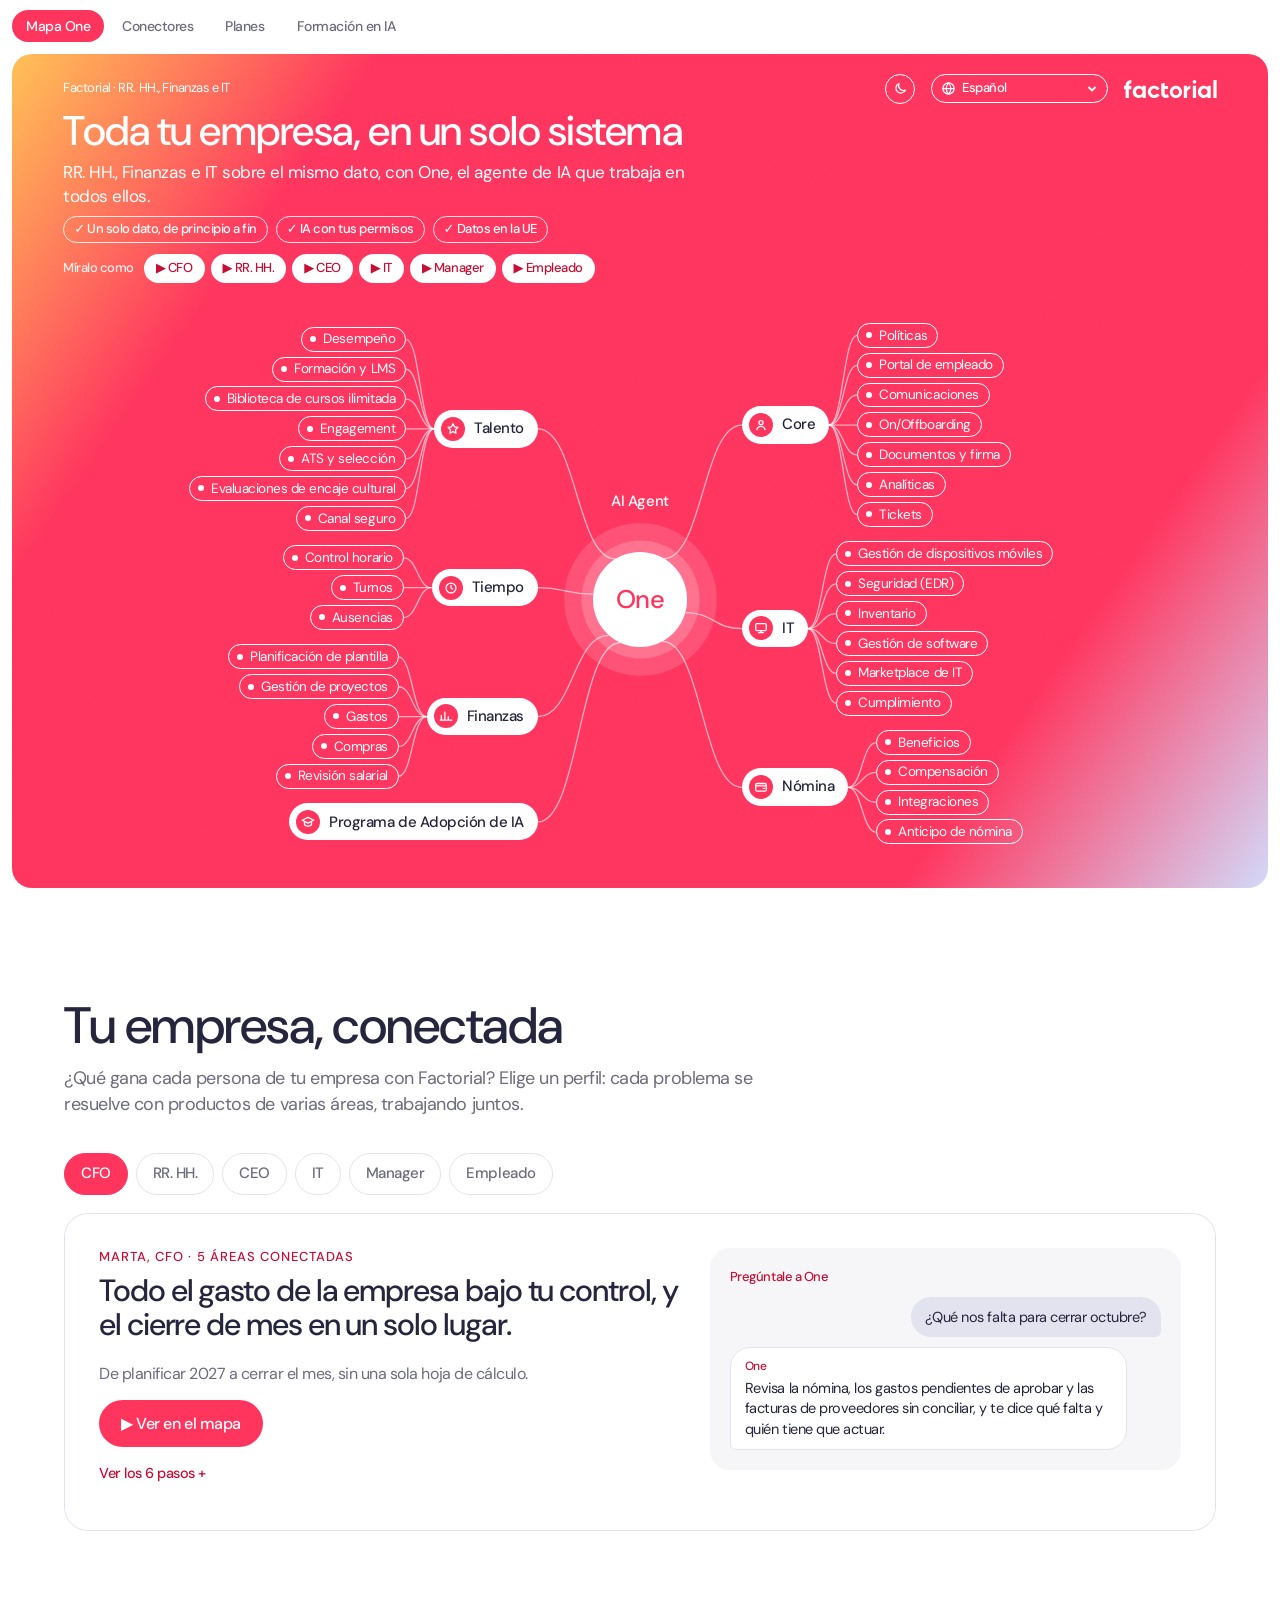
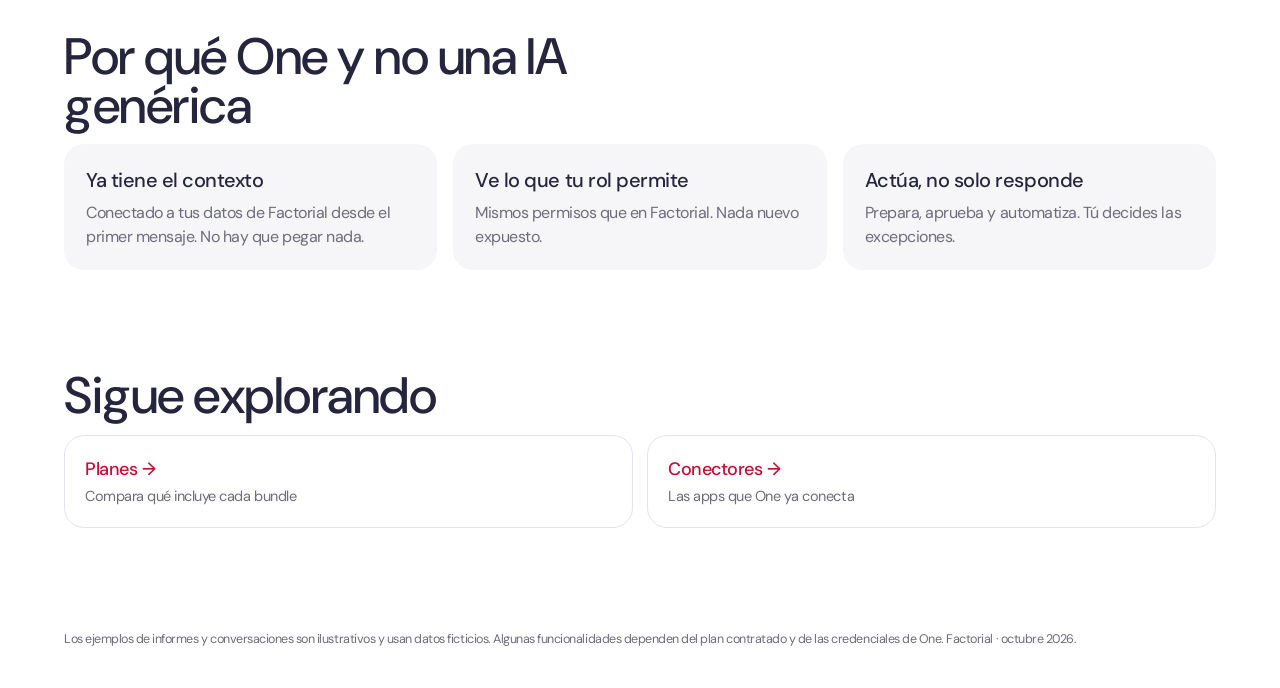
<file: index.html>
<!doctype html>
<html lang="es">
<head>
<meta charset="utf-8">
<meta name="viewport" content="width=device-width, initial-scale=1, viewport-fit=cover">
<title>Factorial · Todo conectado con One</title>
<link rel="preconnect" href="https://fonts.googleapis.com">
<link rel="preconnect" href="https://fonts.gstatic.com" crossorigin>
<link href="https://fonts.googleapis.com/css2?family=DM+Sans:opsz,wght@9..40,300;9..40,400;9..40,500;9..40,700&display=swap" rel="stylesheet">
<style>
/* Factorial Brand Refresh (verano 2026): Sunrise para superficies de IA, blanco para el resto.
 * Midnight solo como texto, nunca como fondo. Sin isotipo. Tracking −3% en todo. */
:root{
  --red:#FF355E; --r140:#C60F35; --r40:#FFAEBF; --midnight:#25253D; --m20:#E3E3EF;
  --ink:#25253D; --ink-2:#6C6C7D; --ink-3:#AEAEB8; --ink-50:#F6F6F8;
  --line:#E3E3EF; --panel:#FFFFFF;
  --sunrise:linear-gradient(125deg, #FFC155 0%, #FF355E 20%, #FF355E 80%, #D2D9F9 100%);
  --grain:url("data:image/svg+xml,%3Csvg xmlns='http://www.w3.org/2000/svg'%3E%3Cfilter id='n'%3E%3CfeTurbulence type='fractalNoise' baseFrequency='0.8' numOctaves='4' stitchTiles='stitch'/%3E%3CfeColorMatrix type='saturate' values='0'/%3E%3C/filter%3E%3Crect width='100%25' height='100%25' filter='url(%23n)'/%3E%3C/svg%3E");
  --font:'DM Sans', ui-sans-serif, system-ui, -apple-system, 'Segoe UI', Roboto, sans-serif;
  --ease:cubic-bezier(.2,.8,.2,1);
  color-scheme: light;
  box-sizing:border-box;
  padding-top:env(safe-area-inset-top,0px); padding-bottom:env(safe-area-inset-bottom,0px);
}
html{scroll-padding-top:env(safe-area-inset-top,0px);background:#fff}
*,*::before,*::after{box-sizing:inherit}
body{margin:0;background:#fff;color:var(--ink);font-family:var(--font);font-size:16px;line-height:1.45;letter-spacing:-0.03em;-webkit-font-smoothing:antialiased}
button,select{font:inherit;color:inherit;letter-spacing:inherit}
:focus-visible{outline:3px solid rgba(255,53,94,.25);outline-offset:2px}
.sunrise :focus-visible{outline-color:rgba(255,255,255,.9)}

/* superficie Sunrise: gradiente 125° + grano al 7% en overlay */
.sunrise{position:relative;background:var(--sunrise);color:#fff;isolation:isolate}
.sunrise::before{content:"";position:absolute;inset:0;background-image:var(--grain);opacity:.07;mix-blend-mode:overlay;pointer-events:none;z-index:-1}

/* ---------- HERO / MAP ---------- */
/* el mapa es una tarjeta Sunrise enmarcada en blanco, igual que el cierre: sin corte recto */
.hero{--frame:12px;margin:var(--frame);border-radius:20px;min-height:calc(100vh - 2 * var(--frame) - 42px);overflow:hidden}
.scrollcue{position:absolute;left:50%;bottom:14px;transform:translateX(-50%);z-index:3;display:flex;flex-direction:column;align-items:center;gap:4px;color:#fff;text-decoration:none;font-size:13px;font-weight:500;transition:opacity .2s var(--ease)}
.scrollcue .ar{width:38px;height:38px;border-radius:50%;border:1.5px solid #fff;display:grid;place-items:center}
.scrollcue:hover .ar{background:rgba(255,255,255,.2)}
.scrollcue.gone,.hero.open .scrollcue{opacity:0;pointer-events:none}
.hero-inner{display:grid;grid-template-columns:minmax(0,1fr) 0px;transition:grid-template-columns .2s var(--ease);min-height:calc(100vh - 2 * var(--frame))}
.hero.open .hero-inner{grid-template-columns:minmax(0,1fr) min(440px,40vw)}
.mapcol{display:flex;flex-direction:column;padding:28px clamp(20px,4vw,56px) 28px;min-width:0}
.top{display:flex;justify-content:space-between;align-items:center;gap:16px}
.top small{font-size:13px;font-weight:400}
.logo{height:18px;width:auto;color:#fff;display:block}
.topr{display:flex;align-items:center;gap:16px}
.lang{position:relative;display:inline-flex;align-items:center;gap:6px;border:1px solid #fff;border-radius:999px;padding:4px 10px 4px 9px;color:#fff;cursor:pointer}
.lang:hover,.lang:focus-within{background:rgba(255,255,255,.2)}
.lang select{appearance:none;-webkit-appearance:none;border:0;background:transparent;color:#fff;font-size:13px;font-weight:500;padding:0 14px 0 0;margin-right:-14px;cursor:pointer;outline:none}
.lang select option{color:var(--midnight);background:#fff}
.lang .chev{pointer-events:none}
h1{font-weight:500;font-size:clamp(36px,4.6vw,66px);line-height:.95;margin:14px 0 12px;color:#fff}
.sub{max-width:62ch;font-size:clamp(16px,1.3vw,18px);margin:0 0 4px}
.hint{font-size:15px;margin:0}

.stage{position:relative;flex:1;display:grid;grid-template-columns:minmax(0,1fr) auto minmax(0,1fr);align-items:center;gap:clamp(10px,2vw,40px);padding:18px 0 4px;min-height:540px}
.stage svg.wires{position:absolute;inset:0;width:100%;height:100%;pointer-events:none;overflow:visible;z-index:3} /* por encima del halo de One: las líneas llegan visibles hasta el círculo */
.wires path{fill:none;stroke:rgba(255,255,255,.6);stroke-width:1.3;transition:opacity .2s var(--ease)}
.wires .flow{stroke:#fff;stroke-width:2;opacity:1}
.stage.focus .wires .base{opacity:.22}
.col{display:flex;flex-direction:column;gap:clamp(12px,2.4vh,30px);position:relative;z-index:1}
.group{display:flex;align-items:center;gap:clamp(14px,2.2vw,40px)}
.col.left .group{justify-content:flex-end}
.col.right .group{flex-direction:row-reverse;justify-content:flex-end}
.mods{display:flex;flex-direction:column;gap:5px}
.col.left .mods{align-items:flex-end}
.col.right .mods{align-items:flex-start}

.pill{appearance:none;border:1px solid #fff;background:transparent;color:#fff;border-radius:999px;padding:3px 11px 3px 9px;font-size:clamp(12.5px,.95vw,14px);line-height:1.3;cursor:pointer;display:inline-flex;align-items:center;gap:7px;white-space:nowrap;transition:background .2s var(--ease),color .2s var(--ease),opacity .2s var(--ease),box-shadow .2s var(--ease)}
.pill::before{content:"";width:6px;height:6px;border-radius:50%;background:currentColor;flex:none}
.pill:hover{background:rgba(255,255,255,.2)}
.hubbtn{appearance:none;border:0;background:#fff;color:var(--midnight);border-radius:999px;padding:7px 16px 7px 8px;font-size:15px;font-weight:500;display:inline-flex;align-items:center;gap:9px;cursor:pointer;white-space:nowrap;transition:opacity .2s var(--ease),box-shadow .2s var(--ease)}
.hubbtn .ic{width:24px;height:24px;border-radius:50%;background:var(--red);color:#fff;display:grid;place-items:center}
.hubbtn .ic svg{width:14px;height:14px}
.stage.focus .pill:not(.active):not(.linked){opacity:.4}
.stage.focus .hubbtn:not(.active):not(.linked){opacity:.45}
.pill.linked{background:#fff;color:var(--r140);opacity:1}
.pill.active{background:#fff;color:var(--r140);font-weight:500;box-shadow:0 0 0 3px rgba(255,255,255,.55)}
.hubbtn.active{box-shadow:0 0 0 3px rgba(255,255,255,.55)}

.core{position:relative;z-index:2;display:flex;flex-direction:column;align-items:center;gap:10px}
.onebtn{appearance:none;border:0;cursor:pointer;width:clamp(120px,12vw,168px);aspect-ratio:1;border-radius:50%;padding:0;display:grid;place-items:center;
  background:radial-gradient(circle at 50% 50%, rgba(255,255,255,.3) 0 54%, rgba(255,255,255,.14) 55% 70%, rgba(255,255,255,.06) 71%);transition:transform .2s var(--ease)}
.onebtn .disc{width:62%;aspect-ratio:1;border-radius:50%;background:#fff;color:var(--red);display:grid;place-items:center;font-size:clamp(20px,2vw,30px);font-weight:500;transition:box-shadow .2s var(--ease)}
.onebtn:hover{transform:scale(1.03)}
.onebtn.active .disc{box-shadow:0 0 0 4px rgba(255,255,255,.6)}
.core .onelabel{font-size:15px;font-weight:500}
.core .onelabel{order:-1}
/* módulos que cuelgan de One: mismo aspecto que los botones de área (Finanzas, Nómina…) */
.col .pill.onepill{background:#fff;color:var(--midnight);border:0;padding:7px 16px 7px 8px;font-size:15px;font-weight:500;line-height:normal;gap:9px}
.col .pill.onepill::before{display:none}
.col .pill.onepill:hover,.col .pill.onepill.linked,.col .pill.onepill.active{background:#fff;color:var(--midnight)}
.col .pill.onepill .ic{width:24px;height:24px;border-radius:50%;background:var(--red);color:#fff;display:grid;place-items:center}
.col .pill.onepill .ic svg{width:14px;height:14px}

@media (prefers-reduced-motion: no-preference){
  .wires .flow{stroke-dasharray:6 6;animation:flow 1.2s linear infinite}
  @keyframes flow{to{stroke-dashoffset:-24}}
}

/* ---------- PANEL ---------- */
.panel{position:relative;background:var(--panel);color:var(--ink);overflow:hidden;min-width:0;z-index:2}
.panel-in{position:sticky;top:0;height:calc(100vh - 2 * var(--frame));overflow-y:auto;padding:28px 28px 40px;width:min(440px,40vw)}
.panel[hidden]{display:block}
.hero:not(.open) .panel-in{visibility:hidden}
.p-head{display:flex;justify-content:space-between;align-items:flex-start;gap:12px}
.p-cat{font-size:13px;color:var(--ink-2);margin:0 0 6px}
.p-cat b{color:var(--r140);font-weight:500}
.panel h2{font-size:30px;font-weight:500;line-height:1;margin:0}
.close{appearance:none;border:1px solid var(--line);background:#fff;width:36px;height:36px;border-radius:50%;cursor:pointer;display:grid;place-items:center;flex:none}
.close:hover{background:var(--ink-50)}
.lead{font-size:17px;line-height:1.4;margin:14px 0 22px}
.panel h3{font-size:13px;font-weight:500;color:var(--ink-2);margin:26px 0 10px}
.vals{list-style:none;margin:0;padding:0;display:grid;gap:10px}
.vals li{position:relative;padding-left:20px;font-size:15px;line-height:1.42}
.vals li::before{content:"";position:absolute;left:0;top:.48em;width:9px;height:9px;border-radius:50%;border:2px solid var(--red)}
.stats{display:grid;grid-template-columns:repeat(auto-fit,minmax(150px,1fr));gap:12px;margin-top:18px}
.stat{border-top:2px solid var(--red);padding-top:8px}
.stat b{display:block;font-size:30px;font-weight:500;line-height:1}
.stat span{font-size:13px;color:var(--ink-2);line-height:1.35;display:block;margin-top:4px}

.chat{display:grid;gap:8px;margin-bottom:12px}
.msg{max-width:92%;padding:10px 14px;border-radius:20px;font-size:14.5px;line-height:1.4}
.msg.u{justify-self:end;background:var(--m20);border-bottom-right-radius:6px}
.msg.o{justify-self:start;background:#fff;border:1px solid var(--line);border-bottom-left-radius:6px}
.msg.o .who{font-size:12px;font-weight:500;color:var(--r140);margin-bottom:3px}
.note{font-size:14.5px;line-height:1.45;background:var(--ink-50);border-radius:20px;padding:12px 16px;margin:0}

.ptag{font-size:19px;font-weight:500;color:var(--r140);margin:10px 0 0;line-height:1.25}
.try{margin:10px 0 0;font-size:14.5px;line-height:1.4;padding:10px 14px;border:1px dashed var(--red);border-radius:20px}
.try span{display:block;font-size:12px;font-weight:500;color:var(--r140);margin-bottom:2px}
.modlist{display:grid;gap:6px}
.modlist button{appearance:none;text-align:left;background:#fff;border:1px solid var(--line);border-radius:20px;padding:10px 14px;cursor:pointer;display:grid;gap:2px;transition:border-color .15s var(--ease),background .15s var(--ease)}
.modlist button:hover{border-color:var(--red);background:var(--ink-50)}
.modlist b{font-size:14.5px;font-weight:500}
.modlist span{font-size:13px;color:var(--ink-2);line-height:1.35}
.chips{display:flex;flex-wrap:wrap;gap:6px}
.chip{appearance:none;border:1px solid var(--line);background:#fff;border-radius:999px;padding:5px 11px;font-size:13.5px;cursor:pointer;transition:background .15s var(--ease),border-color .15s var(--ease)}
.chip:hover{background:var(--ink-50);border-color:var(--red)}
.why{font-size:14.5px;color:var(--ink-2);margin:10px 0 0}
.soon{list-style:none;margin:0;padding:0;display:grid;gap:8px}
.soon li{font-size:14px;padding-left:14px;border-left:2px solid var(--ink-3)}
.disc-note{font-size:12.5px;color:var(--ink-2);margin-top:8px}

/* analytics bits */
.dash{display:grid;gap:12px}
.card{border:1px solid var(--line);border-radius:20px;padding:14px 16px 12px}
.card .ct{font-size:14px;font-weight:500;margin:0 0 2px}
.card .cs{font-size:12px;color:var(--ink-2);margin:0 0 8px}
.card svg{width:100%;height:auto;display:block}
.legend{display:flex;gap:12px;font-size:11.5px;color:var(--ink-2);margin-top:4px}
.legend i{display:inline-block;width:10px;height:3px;border-radius:2px;margin-right:5px;vertical-align:middle}
.rt{list-style:none;margin:0;padding:0;border:1px solid var(--line);border-radius:20px;overflow:hidden}
.rt li{display:grid;grid-template-columns:118px 1fr;gap:10px;padding:10px 16px;border-top:1px solid var(--line);font-size:14px}
.rt li:first-child{border-top:0}
.rt .when{color:var(--r140);font-weight:500;font-size:13px}
.rt .src{display:block;font-size:12px;color:var(--ink-2);margin-top:2px}

/* ---------- SECCIONES (fondo blanco: separación del color) ---------- */
section{padding:clamp(56px,8vw,104px) clamp(20px,5vw,80px);max-width:1280px;margin:0 auto}
section + section{padding-top:0}
section h2.st{font-weight:500;font-size:clamp(32px,4vw,52px);line-height:.95;margin:0 0 14px;max-width:18ch;color:var(--midnight)}
section p.sl{font-size:18px;color:var(--ink-2);max-width:60ch;margin:0 0 36px}
.stories{display:grid;grid-template-columns:repeat(auto-fit,minmax(260px,1fr));gap:20px}
.story,.tier{background:#fff;border:1px solid var(--line);border-radius:20px}
.story{padding:22px}
.story h3{font-size:20px;font-weight:500;margin:0 0 4px}
.story p{margin:0 0 16px;color:var(--ink-2);font-size:14.5px}
.chain{list-style:none;margin:0;padding:0;display:grid;gap:0;counter-reset:s}
.chain li{position:relative;padding:0 0 12px 30px;counter-increment:s}
.chain li::before{content:counter(s);position:absolute;left:0;top:2px;width:20px;height:20px;border-radius:50%;border:1.5px solid var(--red);background:#fff;color:var(--r140);font-size:11px;display:grid;place-items:center;font-weight:500}
.chain li::after{content:"";position:absolute;left:9.5px;top:24px;bottom:2px;width:1px;background:var(--line)}
.chain li:last-child{padding-bottom:0}
.chain li:last-child::after{display:none}
.chain small{display:block;font-size:13px;color:var(--ink-2);line-height:1.35;margin-top:2px}
.chain button{appearance:none;border:0;background:none;padding:0;font-size:15px;cursor:pointer;text-align:left;color:var(--ink);border-bottom:1px solid transparent}
.chain button:hover{border-bottom-color:var(--red)}

.cmp{width:100%;border-collapse:collapse;font-size:15px}
.cmpwrap{overflow-x:auto}
.cmp th,.cmp td{text-align:left;padding:14px 16px;border-top:1px solid var(--line);vertical-align:top}
.cmp thead th{border-top:0;font-size:13px;font-weight:500;color:var(--ink-2)}
.cmp thead th:last-child{color:var(--r140)}
.cmp td:first-child{font-weight:500;width:18%}
.cmp td:nth-child(2){color:var(--ink-2);width:36%}

.facts{display:grid;grid-template-columns:repeat(auto-fit,minmax(180px,1fr));gap:16px}
.facts div{border-top:2px solid var(--red);padding-top:10px}
.facts b{display:block;font-size:clamp(30px,3vw,40px);font-weight:500;line-height:1}
.facts span{display:block;font-size:14.5px;color:var(--ink-2);margin-top:6px}
.sec{margin-top:44px;padding-top:32px;border-top:1px solid var(--line)}
.sec h3{font-size:clamp(24px,2.4vw,30px);font-weight:500;line-height:1;margin:0 0 20px}
.certs{display:grid;grid-template-columns:repeat(auto-fit,minmax(220px,1fr));gap:14px}
.certs div{border:1px solid var(--line);border-radius:20px;padding:18px 20px;display:grid;gap:4px}
.certs .ic{width:36px;height:36px;border-radius:50%;background:var(--ink-50);color:var(--red);display:grid;place-items:center;margin-bottom:6px}
.certs b{font-size:18px;font-weight:500}
.certs span:not(.ic){font-size:14px;color:var(--ink-2);line-height:1.4}
.secl{list-style:none;margin:22px 0 0;padding:0;display:grid;grid-template-columns:repeat(auto-fit,minmax(300px,1fr));gap:10px 32px}
.secl li{position:relative;padding-left:20px;font-size:15px;line-height:1.45}
.secl li::before{content:"";position:absolute;left:0;top:.5em;width:9px;height:9px;border-radius:50%;border:2px solid var(--red)}
.factnote{font-size:14px;color:var(--ink-2);margin:24px 0 0}
.road{display:grid;grid-template-columns:repeat(auto-fit,minmax(220px,1fr));gap:16px}
.road div{border-top:2px solid var(--line);padding-top:12px}
.road b{display:block;font-weight:500;font-size:16px;margin-bottom:4px}
.road span{font-size:12px;font-weight:500;color:var(--r140);border:1px solid var(--red);border-radius:999px;padding:1px 9px;display:inline-block;margin-bottom:8px}
.road p{margin:0;font-size:14.5px;color:var(--ink-2)}
.road .more{border-top-style:dashed}
.road .more b{font-size:22px}

.eyebrow{font-size:15px;font-weight:300;margin:0 0 12px;color:var(--ink-3)}
.tiers{display:grid;grid-template-columns:repeat(4,minmax(0,1fr));gap:14px}
@media (max-width:980px){ .tiers{grid-template-columns:repeat(2,minmax(0,1fr))} }
@media (max-width:560px){ .tiers{grid-template-columns:1fr} }
.tier{padding:22px 20px;display:flex;flex-direction:column;gap:10px}
.tier .tn{display:flex;align-items:center;justify-content:space-between;gap:10px}
.tier .tn b{font-size:30px;font-weight:500;line-height:1}
.tier .tn span{font-size:12px;font-weight:500;padding:2px 10px;border-radius:999px;border:1px solid var(--red);color:var(--r140)}
.tier .usage{margin:0 0 4px;font-size:14px;line-height:1.4;color:var(--ink-2)}
.tier .usage b{color:var(--ink);font-weight:500}
.tier h4{margin:6px 0 0;font-size:13px;font-weight:500;color:var(--ink-2)}
.who{display:flex;flex-wrap:wrap;gap:6px}
.who i{font-style:normal;font-size:13px;font-weight:500;padding:3px 10px;border-radius:999px;border:1px solid var(--red);color:var(--r140)}
.tier ul{list-style:none;margin:0;padding:0;display:grid;gap:8px}
.tier li{position:relative;padding-left:18px;font-size:14px;line-height:1.4}
.tier li::before{content:"";position:absolute;left:0;top:.5em;width:8px;height:8px;border-radius:50%;border:2px solid var(--red)}
.props{display:grid;grid-template-columns:repeat(auto-fit,minmax(280px,1fr));gap:16px 40px;margin-top:36px}
.prop{display:flex;gap:14px;align-items:flex-start}
.prop .pic{flex:none;width:44px;height:44px;border-radius:50%;background:var(--ink-50);color:var(--red);display:grid;place-items:center}
.prop b{display:block;font-size:18px;font-weight:500;margin:2px 0 4px}
.prop p{margin:0;font-size:14.5px;line-height:1.45;color:var(--ink-2)}
.flexmix{margin:28px 0 0;background:var(--ink-50);border-radius:20px;padding:18px 22px;font-size:15.5px;line-height:1.45}
.flexmix b{color:var(--r140);font-weight:500}

/* cierre: superficie Sunrise con texto blanco y CTA en píldora blanca */
.cta{border-radius:20px;padding:clamp(28px,5vw,56px);display:grid;grid-template-columns:minmax(0,1.4fr) minmax(0,1fr);gap:28px;align-items:end;overflow:hidden}
.cta h2{font-weight:500;font-size:clamp(30px,3.6vw,48px);line-height:1;margin:0;color:#fff}
.cta p{margin:0;font-size:18px}
.ctaside{display:grid;gap:22px}
.ctaact{display:flex;flex-wrap:wrap;align-items:center;gap:12px 16px;padding-top:20px;border-top:1px solid rgba(255,255,255,.5)}
.ctaact p{font-size:16px}
.btn{display:inline-flex;align-items:center;gap:8px;background:#fff;color:var(--red);text-decoration:none;font-size:17px;font-weight:400;padding:12px 22px;border-radius:999px;transition:color .2s var(--ease)}
.btn:hover{color:var(--r140)}
footer{padding:0 clamp(20px,5vw,80px) 40px;max-width:1280px;margin:0 auto;font-size:12.5px;color:var(--ink-2)}

/* ---------- NAVEGADOR DE SECCIONES (aparece al salir del mapa) ---------- */
.secnav{position:fixed;z-index:15;opacity:0;pointer-events:none;transition:opacity .2s var(--ease)}
.secnav.on{opacity:1;pointer-events:auto}
.secnav a{display:flex;align-items:center;text-decoration:none;color:var(--ink-2);font-size:13px}
.secnav a:hover{color:var(--midnight)}
.secnav a.cur{color:var(--midnight);font-weight:500}
@media (min-width:861px){
  .secnav{right:14px;top:50%;transform:translateY(-50%);display:grid;gap:4px;background:#fff;border-radius:20px;padding:10px 12px}
  .secnav a{flex-direction:row-reverse;justify-content:flex-start;gap:10px;padding:4px 2px}
  .secnav .dot{width:8px;height:8px;border-radius:50%;background:var(--ink-3);flex:none;transition:transform .2s var(--ease),background .2s var(--ease)}
  .secnav a.cur .dot{background:var(--red);transform:scale(1.35)}
  .secnav .lb{max-width:0;overflow:hidden;white-space:nowrap;transition:max-width .2s var(--ease)}
  .secnav:hover .lb,.secnav:focus-within .lb{max-width:160px}
}
@media (max-width:860px){
  .secnav{top:0;left:0;right:0;display:flex;gap:6px;overflow-x:auto;background:#fff;border-bottom:1px solid var(--line);padding:10px 16px;scrollbar-width:none}
  .secnav::-webkit-scrollbar{display:none}
  .secnav .dot{display:none}
  .secnav a{flex:none;border:1px solid var(--line);border-radius:999px;padding:5px 12px;white-space:nowrap}
  .secnav a.cur{background:var(--red);border-color:var(--red);color:#fff}
  section{scroll-margin-top:60px}
}

/* ---------- RESPONSIVE ---------- */
@media (max-width:1100px){
  .hero.open .hero-inner{grid-template-columns:minmax(0,1fr) 0px}
  .panel{position:fixed;inset:0 0 0 auto;width:min(460px,100vw);z-index:20;transform:translateX(100%);transition:transform .2s var(--ease);box-shadow:0 8px 24px rgba(37,37,61,.10)}
  .hero.open .panel{transform:none}
  .panel-in{width:100%;height:100vh}
  .scrim{position:fixed;inset:0;background:rgba(37,37,61,.5);z-index:19;opacity:0;pointer-events:none;transition:opacity .2s var(--ease)}
  .hero.open .scrim{opacity:1;pointer-events:auto}
}
@media (max-width:860px){
  .hero{--frame:8px}
  .stage{grid-template-columns:1fr;gap:28px}
  .stage svg.wires{display:none}
  .core{order:-1;display:grid;grid-template-columns:auto 1fr;align-items:center;justify-items:start}
  .core .onelabel{order:0}
  .onebtn{width:96px}
  .col{gap:24px}
  .group,.col.right .group{flex-direction:column;align-items:flex-start;gap:10px}
  .col.left .group,.col.right .group{flex-direction:column-reverse}
  .mods,.col.left .mods,.col.right .mods{flex-direction:row;flex-wrap:wrap;align-items:flex-start}
  .cta{grid-template-columns:1fr}
}
@media (min-width:1101px){ .scrim{display:none} }

/* ---------- CONECTORES (enlace a /connectors) ---------- */
.conn{display:flex;flex-wrap:wrap;gap:18px 28px;align-items:center;justify-content:space-between;background:var(--ink-50);border-radius:20px;padding:22px 24px}
.apps{display:flex;flex-wrap:wrap;gap:8px;min-width:0}
.apps span{background:var(--panel);border:1px solid var(--line);border-radius:999px;padding:5px 12px;font-size:14px}
.connact{display:flex;flex-wrap:wrap;align-items:center;gap:8px 14px}
.btn2{display:inline-flex;align-items:center;gap:8px;background:var(--red);color:#fff;text-decoration:none;font-size:16px;padding:11px 20px;border-radius:999px;transition:background .2s var(--ease)}
.btn2:hover{background:var(--r140)}
.cnote{font-size:13px;color:var(--ink-2)}
.golink{display:inline-flex;align-items:center;gap:6px;margin-top:24px;color:var(--r140);font-weight:500;text-decoration:none;font-size:15px}
.golink:hover{text-decoration:underline}
/* botón de modo noche, junto al idioma */
.thm{appearance:none;border:1px solid #fff;background:transparent;color:#fff;border-radius:999px;width:30px;height:30px;display:grid;place-items:center;cursor:pointer;padding:0}
.thm:hover{background:rgba(255,255,255,.2)}
/* versión partners (?for=partner): sin «Solicita una demo», que lleva a venta directa */
.partner .ctaact .btn{display:none}

/* vídeo del changelog dentro del panel del módulo */
.pvideo{display:block;width:100%;aspect-ratio:16/9;border-radius:14px;border:1px solid var(--line);background:#000;object-fit:contain}
/* ---------- MENÚ DEL SITIO ---------- */
.sitebar{display:flex;align-items:center;gap:4px;padding:10px 12px 0;overflow-x:auto;scrollbar-width:none;-webkit-overflow-scrolling:touch}
.sitebar::-webkit-scrollbar{display:none}
.sitebar a{flex:none;font-size:14px;font-weight:500;line-height:1;color:var(--sb-ink,#6C6C7D);text-decoration:none;padding:9px 14px;border-radius:999px;white-space:nowrap;transition:background .15s,color .15s}
.sitebar a:hover{background:var(--sb-hover,#F6F6F8);color:var(--sb-ink-strong,#25253D)}
.sitebar a[aria-current="page"]{background:#FF355E;color:#fff}
:root[data-theme="dark"]{--sb-ink:#B4B4C2;--sb-hover:#24243C;--sb-ink-strong:#F1F1F5}
/* ---------- MODO NOCHE ---------- */
:root[data-theme="dark"]{--ink:#F1F1F5;--ink-2:#B4B4C2;--ink-3:#8F8FA0;--ink-50:#24243C;--line:#36364F;--panel:#1C1C31;--m20:#36364F;color-scheme:dark}
:root[data-theme="dark"],:root[data-theme="dark"] body{background:#13131F}
:root[data-theme="dark"] .close,:root[data-theme="dark"] .msg.o,:root[data-theme="dark"] .modlist button,:root[data-theme="dark"] .chip,
:root[data-theme="dark"] .story,:root[data-theme="dark"] .tier,:root[data-theme="dark"] .chain li::before,:root[data-theme="dark"] .secnav{background:var(--panel)}
:root[data-theme="dark"] section h2.st,:root[data-theme="dark"] .secnav a:hover,:root[data-theme="dark"] .secnav a.cur{color:var(--ink)}
:root[data-theme="dark"] .chain li::before,:root[data-theme="dark"] .golink{color:var(--r40)}
@media (max-width:860px){ :root[data-theme="dark"] .secnav a.cur{color:#fff} }
/* rojo oscuro como texto sobre fondo oscuro: se aclara; sobre blanco (burbujas del mapa) se mantiene */
:root[data-theme="dark"]{--r140:#FF8FA6}
:root[data-theme="dark"] .pill.linked,:root[data-theme="dark"] .pill.active{color:#C60F35}
:root[data-theme="dark"] .btn2:hover{background:#C60F35}
:root[data-theme="dark"] .btn:hover{color:#C60F35}
@media (max-width:520px){ .topr{gap:10px} }
</style>
<script>/* modo noche: ?theme=dark o la última elección (compartida con /connectors) */
(function(){var t=new URLSearchParams(location.search).get("theme");try{if(t!=="dark"&&t!=="light")t=localStorage.getItem("onemap-theme")}catch(e){}if(t==="dark")document.documentElement.setAttribute("data-theme","dark")})();</script>
<link rel="stylesheet" href="mock.css">
</head>
<body>
<nav class="sitebar" id="sitebar" aria-label="Factorial One"><a href="index.html" data-page="index.html" aria-current="page"><span data-i18n="sbMap">Mapa One</span></a><a href="connectors/index.html" data-page="connectors/index.html"><span data-i18n="sbConn">Conectores</span></a><a href="plans/index.html" data-page="plans/index.html"><span data-i18n="sbPlans">Planes</span></a><a href="campus/index.html" data-campus><span>Formación en IA</span></a></nav>
<div class="hero sunrise" id="hero">
  <div class="hero-inner">
    <div class="mapcol">
      <div class="top">
        <small data-i18n="allin">All in One</small>
        <div class="topr"><button class="thm" id="themeBtn" type="button" aria-pressed="false" aria-label="Modo noche" data-i18n-aria="themeAria"><svg width="15" height="15" viewBox="0 0 24 24" fill="none" stroke="currentColor" stroke-width="2" stroke-linecap="round" stroke-linejoin="round" aria-hidden="true"><path d="M20 14.5A8 8 0 0 1 9.5 4a8 8 0 1 0 10.5 10.5z"/></svg></button><label class="lang"><svg width="15" height="15" viewBox="0 0 24 24" fill="none" stroke="currentColor" stroke-width="2" stroke-linecap="round" aria-hidden="true"><circle cx="12" cy="12" r="9"/><path d="M3 12h18M12 3c2.5 2.7 3.8 5.7 3.8 9s-1.3 6.3-3.8 9c-2.5-2.7-3.8-5.7-3.8-9S9.5 5.7 12 3z"/></svg><select id="langSel" aria-label="Idioma / Language"><option value="es">Español</option><option value="en">English</option><option value="de">Deutsch</option><option value="pt">Português (Portugal)</option><option value="pt-br">Português (Brasil)</option><option value="fr">Français</option><option value="it">Italiano</option><option value="pl">Polski</option></select><svg class="chev" width="10" height="10" viewBox="0 0 10 10" fill="none" stroke="currentColor" stroke-width="1.8" stroke-linecap="round" aria-hidden="true"><path d="M2 3.5l3 3 3-3"/></svg></label><span aria-label="Factorial"><svg class="logo" viewBox="0 0 2029 394" xmlns="http://www.w3.org/2000/svg" aria-hidden="true"><path d="M2028.08 393.654H1956.77V1.6044e-05H2028.08V393.654Z" fill="currentColor"></path><path d="M1828.62 159.43V128.269H1898.82V393.654H1828.62V354.641C1809.14 379.51 1781.17 391.946 1745.91 391.946C1712.32 391.946 1677.58 379 1653.4 353.108C1629.55 326.875 1618.01 295.228 1618.01 257.413C1618.01 219.938 1629.55 187.706 1653.4 161.474C1677.58 135.241 1710.63 123.846 1744.22 123.846C1779.48 123.846 1809.14 134.56 1828.62 159.43ZM1708.12 309.16C1721.22 322.446 1737.84 329.09 1758 329.09C1778.15 329.09 1794.78 322.446 1807.88 309.16C1821.31 295.532 1828.62 278.158 1828.62 257.035C1828.62 235.913 1821.31 218.708 1807.88 205.422C1794.78 191.795 1778.15 184.981 1758 184.981C1737.84 184.981 1721.22 191.795 1708.12 205.422C1695.02 218.708 1688.21 235.913 1688.21 257.035C1688.21 278.158 1695.02 295.532 1708.12 309.16Z" fill="currentColor"></path><path d="M1381.48 128.269V175.313C1387.28 158.945 1401.74 143.727 1409.95 138.224C1417.55 133.132 1435 123.846 1453.09 123.846V195.564C1432.96 192.778 1418.32 201.71 1403.81 212.926C1388.43 224.813 1381.77 241.657 1381.77 266.732V393.654H1310.45V128.269H1381.48Z" fill="currentColor"></path><path d="M660.607 393.654C621.768 393.654 589.288 380.708 563.167 354.818C537.389 328.927 521.507 297.765 521.507 259.61C521.507 221.456 537.389 188.573 563.167 162.682C589.288 136.791 621.768 123.846 660.607 123.846C685.697 123.846 708.553 129.808 729.175 141.731C749.797 153.654 768.346 169.666 779.001 189.765L718.864 222.98C713.708 212.419 705.803 204.073 695.149 197.941C684.838 191.809 673.152 188.743 660.091 188.743C640.156 188.743 623.659 195.386 610.598 208.672C597.537 221.617 589.777 238.31 589.777 258.75C589.777 278.509 597.537 295.201 610.598 308.828C623.659 321.773 640.156 328.246 660.091 328.246C673.495 328.246 685.353 325.35 695.664 319.559C706.319 313.427 717.135 305.081 722.29 294.52L780.032 327.224C768.69 347.664 752.536 363.845 731.57 375.769C710.948 387.692 685.353 393.654 660.607 393.654Z" fill="currentColor"></path><path d="M405.617 159.657V128.269H476.934V393.653H405.617V356.111C385.826 381.14 357.419 393.654 321.591 393.654C287.47 393.654 252.182 380.625 227.615 354.569C203.389 328.169 191.665 296.32 191.665 258.264C191.665 220.55 203.389 188.113 227.615 161.714C252.182 135.314 285.753 123.846 319.874 123.846C355.702 123.846 385.826 134.628 405.617 159.657ZM283.205 310.34C296.512 323.712 313.402 330.397 333.875 330.397C354.348 330.397 371.238 323.712 384.545 310.34C398.193 296.626 405.617 279.141 405.617 257.884C405.617 236.627 398.193 219.313 384.545 205.942C371.238 192.228 354.348 185.37 333.875 185.37C313.402 185.37 296.512 192.228 283.205 205.942C269.897 219.313 262.982 236.627 262.982 257.884C262.982 279.141 269.897 296.626 283.205 310.34Z" fill="currentColor"></path><path d="M160.464 0.236596V71.8069C124.295 69.3753 107.179 89.6759 107.179 121.635V128.269H160.464V200.037H106.976V393.654H35.6586V200.037H0V128.269H35.6585V121.635C35.6585 84.4653 51.2199 52.3431 71.3516 33.5848C91.8244 14.479 120.883 -2.19503 160.464 0.236596Z" fill="currentColor"></path><path d="M1577.89 393.654H1506.58V128.269H1577.89V393.654Z" fill="currentColor"></path><path d="M1582.35 39.8077C1582.35 61.7929 1564.39 79.6154 1542.24 79.6154C1520.08 79.6154 1502.12 61.7929 1502.12 39.8077C1502.12 17.8225 1520.08 1.6044e-05 1542.24 1.6044e-05C1564.39 1.6044e-05 1582.35 17.8225 1582.35 39.8077Z" fill="currentColor"></path><path fill-rule="evenodd" clip-rule="evenodd" d="M1136.62 393.654C1210.47 393.654 1270.34 334.245 1270.34 260.961C1270.34 187.678 1210.47 128.269 1136.62 128.269C1062.77 128.269 1002.9 187.678 1002.9 260.961C1002.9 334.245 1062.77 393.654 1136.62 393.654ZM1136.62 329.519C1174.77 329.519 1205.71 298.825 1205.71 260.961C1205.71 223.098 1174.77 192.404 1136.62 192.404C1098.46 192.404 1067.53 223.098 1067.53 260.961C1067.53 298.825 1098.46 329.519 1136.62 329.519Z" fill="currentColor"></path><path d="M815.691 283.176V84.5279L890.041 61.9231V128.689H963.461V198.312H890.041C890.041 222.424 889.111 262.562 889.111 281.369C889.111 311.208 907.597 323.529 926.146 323.529C944.694 323.529 961.271 312.616 961.271 312.616L985.069 374.848C985.069 374.848 932.739 407.462 880.675 386.79C828.61 366.118 815.691 326.49 815.691 283.176Z" fill="currentColor"></path></svg></span></div>
      </div>
      <h1 data-i18n="h1">One ya conoce tu empresa</h1>
      <p class="sub" data-i18n="sub">Todos los módulos de Factorial comparten el mismo dato. One trabaja encima de todos ellos, con tus permisos y tus políticas.</p>
      <p class="hint" data-i18n="hint">Toca cualquier burbuja para ver qué aporta, qué hace One con ella y con qué se conecta.</p>
      <div class="stage" id="stage">
        <svg class="wires" id="wires" aria-hidden="true"></svg>
        <div class="col left" id="colL"></div>
        <div class="core">
          <button class="onebtn" id="oneBtn" aria-label="Ver qué es One" data-i18n-aria="oneAria"><span class="disc">One</span></button>
          <span class="onelabel">AI Agent</span>
        </div>
        <div class="col right" id="colR"></div>
      </div>
    </div>
    <aside class="panel" id="panel" aria-live="polite" aria-label="Detalle del módulo" data-i18n-aria="panelAria">
      <div class="panel-in" id="panelIn"></div>
    </aside>
  </div>
  <div class="scrim" id="scrim"></div>
  <a class="scrollcue" id="scrollCue" href="#mas" aria-label="Seguir bajando" data-i18n-aria="cueAria"><span data-i18n="cue">Sigue bajando</span><span class="ar"><svg width="16" height="16" viewBox="0 0 16 16" fill="none" stroke="currentColor" stroke-width="2" stroke-linecap="round" stroke-linejoin="round" aria-hidden="true"><path d="M3 6l5 5 5-5"/></svg></span></a>
</div>

<nav class="secnav" id="secnav" aria-label="Secciones" data-i18n-aria="navAria"><a href="#hero" data-sec="hero"><span class="dot"></span><span class="lb" data-i18n="navMap">Mapa</span></a><a href="#mas" data-sec="mas"><span class="dot"></span><span class="lb" data-i18n="navStories">Historias</span></a><a href="#porque" data-sec="porque"><span class="dot"></span><span class="lb" data-i18n="navWhy">IA para empresas</span></a><a href="#conectores" data-sec="conectores"><span class="dot"></span><span class="lb" data-i18n="navConn">Conectores</span></a><a href="#planes" data-sec="planes"><span class="dot"></span><span class="lb" data-i18n="navPlans">Planes One</span></a><a href="#facts" data-sec="facts"><span class="dot"></span><span class="lb" data-i18n="navFacts">Cifras</span></a><a href="#viene" data-sec="viene"><span class="dot"></span><span class="lb" data-i18n="navNext">Lo que viene</span></a></nav>

<section id="mas">
  <h2 class="st" data-i18n="s1t">El mismo dato, de principio a fin</h2>
  <p class="sl" data-i18n="s1d">Cuando cada módulo vive en una herramienta distinta, cada decisión empieza de cero. En Factorial, lo que se captura una vez lo usa el siguiente paso. Toca cualquier paso para abrirlo en el mapa.</p>
  <div class="stories" id="stories"></div>
</section>

<section id="porque">
  <h2 class="st" data-i18n="s2t">Tus equipos ya usan IA. Que sea la tuya.</h2>
  <p class="sl" data-i18n="s2d">Lo que cambia no es la tecnología, es el contexto. Y con datos de personas, la confianza no es negociable.</p>
  <div class="cmpwrap">
  <table class="cmp">
    <thead data-i18n="cmpHead"><tr><th></th><th>IA genérica</th><th>One</th></tr></thead>
    <tbody data-i18n="cmpBody">
      <tr><td>Contexto</td><td>Empieza en blanco cada vez. El contexto lo pegas tú.</td><td>Conectado a tus datos de Factorial y a las herramientas que conectes desde el primer mensaje.</td></tr>
      <tr><td>Permisos</td><td>No sabe quién debe ver qué.</td><td>Cada persona solo ve lo que su rol le permite. Mismos roles, nada nuevo expuesto.</td></tr>
      <tr><td>Cumplimiento</td><td>Sin garantías en la UE.</td><td>Conforme con el RGPD y el Reglamento de IA de la UE, alojado en la UE.</td></tr>
      <tr><td>Fiabilidad</td><td>Se inventa respuestas sin avisar.</td><td>Responde con tus datos y muestra la fuente. Si no lo sabe, lo dice.</td></tr>
      <tr><td>Control</td><td>Coste y acciones opacos.</td><td>Tú decides qué agentes se ejecutan y ves cada acción y lo que ha costado.</td></tr>
    </tbody>
  </table>
  </div>
</section>

<section id="conectores">
  <p class="eyebrow" data-i18n="connE">One · Conectores</p>
  <h2 class="st" data-i18n="connT">Tu empresa no vive en una sola herramienta. One tampoco.</h2>
  <p class="sl" data-i18n="connD">Conecta las apps que tu equipo ya usa, como Slack, HubSpot, Notion o Jira. One las combina con tus datos de Factorial, siempre con los permisos de cada persona.</p>
  <div class="conn">
    <div class="apps" aria-hidden="true"><span>Slack</span><span>HubSpot</span><span>Notion</span><span>Jira</span><span>Stripe</span><span>Canva</span><span>Miro</span><span>DeepL</span><span>Abacum</span><span>Linear</span></div>
    <div class="connact"><a class="btn2 connlink" href="connectors/index.html"><span data-i18n="connBtn">Ver el catálogo de conectores</span><svg width="16" height="16" viewBox="0 0 16 16" fill="none" stroke="currentColor" stroke-width="2" stroke-linecap="round" stroke-linejoin="round" aria-hidden="true"><path d="M3 8h10M9 4l4 4-4 4"/></svg></a><span class="cnote" data-i18n="connNote">Catálogo en inglés</span></div>
  </div>
</section>

<section id="planes">
  <p class="eyebrow" data-i18n="s4e">One · Capacidad personal</p>
  <h2 class="st" data-i18n="s4t">IA para todo el equipo, sin perder el control</h2>
  <p class="sl" data-i18n="s4d">Cada persona tiene su propio uso diario de IA, dentro de los permisos en los que ya confías. Elige una combinación de planes personales según el tipo de perfil.</p>
  <div class="tiers" data-i18n="tiers">
    <div class="tier"><div class="tn"><b>Free</b></div><p class="usage"><b>Incluido en todos los bundles.</b></p><h4>Recomendado para</h4><div class="who"><i>Toda la plantilla</i></div><h4>Qué hace con One</h4><ul><li>Pregunta por políticas, saldos, nóminas y documentos, con la fuente.</li><li>Pide ausencias, gastos y tickets chateando.</li><li>Sigue cada solicitud desde la app.</li></ul></div>
    <div class="tier"><div class="tn"><b>Basic</b></div><p class="usage"><b>x2 de uso vs Free</b><br>Para uso habitual.</p><h4>Recomendado para</h4><div class="who"><i>Toda la plantilla</i><i>Team leaders</i></div><h4>Qué hace con One</h4><ul><li>Todo lo de Free, con el doble de uso diario.</li><li>Para quien usa One a diario en su trabajo.</li></ul></div>
    <div class="tier"><div class="tn"><b>Plus</b></div><p class="usage"><b>x10 de uso vs Basic</b><br>Para flujos de trabajo exigentes.</p><h4>Recomendado para</h4><div class="who"><i>Team leaders</i><i>Managers</i><i>Admins</i></div><h4>Qué hace con One</h4><ul><li>Prepara 1:1 y consulta las analíticas de su equipo.</li><li>Aprueba ausencias, gastos y turnos con el contexto ya reunido.</li></ul></div>
    <div class="tier"><div class="tn"><b>Max</b></div><p class="usage"><b>x35 de uso vs Basic</b><br>Para power users.</p><h4>Recomendado para</h4><div class="who"><i>Managers</i><i>Admins</i><i>Training Manager</i><i>Finance Manager</i></div><h4>Qué hace con One</h4><ul><li>Crea cursos completos, procesa lotes de gastos y construye informes y rutinas.</li><li>Pensado para un uso intensivo de One en su área.</li></ul></div>
  </div>
  <div class="props">
    <div class="prop"><span class="pic"><svg width="22" height="22" viewBox="0 0 24 24" fill="none" stroke="currentColor" stroke-width="2" stroke-linecap="round" stroke-linejoin="round" aria-hidden="true"><rect x="4.5" y="10.5" width="15" height="10" rx="2.5"/><path d="M8 10.5V7.5a4 4 0 0 1 8 0v3"/><circle cx="12" cy="15.5" r="1.2"/></svg></span><div data-i18n="p1"><b>Tus datos, bajo control</b><p>Cada persona solo ve lo que ya podía ver. One sigue exactamente tus permisos de Factorial: mismos roles, mismo acceso, nada nuevo expuesto.</p></div></div>
    <div class="prop"><span class="pic"><svg width="22" height="22" viewBox="0 0 24 24" fill="none" stroke="currentColor" stroke-width="2" stroke-linecap="round" stroke-linejoin="round" aria-hidden="true"><circle cx="12" cy="12" r="8.5"/><path d="M14.8 9.2c-.5-.9-1.6-1.4-2.8-1.4-1.6 0-2.8.9-2.8 2.1 0 2.8 5.8 1.4 5.8 4.2 0 1.2-1.3 2.1-3 2.1-1.3 0-2.4-.6-2.9-1.5M12 6v1.8M12 16.2V18"/></svg></span><div data-i18n="p2"><b>Nadie se pasa del presupuesto</b><p>Cada persona tiene un uso diario según su plan personal. Si lo alcanza, One se pausa hasta el día siguiente. Sin recargas ni costes descontrolados.</p></div></div>
  </div>
  <p class="flexmix" data-i18n="flex"><b>Tú eliges qué plan personal encaja con cada persona.</b> Ejemplo con 100 personas: 5 Max + 15 Plus + 30 Basic + 50 Free.</p>
</section>

<section id="facts"></section>

<section id="viene">
  <h2 class="st" data-i18n="s3t">Lo que viene</h2>
  <p class="sl" data-i18n="s3d">Cada producto se está convirtiendo en un producto de IA. El alcance y las fechas pueden cambiar; te mantendremos al día.</p>
  <div class="road" data-i18n="road">
    <div><span>Próximamente</span><b>1:1 con IA</b><p>One prepara y guía cada 1:1 con el historial completo de la persona.</p></div>
    <div><span>Próximamente</span><b>Cursos gamificados</b><p>Mecánicas de juego dentro de los cursos del LMS.</p></div>
    <div><span>Próximamente</span><b>Objetivos vía MCP</b><p>Factorial se conecta a tus herramientas y actualiza los objetivos con sus datos.</p></div>
    <div><span>Próximamente</span><b>Plantilla: aprobaciones y presupuesto</b><p>Flujos de aprobación estructurados y comparativa de previsto frente a real.</p></div>
    <div><span>Próximamente</span><b>Talent pool sugerido</b><p>Antes de publicar, ves quién de tu base de candidatos ya encaja.</p></div>
    <div><span>Próximamente</span><b>WhatsApp en Recruitment</b><p>Mensajes, aviso previo a la llamada de IA y documentos por WhatsApp.</p></div>
    <div><span>Próximamente</span><b>Inconsistencias de fichaje</b><p>Soluciona todas las incidencias de fichaje de golpe, sin ir una por una.</p></div>
    <div class="more"><span>Próximamente</span><b>Y mucho más</b><p>Cada mes llegan nuevas funcionalidades de IA a todos los productos de Factorial.</p></div>
  </div>
</section>

<footer data-i18n="footer">Los ejemplos de informes y conversaciones son ilustrativos y usan datos ficticios. Algunas funcionalidades dependen del plan contratado y de las credenciales de One. Factorial · octubre 2026.</footer>

<script src="content.js"></script>
<script>
const HUB_ICONS = {
  talento:'<svg viewBox="0 0 24 24" fill="none" stroke="currentColor" stroke-width="2.2" stroke-linecap="round" stroke-linejoin="round"><path d="M12 3l2.6 5.3 5.9.9-4.3 4.1 1 5.8L12 16.4 6.8 19.1l1-5.8L3.5 9.2l5.9-.9z"/></svg>',
  tiempo:'<svg viewBox="0 0 24 24" fill="none" stroke="currentColor" stroke-width="2.2" stroke-linecap="round"><circle cx="12" cy="12" r="8.5"/><path d="M12 7.5V12l3 2"/></svg>',
  finanzas:'<svg viewBox="0 0 24 24" fill="none" stroke="currentColor" stroke-width="2.2" stroke-linecap="round"><path d="M4 19V11M10 19V5M16 19v-6M22 19H2"/></svg>',
  core:'<svg viewBox="0 0 24 24" fill="none" stroke="currentColor" stroke-width="2.2" stroke-linecap="round" stroke-linejoin="round"><circle cx="12" cy="8" r="3.5"/><path d="M5 20c.8-3.6 3.6-5.5 7-5.5s6.2 1.9 7 5.5"/></svg>',
  it:'<svg viewBox="0 0 24 24" fill="none" stroke="currentColor" stroke-width="2.2" stroke-linecap="round" stroke-linejoin="round"><rect x="3" y="4.5" width="18" height="12" rx="2"/><path d="M8 20h8M12 16.5V20"/></svg>',
  nomina:'<svg viewBox="0 0 24 24" fill="none" stroke="currentColor" stroke-width="2.2" stroke-linecap="round" stroke-linejoin="round"><rect x="3" y="6" width="18" height="13" rx="2"/><path d="M3 10h18M16 14.5h2"/></svg>'
};
const LEFT = ["talento","tiempo","finanzas"], RIGHT = ["core","it","nomina"];
const $ = s => document.querySelector(s);
const hero = $('#hero'), stage = $('#stage'), wires = $('#wires'), panelIn = $('#panelIn');
let current = null;

function el(tag, attrs={}, html=''){ const e=document.createElement(tag); for(const k in attrs) e.setAttribute(k, attrs[k]); if(html) e.innerHTML=html; return e; }

function buildMap(){
  for (const [side, list] of [["#colL", LEFT], ["#colR", RIGHT]]) {
    const col = $(side);
    for (const h of list) {
      const g = el('div', {class:'group', 'data-hub':h});
      const mods = el('div', {class:'mods'});
      for (const id of ORDER[h]) {
        const m = M[id];
        const b = el('button', {class:'pill' + (m.special ? ' special':''), 'data-id':id, type:'button'}, m.name);
        b.addEventListener('click', () => select(id));
        mods.appendChild(b);
      }
      const hb = el('button', {class:'hubbtn', 'data-hub-btn':h, type:'button'}, `<span class="ic">${HUB_ICONS[h]}</span>${HUBS[h].name}`);
      hb.addEventListener('click', () => select('hub:'+h));
      g.appendChild(mods); g.appendChild(hb);
      col.appendChild(g);
    }
  }
  $('#oneBtn').addEventListener('click', () => select('one'));
  // módulos que salen directamente de One (ONE_MODS): una fila propia al final de la columna izquierda, como un área más
  for (const id of ONE_MODS) {
    const b = el('button', {class:'pill onepill', 'data-id':id, type:'button'}, `<span class="ic"><svg viewBox="0 0 24 24" fill="none" stroke="currentColor" stroke-width="2.2" stroke-linecap="round" stroke-linejoin="round"><path d="M2 9l10-5 10 5-10 5z"/><path d="M6 11v5c0 1.5 2.7 3 6 3s6-1.5 6-3v-5"/></svg></span><span class="nm">${M[id].name}</span>`);
    b.addEventListener('click', () => select(id));
    const g = el('div', {class:'group onegroup'}); g.appendChild(b); $('#colL').appendChild(g);
  }
}

function rel(node){
  const r = node.getBoundingClientRect(), s = stage.getBoundingClientRect();
  return { l:r.left-s.left, r:r.right-s.left, t:r.top-s.top, b:r.bottom-s.top, cx:(r.left+r.right)/2-s.left, cy:(r.top+r.bottom)/2-s.top, w:r.width };
}
function curve(x1,y1,x2,y2){ const dx=(x2-x1)*0.5; return `M${x1},${y1} C${x1+dx},${y1} ${x2-dx},${y2} ${x2},${y2}`; }
function pillAnchor(id){
  const n = stage.querySelector(`.pill[data-id="${id}"]`); const p = rel(n);
  if (M[id].hub === 'one') return { x: p.r, y: p.cy };
  const left = HUBS[M[id].hub].side === 'left';
  return { x: left ? p.r : p.l, y: p.cy };
}
function drawWires(){
  if (getComputedStyle(wires).display === 'none') return;
  const s = stage.getBoundingClientRect();
  wires.setAttribute('viewBox', `0 0 ${s.width} ${s.height}`);
  const one = rel($('#oneBtn')); const R = rel($('#oneBtn .disc')).w/2;  // radio del círculo blanco: la línea llega hasta One, no se queda en el halo
  let d = '';
  // Cada módulo → su área → One: todos los caminos pasan por One
  const hubIn = {}, hubOut = {};
  for (const h of [...LEFT, ...RIGHT]) {
    const left = HUBS[h].side === 'left';
    const hb = rel(stage.querySelector(`[data-hub-btn="${h}"]`));
    const ex = left ? hb.r : hb.l, ang = Math.atan2(hb.cy-one.cy, ex-one.cx);
    hubIn[h] = { x: left ? hb.l : hb.r, y: hb.cy };
    hubOut[h] = curve(ex,hb.cy, one.cx+Math.cos(ang)*R, one.cy+Math.sin(ang)*R);
    for (const id of ORDER[h].filter(shown)) { const a = pillAnchor(id); d += `<path class="base" d="${curve(a.x,a.y,hubIn[h].x,hubIn[h].y)}"/>`; }
    d += `<path class="base" d="${hubOut[h]}"/>`;
  }
  // módulos de One: misma curva que las áreas, del botón al círculo de One
  const oneLink = id => { const a = pillAnchor(id), ang = Math.atan2(a.y-one.cy, a.x-one.cx); return curve(a.x, a.y, one.cx+Math.cos(ang)*R, one.cy+Math.sin(ang)*R); };
  for (const id of ONE_MODS.filter(shown)) d += `<path class="base" d="${oneLink(id)}"/>`;
  const flowIds = (!current ? [] : current === 'one' ? Object.keys(M)
    : current.startsWith('hub:') ? ORDER[current.slice(4)] : [current, ...M[current].links]).filter(shown);
  const flowHubs = new Set();
  for (const id of flowIds) {
    if (M[id].hub === 'one') { d += `<path class="flow" d="${oneLink(id)}"/>`; continue; }
    const h = M[id].hub, a = pillAnchor(id); flowHubs.add(h);
    d += `<path class="flow" d="${curve(a.x,a.y,hubIn[h].x,hubIn[h].y)}"/>`;
  }
  for (const h of flowHubs) d += `<path class="flow" d="${hubOut[h]}"/>`;
  wires.innerHTML = d;
}

/* ---------- CONTENIDO COMERCIAL (fuente: decks "AI for Business" de cada mercado) ----------
 * HUBX: panel de cada dominio · MODX: viñetas extra y prompt de ejemplo por módulo · FACTS: Factorial en cifras.
 * Cada idioma define su propio contenido; si falta, no se muestra (nunca se cae al español). */
/* idioma: ?lang= o la última elección; español por defecto */
const I18N = { en: EN, de: DE, pt: PT, 'pt-br': BR, fr: FR, it: IT, pl: PL };
const QS = new URLSearchParams(location.search);
/* ?for=partner: versión para partners, sin el botón de demo que lleva a venta directa */
const PARTNER = QS.get('for') === 'partner';
if (PARTNER) document.body.classList.add('partner');
/* ?hide=turnos,marketplace: cada mercado oculta lo que aún no vende (ids de M) */
const HIDE_QS = (QS.get('hide') || '').split(',').map(s => s.trim()).filter(Boolean);
const shown = id => !(HIDE[lang] || []).includes(id) && !HIDE_QS.includes(id);
/* enlace al catálogo de conectores, conservando idioma y versión partner */
function connHref(){ const q = new URLSearchParams(); if (lang !== 'es') q.set('lang', lang); if (PARTNER) q.set('for', 'partner'); const s = q.toString(); return 'connectors/index.html' + (s ? '?' + s : ''); }
const isLang = l => l === 'es' || !!I18N[l];
let lang = (() => {
  const q = new URLSearchParams(location.search).get('lang');
  if (isLang(q)) return q;
  try { const s = localStorage.getItem('onemap-lang'); if (isLang(s)) return s; } catch (e) {}
  return 'es';
})();
const T = () => I18N[lang];  // undefined en español: el contenido base ya está en español
const tm = id => T() ? { ...M[id], ...T().M[id] } : M[id];
const th = k => T() ? { ...HUBS[k], ...T().HUBS[k] } : HUBS[k];
const U = k => (T() ? T().UI : UI_ES)[k];

function chatHTML(list){
  return `<div class="chat">${list.map(c=>`<div class="msg u">${c.q}</div><div class="msg o"><div class="who">One</div>${c.a}</div>`).join('')}</div>`;
}
const QUOTES = { es: ['«','»'], en: ['“','”'], de: ['„','“'], fr: ['« ',' »'], it: ['«','»'], pt: ['«','»'], 'pt-br': ['“','”'], pl: ['„','”'] };
function tryHTML(q){ const [o,c] = QUOTES[lang] || QUOTES.es; return `<p class="try"><span>${U('tryOne')}</span>${o}${q}${c}</p>`; }
function renderFacts(){
  const f = FACTS[lang], s = $('#facts');
  s.hidden = !f; if (!f) return;
  s.innerHTML = `<p class="eyebrow">${f.e}</p><h2 class="st">${f.t}</h2><p class="sl">${f.d}</p>
  <div class="facts">${f.items.map(([n,t])=>`<div><b>${n}</b><span>${t}</span></div>`).join('')}</div><p class="factnote">${f.note}</p>`
  + (f.sec ? `<div class="sec"><h3>${f.sec.t}</h3><div class="certs">${f.sec.certs.map(([n,t])=>`<div><span class="ic"><svg width="20" height="20" viewBox="0 0 24 24" fill="none" stroke="currentColor" stroke-width="2" stroke-linecap="round" stroke-linejoin="round" aria-hidden="true"><path d="M12 3l7.5 3v5.5c0 4.6-3.1 8.2-7.5 9.5-4.4-1.3-7.5-4.9-7.5-9.5V6z"/><path d="M8.8 12.2l2.2 2.2 4.2-4.4"/></svg></span><b>${n}</b><span>${t}</span></div>`).join('')}</div>
  <ul class="secl">${f.sec.items.map(t=>`<li>${t}</li>`).join('')}</ul></div>` : '');
}
/* vídeos del #changelog por módulo (en media/). Para añadir uno: media/<id>.mp4 + media/<id>.jpg y una línea aquí */
// A video can be one file, or { es, en, ... } per language (falls back to en, then es).
const VIDEOS = { ausencias: 'media/ausencias.mp4', beneficios: 'media/beneficios.mp4', formacion: { es: 'media/formacion.mp4', en: 'media/formacion_en.mp4' }, ats: 'media/ats.mp4', gastos: { es: 'media/gastos.mp4', en: 'media/gastos_en.mp4' }, desempeno: { es: 'media/desempeno.mp4', en: 'media/desempeno_en.mp4' }, plantilla: 'media/plantilla.mp4', compensacion: 'media/compensacion.mp4', onoff: 'media/onoff.mp4', analiticas: 'media/analiticas.mp4' };
function videoHTML(id){ let v = VIDEOS[id]; if (v && typeof v === 'object') v = v[lang] || v.en || v.es; return v ? `<h3>${U('video')}</h3><video class="pvideo" src="${v}" poster="${v.replace('.mp4','.jpg')}" controls muted playsinline preload="none"></video>` : ''; }
function chipsHTML(ids){ return `<div class="chips">${ids.filter(shown).map(i=>`<button class="chip" type="button" data-go="${i}">${tm(i).name}</button>`).join('')}</div>`; }

/* mini charts (ficticios) */
function bars(vals, labels, line){
  const W=360,H=130,P=22,bw=(W-P*2)/vals.length; const mx=Math.max(...vals)*1.15;
  let s=`<svg viewBox="0 0 ${W} ${H}" role="img">`;
  s+=`<line x1="${P}" x2="${W-P}" y1="${H-22}" y2="${H-22}" stroke="var(--line)"/>`;
  vals.forEach((v,i)=>{const h=(v/mx)*(H-40); s+=`<rect x="${P+i*bw+bw*0.22}" y="${H-22-h}" width="${bw*0.56}" height="${h}" rx="3" fill="var(--red)"/><text x="${P+i*bw+bw/2}" y="${H-7}" font-size="10.5" text-anchor="middle" fill="var(--ink-2)">${labels[i]}</text>`;});
  if(line){const lm=Math.max(...line)*1.15; const pts=line.map((v,i)=>`${P+i*bw+bw/2},${H-22-(v/lm)*(H-40)}`).join(' ');
    s+=`<polyline points="${pts}" fill="none" stroke="var(--ink)" stroke-width="2"/>`; line.forEach((v,i)=>{s+=`<circle cx="${P+i*bw+bw/2}" cy="${H-22-(v/lm)*(H-40)}" r="3" fill="var(--panel)" stroke="var(--ink)" stroke-width="2"/>`;});}
  return s+'</svg>';
}
function lines(a,b,labels){
  const W=360,H=130,P=22; const all=[...a,...b]; const mn=Math.min(...all)*0.95, mx=Math.max(...all)*1.03; const step=(W-P*2)/(a.length-1);
  const y=v=>H-22-((v-mn)/(mx-mn))*(H-40); const pts=arr=>arr.map((v,i)=>`${P+i*step},${y(v)}`).join(' ');
  let s=`<svg viewBox="0 0 ${W} ${H}" role="img"><line x1="${P}" x2="${W-P}" y1="${H-22}" y2="${H-22}" stroke="var(--line)"/>`;
  s+=`<polyline points="${pts(b)}" fill="none" stroke="var(--ink-3)" stroke-width="2" stroke-dasharray="4 4"/>`;
  s+=`<polyline points="${pts(a)}" fill="none" stroke="var(--red)" stroke-width="2.4"/>`;
  labels.forEach((l,i)=>{s+=`<text x="${P+i*step}" y="${H-7}" font-size="10.5" text-anchor="middle" fill="var(--ink-2)">${l}</text>`;});
  return s+'</svg>';
}
function analyticsExtra(){
  const x = LONG[lang].ax;
  return `<h3>${x.t}</h3>
  <div class="dash">
    <div class="card"><p class="ct">${x.c1[0]}</p><p class="cs">${x.c1[1]}</p>${bars([14,9,6,11,4],x.c1[2],[12,31,40,22,46])}</div>
    <div class="card"><p class="ct">${x.c2[0]}</p><p class="cs">${x.c2[1]}</p>${bars([88,81,72,64],x.c2[2])}</div>
    <div class="card"><p class="ct">${x.c3[0]}</p><p class="cs">${x.c3[1]}</p>${lines([402,408,419,431,436,452],[400,410,420,425,430,440],x.c3[2])}<div class="legend"><span><i style="background:var(--red)"></i>${x.c3[3]}</span><span><i style="background:var(--ink-3)"></i>${x.c3[4]}</span></div></div>
    <div class="card"><p class="ct">${x.c4[0]}</p><p class="cs">${x.c4[1]}</p>${bars([5.8,3.1,4.4,2.2],x.c4[2],[38,12,26,9])}<div class="legend"><span><i style="background:var(--red)"></i>${x.c4[3]}</span><span><i style="background:var(--ink)"></i>${x.c4[4]}</span></div></div>
  </div>
  <p class="disc-note">${x.note}</p>
  ${routinesList()}
  <h3>${x.tasksT}</h3>
  <ul class="vals">${x.tasks.map(t=>`<li>${t}</li>`).join('')}</ul>`;
}
function routinesList(){ return LONG[lang].routines; }

function render(key){
  let h='';
  const close = `<button class="close" type="button" id="closeBtn" aria-label="${U('close')}"><svg width="14" height="14" viewBox="0 0 14 14" stroke="currentColor" stroke-width="2" stroke-linecap="round"><path d="M2 2l10 10M12 2L2 12"/></svg></button>`;
  if (key === 'one') {
    h = `<div class="p-head"><div><p class="p-cat"><b>${U('center')}</b></p><h2>One</h2></div>${close}</div>
    ${LONG[lang].one()}
    ${routinesList()}
    <a class="golink connlink" href="${connHref()}">${U('panelConn')} →</a>`;
  } else if (key.startsWith('hub:')) {
    const k = key.slice(4), hub = th(k), x = (HUBX[lang] || {})[k];
    h = `<div class="p-head"><div><p class="p-cat"><b>${U('area')}</b></p><h2>${hub.name}</h2></div>${close}</div>
    ${x ? `<p class="ptag">${x.tag}</p>` : ''}<p class="lead">${x ? x.lead : hub.lead}</p>`;
    if (x) h += `<h3>${U('solves')}</h3><ul class="vals">${x.pains.map(v=>`<li>${v}</li>`).join('')}</ul>
    <div class="stats">${x.stats.map(s=>`<div class="stat"><b>${s.n}</b><span>${s.t}</span></div>`).join('')}</div>`;
    h += `<h3>${U('withOne')}</h3><p class="note">${hub.one}</p>${x && x.ask ? tryHTML(x.ask) : ''}
    <h3>${U('modules')}</h3><div class="modlist">${ORDER[k].filter(shown).map(i=>`<button type="button" data-go="${i}"><b>${tm(i).name}</b><span>${tm(i).lead}</span></button>`).join('')}</div>`;
  } else {
    const m = tm(key), hub = m.hub === 'one' ? { name: 'One' } : th(m.hub), mx = (MODX[lang] || {})[key] || {};
    h = `<div class="p-head"><div><p class="p-cat"><b>${hub.name}</b></p><h2>${m.name}</h2>${m.tag?`<span class="tag">${m.tag}</span>`:''}</div>${close}</div>
    <p class="lead">${m.lead}</p>
    <h3>${U('brings')}</h3><ul class="vals">${[...m.value, ...(mx.extra || [])].map(v=>`<li>${v}</li>`).join('')}</ul>`;
    const st = m.stats || (m.stat ? [m.stat] : null);
    if (st) h += `<div class="stats">${st.map(s=>`<div class="stat"><b>${s.n}</b><span>${s.t}</span></div>`).join('')}</div>`;
    h += videoHTML(key);
    h += `<h3>${U('withOne')}</h3>` + (m.one ? chatHTML(m.one) : '') + (m.oneNote ? `<p class="note">${m.oneNote}</p>` : '') + (mx.try ? tryHTML(mx.try) : '');
    if (m.special === 'analytics') h += analyticsExtra();
    h += `<h3>${U('connected')}</h3>${chipsHTML(m.links)}<p class="why">${m.why}</p>`;
    if (key === 'integraciones') h += `<a class="golink connlink" href="${connHref()}">${U('panelConn')} →</a>`;
    if (m.soon) h += `<h3>${U('soon')}</h3><ul class="soon">${m.soon.map(s=>`<li>${s}</li>`).join('')}</ul><p class="disc-note">${U('soonNote')}</p>`;
  }
  panelIn.innerHTML = h;
  panelIn.scrollTop = 0;
  $('#closeBtn').addEventListener('click', closePanel);
  panelIn.querySelectorAll('[data-go]').forEach(b => b.addEventListener('click', () => select(b.dataset.go)));
}

function mark(key){
  stage.querySelectorAll('.active,.linked').forEach(n => n.classList.remove('active','linked'));
  $('#oneBtn').classList.remove('active');
  stage.classList.toggle('focus', !!key);
  if (!key) return;
  if (key === 'one') { $('#oneBtn').classList.add('active'); stage.classList.remove('focus'); stage.querySelectorAll('.pill,[data-hub-btn]').forEach(n => n.classList.add('linked')); return; }
  if (key.startsWith('hub:')) {
    const k = key.slice(4);
    stage.querySelector(`[data-hub-btn="${k}"]`).classList.add('active');
    ORDER[k].forEach(i => stage.querySelector(`.pill[data-id="${i}"]`).classList.add('linked'));
    return;
  }
  stage.querySelector(`.pill[data-id="${key}"]`).classList.add('active');
  M[key].links.forEach(i => stage.querySelector(`.pill[data-id="${i}"]`).classList.add('linked'));
  // las áreas de los módulos conectados también se resaltan
  [key, ...M[key].links].forEach(i => M[i].hub === 'one' ? $('#oneBtn').classList.add('active') : stage.querySelector(`[data-hub-btn="${M[i].hub}"]`).classList.add('linked'));
}

let lastFocus = null;
function select(key){
  lastFocus = document.activeElement;
  current = key;
  render(key); mark(key);
  hero.classList.add('open');
  history.replaceState(null,'',location.pathname + location.search + '#'+encodeURIComponent(key));
  if (window.scrollY > hero.offsetHeight*0.6) hero.scrollIntoView({behavior:'smooth'});
  requestAnimationFrame(drawWires);
  setTimeout(drawWires, 280);
  setTimeout(() => $('#closeBtn') && $('#closeBtn').focus({preventScroll:true}), 60);
}
function closePanel(){
  current = null; hero.classList.remove('open'); mark(null);
  history.replaceState(null,'',location.pathname + location.search);
  requestAnimationFrame(drawWires); setTimeout(drawWires, 280);
  if (lastFocus && lastFocus.focus) lastFocus.focus({preventScroll:true});
}

function buildStories(){
  const wrap = $('#stories'); wrap.innerHTML = '';
  STORIES.forEach((s0, si) => {
    const s = T() ? T().STORIES[si] : { t: s0.t, d: s0.d, steps: s0.steps.map(x => x[1]) };
    const d = el('div', {class:'story'}, `<h3>${s.t}</h3><p>${s.d}</p>`);
    const ol = el('ol', {class:'chain'});
    s0.steps.forEach(([id], i) => { const li = el('li'); const b = el('button', {type:'button'}, tm(id).name); b.addEventListener('click', () => select(id)); li.appendChild(b); li.appendChild(el('small',{},s.steps[i])); ol.appendChild(li); });
    d.appendChild(ol); wrap.appendChild(d);
  });
}

/* textos fijos de la página: el español sale del HTML, el inglés de EN.UI */
const STATIC_ES = {};
document.querySelectorAll('[data-i18n]').forEach(n => STATIC_ES[n.dataset.i18n] = n.innerHTML);
document.querySelectorAll('[data-i18n-aria]').forEach(n => STATIC_ES['aria:'+n.dataset.i18nAria] = n.getAttribute('aria-label'));

function applyLang(){
  document.documentElement.lang = lang;
  document.title = U('title');
  document.querySelectorAll('[data-i18n]').forEach(n => n.innerHTML = T() ? T().UI[n.dataset.i18n] : STATIC_ES[n.dataset.i18n]);
  document.querySelectorAll('[data-i18n-aria]').forEach(n => n.setAttribute('aria-label', T() ? T().UI[n.dataset.i18nAria] : STATIC_ES['aria:'+n.dataset.i18nAria]));
  stage.querySelectorAll('.pill').forEach(b => { (b.querySelector('.nm') || b).textContent = tm(b.dataset.id).name; b.style.display = shown(b.dataset.id) ? '' : 'none'; });
  if (current && M[current] && !shown(current)) closePanel();
  stage.querySelectorAll('[data-hub-btn]').forEach(b => b.lastChild.textContent = th(b.dataset.hubBtn).name);
  $('#langSel').value = lang;
  document.querySelectorAll('a.connlink').forEach(a => a.href = connHref());
  document.querySelectorAll('#sitebar a').forEach(a => { if (a.hasAttribute('data-campus')) { a.hidden = lang !== 'es'; return; } const q = new URLSearchParams(); if (lang !== 'es') q.set('lang', lang); if (PARTNER) q.set('for', 'partner'); const s = q.toString(); a.href = a.dataset.page + (s ? '?' + s : '') || './'; });
  buildStories();
  renderFacts();
  if (current) { render(current); mark(current); }
  requestAnimationFrame(drawWires);
}
function setLang(l){
  if (l === lang) return;
  lang = l;
  try { localStorage.setItem('onemap-lang', l); } catch (e) {}
  const u = new URL(location.href);
  if (l === 'es') u.searchParams.delete('lang'); else u.searchParams.set('lang', l);
  // recarga: las capas de mock.js leen el idioma al cargar y no se repintan solas
  location.replace(u.toString());
}
$('#langSel').addEventListener('change', e => setLang(e.target.value));
const themeBtn = $('#themeBtn'), root = document.documentElement;
const syncTheme = () => themeBtn.setAttribute('aria-pressed', String(root.getAttribute('data-theme') === 'dark'));
themeBtn.addEventListener('click', () => {
  const dark = root.getAttribute('data-theme') !== 'dark';
  if (dark) root.setAttribute('data-theme', 'dark'); else root.removeAttribute('data-theme');
  try { localStorage.setItem('onemap-theme', dark ? 'dark' : 'light'); } catch (e) {}
  syncTheme();
});
syncTheme();

buildMap(); applyLang();
$('#scrim').addEventListener('click', closePanel);
// clic fuera de burbujas, botones y panel: se deselecciona
document.addEventListener('click', e => {
  if (!current || e.target.closest('button, a, select, label, .panel')) return;
  closePanel();
});
document.addEventListener('keydown', e => { if (e.key === 'Escape' && hero.classList.contains('open')) closePanel(); });
new ResizeObserver(() => drawWires()).observe(stage);
const secnav = $('#secnav'), navLinks = [...secnav.querySelectorAll('a')];
function updateNav(){
  secnav.classList.toggle('on', hero.getBoundingClientRect().bottom < innerHeight * 0.35);
  let cur = 'hero';
  for (const a of navLinks) { const s = document.getElementById(a.dataset.sec); if (s && !s.hidden && s.getBoundingClientRect().top < innerHeight * 0.4) cur = a.dataset.sec; }
  navLinks.forEach(a => { const on = a.dataset.sec === cur; a.classList.toggle('cur', on); if (on && innerWidth <= 860) secnav.scrollLeft = a.offsetLeft - 16; });
}
navLinks.forEach(a => a.addEventListener('click', e => { e.preventDefault(); document.getElementById(a.dataset.sec).scrollIntoView({behavior:'smooth'}); }));
addEventListener('scroll', updateNav, {passive:true}); addEventListener('resize', updateNav); updateNav();
const cue = $('#scrollCue');
cue.addEventListener('click', e => { e.preventDefault(); $('#mas').scrollIntoView({behavior:'smooth'}); });
addEventListener('scroll', () => cue.classList.toggle('gone', scrollY > 80), {passive:true});
if (document.fonts && document.fonts.ready) document.fonts.ready.then(drawWires);
window.addEventListener('load', () => {
  drawWires();
  const k = decodeURIComponent(location.hash.slice(1));
  if (k && (k === 'one' || (M[k] && shown(k)) || (k.startsWith('hub:') && HUBS[k.slice(4)]))) select(k);
});
</script>
<script src="one-videos.js"></script>
<script src="mock-i18n.js"></script>
<script src="mock.js"></script>
</body>
</html>
</file>
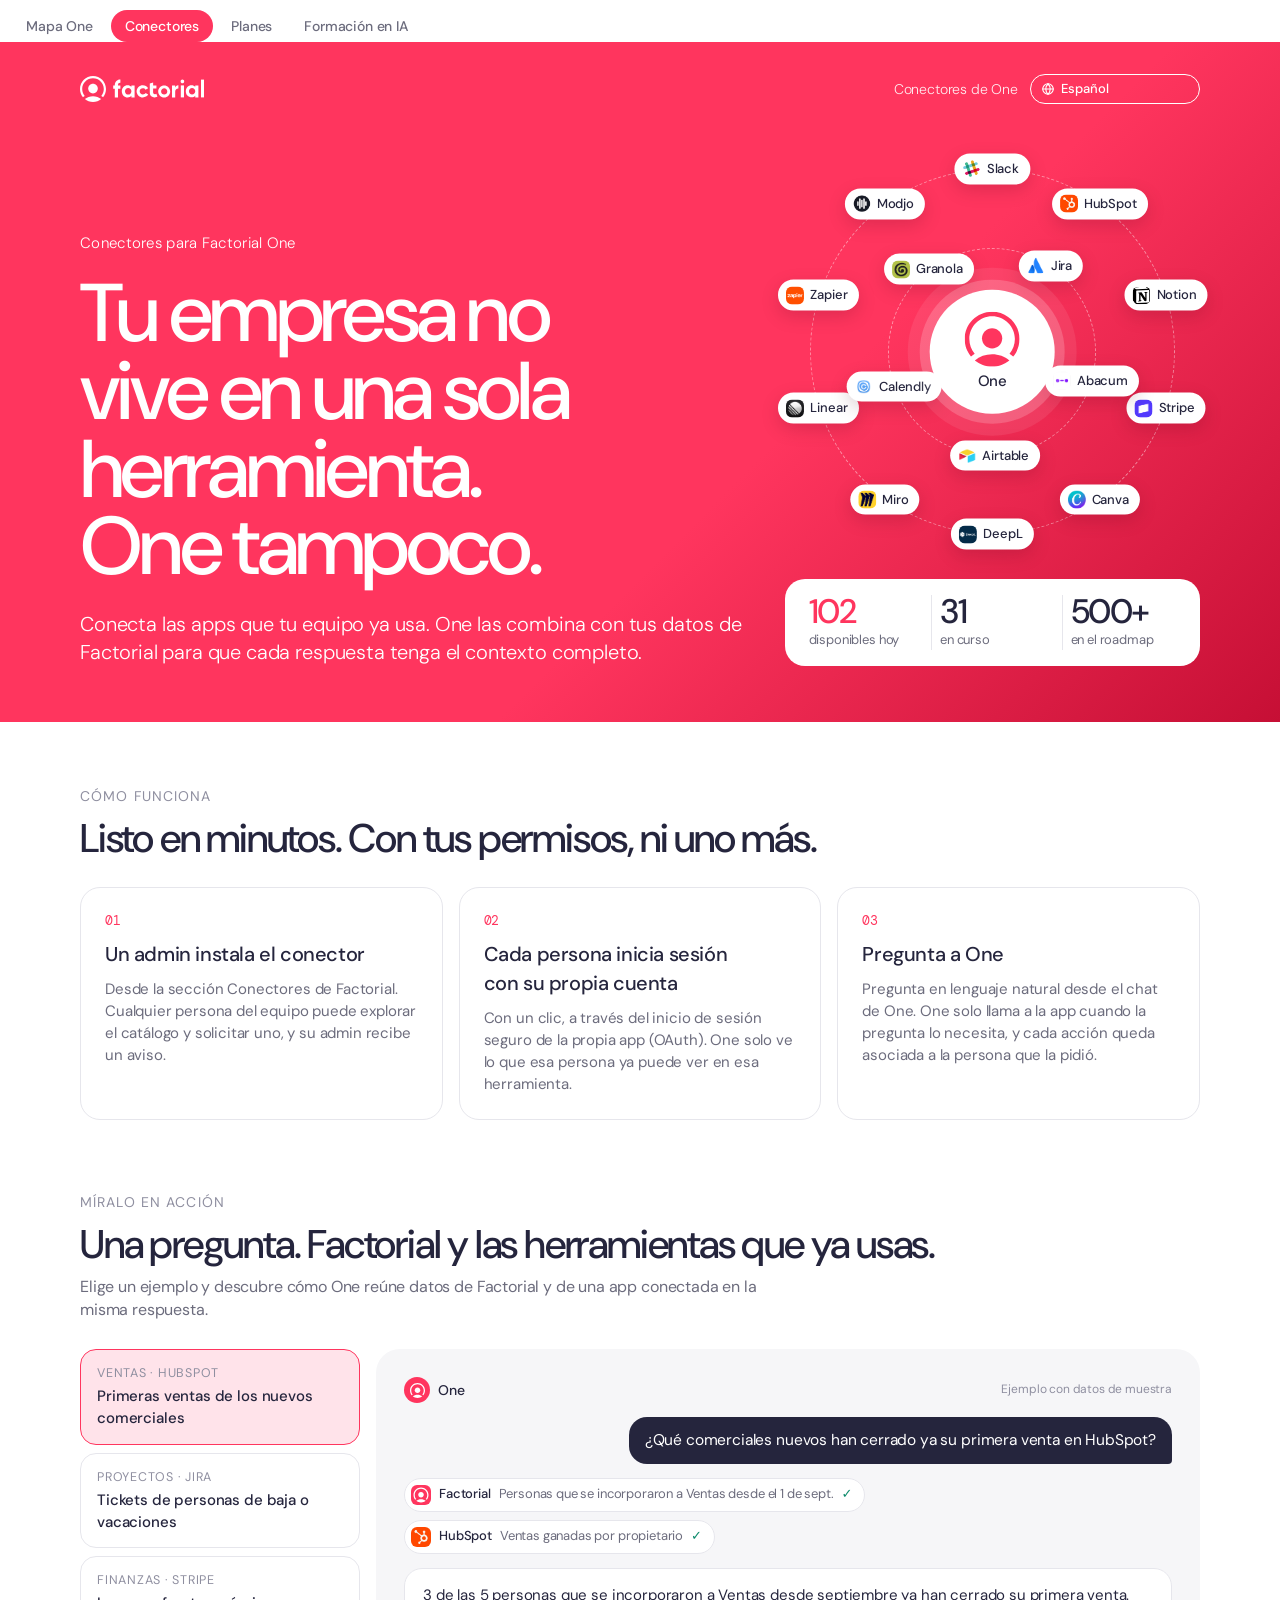
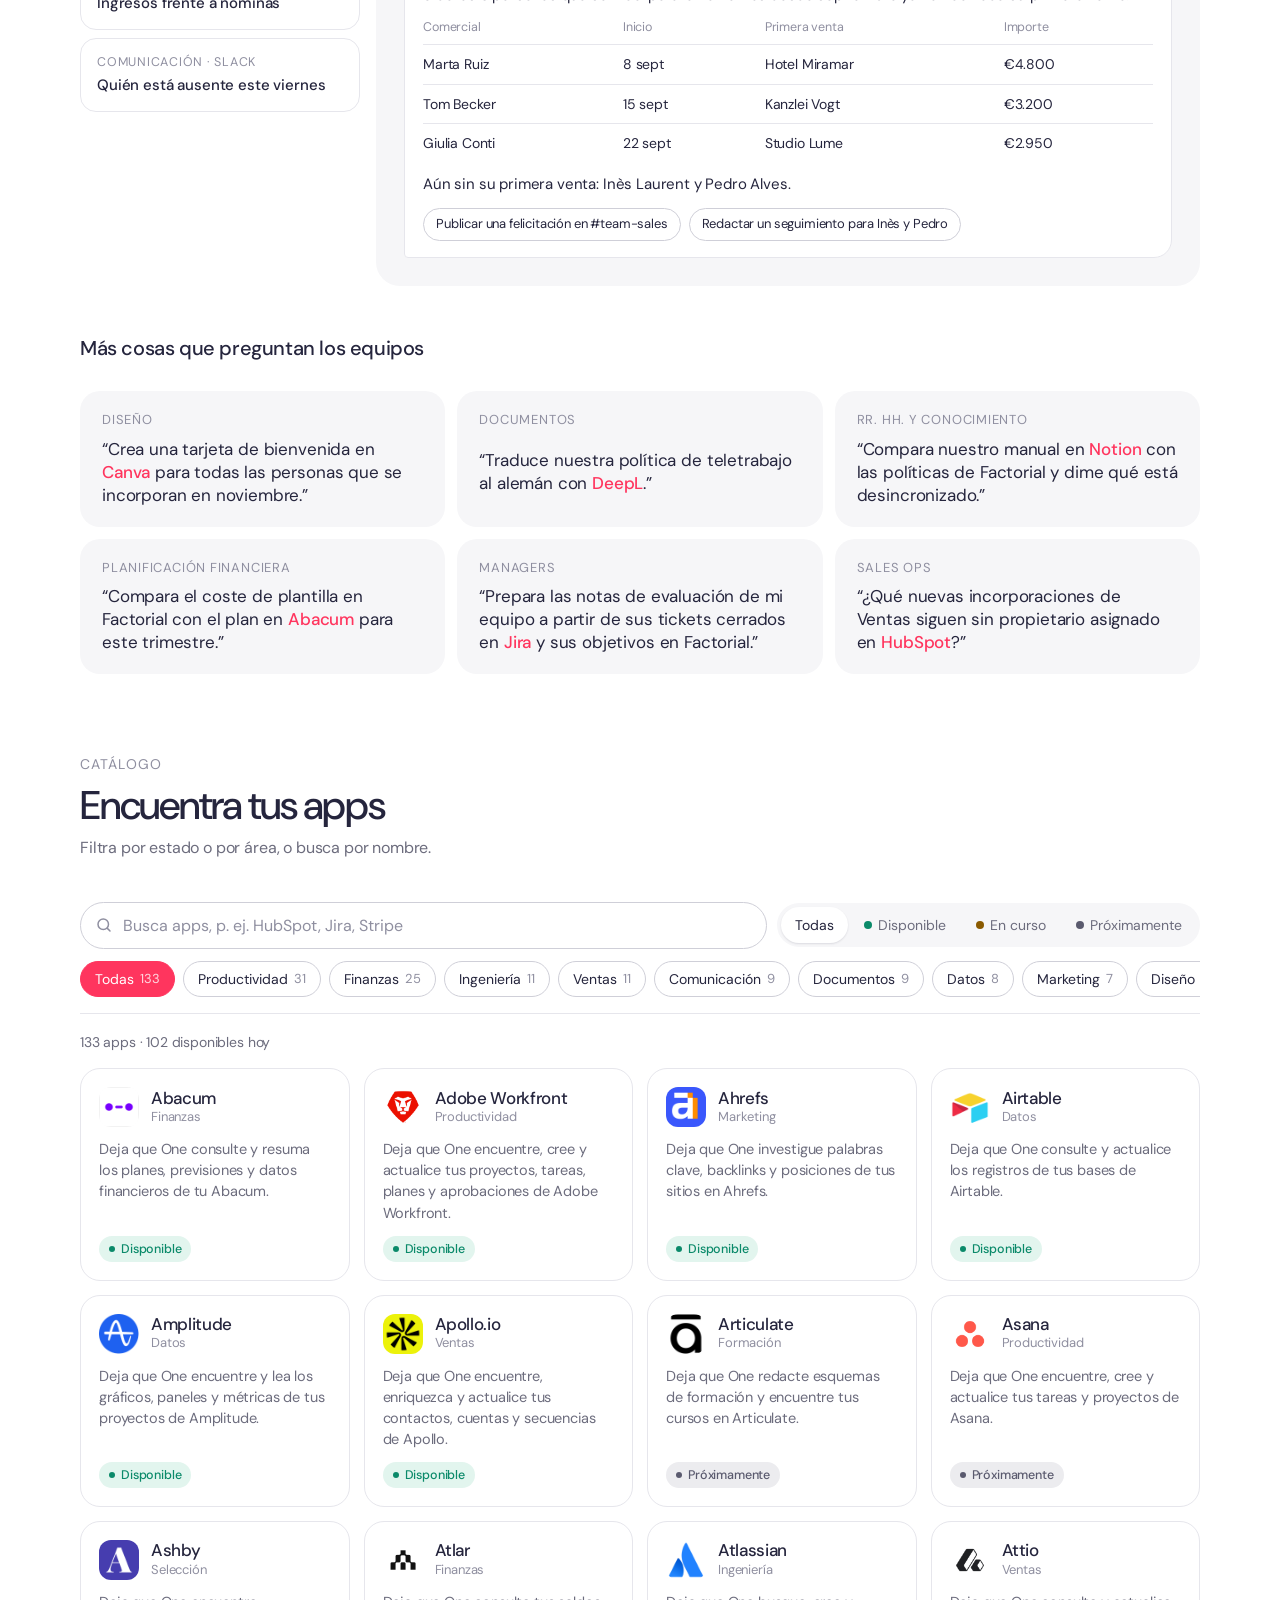
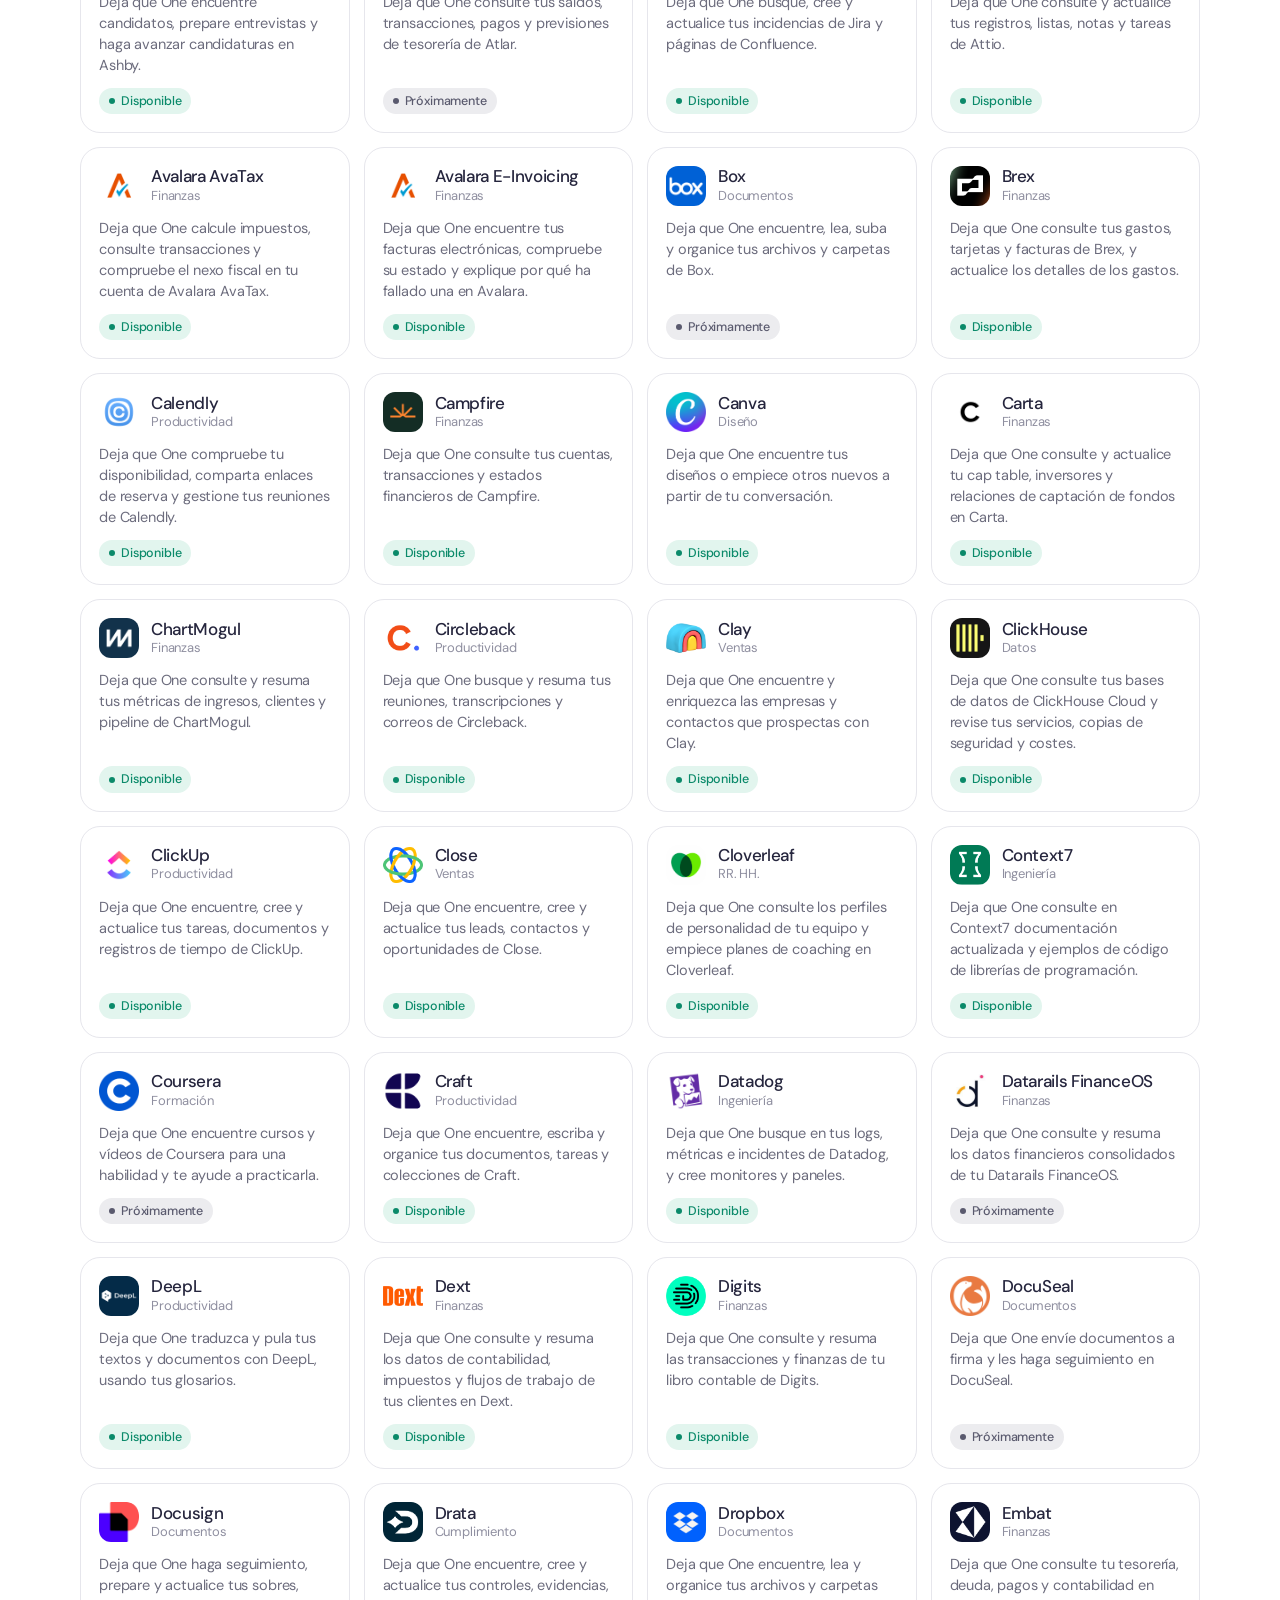
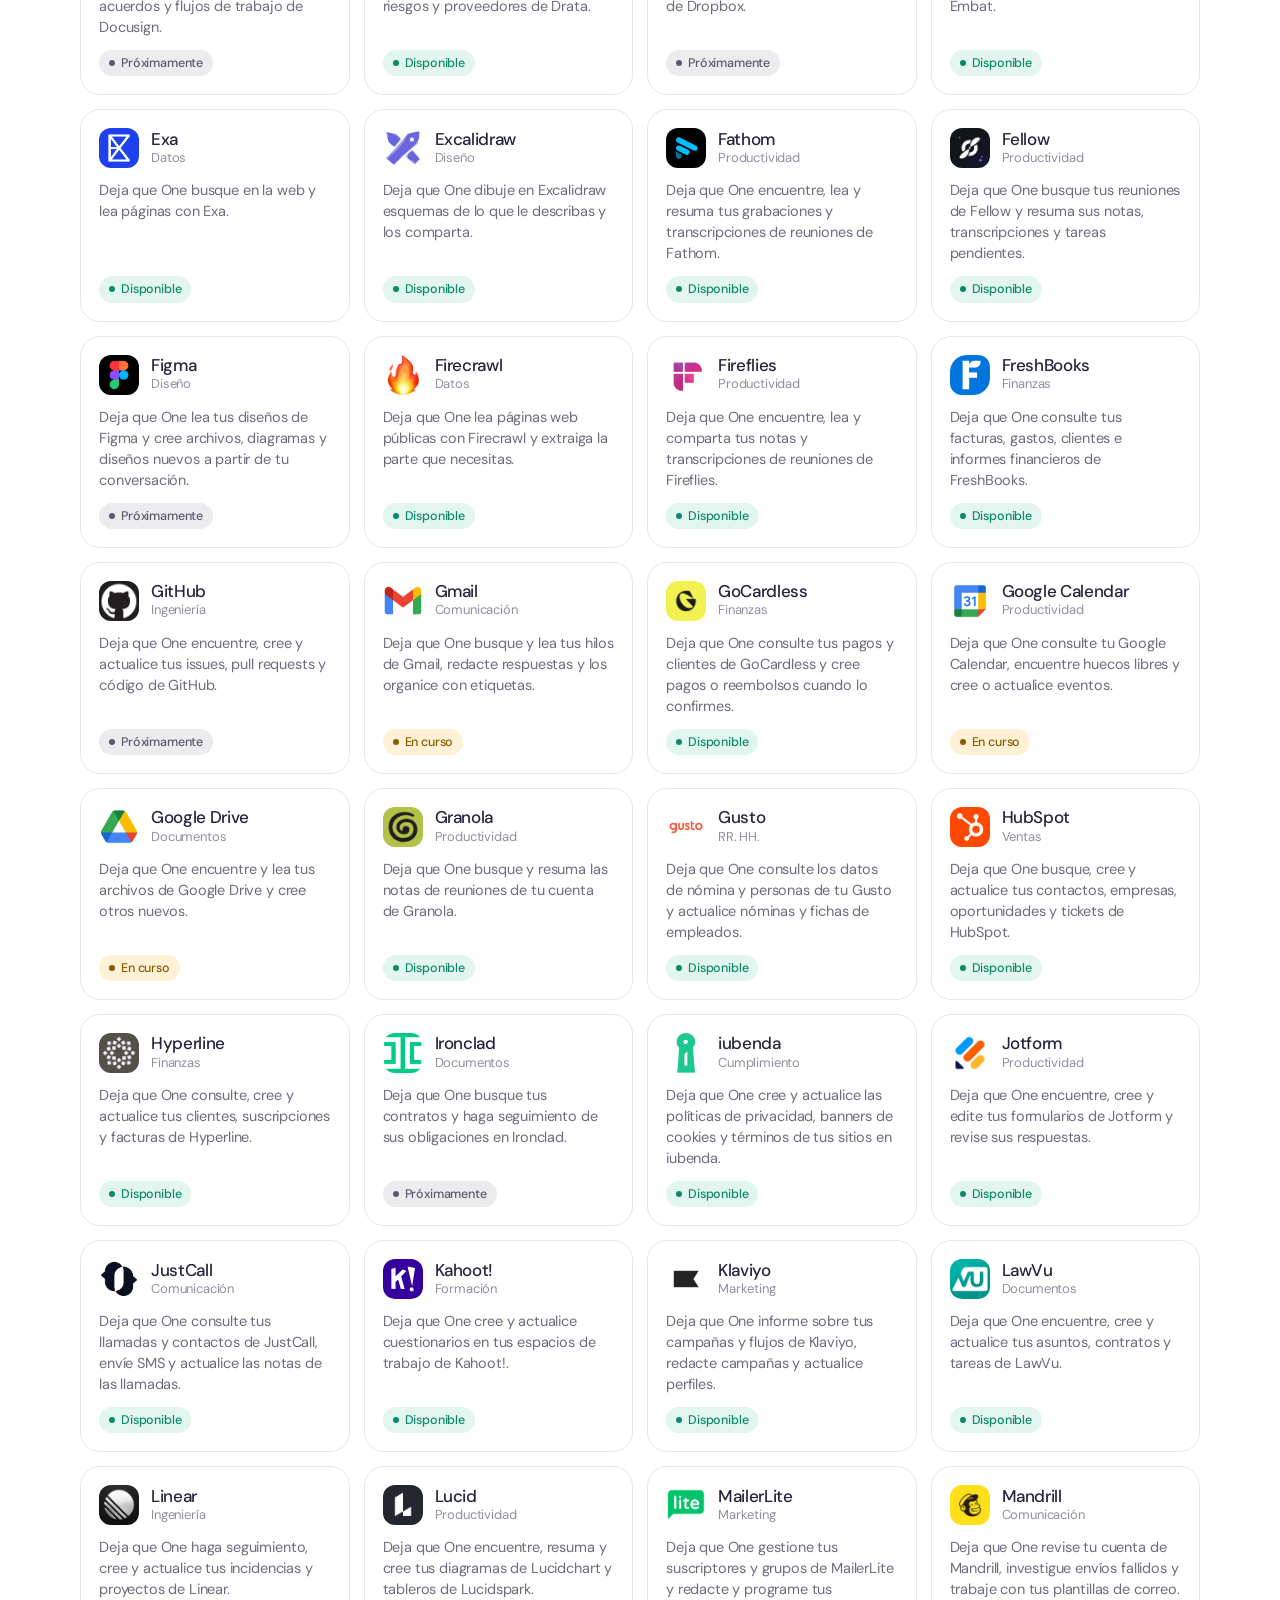
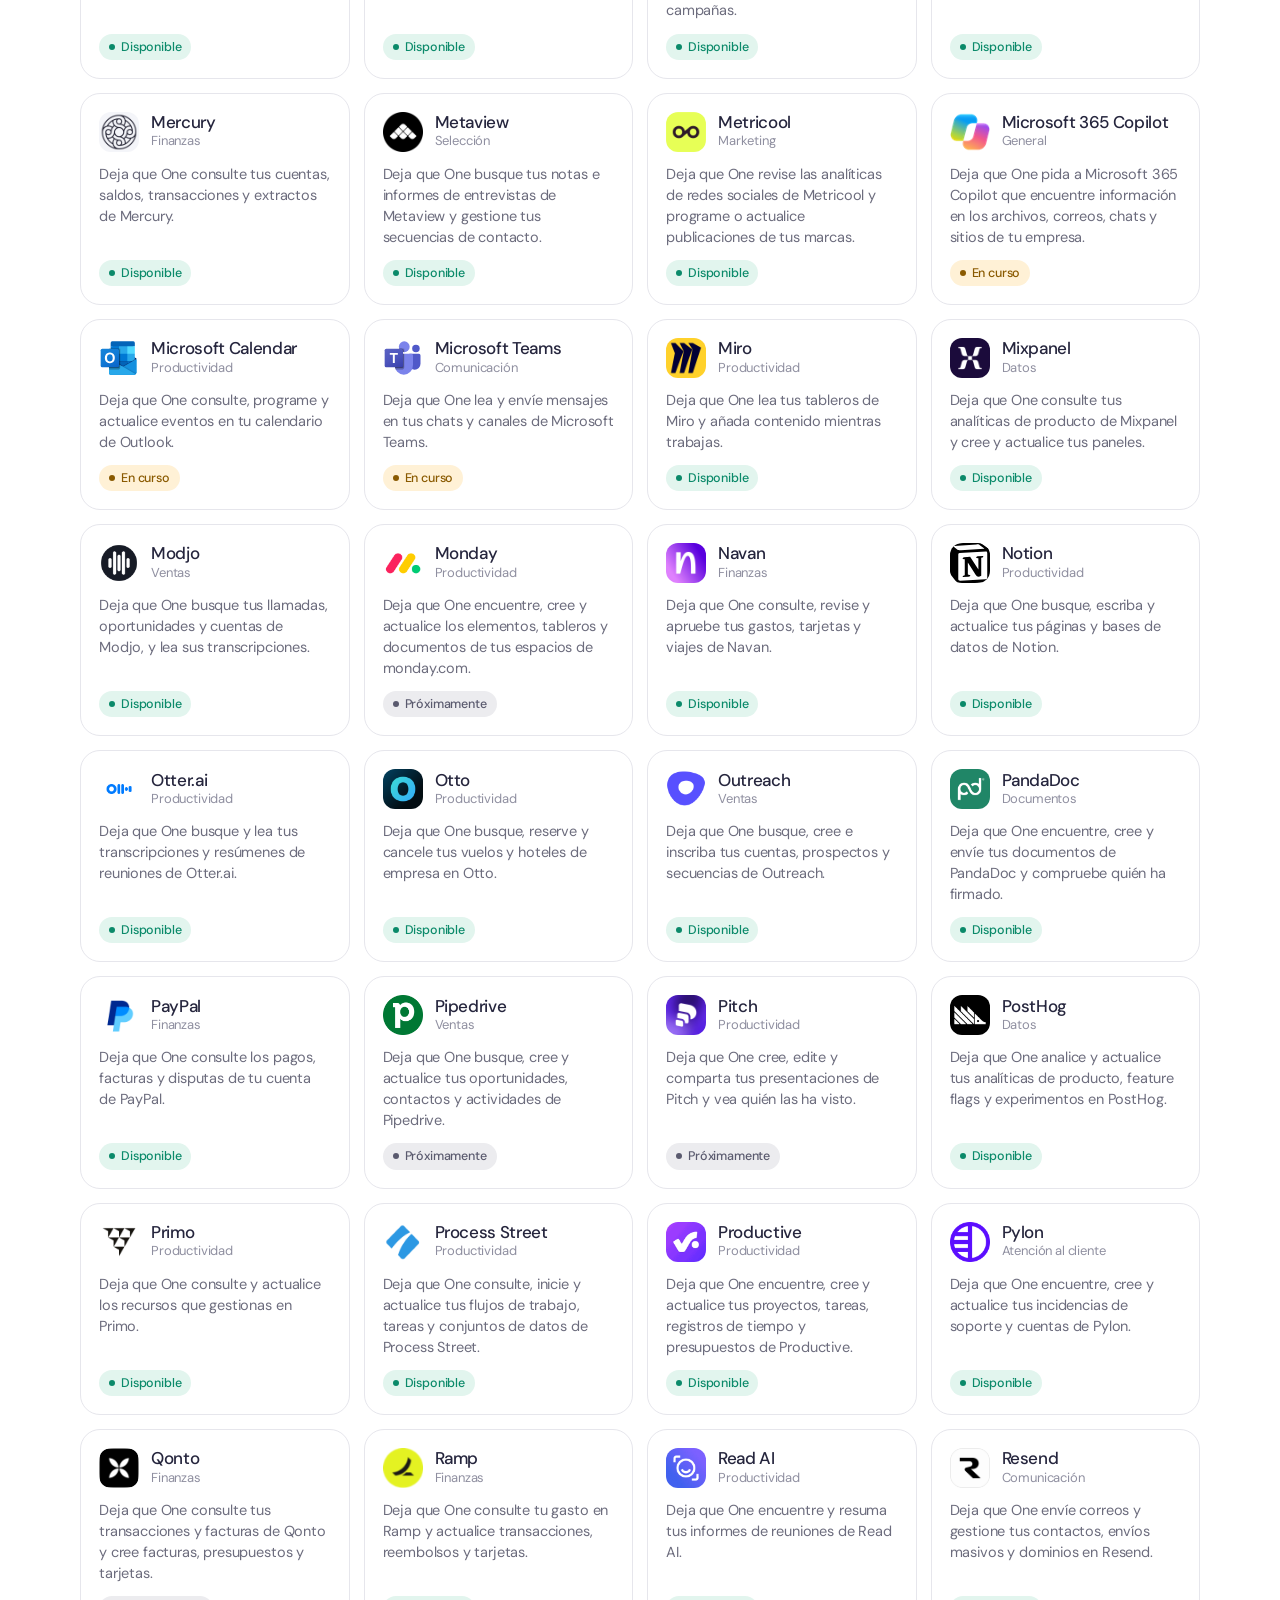
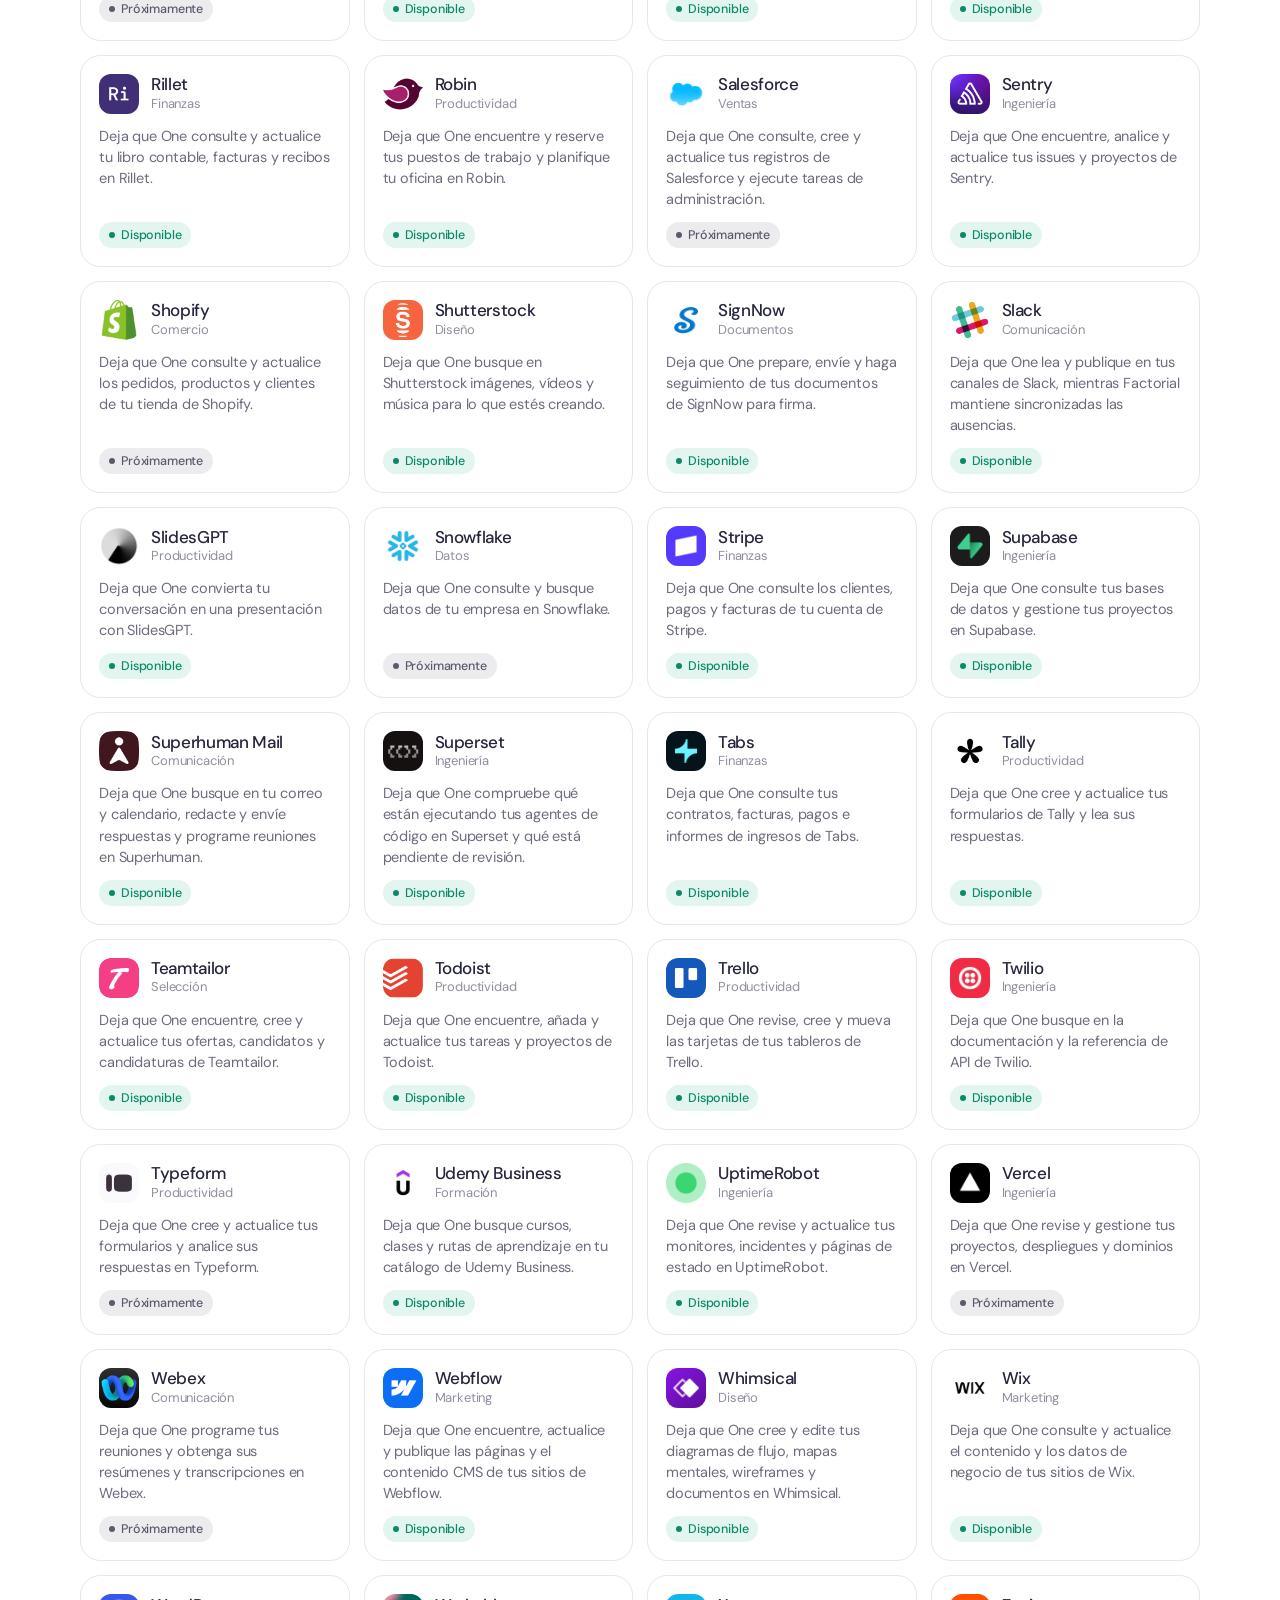
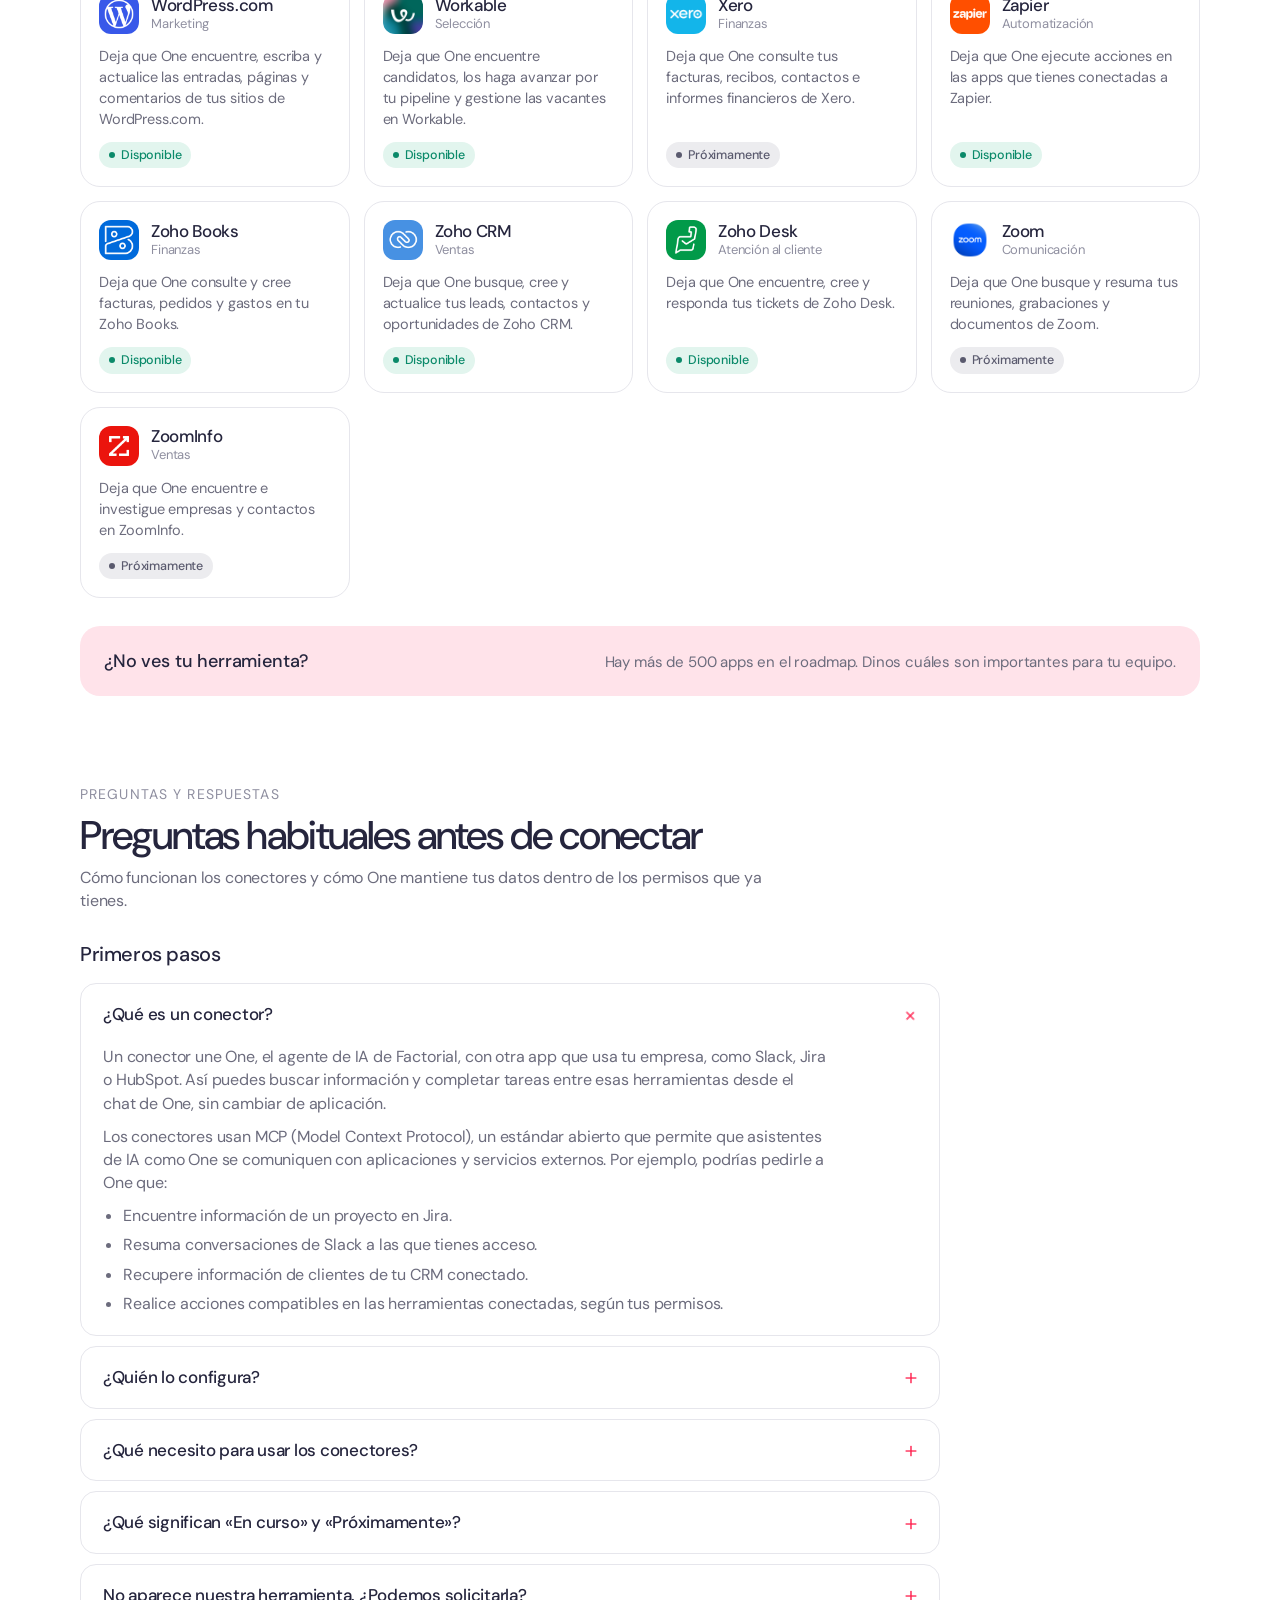
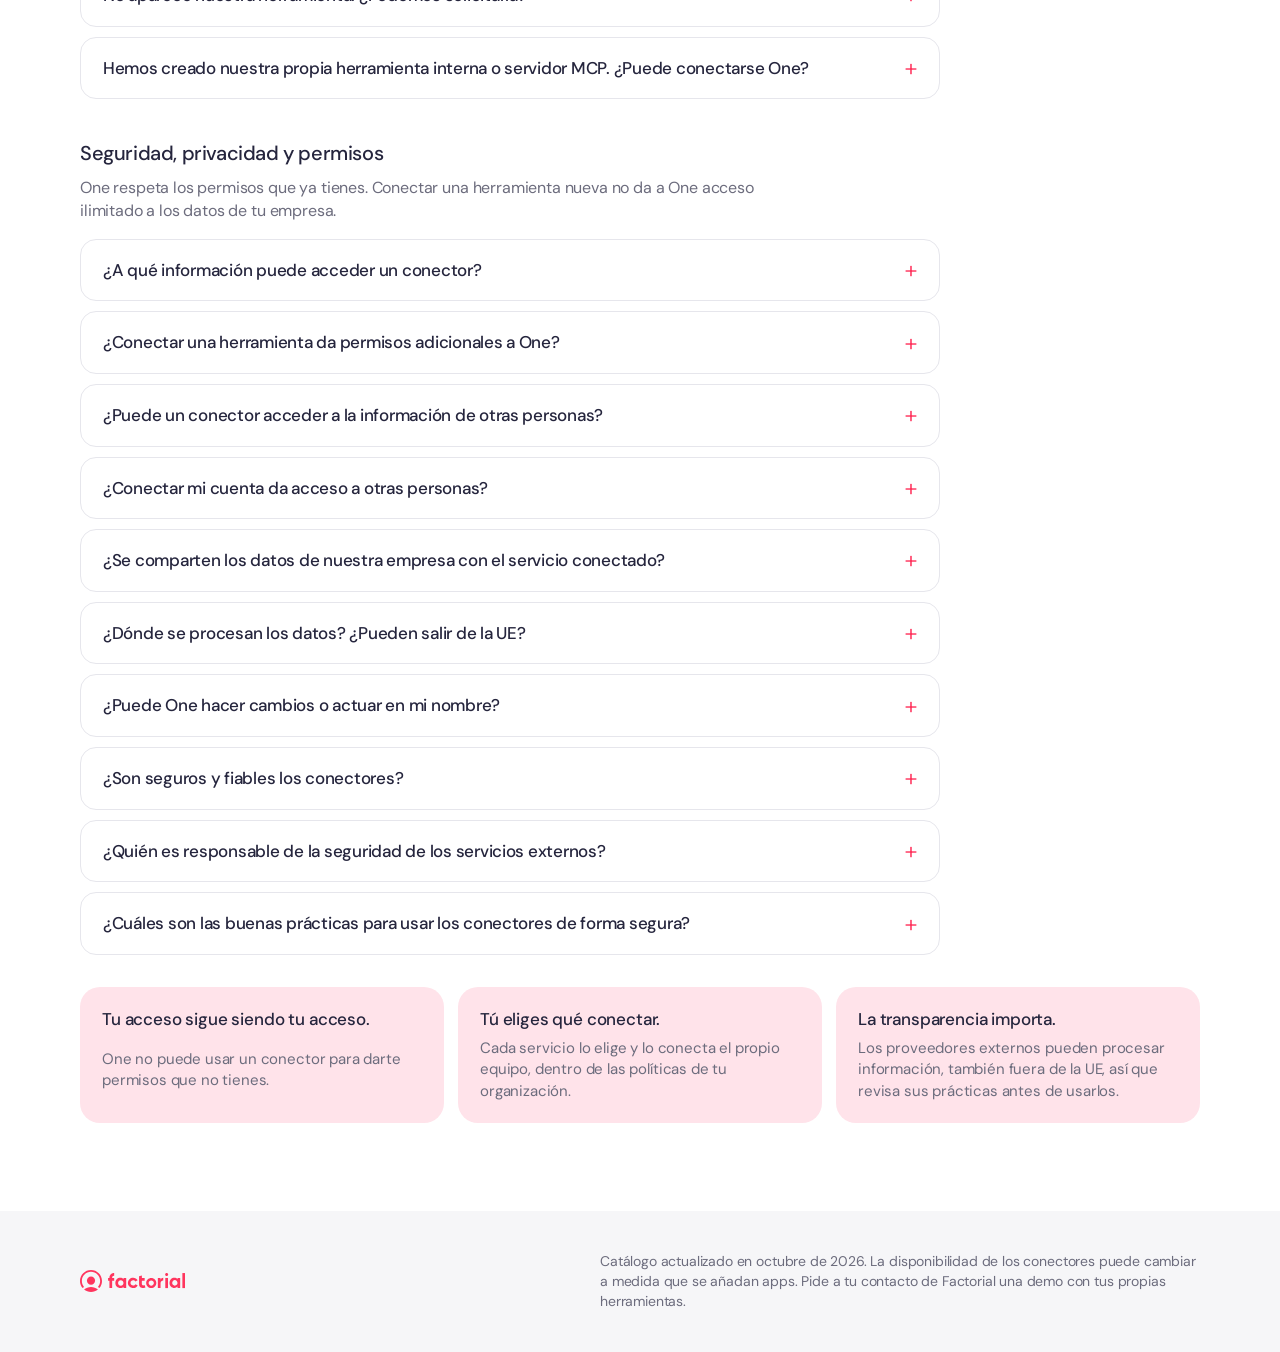
<file: connectors/index.html>
<!doctype html><html><head><script>(function(){var t=new URLSearchParams(location.search).get("theme");try{if(t!=="dark"&&t!=="light")t=localStorage.getItem("onemap-theme")}catch(e){}if(t==="dark")document.documentElement.setAttribute("data-theme","dark")})();</script><meta charset=utf8><meta name=viewport content="width=device-width,initial-scale=1,viewport-fit=cover"><style>:root{color-scheme:light;box-sizing:border-box;padding-top:env(safe-area-inset-top,0px);padding-bottom:env(safe-area-inset-bottom,0px)}html{scroll-padding-top:env(safe-area-inset-top,0px)}body{margin:0;padding:0;font:14px -apple-system,BlinkMacSystemFont,sans-serif;background:#fff;color:#000}img{max-width:100%}[hidden]:not([hidden=until-found i]){display:none!important}</style></head><body>
<title>Factorial One Connectors</title>
<meta name="claude:viewport-fit-sides" content="cover">
<link rel="preconnect" href="https://fonts.googleapis.com">
<link rel="preconnect" href="https://fonts.gstatic.com" crossorigin>
<link rel="stylesheet" href="https://fonts.googleapis.com/css2?family=DM+Sans:opsz,wght@9..40,300;9..40,400;9..40,500;9..40,600&family=DM+Mono:wght@400&display=swap">
<style>
/* Layout: red gradient hero band, then a white catalog workspace (filters + card grid), then Q&A. Left-aligned, Factorial brand. */
:root {
  --red: #FF355E;
  --red-dark: #C60F35;
  --red-weak: #FFE3EA;
  --ink: #25253D;
  --ink-2: #6C6C7D;
  --ink-3: #8F8FA0;
  --bg: #FFFFFF;
  --bg-alt: #F6F6F8;
  --surface: #FFFFFF;
  --line: #E6E6EC;
  --line-strong: #CFCFD8;
  --live: #0B8A6A;
  --live-bg: #E2F5EE;
  --prog: #8A5A00;
  --prog-bg: #FFF1D6;
  --soon: #5A5A6E;
  --soon-bg: #ECECEF;
  --hero-fg: #FFFFFF;
  --hero-ink: #25253D;
  --font: 'DM Sans', ui-sans-serif, system-ui, -apple-system, 'Segoe UI', Roboto, sans-serif;
  --mono: 'DM Mono', ui-monospace, SFMono-Regular, Menlo, monospace;
  --ease: cubic-bezier(0.2, 0.8, 0.2, 1);
}
@media (prefers-color-scheme: dark) {
  :root:not([data-theme="light"]) {
    --red-weak: #3A1D2A; --ink: #F1F1F5; --ink-2: #B4B4C2; --ink-3: #8F8FA0;
    --bg: #17172A; --bg-alt: #1E1E33; --surface: #222239; --line: #33334D; --line-strong: #45455F;
    --live: #5FD3AE; --live-bg: #123A33; --prog: #FFC155; --prog-bg: #3A2F14; --soon: #B4B4C2; --soon-bg: #2C2C44;
    --hero-ink: #25253D; color-scheme: dark;
  }
}
:root[data-theme="dark"] {
  --red-weak: #3A1D2A; --ink: #F1F1F5; --ink-2: #B4B4C2; --ink-3: #8F8FA0;
  --bg: #17172A; --bg-alt: #1E1E33; --surface: #222239; --line: #33334D; --line-strong: #45455F;
  --live: #5FD3AE; --live-bg: #123A33; --prog: #FFC155; --prog-bg: #3A2F14; --soon: #B4B4C2; --soon-bg: #2C2C44;
  --hero-ink: #25253D; color-scheme: dark;
}
* { box-sizing: border-box; }
body { background: var(--bg); color: var(--ink); font-family: var(--font); font-size: 16px; line-height: 1.45; letter-spacing: -0.01em; -webkit-font-smoothing: antialiased; }
.wrap { max-width: 1200px; margin: 0 auto; padding-left: max(16px, env(safe-area-inset-left, 0px)); padding-right: max(16px, env(safe-area-inset-right, 0px)); }
@media (min-width: 720px) { .wrap { padding-left: max(40px, env(safe-area-inset-left, 0px)); padding-right: max(40px, env(safe-area-inset-right, 0px)); } }
h1, h2, h3 { font-weight: 500; margin: 0; text-wrap: balance; }
p { margin: 0; }
a { color: inherit; }
:focus-visible { outline: 3px solid rgba(255,53,94,0.35); outline-offset: 2px; }

/* Hero */
.hero { overflow: hidden; background: linear-gradient(135deg, var(--red) 0%, var(--red) 60%, var(--red-dark) 100%); color: var(--hero-fg); }
.hero .wrap { padding-block: 32px 56px; display: grid; gap: 40px; }
.topbar { display: flex; align-items: center; justify-content: space-between; gap: 16px; }
.logo { height: 26px; width: auto; color: #fff; display: block; }
.topbar .topbar-tag { font-size: 14px; font-weight: 300; opacity: .9; }
.hero-grid { display: grid; gap: 40px; align-items: end; }
@media (min-width: 900px) { .hero-grid { grid-template-columns: 1.6fr 1fr; } }
.eyebrow { font-size: 15px; font-weight: 300; letter-spacing: 0.02em; margin-bottom: 20px; }
.hero h1 { font-size: clamp(40px, 6.4vw, 84px); line-height: 0.95; letter-spacing: -0.045em; }
.hero .lede { margin-top: 24px; font-size: clamp(17px, 1.6vw, 20px); font-weight: 300; max-width: 52ch; line-height: 1.4; }
.stats { background: #fff; color: var(--hero-ink); border-radius: 20px; padding: 24px; display: grid; gap: 18px; }
.stat { display: grid; grid-template-columns: auto 1fr; gap: 4px 16px; align-items: baseline; }
.stat b { font-size: 44px; font-weight: 500; letter-spacing: -0.04em; line-height: 1; font-variant-numeric: tabular-nums; }
.stat span { font-size: 15px; color: #3F3F55; }
.stat + .stat { border-top: 1px solid #E6E6EC; padding-top: 18px; }
.stat.red b { color: var(--red); }

/* Sections */
section.block { padding-block: 64px 8px; }
.sec-head { display: grid; gap: 10px; margin-bottom: 28px; }
.sec-head .eb { color: var(--ink-3); font-size: 14px; font-weight: 400; text-transform: uppercase; letter-spacing: 0.08em; }
.sec-head h2 { font-size: clamp(28px, 3.4vw, 40px); letter-spacing: -0.03em; line-height: 1.05; }
.sec-head p { color: var(--ink-2); max-width: 62ch; }

.steps { display: grid; gap: 16px; grid-template-columns: repeat(auto-fit, minmax(240px, 1fr)); }
.step { border: 1px solid var(--line); border-radius: 20px; padding: 24px; display: grid; gap: 10px; align-content: start; background: var(--surface); }
.step .n { font-family: var(--mono); font-size: 13px; color: var(--red); }
.step h3 { font-size: 20px; letter-spacing: -0.02em; }
.step p { color: var(--ink-2); font-size: 15px; }

.prompts { display: grid; gap: 12px; grid-template-columns: repeat(auto-fit, minmax(300px, 1fr)); margin-top: 16px; }
.prompt { background: var(--bg-alt); border-radius: 20px; padding: 20px 22px; display: grid; gap: 8px; }
.prompt .who { font-size: 13px; color: var(--ink-3); text-transform: uppercase; letter-spacing: 0.06em; }
.prompt q { quotes: "\201C" "\201D"; font-size: 17px; line-height: 1.35; }
.prompt q strong { color: var(--red); font-weight: 500; }

/* Catalog */
.catalog { padding-block: 72px 24px; }
.controls { position: sticky; top: env(safe-area-inset-top, 0px); z-index: 5; background: var(--bg); padding-block: 14px; border-bottom: 1px solid var(--line); display: grid; gap: 12px; }
.controls > * { min-width: 0; }
.row1 { display: flex; flex-wrap: wrap; gap: 10px; align-items: center; }
.search { flex: 1 1 260px; min-width: 0; position: relative; }
.search input { width: 100%; font: inherit; font-size: 16px; color: var(--ink); background: var(--surface); border: 1px solid var(--line-strong); border-radius: 999px; padding: 11px 16px 11px 42px; }
.search input::placeholder { color: var(--ink-3); }
.search svg { position: absolute; left: 15px; top: 50%; transform: translateY(-50%); color: var(--ink-3); }
.seg { display: inline-flex; background: var(--bg-alt); border-radius: 999px; padding: 4px; gap: 2px; max-width: 100%; overflow-x: auto; scrollbar-width: none; }
.seg button { white-space: nowrap; flex: none; }
@media (max-width: 600px) { .controls { position: static; } .seg button { padding: 8px 11px; font-size: 13.5px; } }
.seg button { font: inherit; font-size: 14px; border: 0; background: transparent; color: var(--ink-2); padding: 8px 14px; border-radius: 999px; cursor: pointer; display: inline-flex; gap: 6px; align-items: center; transition: background .2s var(--ease), color .2s var(--ease); }
.seg button[aria-pressed="true"] { background: var(--surface); color: var(--ink); box-shadow: 0 1px 2px rgba(37,37,61,.12); }
.seg .dot { width: 8px; height: 8px; border-radius: 50%; }
.chips { display: flex; gap: 8px; overflow-x: auto; padding-bottom: 2px; scrollbar-width: thin; }
.chip { font: inherit; font-size: 14px; white-space: nowrap; border: 1px solid var(--line-strong); background: var(--surface); color: var(--ink); border-radius: 999px; padding: 7px 14px; cursor: pointer; display: inline-flex; gap: 6px; align-items: center; transition: background .2s var(--ease), border-color .2s var(--ease); }
.chip:hover { background: var(--bg-alt); }
.chip .c { color: var(--ink-3); font-variant-numeric: tabular-nums; font-size: 13px; }
.chip[aria-pressed="true"] { background: var(--red); border-color: var(--red); color: #fff; }
.chip[aria-pressed="true"] .c { color: rgba(255,255,255,.8); }
.result-line { display: flex; justify-content: space-between; gap: 12px; flex-wrap: wrap; color: var(--ink-2); font-size: 14px; padding-top: 18px; }
.result-line button { font: inherit; font-size: 14px; background: none; border: 0; color: var(--red); cursor: pointer; padding: 0; }

.grid { display: grid; gap: 14px; grid-template-columns: repeat(auto-fill, minmax(260px, 1fr)); padding-top: 16px; }
.card { border: 1px solid var(--line); background: var(--surface); border-radius: 20px; padding: 18px; display: grid; grid-template-rows: auto 1fr auto; gap: 12px; min-width: 0; }
.card-top { display: flex; gap: 12px; align-items: center; min-width: 0; }
.mono { flex: none; width: 40px; height: 40px; border-radius: 12px; overflow: hidden; background: #fff; }
.mono img, .orb i img, .run i img { display: block; width: 100%; height: 100%; object-fit: cover; }
.card h3 { font-size: 17px; letter-spacing: -0.02em; line-height: 1.2; overflow-wrap: anywhere; }
.card .cat { font-size: 13px; color: var(--ink-3); }
.card p { color: var(--ink-2); font-size: 14.5px; line-height: 1.45; }
.pill { justify-self: start; font-size: 12.5px; font-weight: 500; border-radius: 999px; padding: 4px 10px; display: inline-flex; align-items: center; gap: 6px; }
.pill::before { content: ""; width: 6px; height: 6px; border-radius: 50%; background: currentColor; }
.pill.live { color: var(--live); background: var(--live-bg); }
.pill.prog { color: var(--prog); background: var(--prog-bg); }
.pill.soon { color: var(--soon); background: var(--soon-bg); }
.empty { padding: 48px 0; color: var(--ink-2); }
.empty h3 { font-size: 20px; color: var(--ink); margin-bottom: 8px; }
.more { margin-top: 28px; border-radius: 20px; background: var(--red-weak); padding: 22px 24px; display: flex; flex-wrap: wrap; gap: 8px 24px; align-items: baseline; justify-content: space-between; }
.more b { font-weight: 500; font-size: 18px; }
.more span { color: var(--ink-2); font-size: 15px; }

/* FAQ */
.faq { display: grid; gap: 10px; max-width: 860px; }
details { border: 1px solid var(--line); border-radius: 16px; background: var(--surface); }
summary { cursor: pointer; list-style: none; padding: 18px 22px; font-weight: 500; font-size: 17px; letter-spacing: -0.015em; display: flex; justify-content: space-between; gap: 16px; align-items: center; }
summary::-webkit-details-marker { display: none; }
summary::after { content: "+"; font-weight: 300; font-size: 24px; line-height: 1; color: var(--red); flex: none; transition: transform .2s var(--ease); }
details[open] summary::after { transform: rotate(45deg); }
.ans { padding: 0 22px 20px; color: var(--ink-2); display: grid; gap: 10px; max-width: 70ch; }
.ans ul { margin: 0; padding-left: 20px; display: grid; gap: 6px; }

.faq-group { font-size: 20px; letter-spacing: -0.02em; margin: 8px 0 14px; }
.faq + .faq-group { margin-top: 40px; }
.faq-intro { color: var(--ink-2); margin: -6px 0 16px; max-width: 62ch; }
.principles { margin-top: 32px; display: grid; gap: 14px; grid-template-columns: repeat(auto-fit, minmax(240px, 1fr)); }
.principles div { border-radius: 20px; background: var(--red-weak); padding: 20px 22px; display: grid; gap: 6px; }
.principles b { font-weight: 500; font-size: 17px; }
.principles span { color: var(--ink-2); font-size: 15px; }

/* Hub visual */
.hub-wrap { display: grid; gap: 20px; justify-items: center; }
.hub { position: relative; width: 100%; max-width: 440px; aspect-ratio: 1; }
.ring { position: absolute; inset: 0; animation: spin 140s linear infinite; }
.ring.inner { animation-direction: reverse; animation-duration: 110s; }
.ring::before { content: ""; position: absolute; border-radius: 50%; border: 1px dashed rgba(255,255,255,.45); }
.ring.outer::before { inset: 6%; }
.ring.inner::before { inset: 25%; }
.orb { position: absolute; left: 50%; top: 50%; }
.orb > span { display: inline-flex; align-items: center; gap: 6px; white-space: nowrap; background: #fff; color: #25253D; border-radius: 999px; padding: 6px 11px 6px 8px; font-size: 13px; font-weight: 500; box-shadow: 0 6px 18px rgba(80,0,20,.18); transform: translate(-50%,-50%); animation: spin 140s linear infinite reverse; }
.ring.inner .orb > span { animation-duration: 110s; animation-direction: normal; }
.orb i { width: 18px; height: 18px; border-radius: 6px; overflow: hidden; }
.hub-core { position: absolute; left: 50%; top: 50%; width: 30%; aspect-ratio: 1; transform: translate(-50%,-50%); border-radius: 50%; background: #fff; color: var(--red); display: grid; place-items: center; align-content: center; gap: 4px; box-shadow: 0 0 0 10px rgba(255,255,255,.18), 0 0 0 22px rgba(255,255,255,.08); }
.hub-core .iso { width: 44%; height: auto; }
.hub-core span { font-size: 15px; font-weight: 500; color: #25253D; letter-spacing: -0.02em; }
@keyframes spin { to { transform: rotate(360deg); } }
.hub-stats { display: grid; grid-template-columns: repeat(3, 1fr); gap: 8px; width: 100%; max-width: 440px; background: #fff; color: #25253D; border-radius: 20px; padding: 16px; }
.hub-stats div { display: grid; gap: 2px; padding-inline: 8px; }
.hub-stats div + div { border-left: 1px solid #E6E6EC; }
.hub-stats b { font-size: clamp(26px, 3vw, 34px); font-weight: 500; letter-spacing: -0.04em; line-height: 1; font-variant-numeric: tabular-nums; }
.hub-stats div:first-child b { color: var(--red); }
.hub-stats span { font-size: 13px; color: #6C6C7D; }
@media (max-width: 480px) { .orb > span { font-size: 11.5px; padding: 4px 9px 4px 5px; } .orb i { width: 15px; height: 15px; } }

/* Demo chat */
.demo { display: grid; gap: 16px; }
.demo > * { min-width: 0; }
@media (min-width: 900px) { .demo { grid-template-columns: 280px 1fr; align-items: start; } }
.demo-tabs { display: flex; gap: 8px; overflow-x: auto; scrollbar-width: none; }
@media (min-width: 900px) { .demo-tabs { flex-direction: column; } }
.demo-tab { font: inherit; text-align: left; border: 1px solid var(--line); background: var(--surface); color: var(--ink); border-radius: 16px; padding: 14px 16px; cursor: pointer; display: grid; gap: 4px; flex: none; min-width: 200px; transition: border-color .2s var(--ease), background .2s var(--ease); }
.demo-tab small { color: var(--ink-3); font-size: 12.5px; text-transform: uppercase; letter-spacing: .06em; }
.demo-tab span { font-size: 15px; font-weight: 500; letter-spacing: -0.01em; }
.demo-tab[aria-selected="true"] { border-color: var(--red); background: var(--red-weak); }
.chat { background: var(--bg-alt); border-radius: 24px; padding: clamp(16px, 3vw, 28px); display: grid; gap: 14px; min-width: 0; min-height: 420px; align-content: start; }
.chat-head { display: flex; justify-content: space-between; align-items: center; gap: 12px; font-size: 13px; color: var(--ink-3); }
.chat-head .who { display: inline-flex; gap: 8px; align-items: center; color: var(--ink); font-weight: 500; font-size: 14px; }
.chat-head .who b { width: 26px; height: 26px; border-radius: 50%; background: var(--red); color: #fff; display: grid; place-items: center; }
.chat-head .who b .iso { width: 15px; height: 15px; }
.bubble-user { justify-self: end; max-width: 80%; background: var(--ink); color: var(--bg); border-radius: 18px 18px 4px 18px; padding: 12px 16px; font-size: 15.5px; }
.steps-run { display: flex; flex-wrap: wrap; gap: 8px; }
.run { display: inline-flex; align-items: center; gap: 8px; font-size: 13px; background: var(--surface); border: 1px solid var(--line); border-radius: 999px; padding: 6px 12px 6px 6px; color: var(--ink-2); }
.run i { width: 20px; height: 20px; border-radius: 6px; overflow: hidden; background: #fff; }
.run em { font-style: normal; color: var(--ink); font-weight: 500; }
.run .ok { color: var(--live); font-size: 13px; }
.bubble-one { background: var(--surface); border: 1px solid var(--line); border-radius: 18px 18px 18px 4px; padding: 16px 18px; display: grid; gap: 12px; font-size: 15px; min-width: 0; }
.bubble-one p { color: var(--ink); }
.tbl-wrap { overflow-x: auto; }
.bubble-one table { border-collapse: collapse; width: 100%; font-size: 14px; font-variant-numeric: tabular-nums; }
.bubble-one th { text-align: left; font-weight: 400; color: var(--ink-3); font-size: 12.5px; padding: 0 12px 8px 0; border-bottom: 1px solid var(--line); white-space: nowrap; }
.bubble-one td { padding: 9px 12px 9px 0; border-bottom: 1px solid var(--line); white-space: nowrap; }
.bubble-one tr:last-child td { border-bottom: 0; }
.tag { display: inline-block; font-size: 12px; background: var(--bg-alt); border-radius: 6px; padding: 2px 7px; font-family: var(--mono); }
.next { display: flex; flex-wrap: wrap; gap: 8px; }
.next span { font-size: 13px; border: 1px solid var(--line-strong); border-radius: 999px; padding: 6px 12px; color: var(--ink); }
.bars { display: grid; gap: 10px; }
.bar-row { display: grid; grid-template-columns: 120px 1fr auto; gap: 12px; align-items: center; font-size: 14px; }
.bar-row .track { height: 14px; border-radius: 7px; background: var(--bg-alt); overflow: hidden; }
.bar-row .fill { height: 100%; border-radius: 7px; transform-origin: left; animation: grow .7s var(--ease) both; }
.bar-row b { font-weight: 500; font-variant-numeric: tabular-nums; }
@keyframes grow { from { transform: scaleX(0); } }
.slackmsg { border-left: 3px solid var(--line-strong); padding: 4px 0 4px 14px; display: grid; gap: 6px; }
.slackmsg .ch { font-size: 12.5px; color: var(--ink-3); }
.slackmsg .ln { display: flex; gap: 8px; align-items: center; font-size: 14.5px; }
.av { width: 24px; height: 24px; border-radius: 50%; display: grid; place-items: center; font-size: 10px; color: #fff; flex: none; }
.sample { font-size: 12px; color: var(--ink-3); }
.fade-in { animation: fadeUp .35s var(--ease) both; }
@keyframes fadeUp { from { opacity: 0; transform: translateY(8px); } }

/* Areas */
.statusbar { display: grid; gap: 12px; margin-bottom: 24px; }
.sb-track { display: flex; height: 18px; border-radius: 9px; overflow: hidden; gap: 3px; }
.sb-track button { border: 0; padding: 0; cursor: pointer; transition: filter .2s var(--ease); }
.sb-track button:hover { filter: brightness(1.08); }
.sb-legend { display: flex; flex-wrap: wrap; gap: 8px 24px; font-size: 15px; color: var(--ink-2); }
.sb-legend b { color: var(--ink); font-weight: 500; font-size: 22px; letter-spacing: -0.03em; margin-right: 6px; font-variant-numeric: tabular-nums; }
.sb-legend span { display: inline-flex; align-items: baseline; gap: 2px; }
.sb-legend i { width: 10px; height: 10px; border-radius: 3px; display: inline-block; margin-right: 8px; align-self: center; }
.areas { display: grid; gap: 14px; grid-template-columns: repeat(auto-fill, minmax(250px, 1fr)); }
.area { font: inherit; color: inherit; text-align: left; border: 1px solid var(--line); background: var(--surface); border-radius: 20px; padding: 20px; cursor: pointer; display: grid; gap: 14px; transition: border-color .2s var(--ease), transform .2s var(--ease); }
.area:hover { border-color: var(--red); transform: translateY(-2px); }
.area-top { display: flex; justify-content: space-between; align-items: baseline; gap: 8px; }
.area h3 { font-size: 18px; letter-spacing: -0.02em; }
.area .num { font-size: 36px; font-weight: 500; letter-spacing: -0.04em; line-height: 1; color: var(--red); font-variant-numeric: tabular-nums; }
.mini { display: flex; height: 6px; border-radius: 3px; overflow: hidden; gap: 2px; background: var(--bg-alt); }
.faces { display: flex; flex-wrap: wrap; gap: 6px; }
.faces span { font-size: 12.5px; background: var(--bg-alt); border-radius: 999px; padding: 4px 10px; color: var(--ink-2); }
.area .go { font-size: 13.5px; color: var(--red); }
@media (prefers-reduced-motion: reduce) { .ring, .orb > span, .fill, .fade-in { animation: none !important; } }
footer { margin-top: 80px; background: var(--bg-alt); }
footer .wrap { padding-block: 40px; display: flex; flex-wrap: wrap; gap: 16px 32px; justify-content: space-between; align-items: center; }
footer .logo { color: var(--red); height: 22px; }
footer p { color: var(--ink-2); font-size: 14px; max-width: 60ch; }

@media (prefers-reduced-motion: reduce) { * { transition: none !important; } }
</style>

<style>
.sitebar{display:flex;align-items:center;gap:4px;padding:10px 12px 0;overflow-x:auto;scrollbar-width:none;-webkit-overflow-scrolling:touch}
.sitebar::-webkit-scrollbar{display:none}
.sitebar a{flex:none;font-size:14px;font-weight:500;line-height:1;color:var(--sb-ink,#6C6C7D);text-decoration:none;padding:9px 14px;border-radius:999px;white-space:nowrap;transition:background .15s,color .15s}
.sitebar a:hover{background:var(--sb-hover,#F6F6F8);color:var(--sb-ink-strong,#25253D)}
.sitebar a[aria-current="page"]{background:#FF355E;color:#fff}
:root[data-theme="dark"]{--sb-ink:#B4B4C2;--sb-hover:#22223A;--sb-ink-strong:#F1F1F5}
body{margin:0}
.topbar-r{display:inline-flex;align-items:center;gap:12px}
.tbtn{appearance:none;border:1px solid currentColor;background:transparent;color:inherit;border-radius:999px;height:30px;padding:0 10px;display:inline-flex;align-items:center;gap:6px;cursor:pointer;font-size:13px;font-weight:500}
.tbtn:hover{background:rgba(255,255,255,.2)}
.tbtn select{width:auto;min-width:0;height:auto;padding:0;appearance:none;-webkit-appearance:none;border:0;background:transparent;color:inherit;font:inherit;cursor:pointer;outline:none}
.tbtn select option{color:#25253D;background:#fff}
</style>
<header class="hero">
  <div class="wrap">
    <div class="topbar">
      <svg class="logo" aria-label="Factorial" role="img" viewBox="0 0 3411 714" fill="none" xmlns="http://www.w3.org/2000/svg"><path d="M581.784 634.362C520.414 684.16 442.192 714 357 714C271.808 714 193.586 684.16 132.216 634.362C193.586 584.563 271.808 554.723 357 554.723C442.192 554.723 520.414 584.563 581.784 634.362Z" fill="currentColor"></path><path fill-rule="evenodd" clip-rule="evenodd" d="M130.258 548.192C86.6807 496.565 60.4154 429.85 60.4154 357C60.4154 193.201 193.201 60.4154 357 60.4154C520.799 60.4154 653.585 193.201 653.585 357C653.585 429.85 627.319 496.565 583.742 548.192C598.735 557.56 613.105 567.827 626.773 578.918L632.744 583.763C683.513 522.1 714 443.11 714 357C714 159.834 554.166 0 357 0C159.834 0 0 159.834 0 357C0 443.11 30.487 522.099 81.2561 583.763L87.227 578.918C100.895 567.827 115.265 557.56 130.258 548.192Z" fill="currentColor"></path><path d="M488.815 346.015C488.815 418.815 429.8 477.831 357 477.831C284.2 477.831 225.185 418.815 225.185 346.015C225.185 273.216 284.2 214.2 357 214.2C429.8 214.2 488.815 273.216 488.815 346.015Z" fill="currentColor"></path><path d="M3410.72 587.677H3322.85V98.8616H3410.72V587.677Z" fill="currentColor"></path><path d="M3164.94 296.832V258.138H3251.45V587.677H3164.94V539.233C3140.94 570.115 3106.48 585.556 3063.02 585.556C3021.64 585.556 2978.84 569.48 2949.04 537.329C2919.65 504.755 2905.43 465.458 2905.43 418.501C2905.43 371.967 2919.65 331.944 2949.04 299.37C2978.84 266.796 3019.55 252.646 3060.94 252.646C3104.4 252.646 3140.94 265.95 3164.94 296.832ZM3016.46 482.757C3032.6 499.256 3053.09 507.505 3077.92 507.505C3102.76 507.505 3123.24 499.256 3139.38 482.757C3155.94 465.836 3164.94 444.261 3164.94 418.032C3164.94 391.804 3155.94 370.44 3139.38 353.942C3123.24 337.02 3102.76 328.56 3077.92 328.56C3053.09 328.56 3032.6 337.02 3016.46 353.942C3000.32 370.44 2991.93 391.804 2991.93 418.032C2991.93 444.261 3000.32 465.836 3016.46 482.757Z" fill="currentColor"></path><path d="M2613.98 258.138V316.555C2621.12 296.23 2638.94 277.333 2649.06 270.5C2658.43 264.176 2679.93 252.646 2702.22 252.646V341.701C2677.41 338.242 2659.38 349.333 2641.5 363.26C2622.54 378.021 2614.34 398.936 2614.34 430.073V587.677H2526.46V258.138H2613.98Z" fill="currentColor"></path><path d="M1725.72 587.677C1677.86 587.677 1637.84 571.602 1605.66 539.453C1573.89 507.303 1554.32 468.608 1554.32 421.23C1554.32 373.852 1573.89 333.02 1605.66 300.87C1637.84 268.721 1677.86 252.646 1725.72 252.646C1756.64 252.646 1784.8 260.049 1810.21 274.855C1835.62 289.66 1858.48 309.542 1871.61 334.5L1797.51 375.745C1791.15 362.631 1781.41 352.267 1768.28 344.653C1755.58 337.038 1741.18 333.231 1725.09 333.231C1700.52 333.231 1680.19 341.48 1664.1 357.978C1648.01 374.052 1638.45 394.78 1638.45 420.161C1638.45 444.697 1648.01 465.424 1664.1 482.345C1680.19 498.42 1700.52 506.457 1725.09 506.457C1741.6 506.457 1756.21 502.862 1768.92 495.67C1782.05 488.056 1795.37 477.692 1801.73 464.578L1872.88 505.188C1858.9 530.569 1839 550.663 1813.16 565.468C1787.75 580.274 1756.21 587.677 1725.72 587.677Z" fill="currentColor"></path><path d="M1411.52 297.113V258.138H1499.4V587.676H1411.52V541.059C1387.14 572.138 1352.13 587.677 1307.99 587.677C1265.94 587.677 1222.46 571.499 1192.19 539.143C1162.34 506.362 1147.89 466.814 1147.89 419.558C1147.89 372.727 1162.34 332.449 1192.19 299.668C1222.46 266.886 1263.83 252.646 1305.87 252.646C1350.02 252.646 1387.14 266.035 1411.52 297.113ZM1260.69 484.223C1277.08 500.827 1297.9 509.129 1323.12 509.129C1348.35 509.129 1369.16 500.827 1385.56 484.223C1402.38 467.194 1411.52 445.482 1411.52 419.086C1411.52 392.691 1402.38 371.191 1385.56 354.587C1369.16 337.558 1348.35 329.043 1323.12 329.043C1297.9 329.043 1277.08 337.558 1260.69 354.587C1244.29 371.191 1235.77 392.691 1235.77 419.086C1235.77 445.482 1244.29 467.194 1260.69 484.223Z" fill="currentColor"></path><path d="M1109.45 99.1553V188.027C1064.88 185.008 1043.79 210.216 1043.79 249.9V258.138H1109.45V347.255H1043.54V587.677H955.662V347.255H911.723V258.138H955.662V249.9C955.662 203.745 974.836 163.858 999.642 140.565C1024.87 116.841 1060.67 96.1359 1109.45 99.1553Z" fill="currentColor"></path><path d="M2856 587.677H2768.12V258.138H2856V587.677Z" fill="currentColor"></path><path d="M2861.49 148.292C2861.49 175.592 2839.36 197.723 2812.06 197.723C2784.76 197.723 2762.63 175.592 2762.63 148.292C2762.63 120.992 2784.76 98.8616 2812.06 98.8616C2839.36 98.8616 2861.49 120.992 2861.49 148.292Z" fill="currentColor"></path><path fill-rule="evenodd" clip-rule="evenodd" d="M2312.26 587.677C2403.26 587.677 2477.03 513.907 2477.03 422.908C2477.03 331.908 2403.26 258.138 2312.26 258.138C2221.26 258.138 2147.49 331.908 2147.49 422.908C2147.49 513.907 2221.26 587.677 2312.26 587.677ZM2312.26 508.038C2359.28 508.038 2397.39 469.924 2397.39 422.908C2397.39 375.891 2359.28 337.777 2312.26 337.777C2265.25 337.777 2227.13 375.891 2227.13 422.908C2227.13 469.924 2265.25 508.038 2312.26 508.038Z" fill="currentColor"></path><path d="M1916.82 450.492V203.823L2008.43 175.754V258.66H2098.9V345.113H2008.43C2008.43 375.054 2007.28 424.895 2007.28 448.249C2007.28 485.301 2030.06 500.6 2052.92 500.6C2075.77 500.6 2096.2 487.049 2096.2 487.049L2125.52 564.326C2125.52 564.326 2061.04 604.823 1996.89 579.154C1932.73 553.485 1916.82 504.277 1916.82 450.492Z" fill="currentColor"></path></svg>
      <span class="topbar-r"><span class="topbar-tag">One connectors</span><label class="tbtn"><svg width="14" height="14" viewBox="0 0 24 24" fill="none" stroke="currentColor" stroke-width="2" stroke-linecap="round" aria-hidden="true"><circle cx="12" cy="12" r="9"/><path d="M3 12h18M12 3c2.5 2.7 3.8 5.7 3.8 9s-1.3 6.3-3.8 9c-2.5-2.7-3.8-5.7-3.8-9S9.5 5.7 12 3z"/></svg><select id="langSel" aria-label="Idioma / Language"></select></label></span>
    </div>
    <div class="hero-grid">
      <div>
        <p class="eyebrow">Connectors for Factorial One</p>
        <h1>Your company doesn’t live in one tool. Neither does One.</h1>
        <p class="lede">Connect the apps your team already uses. One combines them with your Factorial data, so every answer comes with the full picture.</p>
      </div>
      <div class="hub-wrap">
        <div class="hub" id="hub" aria-hidden="true">
          <div class="ring outer" id="ring-outer"></div>
          <div class="ring inner" id="ring-inner"></div>
          <div class="hub-core"><svg class="iso" viewBox="0 0 714 714" fill="none" xmlns="http://www.w3.org/2000/svg"><path d="M581.784 634.362C520.414 684.16 442.192 714 357 714C271.808 714 193.586 684.16 132.216 634.362C193.586 584.563 271.808 554.723 357 554.723C442.192 554.723 520.414 584.563 581.784 634.362Z" fill="currentColor"></path><path fill-rule="evenodd" clip-rule="evenodd" d="M130.258 548.192C86.6807 496.565 60.4154 429.85 60.4154 357C60.4154 193.201 193.201 60.4154 357 60.4154C520.799 60.4154 653.585 193.201 653.585 357C653.585 429.85 627.319 496.565 583.742 548.192C598.735 557.56 613.105 567.827 626.773 578.918L632.744 583.763C683.513 522.099 714 443.11 714 357C714 159.834 554.166 0 357 0C159.834 0 0 159.834 0 357C0 443.11 30.487 522.099 81.2561 583.763L87.227 578.918C100.895 567.827 115.265 557.56 130.258 548.192Z" fill="currentColor"></path><path d="M488.815 346.015C488.815 418.815 429.8 477.831 357 477.831C284.2 477.831 225.185 418.815 225.185 346.015C225.185 273.216 284.2 214.2 357 214.2C429.8 214.2 488.815 273.216 488.815 346.015Z" fill="currentColor"></path></svg><span>One</span></div>
        </div>
        <div class="hub-stats" aria-label="Catalog summary">
          <div><b id="s-live">0</b><span>live today</span></div>
          <div><b id="s-soon">0</b><span>in the works</span></div>
          <div><b>500+</b><span>on the roadmap</span></div>
        </div>
      </div>
    </div>
  </div>
</header>

<main>
  <section class="block">
    <div class="wrap">
      <div class="sec-head">
        <span class="eb">How it works</span>
        <h2>Set up in minutes. Your permissions, nothing more.</h2>
      </div>
      <div class="steps">
        <div class="step"><span class="n">01</span><h3>An admin installs the connector</h3><p>From the Connectors section in Factorial. Anyone on the team can browse the catalog and request one, and their admin gets notified.</p></div>
        <div class="step"><span class="n">02</span><h3>Each person signs in with their own account</h3><p>One click, through the app’s own secure sign-in (OAuth). One sees only what that person can already see in that tool.</p></div>
        <div class="step"><span class="n">03</span><h3>Ask One</h3><p>Ask in plain language from the One chat. One calls the app only when the question needs it, and every action is traceable to the person who asked.</p></div>
      </div>
    </div>
  </section>

  <section class="block">
    <div class="wrap">
      <div class="sec-head">
        <span class="eb">See it in action</span>
        <h2>One question. Factorial plus the tools you already use.</h2>
        <p>Pick an example to see how One pulls from Factorial and a connected app in the same answer.</p>
      </div>
      <div class="demo">
        <div class="demo-tabs" role="tablist" aria-label="Examples" id="demo-tabs"></div>
        <div class="chat" id="chat" aria-live="polite"></div>
      </div>
      <div class="sec-head" style="margin-top:48px">
        <h3 class="faq-group" style="margin:0">More things teams ask</h3>
      </div>
      <div class="prompts">
        <div class="prompt"><span class="who">Design</span><q>Create a <strong>Canva</strong> welcome card for everyone starting in November.</q></div>
        <div class="prompt"><span class="who">Docs</span><q>Translate our remote work policy into German with <strong>DeepL</strong>.</q></div>
        <div class="prompt"><span class="who">HR &amp; knowledge</span><q>Compare our handbook in <strong>Notion</strong> with the policies in Factorial and list what’s out of sync.</q></div>
        <div class="prompt"><span class="who">Finance planning</span><q>Compare headcount cost in Factorial with the plan in <strong>Abacum</strong> for this quarter.</q></div>
        <div class="prompt"><span class="who">Managers</span><q>Prepare my team’s review notes using their closed <strong>Jira</strong> tickets and their goals in Factorial.</q></div>
        <div class="prompt"><span class="who">Sales ops</span><q>Which new hires in Sales still have no <strong>HubSpot</strong> owner assigned?</q></div>
      </div>
    </div>
  </section>

  <section class="catalog" id="catalog">
    <div class="wrap">
      <div class="sec-head">
        <span class="eb">Catalog</span>
        <h2>Find your apps</h2>
        <p>Filter by status or by area, or search by name.</p>
      </div>
      <div class="controls">
        <div class="row1">
          <label class="search" for="q">
            <svg width="18" height="18" viewBox="0 0 24 24" fill="none" stroke="currentColor" stroke-width="2" stroke-linecap="round" aria-hidden="true"><circle cx="11" cy="11" r="7"/><path d="m20 20-3.5-3.5"/></svg>
            <input id="q" type="search" placeholder="Search apps, e.g. HubSpot, Jira, Stripe" autocomplete="off" aria-label="Search apps">
          </label>
          <div class="seg" role="group" aria-label="Status" id="seg"></div>
        </div>
        <div class="chips" role="group" aria-label="Category" id="chips"></div>
      </div>
      <div class="result-line"><span id="count" aria-live="polite"></span><button id="reset" type="button" hidden>Clear filters</button></div>
      <div class="grid" id="grid"></div>
      <div class="empty" id="empty" hidden><h3>No apps match that search</h3><p>Try another name or clear the filters. If an app your team needs isn’t listed yet, tell your Factorial contact. New connectors are added every month.</p></div>
      <div class="more"><b>Don’t see your tool?</b><span>500+ more apps are on the roadmap. Tell us which ones matter to your team.</span></div>
    </div>
  </section>

  <section class="block">
    <div class="wrap">
      <div class="sec-head">
        <span class="eb">Q&amp;A</span>
        <h2>Questions teams ask before connecting</h2>
        <p>How connectors work, and how One keeps your data within the permissions you already have.</p>
      </div>
      <h3 class="faq-group">Getting started</h3>
      <div class="faq">
        <details open><summary>What is a connector?</summary><div class="ans"><p>A connector links One, Factorial’s AI agent, to another app your company uses, like Slack, Jira or HubSpot. You can then find information and complete tasks across those tools from the One chat, without switching applications.</p><p>Connectors use MCP (Model Context Protocol), an open standard that lets AI assistants like One communicate with external applications and services. For example, you could ask One to:</p><ul><li>Find information from a project in Jira.</li><li>Summarize Slack conversations you have access to.</li><li>Retrieve customer information from your connected CRM.</li><li>Perform supported actions across connected tools, subject to your permissions.</li></ul></div></details>
        <details><summary>Who sets it up?</summary><div class="ans"><p>A Factorial admin installs the connector for the company from the Connectors section. Then each person connects their own account with one click.</p><p>Anyone on the team can browse the catalog and request a connector. Their admin is notified and can install it.</p></div></details>
        <details><summary>What do I need to use connectors?</summary><div class="ans"><p>Connectors are available to every company with Factorial One enabled. You also need an account in the app you want to connect.</p></div></details>
        <details><summary>What do “In progress” and “Coming soon” mean?</summary><div class="ans"><ul><li><strong>Live</strong>: available to connect today.</li><li><strong>In progress</strong>: actively being built. Google (Gmail, Calendar, Drive) and Microsoft (Teams, Calendar, 365 Copilot) are next in line.</li><li><strong>Coming soon</strong>: on the roadmap. Your Factorial contact can share the latest timing.</li></ul></div></details>
        <details><summary>Our tool isn’t listed. Can we request it?</summary><div class="ans"><p>Yes. More than 500 apps are on the roadmap, and customer demand helps decide what comes next. Share the tools your team relies on with your Factorial contact.</p></div></details>
        <details><summary>We built our own internal tool or MCP server. Can One connect to it?</summary><div class="ans"><p>Not yet, but it’s on our roadmap for Q4 2026. Many companies now run their own internal tools, data platforms or AI agents. Soon you’ll be able to connect your own MCP server to One, so the answers One gives can combine Factorial with the systems your team built in-house.</p><p>Until then, One connects to the official, verified connectors in the catalog above. Your Factorial contact can share the latest timing.</p></div></details>
      </div>

      <h3 class="faq-group">Security, privacy and permissions</h3>
      <p class="faq-intro">One respects your existing permissions. Connecting a new tool does not give One unrestricted access to your company’s data.</p>
      <div class="faq">
        <details><summary>What information can a connector access?</summary><div class="ans"><p>Only information that the person who connected it is authorized to access. Two permission boundaries apply:</p><ul><li><strong>Factorial permissions:</strong> One respects the access permissions configured in Factorial.</li><li><strong>External app permissions:</strong> each connector works with the permissions of the person who signed in to it.</li></ul><p>For example, if you connect your Slack account, One can’t access private channels or conversations your Slack account can’t view. Information you’re authorized to access and share through One may be sent to the connected service when you use it.</p></div></details>
        <details><summary>Does connecting a tool give One extra permissions?</summary><div class="ans"><p>No. Connecting a tool doesn’t grant One additional permissions in Factorial or in the external app. One works within the existing access controls of both. If you can’t view something or perform an action yourself, connecting a tool doesn’t override that.</p></div></details>
        <details><summary>Can a connector access other people’s information?</summary><div class="ans"><p>Not automatically. Each connector signs in as the person who connected it and works within that person’s permissions.</p><ul><li>Someone connecting their CRM account only sees the CRM data their account can retrieve.</li><li>A manager may see more, based on their existing role.</li><li>Nobody gains access to restricted information just by asking One.</li></ul></div></details>
        <details><summary>Does connecting my account give others access to it?</summary><div class="ans"><p>No. Connecting an app with your own credentials doesn’t give anyone else access to that account. Each person signs in with their own credentials and permissions, unless a connector has been specifically set up to use a shared or service account.</p></div></details>
        <details><summary>Is our company’s data shared with the connected service?</summary><div class="ans"><p>When you use a connector, the information needed to fulfil your request is exchanged between One and that service. For example, if you ask One to create a task in a project management tool, the details of that task are sent to it.</p><ul><li>Connecting a service doesn’t transfer all your company’s data.</li><li>What’s exchanged depends on the connector’s capabilities and the actions you take.</li><li>The external service’s own data handling and retention policies apply.</li></ul><p>Connect only services you trust, and review their privacy and security policies.</p></div></details>
        <details><summary>Where is data processed? Can it leave the EU?</summary><div class="ans"><p>Factorial’s connector infrastructure is hosted in the European Union. Data residency also depends on the external services you connect: if a service is hosted outside the EU, information shared with it may be processed outside the EU.</p><p>Review each provider’s hosting location, privacy policy and data processing terms before enabling a connection.</p></div></details>
        <details><summary>Can One make changes or act on my behalf?</summary><div class="ans"><p>Some connectors are read-only. Others support actions such as creating or updating records. What’s available depends on the connector and on the permissions the external service grants you. One can only take an action when you have permission to take it yourself, and every action is traceable to the person who asked. Each card in the catalog above describes what One can do with that app.</p></div></details>
        <details><summary>Are connectors secure and reliable?</summary><div class="ans"><p>We only offer official, verified connectors that are reviewed against our security requirements before they’re made available in One. We don’t support unverified or unofficial MCP servers.</p><ul><li><strong>Access control:</strong> connectors can’t grant access beyond what the connected person already has.</li><li><strong>Reliability:</strong> we prioritize trusted integrations for a stable experience.</li><li><strong>Transparency:</strong> you stay in control of which services you connect to One.</li></ul></div></details>
        <details><summary>Who is responsible for the security of external services?</summary><div class="ans"><p>Security is shared:</p><ul><li><strong>Factorial and One</strong> enforce their own access controls and permissions.</li><li><strong>External providers</strong> are responsible for the security, infrastructure and data handling of their services.</li><li><strong>Your organization</strong> chooses trusted providers, reviews their permissions and makes sure use follows internal security and compliance policies.</li></ul></div></details>
        <details><summary>What are the best practices for using connectors securely?</summary><div class="ans"><ul><li><strong>Connect trusted services</strong> from reputable providers.</li><li><strong>Review permissions</strong>: know what information and actions each connector can reach.</li><li><strong>Apply least-privilege access</strong>: grant only what the use case needs.</li><li><strong>Check data residency</strong>: see where providers host and process information.</li><li><strong>Follow company policies</strong> for security and privacy.</li><li><strong>Review connections regularly</strong> and remove the ones you no longer need.</li></ul></div></details>
      </div>

      <div class="principles">
        <div><b>Your access stays your access.</b><span>One can’t use a connector to give you permissions you don’t already have.</span></div>
        <div><b>You choose what to connect.</b><span>Each service is chosen and signed in to by people on your team, within your organization’s policies.</span></div>
        <div><b>Transparency matters.</b><span>External providers may process information, including outside the EU, so review their practices before use.</span></div>
      </div>
    </div>
  </section>
</main>

<footer>
  <div class="wrap">
    <svg class="logo" aria-label="Factorial" role="img" viewBox="0 0 3411 714" fill="none" xmlns="http://www.w3.org/2000/svg"><path d="M581.784 634.362C520.414 684.16 442.192 714 357 714C271.808 714 193.586 684.16 132.216 634.362C193.586 584.563 271.808 554.723 357 554.723C442.192 554.723 520.414 584.563 581.784 634.362Z" fill="currentColor"></path><path fill-rule="evenodd" clip-rule="evenodd" d="M130.258 548.192C86.6807 496.565 60.4154 429.85 60.4154 357C60.4154 193.201 193.201 60.4154 357 60.4154C520.799 60.4154 653.585 193.201 653.585 357C653.585 429.85 627.319 496.565 583.742 548.192C598.735 557.56 613.105 567.827 626.773 578.918L632.744 583.763C683.513 522.1 714 443.11 714 357C714 159.834 554.166 0 357 0C159.834 0 0 159.834 0 357C0 443.11 30.487 522.099 81.2561 583.763L87.227 578.918C100.895 567.827 115.265 557.56 130.258 548.192Z" fill="currentColor"></path><path d="M488.815 346.015C488.815 418.815 429.8 477.831 357 477.831C284.2 477.831 225.185 418.815 225.185 346.015C225.185 273.216 284.2 214.2 357 214.2C429.8 214.2 488.815 273.216 488.815 346.015Z" fill="currentColor"></path><path d="M3410.72 587.677H3322.85V98.8616H3410.72V587.677Z" fill="currentColor"></path><path d="M3164.94 296.832V258.138H3251.45V587.677H3164.94V539.233C3140.94 570.115 3106.48 585.556 3063.02 585.556C3021.64 585.556 2978.84 569.48 2949.04 537.329C2919.65 504.755 2905.43 465.458 2905.43 418.501C2905.43 371.967 2919.65 331.944 2949.04 299.37C2978.84 266.796 3019.55 252.646 3060.94 252.646C3104.4 252.646 3140.94 265.95 3164.94 296.832ZM3016.46 482.757C3032.6 499.256 3053.09 507.505 3077.92 507.505C3102.76 507.505 3123.24 499.256 3139.38 482.757C3155.94 465.836 3164.94 444.261 3164.94 418.032C3164.94 391.804 3155.94 370.44 3139.38 353.942C3123.24 337.02 3102.76 328.56 3077.92 328.56C3053.09 328.56 3032.6 337.02 3016.46 353.942C3000.32 370.44 2991.93 391.804 2991.93 418.032C2991.93 444.261 3000.32 465.836 3016.46 482.757Z" fill="currentColor"></path><path d="M2613.98 258.138V316.555C2621.12 296.23 2638.94 277.333 2649.06 270.5C2658.43 264.176 2679.93 252.646 2702.22 252.646V341.701C2677.41 338.242 2659.38 349.333 2641.5 363.26C2622.54 378.021 2614.34 398.936 2614.34 430.073V587.677H2526.46V258.138H2613.98Z" fill="currentColor"></path><path d="M1725.72 587.677C1677.86 587.677 1637.84 571.602 1605.66 539.453C1573.89 507.303 1554.32 468.608 1554.32 421.23C1554.32 373.852 1573.89 333.02 1605.66 300.87C1637.84 268.721 1677.86 252.646 1725.72 252.646C1756.64 252.646 1784.8 260.049 1810.21 274.855C1835.62 289.66 1858.48 309.542 1871.61 334.5L1797.51 375.745C1791.15 362.631 1781.41 352.267 1768.28 344.653C1755.58 337.038 1741.18 333.231 1725.09 333.231C1700.52 333.231 1680.19 341.48 1664.1 357.978C1648.01 374.052 1638.45 394.78 1638.45 420.161C1638.45 444.697 1648.01 465.424 1664.1 482.345C1680.19 498.42 1700.52 506.457 1725.09 506.457C1741.6 506.457 1756.21 502.862 1768.92 495.67C1782.05 488.056 1795.37 477.692 1801.73 464.578L1872.88 505.188C1858.9 530.569 1839 550.663 1813.16 565.468C1787.75 580.274 1756.21 587.677 1725.72 587.677Z" fill="currentColor"></path><path d="M1411.52 297.113V258.138H1499.4V587.676H1411.52V541.059C1387.14 572.138 1352.13 587.677 1307.99 587.677C1265.94 587.677 1222.46 571.499 1192.19 539.143C1162.34 506.362 1147.89 466.814 1147.89 419.558C1147.89 372.727 1162.34 332.449 1192.19 299.668C1222.46 266.886 1263.83 252.646 1305.87 252.646C1350.02 252.646 1387.14 266.035 1411.52 297.113ZM1260.69 484.223C1277.08 500.827 1297.9 509.129 1323.12 509.129C1348.35 509.129 1369.16 500.827 1385.56 484.223C1402.38 467.194 1411.52 445.482 1411.52 419.086C1411.52 392.691 1402.38 371.191 1385.56 354.587C1369.16 337.558 1348.35 329.043 1323.12 329.043C1297.9 329.043 1277.08 337.558 1260.69 354.587C1244.29 371.191 1235.77 392.691 1235.77 419.086C1235.77 445.482 1244.29 467.194 1260.69 484.223Z" fill="currentColor"></path><path d="M1109.45 99.1553V188.027C1064.88 185.008 1043.79 210.216 1043.79 249.9V258.138H1109.45V347.255H1043.54V587.677H955.662V347.255H911.723V258.138H955.662V249.9C955.662 203.745 974.836 163.858 999.642 140.565C1024.87 116.841 1060.67 96.1359 1109.45 99.1553Z" fill="currentColor"></path><path d="M2856 587.677H2768.12V258.138H2856V587.677Z" fill="currentColor"></path><path d="M2861.49 148.292C2861.49 175.592 2839.36 197.723 2812.06 197.723C2784.76 197.723 2762.63 175.592 2762.63 148.292C2762.63 120.992 2784.76 98.8616 2812.06 98.8616C2839.36 98.8616 2861.49 120.992 2861.49 148.292Z" fill="currentColor"></path><path fill-rule="evenodd" clip-rule="evenodd" d="M2312.26 587.677C2403.26 587.677 2477.03 513.907 2477.03 422.908C2477.03 331.908 2403.26 258.138 2312.26 258.138C2221.26 258.138 2147.49 331.908 2147.49 422.908C2147.49 513.907 2221.26 587.677 2312.26 587.677ZM2312.26 508.038C2359.28 508.038 2397.39 469.924 2397.39 422.908C2397.39 375.891 2359.28 337.777 2312.26 337.777C2265.25 337.777 2227.13 375.891 2227.13 422.908C2227.13 469.924 2265.25 508.038 2312.26 508.038Z" fill="currentColor"></path><path d="M1916.82 450.492V203.823L2008.43 175.754V258.66H2098.9V345.113H2008.43C2008.43 375.054 2007.28 424.895 2007.28 448.249C2007.28 485.301 2030.06 500.6 2052.92 500.6C2075.77 500.6 2096.2 487.049 2096.2 487.049L2125.52 564.326C2125.52 564.326 2061.04 604.823 1996.89 579.154C1932.73 553.485 1916.82 504.277 1916.82 450.492Z" fill="currentColor"></path></svg>
    <p>Catalog updated <span id="updated">October 2026</span>. Connector availability can change as apps are added. Ask your Factorial contact for a demo with your own tools.</p>
  </div>
</footer>

<script src="../site.js"></script>
<script src="i18n.js"></script>
<script>
(function () {
  // [name, category, description, status]  status: L = live, P = in progress, S = coming soon
  const DATA = [
    ["Notion","Productivity","Let One find, write and update your Notion pages and databases.","L"],
    ["Atlassian","Engineering","Let One search, create and update your Jira issues and Confluence pages.","L"],
    ["Linear","Engineering","Let One track, create and update your Linear issues and projects.","L"],
    ["Canva","Design","Let One find your designs or start new ones from your conversation.","L"],
    ["Miro","Productivity","Let One read your Miro boards and add to them as you work.","L"],
    ["Airtable","Data","Let One look up and update the records in your Airtable bases.","L"],
    ["Trello","Productivity","Let One review, create and move the cards on your Trello boards.","L"],
    ["Granola","Productivity","Let One search and summarize the meeting notes in your Granola account.","L"],
    ["Modjo","Sales","Let One search your Modjo calls, deals and accounts, and read their transcripts.","L"],
    ["Amplitude","Data","Let One find and read the charts, dashboards and metrics in your Amplitude projects.","L"],
    ["Stripe","Finance","Let One look up the customers, payments and invoices in your Stripe account.","L"],
    ["PayPal","Finance","Let One look up the payments, invoices and disputes in your PayPal account.","L"],
    ["SlidesGPT","Productivity","Let One turn your conversation into a slide deck with SlidesGPT.","L"],
    ["Excalidraw","Design","Let One sketch diagrams of what you describe in Excalidraw, and share them.","L"],
    ["Shutterstock","Design","Let One find stock images, video and music on Shutterstock for what you are making.","L"],
    ["Primo","Productivity","Let One look up and update the resources you manage in Primo.","L"],
    ["Firecrawl","Data","Let One read public web pages through Firecrawl and pull out the part you need.","L"],
    ["Context7","Engineering","Let One look up current documentation and code examples for programming libraries in Context7.","L"],
    ["Twilio","Engineering","Let One search Twilio’s documentation and API reference.","L"],
    ["Superset","Engineering","Let One check what your coding agents are running in Superset and what waits for review.","L"],
    ["Abacum","Finance","Let One look up and summarize the plans, forecasts and financial data in your Abacum.","L"],
    ["Slack","Communication","Let One read and post in your Slack channels, while Factorial keeps Time off in sync.","L"],
    ["Adobe Workfront","Productivity","Let One find, create and update your Adobe Workfront projects, tasks, plans and approvals.","L"],
    ["Ahrefs","Marketing","Let One research keywords, backlinks and rankings for your sites in Ahrefs.","L"],
    ["Apollo.io","Sales","Let One find, enrich and update your Apollo contacts, accounts and sequences.","L"],
    ["Articulate","Learning","Let One draft training outlines and find your courses in Articulate.","S"],
    ["Asana","Productivity","Let One find, create and update your Asana tasks and projects.","S"],
    ["Ashby","Recruiting","Let One find candidates, prepare interviews and move applications forward in Ashby.","L"],
    ["Atlar","Finance","Let One look up your Atlar balances, transactions, payments and cash forecasts.","S"],
    ["Attio","Sales","Let One look up and update your Attio records, lists, notes and tasks.","L"],
    ["Avalara AvaTax","Finance","Let One calculate tax, look up transactions and check nexus in your Avalara AvaTax account.","L"],
    ["Avalara E-Invoicing","Finance","Let One find your e-invoices, check their status and explain why one failed in Avalara.","L"],
    ["Box","Documents","Let One find, read, upload and organize your Box files and folders.","S"],
    ["Brex","Finance","Let One look up your Brex expenses, cards and bills, and update expense details.","L"],
    ["Calendly","Productivity","Let One check your availability, share booking links and manage your Calendly meetings.","L"],
    ["Campfire","Finance","Let One look up your Campfire accounts, transactions and financial statements.","L"],
    ["Carta","Finance","Let One look up and update your cap table, investors and fundraising relationships in Carta.","L"],
    ["ChartMogul","Finance","Let One look up and summarize your ChartMogul revenue metrics, customers and pipeline.","L"],
    ["Circleback","Productivity","Let One search and summarize your Circleback meetings, transcripts and emails.","L"],
    ["Clay","Sales","Let One find and enrich the companies and contacts you prospect with Clay.","L"],
    ["ClickHouse","Data","Let One query your ClickHouse Cloud databases and look up your services, backups and costs.","L"],
    ["ClickUp","Productivity","Let One find, create and update your ClickUp tasks, docs and time entries.","L"],
    ["Close","Sales","Let One find, create and update your Close leads, contacts and opportunities.","L"],
    ["Cloverleaf","HR","Let One look up your team’s personality insights and start coaching plans in Cloverleaf.","L"],
    ["Coursera","Learning","Let One find Coursera courses and videos for a skill and help you practice it.","S"],
    ["Craft","Productivity","Let One find, write and organize your Craft documents, tasks and collections.","L"],
    ["Datadog","Engineering","Let One search your Datadog logs, metrics and incidents, and build monitors and dashboards.","L"],
    ["Datarails FinanceOS","Finance","Let One look up and summarize the consolidated financial data in your Datarails FinanceOS.","S"],
    ["DeepL","Productivity","Let One translate and polish your text and documents with DeepL, using your glossaries.","L"],
    ["Dext","Finance","Let One look up and summarize your clients’ bookkeeping, tax and workflow data in Dext.","L"],
    ["Digits","Finance","Let One look up and summarize the transactions and finances in your Digits ledger.","L"],
    ["DocuSeal","Documents","Let One send documents for signature and track them in DocuSeal.","S"],
    ["Docusign","Documents","Let One track, prepare and update your Docusign envelopes, agreements and workflows.","S"],
    ["Drata","Compliance","Let One find, create and update your Drata controls, evidence, risks and vendors.","L"],
    ["Dropbox","Documents","Let One find, read and organize your Dropbox files and folders.","S"],
    ["Embat","Finance","Let One look up your cash, debt, payments and accounting in Embat.","L"],
    ["Exa","Data","Let One search the web and read pages through Exa.","L"],
    ["Fathom","Productivity","Let One find, read and summarize your Fathom meeting recordings and transcripts.","L"],
    ["Fellow","Productivity","Let One search your Fellow meetings and summarize their notes, transcripts and action items.","L"],
    ["Figma","Design","Let One read your Figma designs and create new files, diagrams and designs from your conversation.","S"],
    ["Fireflies","Productivity","Let One find, read and share your Fireflies meeting notes and transcripts.","L"],
    ["FreshBooks","Finance","Let One look up your FreshBooks invoices, expenses, clients and financial reports.","L"],
    ["GitHub","Engineering","Let One find, create and update your GitHub issues, pull requests and code.","S"],
    ["Gmail","Communication","Let One search and read your Gmail threads, draft replies and organize them with labels.","P"],
    ["GoCardless","Finance","Let One look up your GoCardless payments and customers and create payments or refunds after you confirm.","L"],
    ["Google Calendar","Productivity","Let One check your Google Calendar, find free time and create or update events.","P"],
    ["Google Drive","Documents","Let One find and read your Google Drive files and create new ones.","P"],
    ["Gusto","HR","Let One look up your Gusto payroll and people data and update payrolls and employee records.","L"],
    ["Hyperline","Finance","Let One look up, create and update your Hyperline customers, subscriptions and invoices.","L"],
    ["HubSpot","Sales","Let One search, create and update your HubSpot contacts, companies, deals and tickets.","L"],
    ["Ironclad","Documents","Let One search your contracts and track their obligations in Ironclad.","S"],
    ["iubenda","Compliance","Let One create and update the privacy policies, cookie banners and terms for your sites in iubenda.","L"],
    ["Jotform","Productivity","Let One find, create and edit your Jotform forms and review their submissions.","L"],
    ["JustCall","Communication","Let One look up your JustCall calls and contacts, send texts, and update call notes.","L"],
    ["Kahoot!","Learning","Let One create and update quizzes in your Kahoot! workspaces.","L"],
    ["Klaviyo","Marketing","Let One report on your Klaviyo campaigns and flows, and draft campaigns and update profiles.","L"],
    ["LawVu","Documents","Let One find, create and update your LawVu matters, contracts and tasks.","L"],
    ["Lucid","Productivity","Let One find, summarize and create your Lucidchart diagrams and Lucidspark boards.","L"],
    ["MailerLite","Marketing","Let One manage your MailerLite subscribers and groups and draft and schedule your campaigns.","L"],
    ["Mandrill","Communication","Let One check your Mandrill account, look into failed sends and work with your email templates.","L"],
    ["Mercury","Finance","Let One look up your Mercury accounts, balances, transactions and statements.","L"],
    ["Metaview","Recruiting","Let One search your Metaview interview notes and reports and manage your outreach sequences.","L"],
    ["Metricool","Marketing","Let One check your Metricool social media analytics and schedule or update posts for your brands.","L"],
    ["Microsoft 365 Copilot","General","Let One ask Microsoft 365 Copilot to find information in your company’s files, emails, chats and sites.","P"],
    ["Microsoft Calendar","Productivity","Let One check, schedule and update events in your Outlook calendar.","P"],
    ["Microsoft Teams","Communication","Let One read and send messages in your Microsoft Teams chats and channels.","P"],
    ["Mixpanel","Data","Let One query your Mixpanel product analytics and build and update your dashboards.","L"],
    ["Monday","Productivity","Let One find, create and update the items, boards and docs in your monday.com workspaces.","S"],
    ["Navan","Finance","Let One look up, review and approve your Navan expenses, cards and trips.","L"],
    ["Otter.ai","Productivity","Let One search and read your Otter.ai meeting transcripts and summaries.","L"],
    ["Otto","Productivity","Let One search, book and cancel your business flights and hotels in Otto.","L"],
    ["Outreach","Sales","Let One search, create and enroll your Outreach accounts, prospects and sequences.","L"],
    ["PandaDoc","Documents","Let One find, create and send your PandaDoc documents and track who has signed.","L"],
    ["Pipedrive","Sales","Let One search, create and update your Pipedrive deals, contacts and activities.","S"],
    ["Pitch","Productivity","Let One create, edit and share your Pitch presentations and see who viewed them.","S"],
    ["PostHog","Data","Let One analyze and update your product analytics, feature flags and experiments in PostHog.","L"],
    ["Process Street","Productivity","Let One look up, start and update your Process Street workflows, tasks and data sets.","L"],
    ["Productive","Productivity","Let One find, create and update your Productive projects, tasks, time entries and budgets.","L"],
    ["Pylon","Customer support","Let One find, create and update your Pylon support issues and accounts.","L"],
    ["Qonto","Finance","Let One look up your Qonto transactions and invoices and create invoices, quotes and cards.","S"],
    ["Ramp","Finance","Let One look up your Ramp spend and update transactions, reimbursements and cards.","L"],
    ["Read AI","Productivity","Let One find and summarize your Read AI meeting reports.","L"],
    ["Resend","Communication","Let One send email and manage your contacts, broadcasts and domains in Resend.","L"],
    ["Rillet","Finance","Let One look up and update your ledger, invoices and bills in Rillet.","L"],
    ["Robin","Productivity","Let One find and book your desks and plan your office space in Robin.","L"],
    ["Salesforce","Sales","Let One look up, create and update your Salesforce records and run admin tasks.","S"],
    ["Sentry","Engineering","Let One find, analyze and update your Sentry issues and projects.","L"],
    ["Shopify","Commerce","Let One look up and update the orders, products and customers in your Shopify store.","S"],
    ["SignNow","Documents","Let One prepare, send and track your SignNow documents for signature.","L"],
    ["Snowflake","Data","Let One query and search your company data in Snowflake.","S"],
    ["Supabase","Engineering","Let One query your databases and manage your projects in Supabase.","L"],
    ["Superhuman Mail","Communication","Let One search your email and calendar, draft and send replies, and schedule meetings in Superhuman.","L"],
    ["Tabs","Finance","Let One look up your Tabs contracts, invoices, payments and revenue reports.","L"],
    ["Tally","Productivity","Let One create and update your Tally forms and read their submissions.","L"],
    ["Teamtailor","Recruiting","Let One find, create and update your Teamtailor jobs, candidates and applications.","L"],
    ["Todoist","Productivity","Let One find, add and update your Todoist tasks and projects.","L"],
    ["Typeform","Productivity","Let One create and update your forms and analyze their responses in Typeform.","S"],
    ["Udemy Business","Learning","Let One search your Udemy Business catalog for courses, lectures and learning paths.","L"],
    ["UptimeRobot","Engineering","Let One check and update your monitors, incidents and status pages in UptimeRobot.","L"],
    ["Vercel","Engineering","Let One check and manage your projects, deployments and domains in Vercel.","S"],
    ["Webex","Communication","Let One schedule your meetings and pull their summaries and transcripts in Webex.","S"],
    ["Webflow","Marketing","Let One find, update and publish the pages and CMS content on your Webflow sites.","L"],
    ["Whimsical","Design","Let One create and edit your flowcharts, mind maps, wireframes and docs in Whimsical.","L"],
    ["Wix","Marketing","Let One look up and update the content and business data on your Wix sites.","L"],
    ["WordPress.com","Marketing","Let One find, write and update the posts, pages and comments on your WordPress.com sites.","L"],
    ["Workable","Recruiting","Let One find candidates, move them through your pipeline and handle requisitions in Workable.","L"],
    ["Xero","Finance","Let One look up your Xero invoices, bills, contacts and financial reports.","S"],
    ["Zapier","Automation","Let One run actions in the apps you have connected to Zapier.","L"],
    ["Zoho Books","Finance","Let One look up and create invoices, orders and expenses in your Zoho Books.","L"],
    ["Zoho CRM","Sales","Let One search, create and update your Zoho CRM leads, contacts and deals.","L"],
    ["Zoho Desk","Customer support","Let One find, create and reply to your Zoho Desk tickets.","L"],
    ["Zoom","Communication","Let One search and summarize your Zoom meetings, recordings and docs.","S"],
    ["ZoomInfo","Sales","Let One find and research companies and contacts in ZoomInfo.","S"]
  ].map(([name, cat, desc, st]) => ({ name, cat, desc, st }))
   .sort((a, b) => a.name.localeCompare(b.name, "en", { sensitivity: "base" }));

  // ---------- Idioma: textos traducidos en i18n.js (inglés = textos de esta página) ----------
  SITE.bar("connectors/"); SITE.langSelect(document.getElementById("langSel"));
  document.documentElement.lang = SITE.lang;
  const TR = (window.CX_I18N || {})[SITE.lang] || {};
  const UI = Object.assign({ live: "Live", prog: "In progress", soon: "Coming soon", all: "All",
    showing: "Showing {n} of {t} apps", total: "{t} apps · {l} live today", sample: "Example with sample data",
    search: "Search apps, e.g. HubSpot, Jira, Stripe", searchLabel: "Search apps", status: "Status", category: "Category",
    examples: "Examples", summary: "Catalog summary" }, TR.ui || {});
  const fmt = (s, o) => s.replace(/\{(\w)\}/g, (m, k) => o[k]);
  // bloques fijos de la página, en orden de aparición
  const SEL = ".topbar-tag, .hero .eyebrow, .hero h1, .hero .lede, .hub-stats span, main .eb, main h2, main h3:not(.card h3), main .sec-head p, main .step p, .prompt .who, .prompt q, #reset, #empty p, .more b, .more span, summary, .ans, .faq-intro, .principles b, .principles span, footer p";
  window.CX_SEL = SEL;
  if (TR.html) {
    const els = document.querySelectorAll(SEL);
    if (els.length === TR.html.length) els.forEach((el, i) => { if (TR.html[i]) el.innerHTML = TR.html[i]; });
    else console.warn("connectors i18n: " + els.length + " bloques en la página, " + TR.html.length + " traducidos");
  }
  DATA.forEach(d => { d.catL = (TR.cat || {})[d.cat] || d.cat; d.desc = (TR.desc || {})[d.name] || d.desc; });
  document.getElementById("q").placeholder = UI.search;
  document.getElementById("q").setAttribute("aria-label", UI.searchLabel);
  document.getElementById("seg").setAttribute("aria-label", UI.status);
  document.getElementById("chips").setAttribute("aria-label", UI.category);
  document.getElementById("demo-tabs").setAttribute("aria-label", UI.examples);
  document.querySelector(".hub-stats").setAttribute("aria-label", UI.summary);

  const STATUS = { L: { label: UI.live, cls: "live" }, P: { label: UI.prog, cls: "prog" }, S: { label: UI.soon, cls: "soon" } };
  const LOGO = {
    "Notion": "notion.svg", "Atlassian": "atlassian.png", "Linear": "linear.png", "Canva": "canva.png",
    "Miro": "miro.png", "Airtable": "airtable.png", "Trello": "trello.png", "Granola": "granola.png",
    "Modjo": "modjo.png", "Amplitude": "amplitude.png", "Stripe": "stripe.png", "PayPal": "paypal.png",
    "SlidesGPT": "slidesgpt.png", "Excalidraw": "excalidraw.png", "Shutterstock": "shutterstock.png",
    "Primo": "primo.png", "Firecrawl": "firecrawl.png", "Context7": "context7.png", "Twilio": "twilio.png",
    "Superset": "superset.png", "Abacum": "abacum.png", "Slack": "slack.png",
    "Adobe Workfront": "adobe_workfront.png", "Ahrefs": "ahrefs.png", "Apollo.io": "apollo.png",
    "Articulate": "articulate.png", "Asana": "asana.png", "Ashby": "ashby.png", "Atlar": "atlar.png",
    "Attio": "attio.png", "Avalara AvaTax": "avalara_avatax.png", "Avalara E-Invoicing": "avalara_elr.png",
    "Box": "box.png", "Brex": "brex.png", "Calendly": "calendly.png", "Campfire": "campfire.png",
    "Carta": "carta.png", "ChartMogul": "chartmogul.png", "Circleback": "circleback.png", "Clay": "clay.png",
    "ClickHouse": "clickhouse.png", "ClickUp": "clickup.png", "Close": "close.png", "Cloverleaf": "cloverleaf.png",
    "Coursera": "coursera.png", "Craft": "craft.png", "Datadog": "datadog.png",
    "Datarails FinanceOS": "datarails.png", "DeepL": "deepl.png", "Dext": "dext.png", "Digits": "digits.png",
    "DocuSeal": "docuseal.png", "Docusign": "docusign.png", "Drata": "drata.png", "Dropbox": "dropbox.png",
    "Embat": "embat.png", "Exa": "exa.png", "Fathom": "fathom.png", "Fellow": "fellow.png", "Figma": "figma.png",
    "Fireflies": "fireflies.png", "FreshBooks": "freshbooks.png", "GitHub": "github.png", "Gmail": "gmail.png",
    "GoCardless": "gocardless.png", "Google Calendar": "google_calendar.png", "Google Drive": "google_drive.png",
    "Gusto": "gusto.png", "Hyperline": "hyperline.png", "HubSpot": "hubspot.png", "Ironclad": "ironclad.png",
    "iubenda": "iubenda.png", "Jotform": "jotform.png", "JustCall": "justcall.png", "Kahoot!": "kahoot.svg",
    "Klaviyo": "klaviyo.png", "LawVu": "lawvu.png", "Lucid": "lucid.png", "MailerLite": "mailerlite.png",
    "Mandrill": "mandrill.png", "Mercury": "mercury.png", "Metaview": "metaview.png", "Metricool": "metricool.png",
    "Microsoft 365 Copilot": "microsoft_365_copilot.png", "Microsoft Calendar": "microsoft_calendar.svg",
    "Microsoft Teams": "microsoft_teams.svg", "Mixpanel": "mixpanel.png", "Monday": "monday.png",
    "Navan": "navan.png", "Otter.ai": "otter.png", "Otto": "otto.png", "Outreach": "outreach.png",
    "PandaDoc": "pandadoc.png", "Pipedrive": "pipedrive.png", "Pitch": "pitch.png", "PostHog": "posthog.png",
    "Process Street": "process_street.png", "Productive": "productive.png", "Pylon": "pylon.png",
    "Qonto": "qonto.png", "Ramp": "ramp.png", "Read AI": "read_ai.png", "Resend": "resend.png",
    "Rillet": "rillet.png", "Robin": "robin.png", "Salesforce": "salesforce.png", "Sentry": "sentry.png",
    "Shopify": "shopify.png", "SignNow": "signnow.png", "Snowflake": "snowflake.png", "Supabase": "supabase.png",
    "Superhuman Mail": "superhuman.png", "Tabs": "tabs.png", "Tally": "tally.png", "Teamtailor": "teamtailor.png",
    "Todoist": "todoist.png", "Typeform": "typeform.png", "Udemy Business": "udemy_business.png",
    "UptimeRobot": "uptimerobot.png", "Vercel": "vercel.png", "Webex": "webex.png", "Webflow": "webflow.png",
    "Whimsical": "whimsical.png", "Wix": "wix.png", "WordPress.com": "wordpress.png", "Workable": "workable.png",
    "Xero": "xero.png", "Zapier": "zapier.png", "Zoho Books": "zoho_books.png", "Zoho CRM": "zoho_crm.png",
    "Zoho Desk": "zoho_desk.png", "Zoom": "zoom.png", "ZoomInfo": "zoominfo.png", "Factorial": "factorial.svg"
  };
  const logo = (n) => `<img src="logos/${LOGO[n]}" alt="" loading="lazy">`;
  const esc = (s) => s.replace(/[&<>"]/g, (c) => ({ "&": "&amp;", "<": "&lt;", ">": "&gt;", '"': "&quot;" }[c]));

  const state = { q: "", st: "all", cat: "All" };
  try { const saved = JSON.parse(localStorage.getItem("one-connectors-filters") || "null"); if (saved) Object.assign(state, { st: saved.st || "all", cat: saved.cat || "All" }); } catch (e) {}
  const save = () => { try { localStorage.setItem("one-connectors-filters", JSON.stringify({ st: state.st, cat: state.cat })); } catch (e) {} };

  const nLive = DATA.filter(d => d.st === "L").length;
  document.getElementById("s-live").textContent = nLive;
  document.getElementById("s-soon").textContent = DATA.length - nLive;

  const seg = document.getElementById("seg");
  const SEGS = [["all", UI.all, null], ["L", UI.live, "var(--live)"], ["P", UI.prog, "var(--prog)"], ["S", UI.soon, "var(--soon)"]];
  seg.innerHTML = SEGS.map(([k, l, c]) => `<button type="button" data-st="${k}">${c ? `<span class="dot" style="background:${c}"></span>` : ""}${l}</button>`).join("");
  seg.addEventListener("click", (e) => { const b = e.target.closest("button"); if (!b) return; state.st = b.dataset.st; save(); render(); });

  const cats = [...new Set(DATA.map(d => d.cat))].sort((a, b) => DATA.filter(d => d.cat === b).length - DATA.filter(d => d.cat === a).length || a.localeCompare(b));
  const catName = (c) => c === "All" ? UI.all : ((TR.cat || {})[c] || c);
  const chips = document.getElementById("chips");
  chips.addEventListener("click", (e) => { const b = e.target.closest("button"); if (!b) return; state.cat = b.dataset.cat; save(); render(); });

  const q = document.getElementById("q");
  q.addEventListener("input", () => { state.q = q.value.trim().toLowerCase(); render(); });
  document.getElementById("reset").addEventListener("click", () => { state.q = ""; q.value = ""; state.st = "all"; state.cat = "All"; save(); render(); });

  const grid = document.getElementById("grid");
  function matches(d, ignoreCat) {
    if (state.st !== "all" && d.st !== state.st) return false;
    if (!ignoreCat && state.cat !== "All" && d.cat !== state.cat) return false;
    if (state.q && !(d.name + " " + d.cat + " " + d.catL + " " + d.desc).toLowerCase().includes(state.q)) return false;
    return true;
  }
  function render() {
    seg.querySelectorAll("button").forEach(b => b.setAttribute("aria-pressed", String(b.dataset.st === state.st)));
    const pool = DATA.filter(d => matches(d, true));
    const visibleCats = cats.filter(c => pool.some(d => d.cat === c));
    if (state.cat !== "All" && !visibleCats.includes(state.cat)) { state.cat = "All"; save(); }
    chips.innerHTML = ["All", ...visibleCats].map(c => {
      const n = c === "All" ? pool.length : pool.filter(d => d.cat === c).length;
      return `<button type="button" class="chip" data-cat="${esc(c)}" aria-pressed="${c === state.cat}">${esc(catName(c))} <span class="c">${n}</span></button>`;
    }).join("");
    const list = DATA.filter(d => matches(d, false));
    grid.innerHTML = list.map(d => `
      <article class="card">
        <div class="card-top"><div class="mono" aria-hidden="true">${logo(d.name)}</div><div style="min-width:0"><h3>${esc(d.name)}</h3><div class="cat">${esc(d.catL)}</div></div></div>
        <p>${esc(d.desc)}</p>
        <span class="pill ${STATUS[d.st].cls}">${STATUS[d.st].label}</span>
      </article>`).join("");
    document.getElementById("empty").hidden = list.length > 0;
    const filtered = state.q || state.st !== "all" || state.cat !== "All";
    document.getElementById("reset").hidden = !filtered;
    document.getElementById("count").textContent = filtered ? fmt(UI.showing, { n: list.length, t: DATA.length }) : fmt(UI.total, { t: DATA.length, l: nLive });
  }

  // ---------- Hero hub ----------
  const byName = Object.fromEntries(DATA.map(d => [d.name, d]));
  const orbit = (id, names, r, offset) => {
    const el = document.getElementById(id);
    el.innerHTML = names.map((n, i) => {
      const a = (i / names.length) * Math.PI * 2 + offset;
      const x = 50 + r * Math.cos(a), y = 50 + r * Math.sin(a);
      return `<div class="orb" style="left:${x}%;top:${y}%"><span><i>${logo(n)}</i>${esc(n === "Atlassian" ? "Jira" : n)}</span></div>`;
    }).join("");
  };
  orbit("ring-outer", ["Slack","HubSpot","Notion","Stripe","Canva","DeepL","Miro","Linear","Zapier","Modjo"], window.innerWidth < 520 ? 37 : 44, -Math.PI / 2);
  orbit("ring-inner", ["Atlassian","Abacum","Airtable","Calendly","Granola"], window.innerWidth < 520 ? 22 : 25, -Math.PI / 2 + 0.6);

  // ---------- Demo chat ----------
  const ISO = `<svg class="iso" aria-hidden="true" viewBox="0 0 714 714" fill="none" xmlns="http://www.w3.org/2000/svg"><path d="M581.784 634.362C520.414 684.16 442.192 714 357 714C271.808 714 193.586 684.16 132.216 634.362C193.586 584.563 271.808 554.723 357 554.723C442.192 554.723 520.414 584.563 581.784 634.362Z" fill="currentColor"></path><path fill-rule="evenodd" clip-rule="evenodd" d="M130.258 548.192C86.6807 496.565 60.4154 429.85 60.4154 357C60.4154 193.201 193.201 60.4154 357 60.4154C520.799 60.4154 653.585 193.201 653.585 357C653.585 429.85 627.319 496.565 583.742 548.192C598.735 557.56 613.105 567.827 626.773 578.918L632.744 583.763C683.513 522.099 714 443.11 714 357C714 159.834 554.166 0 357 0C159.834 0 0 159.834 0 357C0 443.11 30.487 522.099 81.2561 583.763L87.227 578.918C100.895 567.827 115.265 557.56 130.258 548.192Z" fill="currentColor"></path><path d="M488.815 346.015C488.815 418.815 429.8 477.831 357 477.831C284.2 477.831 225.185 418.815 225.185 346.015C225.185 273.216 284.2 214.2 357 214.2C429.8 214.2 488.815 273.216 488.815 346.015Z" fill="currentColor"></path></svg>`;
  const ico = (n) => `<i>${logo(n)}</i>`;
  const SCEN = [
    { app: "HubSpot", area: "Sales", title: "First deals by new reps",
      q: "Which new sales reps have closed their first HubSpot deal?",
      runs: [["Factorial", "People who joined Sales since 1 Sep"], ["HubSpot", "Closed-won deals by owner"]],
      a: `<p>3 of the 5 people who joined Sales since September have closed their first deal.</p>
        <div class="tbl-wrap"><table><thead><tr><th>Rep</th><th>Started</th><th>First deal</th><th>Amount</th></tr></thead><tbody>
        <tr><td>Marta Ruiz</td><td>8 Sep</td><td>Hotel Miramar</td><td>€4,800</td></tr>
        <tr><td>Tom Becker</td><td>15 Sep</td><td>Kanzlei Vogt</td><td>€3,200</td></tr>
        <tr><td>Giulia Conti</td><td>22 Sep</td><td>Studio Lume</td><td>€2,950</td></tr></tbody></table></div>
        <p>Still waiting on a first win: Inès Laurent and Pedro Alves.</p>
        <div class="next"><span>Post a shout-out in #team-sales</span><span>Draft a check-in with Inès and Pedro</span></div>` },
    { app: "Atlassian", area: "Projects", title: "Tickets owned by people on leave",
      q: "Which Jira tickets are assigned to people on leave next week?",
      runs: [["Factorial", "Approved time off, 2–6 Nov"], ["Atlassian", "Open Jira issues by assignee"]],
      a: `<p>2 people are off next week with 4 open tickets between them.</p>
        <div class="tbl-wrap"><table><thead><tr><th>Ticket</th><th>Summary</th><th>Assignee</th><th>Off</th></tr></thead><tbody>
        <tr><td><span class="tag">WEB-412</span></td><td>Checkout redirect loop</td><td>Lucas Moreau</td><td>2–6 Nov</td></tr>
        <tr><td><span class="tag">WEB-398</span></td><td>Update cookie banner copy</td><td>Lucas Moreau</td><td>2–6 Nov</td></tr>
        <tr><td><span class="tag">APP-77</span></td><td>Push notification opt-in</td><td>Sara Nunes</td><td>4–6 Nov</td></tr>
        <tr><td><span class="tag">APP-81</span></td><td>Release notes for 3.2</td><td>Sara Nunes</td><td>4–6 Nov</td></tr></tbody></table></div>
        <div class="next"><span>Suggest who can pick them up</span><span>Post a heads-up in Slack</span></div>` },
    { app: "Stripe", area: "Finance", title: "Revenue against payroll",
      q: "Compare our Stripe revenue this quarter with total payroll cost.",
      runs: [["Stripe", "Payments, 1 Oct to today"], ["Factorial", "Payroll cost, same period"]],
      a: `<p>Quarter to date, revenue covers payroll 1.5 times.</p>
        <div class="bars">
          <div class="bar-row"><span>Stripe revenue</span><div class="track"><div class="fill" style="width:100%;background:var(--red)"></div></div><b>€412k</b></div>
          <div class="bar-row"><span>Payroll cost</span><div class="track"><div class="fill" style="width:65%;background:var(--ink)"></div></div><b>€268k</b></div>
        </div>
        <p>Payroll is up 6% on last quarter after the two hires in Support. Revenue is up 9%.</p>
        <div class="next"><span>Break payroll down by team</span><span>Turn this into a monthly routine</span></div>` },
    { app: "Slack", area: "Communication", title: "Who’s off this Friday",
      q: "Post on Slack’s #team-sales who’s off this Friday.",
      runs: [["Factorial", "Time off on Fri 30 Oct, Sales team"], ["Slack", "Message posted to #team-sales"]],
      a: `<p>Done. Here’s what I posted:</p>
        <div class="slackmsg"><span class="ch">#team-sales</span>
          <div class="ln">Heads-up for Friday 30 Oct. Out of office:</div>
          <div class="ln"><span class="av" style="background:#07A2AD">ER</span>Elena Ríos · full day</div>
          <div class="ln"><span class="av" style="background:#4A4A6A">JK</span>Jonas Keller · afternoon</div>
        </div>` }
  ];
  (TR.scen || []).forEach((t, i) => { if (SCEN[i]) Object.assign(SCEN[i], t, { runs: SCEN[i].runs.map((r, k) => [r[0], (t.runs || [])[k] || r[1]]) }); });
  const tabs = document.getElementById("demo-tabs"), chat = document.getElementById("chat");
  tabs.innerHTML = SCEN.map((s, i) => `<button type="button" role="tab" class="demo-tab" id="tab-${i}" aria-selected="${i === 0}" data-i="${i}"><small>${esc(s.area)} · ${esc(s.app === "Atlassian" ? "Jira" : s.app)}</small><span>${esc(s.title)}</span></button>`).join("");
  const reduce = window.matchMedia && matchMedia("(prefers-reduced-motion: reduce)").matches;
  let timers = [];
  function showScen(i, animate) {
    timers.forEach(clearTimeout); timers = [];
    tabs.querySelectorAll(".demo-tab").forEach(b => b.setAttribute("aria-selected", String(+b.dataset.i === i)));
    const s = SCEN[i];
    chat.innerHTML = `<div class="chat-head"><span class="who"><b>${ISO}</b>One</span><span class="sample">${UI.sample}</span></div>
      <div class="bubble-user">${esc(s.q)}</div><div class="steps-run" id="runs"></div><div id="ans"></div>`;
    const runs = chat.querySelector("#runs"), ans = chat.querySelector("#ans");
    const stepHtml = (r) => `<span class="run fade-in">${ico(r[0])}<em>${esc(r[0] === "Atlassian" ? "Jira" : r[0])}</em>${esc(r[1])}<span class="ok">✓</span></span>`;
    const final = () => { ans.className = "bubble-one fade-in"; ans.innerHTML = s.a; };
    if (!animate || reduce) { runs.innerHTML = s.runs.map(stepHtml).join(""); final(); return; }
    s.runs.forEach((r, k) => timers.push(setTimeout(() => runs.insertAdjacentHTML("beforeend", stepHtml(r)), 350 + k * 450)));
    timers.push(setTimeout(final, 350 + s.runs.length * 450 + 250));
  }
  tabs.addEventListener("click", (e) => { const b = e.target.closest(".demo-tab"); if (b) showScen(+b.dataset.i, true); });
  showScen(0, false);

  // ---------- Areas ----------
  const goCatalog = () => document.getElementById("catalog").scrollIntoView({ behavior: reduce ? "auto" : "smooth" });
  render();
})();
</script>


</body></html>
</file>
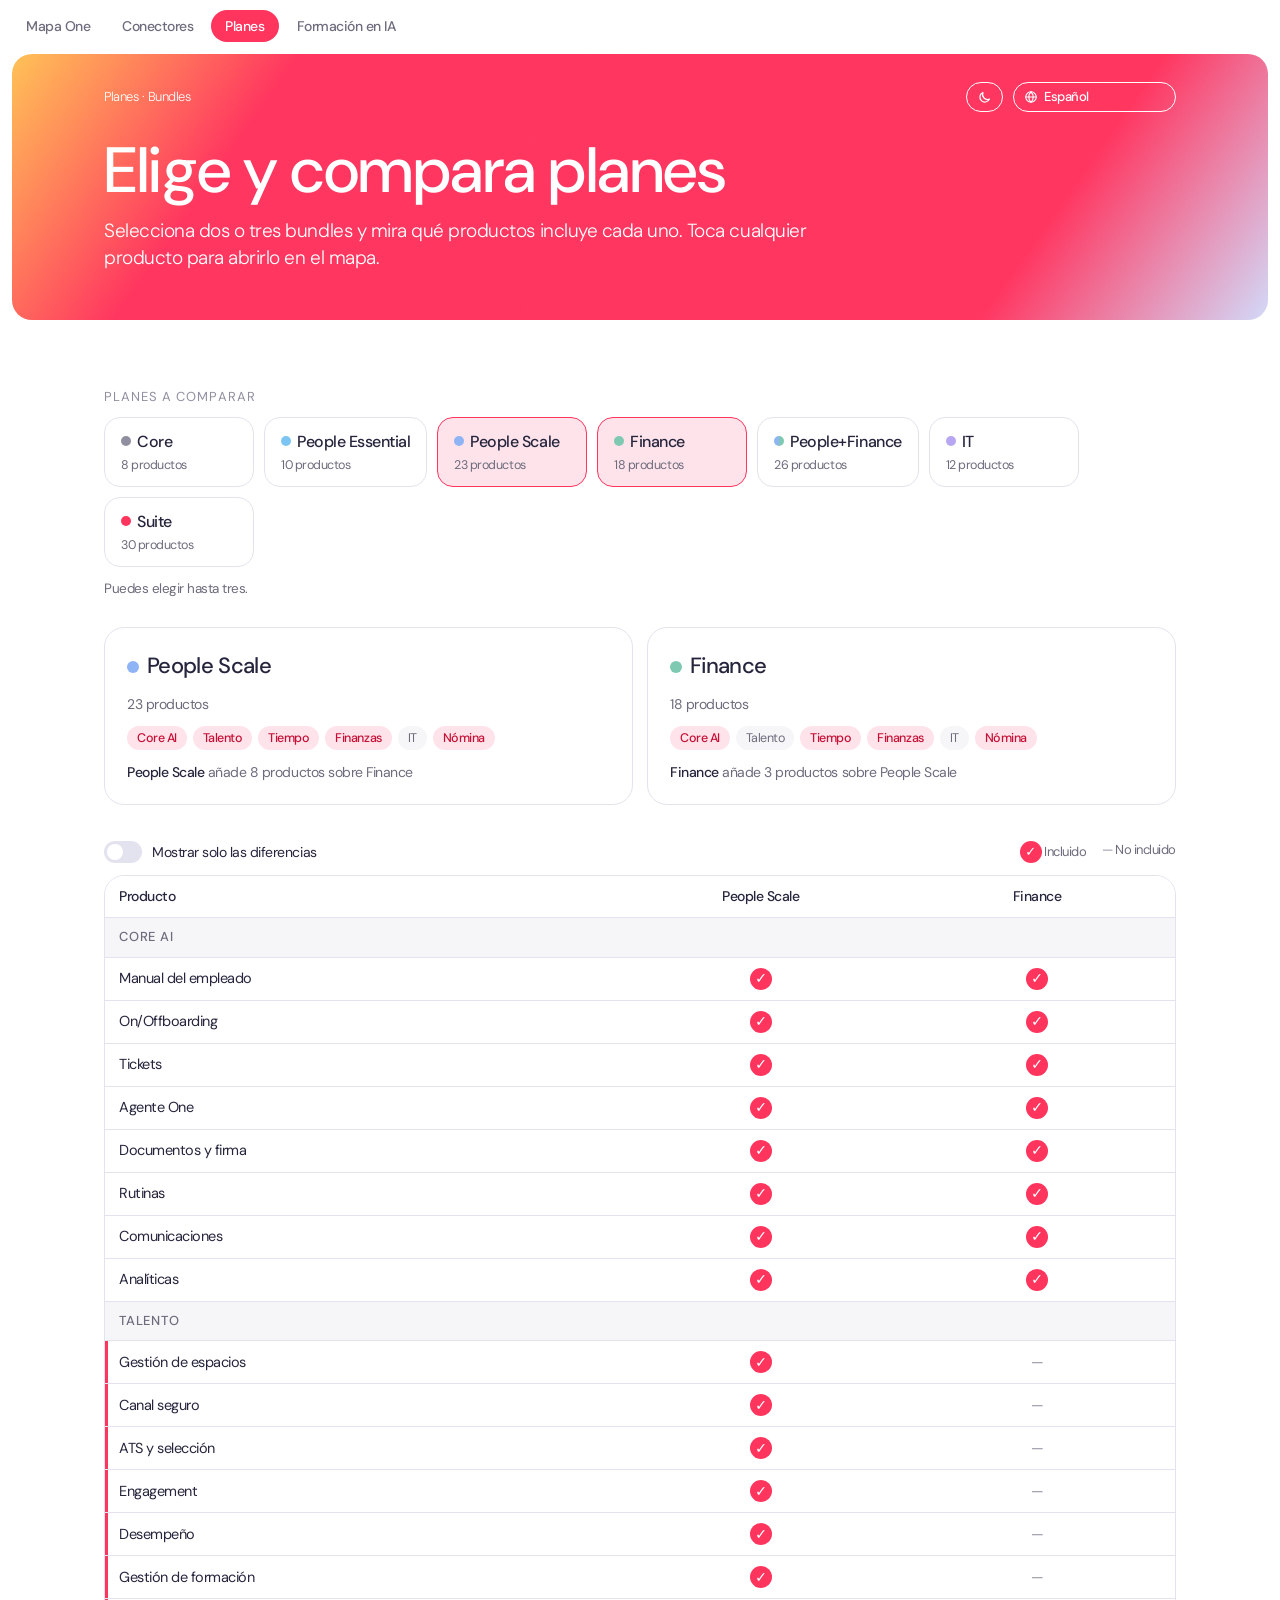
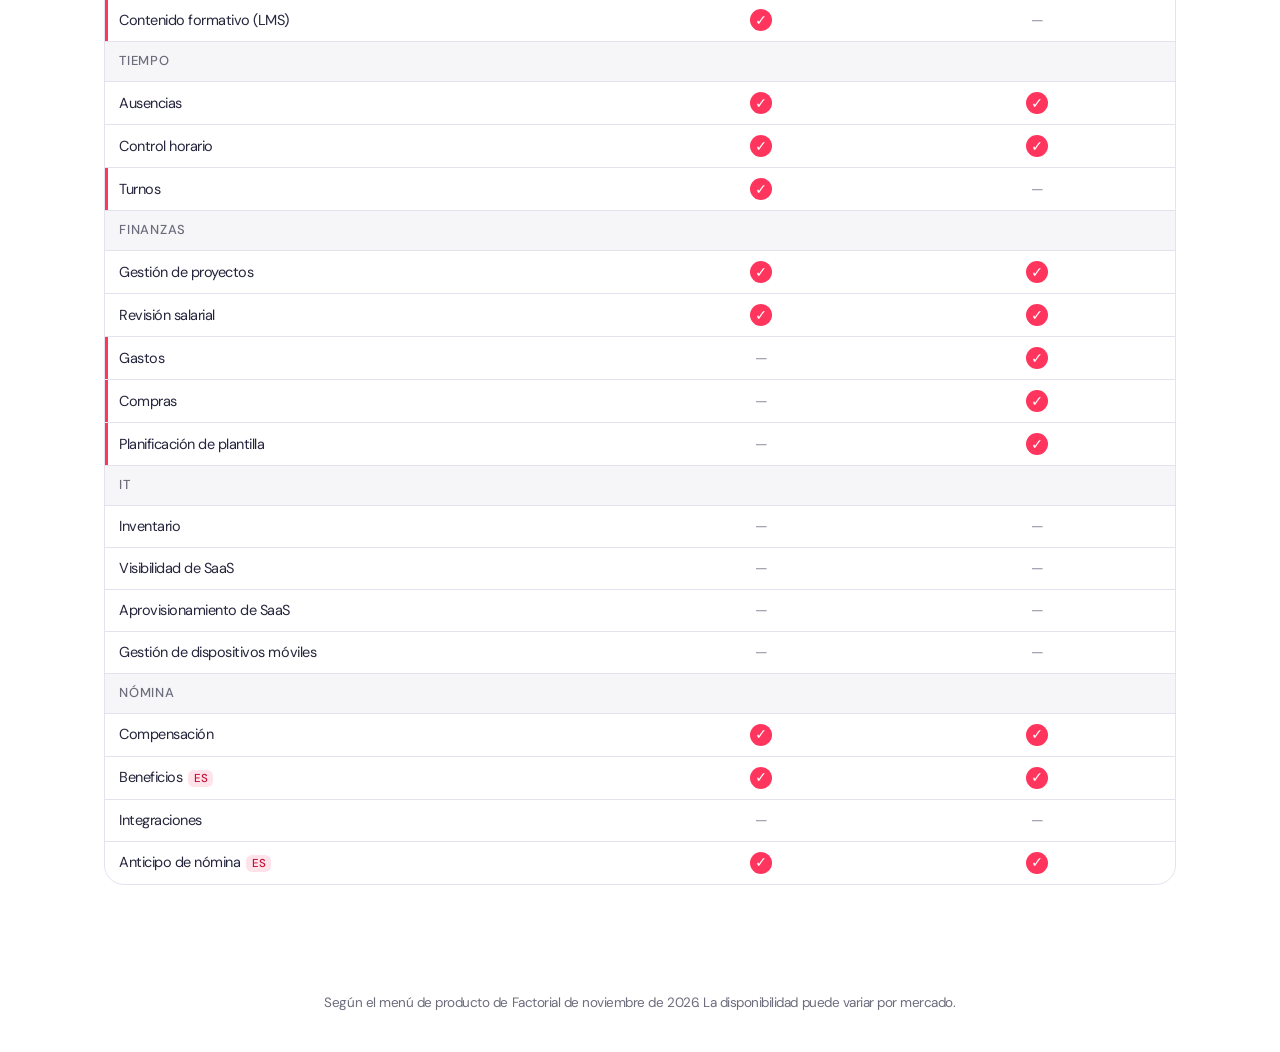
<file: plans/index.html>
<!doctype html>
<html lang="es">
<head>
<meta charset="utf-8">
<meta name="viewport" content="width=device-width,initial-scale=1,viewport-fit=cover">
<title>Factorial · Planes One</title>
<script>(function(){var t=new URLSearchParams(location.search).get("theme");try{if(t!=="dark"&&t!=="light")t=localStorage.getItem("onemap-theme")}catch(e){}if(t==="dark")document.documentElement.setAttribute("data-theme","dark")})();</script>
<link rel="preconnect" href="https://fonts.googleapis.com"><link rel="preconnect" href="https://fonts.gstatic.com" crossorigin>
<link rel="stylesheet" href="https://fonts.googleapis.com/css2?family=DM+Sans:opsz,wght@9..40,300;9..40,400;9..40,500&display=swap">
<link rel="stylesheet" href="../site.css">
<style>
/* selector de planes */
.pick{display:flex;flex-wrap:wrap;gap:10px}
.pick button{appearance:none;cursor:pointer;border:1px solid var(--line);background:var(--panel);border-radius:16px;padding:12px 16px;text-align:left;display:grid;gap:3px;min-width:150px;transition:border-color .15s,background .15s}
.pick button b{font-size:16px;font-weight:500}
.pick button span{font-size:12.5px;color:var(--ink-2)}
.pick button:hover{border-color:var(--red)}
.pick button[aria-pressed="true"]{border-color:var(--red);background:var(--r10)}
.pick .sw{width:10px;height:10px;border-radius:50%;display:inline-block;margin-right:6px;vertical-align:1px}
.hint{font-size:13.5px;color:var(--ink-2);margin-top:12px}

/* resumen de los planes elegidos */
.sum{display:grid;gap:14px;grid-template-columns:repeat(auto-fit,minmax(260px,1fr));margin-top:28px}
.sum .card{display:grid;gap:12px;align-content:start}
.sum h3{font-size:22px;letter-spacing:-0.03em}
.sum .count{font-size:14px;color:var(--ink-2)}
.fam{display:flex;flex-wrap:wrap;gap:6px}
.fam span{font-size:12.5px;border-radius:999px;padding:3px 10px;background:var(--ink-50);color:var(--ink-2)}
.fam span.on{background:var(--r10);color:var(--r140);font-weight:500}
.adds{font-size:14px;color:var(--ink-2)}
.adds b{color:var(--ink);font-weight:500}

/* tabla comparativa */
.tools{display:flex;flex-wrap:wrap;gap:10px 18px;align-items:center;justify-content:space-between;margin:36px 0 12px}
.switch{display:inline-flex;align-items:center;gap:10px;font-size:14px;cursor:pointer;user-select:none}
.switch input{appearance:none;width:38px;height:22px;border-radius:999px;background:var(--line);position:relative;cursor:pointer;margin:0;transition:background .15s}
.switch input::after{content:"";position:absolute;top:3px;left:3px;width:16px;height:16px;border-radius:50%;background:#fff;transition:transform .15s var(--ease)}
.switch input:checked{background:var(--red)}
.switch input:checked::after{transform:translateX(16px)}
.legend{display:flex;gap:16px;font-size:13px;color:var(--ink-2)}
.tbl{border:1px solid var(--line);border-radius:20px;overflow:auto;background:var(--panel)}
table{border-collapse:collapse;width:100%;font-size:14.5px}
th,td{padding:10px 14px;border-bottom:1px solid var(--line);text-align:left}
thead th{position:sticky;top:0;background:var(--panel);z-index:1;font-weight:500;font-size:14px}
thead th.col{text-align:center;min-width:120px}
tbody tr:last-child td{border-bottom:0}
tr.famrow td{background:var(--ink-50);font-weight:500;font-size:13px;text-transform:uppercase;letter-spacing:.06em;color:var(--ink-2)}
td.mod a{text-decoration:none;color:var(--ink)}
td.mod a:hover{color:var(--r140);text-decoration:underline}
td.mod .es{font-size:11.5px;font-weight:500;color:var(--r140);background:var(--r10);border-radius:6px;padding:1px 6px;margin-left:6px}
td.c{text-align:center}
.yes{display:inline-grid;place-items:center;width:22px;height:22px;border-radius:50%;background:var(--red);color:#fff}
.no{color:var(--ink-3)}
tr.diff td.mod{box-shadow:inset 3px 0 0 var(--red)}
.empty{padding:28px;text-align:center;color:var(--ink-2)}

/* extras */
.extras{display:grid;gap:14px;grid-template-columns:repeat(auto-fit,minmax(250px,1fr))}
.extras h3{font-size:18px;letter-spacing:-0.02em;margin-bottom:10px}
.extras ul{list-style:none;margin:0;padding:0;display:grid;gap:10px}
.extras li b{display:block;font-weight:500}
.extras li span{font-size:13.5px;color:var(--ink-2)}
.extras .sub{font-size:12px;font-weight:500;text-transform:uppercase;letter-spacing:.06em;color:var(--r140);margin:14px 0 8px}
@media (max-width:600px){ th,td{padding:9px 10px} thead th.col{min-width:92px} }
</style>
</head>
<body>
<header class="head sunrise">
  <div class="head-in">
    <div class="head-top">
      <small id="t-eyebrow"></small>
      <div class="head-tools">
        <button class="tbtn" id="themeBtn" type="button" aria-label="Night mode" aria-pressed="false"><svg width="15" height="15" viewBox="0 0 24 24" fill="none" stroke="currentColor" stroke-width="2" stroke-linecap="round" stroke-linejoin="round" aria-hidden="true"><path d="M20 14.5A8 8 0 0 1 9.5 4a8 8 0 1 0 10.5 10.5z"/></svg></button>
        <label class="tbtn"><svg width="14" height="14" viewBox="0 0 24 24" fill="none" stroke="currentColor" stroke-width="2" stroke-linecap="round" aria-hidden="true"><circle cx="12" cy="12" r="9"/><path d="M3 12h18M12 3c2.5 2.7 3.8 5.7 3.8 9s-1.3 6.3-3.8 9c-2.5-2.7-3.8-5.7-3.8-9S9.5 5.7 12 3z"/></svg><select id="langSel" aria-label="Idioma / Language"></select></label>
      </div>
    </div>
    <div>
      <h1 id="t-title"></h1>
      <p class="lede" id="t-lede"></p>
    </div>
  </div>
</header>

<main class="wrap">
  <section class="blk">
    <p class="eb" id="t-choose"></p>
    <div class="pick" id="pick" role="group"></div>
    <p class="hint" id="t-hint"></p>
    <div class="sum" id="sum"></div>

    <div class="tools">
      <label class="switch"><input type="checkbox" id="onlyDiff"><span id="t-only"></span></label>
      <div class="legend"><span><span class="yes" aria-hidden="true">✓</span> <span id="t-inc"></span></span><span><span class="no">—</span> <span id="t-notinc"></span></span></div>
    </div>
    <div class="tbl"><table id="tbl"></table></div>
  </section>

</main>
<footer class="foot" id="t-foot"></footer>

<script src="../content.js"></script>
<script src="../site.js"></script>
<script>
/* ---------- DATOS: menú de producto (Factorial Product menu, noviembre 2026) ----------
 * `map` es el id del módulo en el mapa (content.js) para el enlace y el nombre traducido.
 * `b` son los bundles que lo incluyen. `es`: solo España (ES). */
const BUNDLES = [
  { id: 'core', name: 'Core', color: '#8F8FA0' },
  { id: 'pe', name: 'People Essential', color: '#7CC4F2' },
  { id: 'ps', name: 'People Scale', color: '#8FB4F5' },
  { id: 'fin', name: 'Finance', color: '#7FC9B3' },
  { id: 'pf', name: 'People+Finance', color: 'linear-gradient(90deg,#8FB4F5 50%,#7FC9B3 50%)' },
  { id: 'it', name: 'IT', color: '#B7A6F2' },
  { id: 'suite', name: 'Suite', color: '#FF355E' }
];
const ALL = BUNDLES.map(b => b.id);
const FAMILIES = [
  { id: 'core', hub: null, rows: [
    { k: 'handbook', map: 'politicas', b: ALL }, { k: 'onoff', map: 'onoff', b: ALL }, { k: 'tickets', map: 'tickets', b: ALL },
    { k: 'one', map: 'one', b: ALL }, { k: 'docs', map: 'documentos', b: ALL },
    { k: 'routines', map: 'one', b: ALL }, { k: 'comms', map: 'comunicaciones', b: ALL }, { k: 'analytics', map: 'analiticas', b: ALL } ] },
  { id: 'talent', hub: 'talento', rows: [
    { k: 'space', map: null, b: ['ps','suite'] }, { k: 'trust', map: 'canal', b: ['ps','suite'] }, { k: 'ats', map: 'ats', b: ['ps','suite'] },
    { k: 'engagement', map: 'engagement', b: ['ps','suite'] }, { k: 'perf', map: 'desempeno', b: ['ps','suite'] },
    { k: 'training', map: 'formacion', b: ['ps','suite'] }, { k: 'lms', map: 'formacion', b: ['ps','suite'] } ] },
  { id: 'time', hub: 'tiempo', rows: [
    { k: 'absences', map: 'ausencias', b: ['pe','ps','fin','suite'] }, { k: 'tracking', map: 'control', b: ['pe','ps','fin','suite'] },
    { k: 'shifts', map: 'turnos', b: ['ps','suite'] } ] },
  { id: 'finance', hub: 'finanzas', rows: [
    { k: 'projects', map: 'proyectos', b: ['ps','fin','suite'] }, { k: 'salreview', map: 'revision', b: ['ps','fin','suite'] },
    { k: 'expenses', map: 'gastos', b: ['fin','suite'] }, { k: 'procurement', map: 'compras', b: ['fin','suite'] },
    { k: 'headcount', map: 'plantilla', b: ['fin','suite'] } ] },
  { id: 'it', hub: 'it', rows: [
    { k: 'inventory', map: 'inventario', b: ['it','suite'] }, { k: 'saasvis', map: 'software', b: ['it','suite'] },
    { k: 'saasprov', map: 'software', b: ['it','suite'] }, { k: 'mdm', map: 'mdm', b: ['it','suite'] } ] },
  { id: 'payroll', hub: 'nomina', rows: [
    { k: 'comp', map: 'compensacion', b: ['ps','fin','suite'] }, { k: 'benefits', map: 'beneficios', b: ['ps','fin','suite'], es: true },
    { k: 'integrations', map: 'integraciones', b: [] }, { k: 'advance', map: 'anticipo', b: ['ps','fin','suite'], es: true } ] }
];

/* People+Finance = todo lo de People Scale más todo lo de Finance */
FAMILIES.forEach(f => f.rows.forEach(r => { if (!r.b.includes('pf') && (r.b.includes('ps') || r.b.includes('fin'))) r.b.push('pf'); }));

/* ---------- TEXTOS ---------- */
const OWN = { /* filas que no tienen módulo propio en el mapa */
  es: { core: 'Core AI', handbook: 'Manual del empleado', one: 'Agente One', routines: 'Rutinas', space: 'Gestión de espacios', training: 'Gestión de formación', lms: 'Contenido formativo (LMS)', saasvis: 'Visibilidad de SaaS', saasprov: 'Aprovisionamiento de SaaS' },
  en: { core: 'Core AI', handbook: 'Handbook', one: 'One AI Agent', routines: 'Routines', space: 'Space management', training: 'Training management', lms: 'Learning content (LMS)', saasvis: 'SaaS visibility', saasprov: 'SaaS provisioning' },
  de: { core: 'Core AI', handbook: 'Mitarbeiterhandbuch', one: 'One KI-Agent', routines: 'Routinen', space: 'Raummanagement', training: 'Schulungsmanagement', lms: 'Lerninhalte (LMS)', saasvis: 'SaaS-Transparenz', saasprov: 'SaaS-Bereitstellung' },
  pt: { core: 'Core AI', handbook: 'Manual do colaborador', one: 'Agente One', routines: 'Rotinas', space: 'Gestão de espaços', training: 'Gestão de formação', lms: 'Conteúdo formativo (LMS)', saasvis: 'Visibilidade de SaaS', saasprov: 'Aprovisionamento de SaaS' },
  'pt-br': { core: 'Core AI', handbook: 'Manual do colaborador', one: 'Agente One', routines: 'Rotinas', space: 'Gestão de espaços', training: 'Gestão de treinamentos', lms: 'Conteúdo de aprendizagem (LMS)', saasvis: 'Visibilidade de SaaS', saasprov: 'Provisionamento de SaaS' },
  fr: { core: 'Core AI', handbook: 'Livret d’accueil', one: 'Agent One', routines: 'Routines', space: 'Gestion des espaces', training: 'Gestion des formations', lms: 'Contenus de formation (LMS)', saasvis: 'Visibilité SaaS', saasprov: 'Provisionnement SaaS' },
  it: { core: 'Core AI', handbook: 'Manuale del dipendente', one: 'Agente One', routines: 'Routine', space: 'Gestione degli spazi', training: 'Gestione della formazione', lms: 'Contenuti formativi (LMS)', saasvis: 'Visibilità SaaS', saasprov: 'Provisioning SaaS' },
  pl: { core: 'Core AI', handbook: 'Regulamin pracownika', one: 'Agent One', routines: 'Rutyny', space: 'Zarządzanie przestrzenią', training: 'Zarządzanie szkoleniami', lms: 'Treści szkoleniowe (LMS)', saasvis: 'Widoczność SaaS', saasprov: 'Udostępnianie SaaS' }
};
const TX = {
  es: { eyebrow: 'Planes · Bundles', title: 'Elige y compara planes', lede: 'Selecciona dos o tres bundles y mira qué productos incluye cada uno. Toca cualquier producto para abrirlo en el mapa.', choose: 'Planes a comparar', hint: 'Puedes elegir hasta tres.', only: 'Mostrar solo las diferencias', inc: 'Incluido', notinc: 'No incluido', modules: n => `${n} productos`, adds: (a, b, n) => `<b>${a}</b> añade ${n} productos sobre ${b}`, same: 'Incluye los mismos productos', pickMore: 'Elige al menos dos planes para compararlos.', product: 'Producto',
    extrasT: 'Más allá de los bundles', extrasD: 'Lo que se añade a cualquier plan.', ent: 'Enterprise pack', entI: [['Comunicaciones', 'Llamadas y grupos ilimitados'], ['Formación ilimitada', 'Contenido LMS ilimitado'], ['Compensación', 'Factorial Professionals']], local: 'Por mercado', spain: 'España', spainI: [['Ausencias', 'Integración con SILTRA'], ['Integraciones locales de nómina', '']], dach: 'DACH', dachI: [['Documentos', 'Firma electrónica cualificada (pronto en todos los mercados)']], oneT: 'One · Planes personales', oneI: [['Free', 'Incluido en todos los bundles'], ['Basic', 'Se contrata aparte'], ['Plus', 'Se contrata aparte'], ['Max', 'Se contrata aparte']], addT: 'Add-ons', addI: [['Integraciones', 'Se contratan aparte']], comboT: 'Combinaciones de bundles', comboD: 'Tres combinaciones disponibles', foot: 'Según el menú de producto de Factorial de noviembre de 2026. La disponibilidad puede variar por mercado.' },
  en: { eyebrow: 'Plans · Bundles', title: 'Pick and compare plans', lede: 'Select two or three bundles and see which products each one includes. Tap any product to open it on the map.', choose: 'Plans to compare', hint: 'You can pick up to three.', only: 'Show only the differences', inc: 'Included', notinc: 'Not included', modules: n => `${n} products`, adds: (a, b, n) => `<b>${a}</b> adds ${n} products over ${b}`, same: 'Includes the same products', pickMore: 'Pick at least two plans to compare them.', product: 'Product',
    extrasT: 'Beyond the bundles', extrasD: 'What you can add to any plan.', ent: 'Enterprise pack', entI: [['Communications', 'Unlimited calls and groups'], ['Unlimited trainings', 'Unlimited LMS content'], ['Compensation', 'Factorial Professionals']], local: 'By market', spain: 'Spain', spainI: [['Absences', 'SILTRA integration'], ['Local payroll integrations', '']], dach: 'DACH', dachI: [['Documents', 'Qualified electronic signature (soon in every market)']], oneT: 'One · Personal plans', oneI: [['Free', 'Included with every bundle'], ['Basic', 'Purchased separately'], ['Plus', 'Purchased separately'], ['Max', 'Purchased separately']], addT: 'Add-ons', addI: [['Integrations', 'Purchased separately']], comboT: 'Bundle combos', comboD: 'Three available bundle pairs', foot: 'Based on the Factorial product menu, November 2026. Availability can vary by market.' },
  de: { eyebrow: 'Pläne · Bundles', title: 'Pläne auswählen und vergleichen', lede: 'Wählen Sie zwei oder drei Bundles und sehen Sie, welche Produkte jeweils enthalten sind. Tippen Sie auf ein Produkt, um es auf der Karte zu öffnen.', choose: 'Zu vergleichende Pläne', hint: 'Sie können bis zu drei auswählen.', only: 'Nur Unterschiede anzeigen', inc: 'Enthalten', notinc: 'Nicht enthalten', modules: n => `${n} Produkte`, adds: (a, b, n) => `<b>${a}</b> bietet ${n} Produkte mehr als ${b}`, same: 'Enthält dieselben Produkte', pickMore: 'Wählen Sie mindestens zwei Pläne zum Vergleichen.', product: 'Produkt',
    extrasT: 'Über die Bundles hinaus', extrasD: 'Was Sie jedem Plan hinzufügen können.', ent: 'Enterprise-Paket', entI: [['Kommunikation', 'Unbegrenzte Anrufe und Gruppen'], ['Unbegrenzte Schulungen', 'Unbegrenzte LMS-Inhalte'], ['Vergütung', 'Factorial Professionals']], local: 'Nach Markt', spain: 'Spanien', spainI: [['Abwesenheiten', 'SILTRA-Integration'], ['Lokale Lohnintegrationen', '']], dach: 'DACH', dachI: [['Dokumente', 'Qualifizierte elektronische Signatur (bald in allen Märkten)']], oneT: 'One · Persönliche Pläne', oneI: [['Free', 'In jedem Bundle enthalten'], ['Basic', 'Separat erhältlich'], ['Plus', 'Separat erhältlich'], ['Max', 'Separat erhältlich']], addT: 'Add-ons', addI: [['Integrationen', 'Separat erhältlich']], comboT: 'Bundle-Kombinationen', comboD: 'Drei verfügbare Bundle-Paare', foot: 'Basierend auf dem Factorial-Produktmenü, November 2026. Die Verfügbarkeit kann je nach Markt variieren.' },
  pt: { eyebrow: 'Planos · Bundles', title: 'Escolha e compare planos', lede: 'Selecione dois ou três bundles e veja que produtos inclui cada um. Toque em qualquer produto para o abrir no mapa.', choose: 'Planos a comparar', hint: 'Pode escolher até três.', only: 'Mostrar só as diferenças', inc: 'Incluído', notinc: 'Não incluído', modules: n => `${n} produtos`, adds: (a, b, n) => `<b>${a}</b> acrescenta ${n} produtos face a ${b}`, same: 'Inclui os mesmos produtos', pickMore: 'Escolha pelo menos dois planos para os comparar.', product: 'Produto',
    extrasT: 'Para além dos bundles', extrasD: 'O que pode juntar a qualquer plano.', ent: 'Enterprise pack', entI: [['Comunicações', 'Chamadas e grupos ilimitados'], ['Formação ilimitada', 'Conteúdo LMS ilimitado'], ['Remuneração', 'Factorial Professionals']], local: 'Por mercado', spain: 'Espanha', spainI: [['Ausências', 'Integração SILTRA'], ['Integrações locais de salários', '']], dach: 'DACH', dachI: [['Documentos', 'Assinatura eletrónica qualificada (brevemente em todos os mercados)']], oneT: 'One · Planos pessoais', oneI: [['Free', 'Incluído em todos os bundles'], ['Basic', 'Adquirido à parte'], ['Plus', 'Adquirido à parte'], ['Max', 'Adquirido à parte']], addT: 'Add-ons', addI: [['Integrações', 'Adquiridas à parte']], comboT: 'Combinações de bundles', comboD: 'Três pares de bundles disponíveis', foot: 'Com base no menu de produto da Factorial, novembro de 2026. A disponibilidade pode variar por mercado.' },
  'pt-br': { eyebrow: 'Planos · Bundles', title: 'Escolha e compare planos', lede: 'Selecione dois ou três bundles e veja quais produtos cada um inclui. Toque em qualquer produto para abri-lo no mapa.', choose: 'Planos para comparar', hint: 'Você pode escolher até três.', only: 'Mostrar só as diferenças', inc: 'Incluído', notinc: 'Não incluído', modules: n => `${n} produtos`, adds: (a, b, n) => `<b>${a}</b> acrescenta ${n} produtos em relação a ${b}`, same: 'Inclui os mesmos produtos', pickMore: 'Escolha pelo menos dois planos para comparar.', product: 'Produto',
    extrasT: 'Além dos bundles', extrasD: 'O que você pode adicionar a qualquer plano.', ent: 'Enterprise pack', entI: [['Comunicação', 'Chamadas e grupos ilimitados'], ['Treinamentos ilimitados', 'Conteúdo de LMS ilimitado'], ['Remuneração', 'Factorial Professionals']], local: 'Por mercado', spain: 'Espanha', spainI: [['Ausências', 'Integração SILTRA'], ['Integrações locais de folha', '']], dach: 'DACH', dachI: [['Documentos', 'Assinatura eletrônica qualificada (em breve em todos os mercados)']], oneT: 'One · Planos individuais', oneI: [['Free', 'Incluído em todos os bundles'], ['Basic', 'Contratado à parte'], ['Plus', 'Contratado à parte'], ['Max', 'Contratado à parte']], addT: 'Add-ons', addI: [['Integrações', 'Contratadas à parte']], comboT: 'Combinações de bundles', comboD: 'Três pares de bundles disponíveis', foot: 'Com base no menu de produtos da Factorial, novembro de 2026. A disponibilidade pode variar por mercado.' },
  fr: { eyebrow: 'Offres · Bundles', title: 'Choisissez et comparez les offres', lede: 'Sélectionnez deux ou trois bundles et voyez quels produits chacun inclut. Touchez un produit pour l’ouvrir sur la carte.', choose: 'Offres à comparer', hint: 'Vous pouvez en choisir jusqu’à trois.', only: 'Afficher uniquement les différences', inc: 'Inclus', notinc: 'Non inclus', modules: n => `${n} produits`, adds: (a, b, n) => `<b>${a}</b> ajoute ${n} produits par rapport à ${b}`, same: 'Inclut les mêmes produits', pickMore: 'Choisissez au moins deux offres pour les comparer.', product: 'Produit',
    extrasT: 'Au-delà des bundles', extrasD: 'Ce que vous pouvez ajouter à n’importe quelle offre.', ent: 'Pack Enterprise', entI: [['Communication', 'Appels et groupes illimités'], ['Formations illimitées', 'Contenus LMS illimités'], ['Rémunération', 'Factorial Professionals']], local: 'Par marché', spain: 'Espagne', spainI: [['Absences', 'Intégration SILTRA'], ['Intégrations de paie locales', '']], dach: 'DACH', dachI: [['Documents', 'Signature électronique qualifiée (bientôt sur tous les marchés)']], oneT: 'One · Offres individuelles', oneI: [['Free', 'Inclus dans tous les bundles'], ['Basic', 'Acheté séparément'], ['Plus', 'Acheté séparément'], ['Max', 'Acheté séparément']], addT: 'Add-ons', addI: [['Intégrations', 'Achetées séparément']], comboT: 'Combinaisons de bundles', comboD: 'Trois paires de bundles disponibles', foot: 'D’après le menu produit Factorial de novembre 2026. La disponibilité peut varier selon le marché.' },
  it: { eyebrow: 'Piani · Bundle', title: 'Scegli e confronta i piani', lede: 'Seleziona due o tre bundle e guarda quali prodotti include ciascuno. Tocca un prodotto per aprirlo sulla mappa.', choose: 'Piani da confrontare', hint: 'Puoi sceglierne fino a tre.', only: 'Mostra solo le differenze', inc: 'Incluso', notinc: 'Non incluso', modules: n => `${n} prodotti`, adds: (a, b, n) => `<b>${a}</b> aggiunge ${n} prodotti rispetto a ${b}`, same: 'Include gli stessi prodotti', pickMore: 'Scegli almeno due piani per confrontarli.', product: 'Prodotto',
    extrasT: 'Oltre i bundle', extrasD: 'Cosa puoi aggiungere a qualsiasi piano.', ent: 'Enterprise pack', entI: [['Comunicazioni', 'Chiamate e gruppi illimitati'], ['Formazione illimitata', 'Contenuti LMS illimitati'], ['Retribuzione', 'Factorial Professionals']], local: 'Per mercato', spain: 'Spagna', spainI: [['Assenze', 'Integrazione SILTRA'], ['Integrazioni paghe locali', '']], dach: 'DACH', dachI: [['Documenti', 'Firma elettronica qualificata (presto in tutti i mercati)']], oneT: 'One · Piani personali', oneI: [['Free', 'Incluso in ogni bundle'], ['Basic', 'Acquistabile a parte'], ['Plus', 'Acquistabile a parte'], ['Max', 'Acquistabile a parte']], addT: 'Add-on', addI: [['Integrazioni', 'Acquistabili a parte']], comboT: 'Combinazioni di bundle', comboD: 'Tre coppie di bundle disponibili', foot: 'Basato sul menu prodotti di Factorial, novembre 2026. La disponibilità può variare in base al mercato.' },
  pl: { eyebrow: 'Plany · Pakiety', title: 'Wybierz i porównaj plany', lede: 'Wybierz dwa lub trzy pakiety i zobacz, jakie produkty zawiera każdy z nich. Kliknij produkt, żeby otworzyć go na mapie.', choose: 'Plany do porównania', hint: 'Możesz wybrać maksymalnie trzy.', only: 'Pokaż tylko różnice', inc: 'W pakiecie', notinc: 'Poza pakietem', modules: n => `Produkty: ${n}`, adds: (a, b, n) => `<b>${a}</b> dodaje ${n} produktów względem ${b}`, same: 'Zawiera te same produkty', pickMore: 'Wybierz co najmniej dwa plany, żeby je porównać.', product: 'Produkt',
    extrasT: 'Poza pakietami', extrasD: 'Co możesz dodać do dowolnego planu.', ent: 'Pakiet Enterprise', entI: [['Komunikacja', 'Nielimitowane połączenia i grupy'], ['Nielimitowane szkolenia', 'Nielimitowane treści LMS'], ['Wynagrodzenia', 'Factorial Professionals']], local: 'Według rynku', spain: 'Hiszpania', spainI: [['Nieobecności', 'Integracja z SILTRA'], ['Lokalne integracje płacowe', '']], dach: 'DACH', dachI: [['Dokumenty', 'Kwalifikowany podpis elektroniczny (wkrótce na wszystkich rynkach)']], oneT: 'One · Plany osobiste', oneI: [['Free', 'W każdym pakiecie'], ['Basic', 'Kupowany osobno'], ['Plus', 'Kupowany osobno'], ['Max', 'Kupowany osobno']], addT: 'Dodatki', addI: [['Integracje', 'Kupowane osobno']], comboT: 'Połączenia pakietów', comboD: 'Trzy dostępne pary pakietów', foot: 'Na podstawie menu produktów Factorial z listopada 2026. Dostępność może się różnić w zależności od rynku.' }
};

/* ---------- LÓGICA ---------- */
const lang = SITE.lang, t = TX[lang] || TX.en, own = OWN[lang] || OWN.en;
const I = { en: EN, de: DE, pt: PT, 'pt-br': BR, fr: FR, it: IT, pl: PL };
const modName = r => own[r.k] || (I[lang] && I[lang].M[r.map] ? I[lang].M[r.map].name : (M[r.map] ? M[r.map].name : r.k));
const famName = f => f.hub ? ((I[lang] && I[lang].HUBS[f.hub]) || HUBS[f.hub]).name : own.core;
const rows = FAMILIES.flatMap(f => f.rows);
const has = (b, r) => r.b.includes(b);
const count = b => rows.filter(r => has(b, r)).length;
const B = id => BUNDLES.find(x => x.id === id);

document.documentElement.lang = lang;
['eyebrow','title','lede','choose','hint','only','inc','notinc','extrasT','extrasD','foot'].forEach(k => { const n = document.getElementById('t-' + k); if (n) n.textContent = t[k]; });
document.title = 'Factorial · ' + t.title;
SITE.bar('plans/'); SITE.theme(document.getElementById('themeBtn')); SITE.langSelect(document.getElementById('langSel'));

let sel = (() => { const q = new URLSearchParams(location.search).get('plans'); const v = (q || '').split(',').filter(B); return v.length ? v.slice(0, 3) : ['ps', 'fin']; })();
const pick = document.getElementById('pick');
pick.setAttribute('aria-label', t.choose);
pick.innerHTML = BUNDLES.map(b => `<button type="button" data-id="${b.id}"><b><span class="sw" style="background:${b.color}"></span>${b.name}</b><span>${t.modules(count(b.id))}</span></button>`).join('');
pick.addEventListener('click', e => {
  const btn = e.target.closest('button'); if (!btn) return; const id = btn.dataset.id;
  if (sel.includes(id)) sel = sel.filter(x => x !== id); else { sel.push(id); if (sel.length > 3) sel.shift(); }
  const u = new URL(location.href); u.searchParams.set('plans', sel.join(',')); history.replaceState(null, '', u);
  render();
});
document.getElementById('onlyDiff').addEventListener('change', render);

function render() {
  pick.querySelectorAll('button').forEach(b => b.setAttribute('aria-pressed', String(sel.includes(b.dataset.id))));
  const order = BUNDLES.map(b => b.id).filter(id => sel.includes(id));
  // resumen
  document.getElementById('sum').innerHTML = order.map(id => {
    const others = order.filter(x => x !== id);
    const fams = FAMILIES.map(f => `<span class="${f.rows.some(r => has(id, r)) ? 'on' : ''}">${famName(f)}</span>`).join('');
    const adds = others.map(o => { const n = rows.filter(r => has(id, r) && !has(o, r)).length; return n ? `<p class="adds">${t.adds(B(id).name, B(o).name, n)}</p>` : ''; }).join('');
    return `<div class="card"><h3><span class="sw" style="display:inline-block;width:12px;height:12px;border-radius:50%;margin-right:8px;background:${B(id).color}"></span>${B(id).name}</h3><p class="count">${t.modules(count(id))}</p><div class="fam">${fams}</div>${adds}</div>`;
  }).join('');
  // tabla
  const only = document.getElementById('onlyDiff').checked && order.length > 1;
  const tb = document.getElementById('tbl');
  if (!order.length) { tb.innerHTML = `<tbody><tr><td class="empty">${t.pickMore}</td></tr></tbody>`; return; }
  let h = `<thead><tr><th scope="col">${t.product}</th>${order.map(id => `<th scope="col" class="col">${B(id).name}</th>`).join('')}</tr></thead><tbody>`;
  FAMILIES.forEach(f => {
    const list = f.rows.filter(r => !only || new Set(order.map(id => has(id, r))).size > 1);
    if (!list.length) return;
    h += `<tr class="famrow"><td colspan="${order.length + 1}">${famName(f)}</td></tr>`;
    list.forEach(r => {
      const diff = new Set(order.map(id => has(id, r))).size > 1;
      const name = modName(r) + (r.es ? '<span class="es">ES</span>' : '');
      const link = r.map ? `<a href="${SITE.mapLink(r.map)}">${name}</a>` : name;
      h += `<tr class="${diff ? 'diff' : ''}"><td class="mod">${link}</td>${order.map(id => `<td class="c">${has(id, r) ? `<span class="yes" role="img" aria-label="${t.inc}">✓</span>` : `<span class="no" role="img" aria-label="${t.notinc}">—</span>`}</td>`).join('')}</tr>`;
    });
  });
  tb.innerHTML = h + '</tbody>';
}
render();

</script>
</body>
</html>
</file>
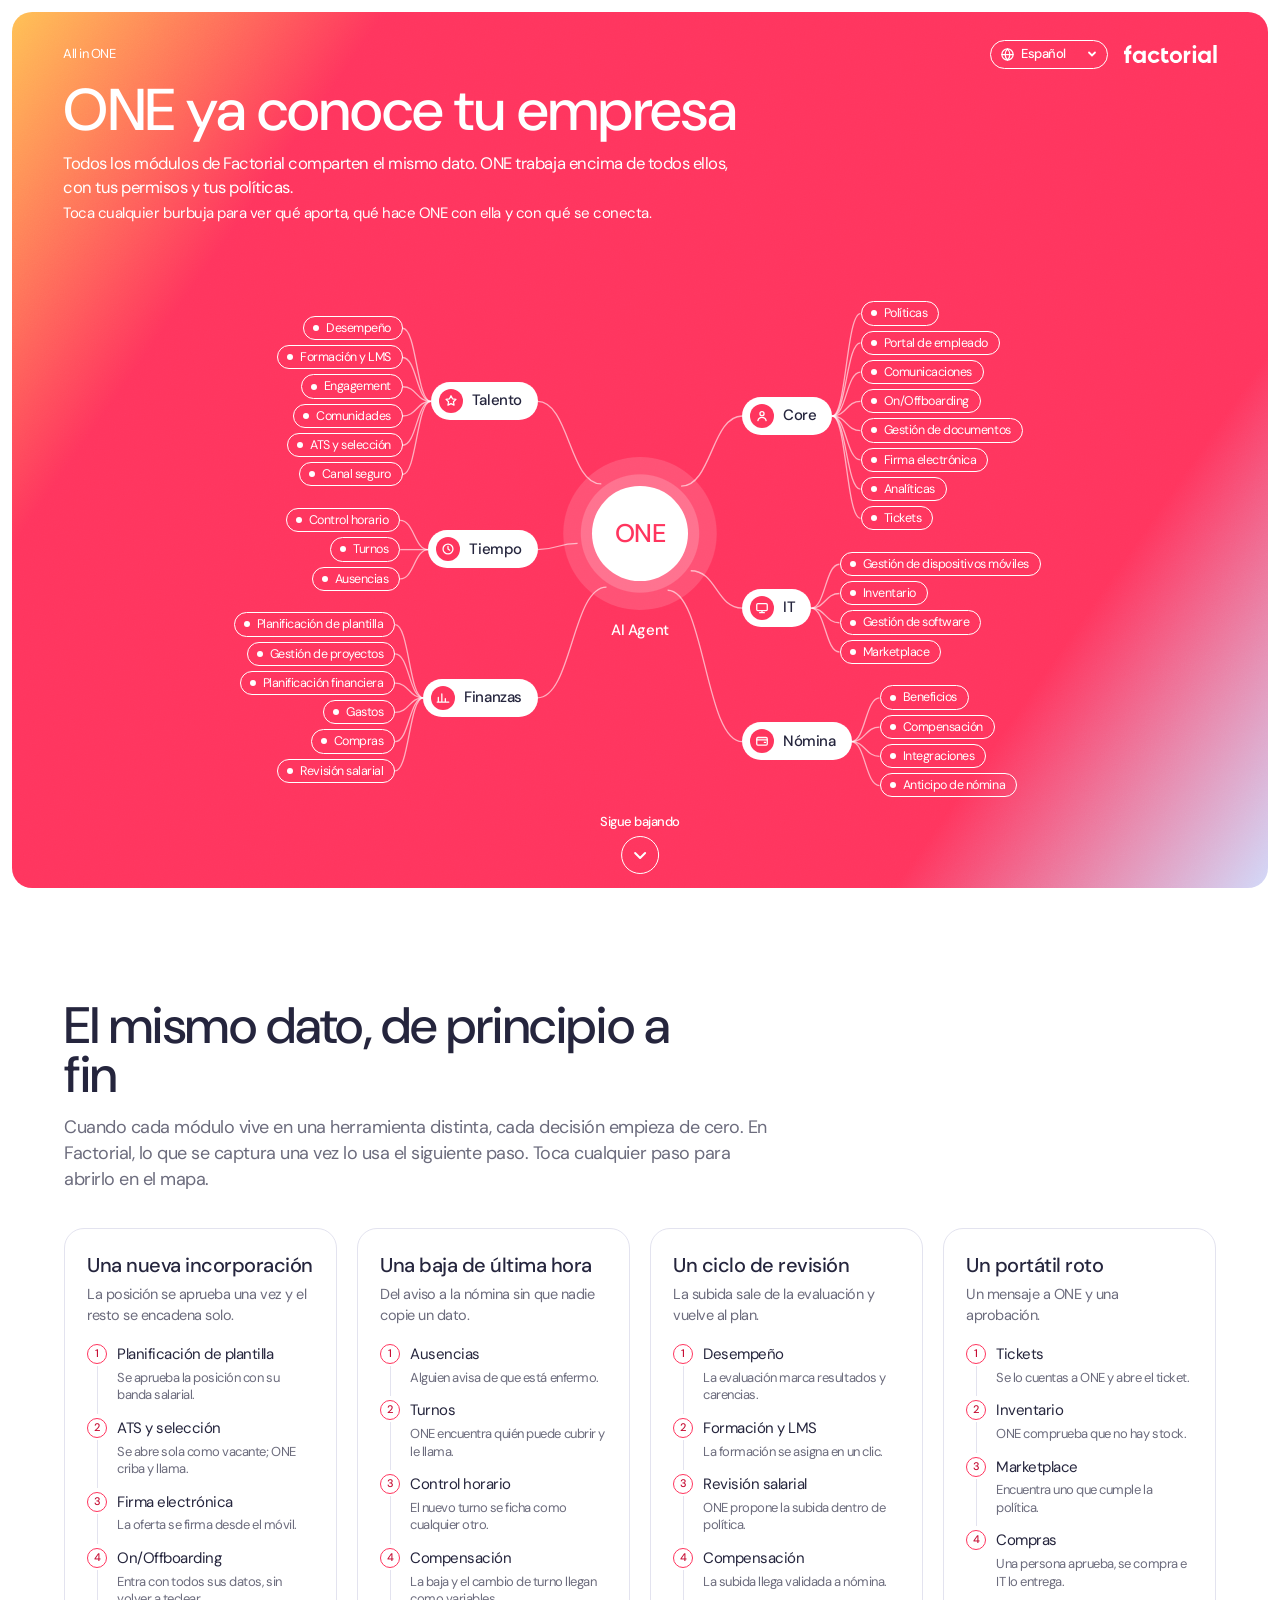
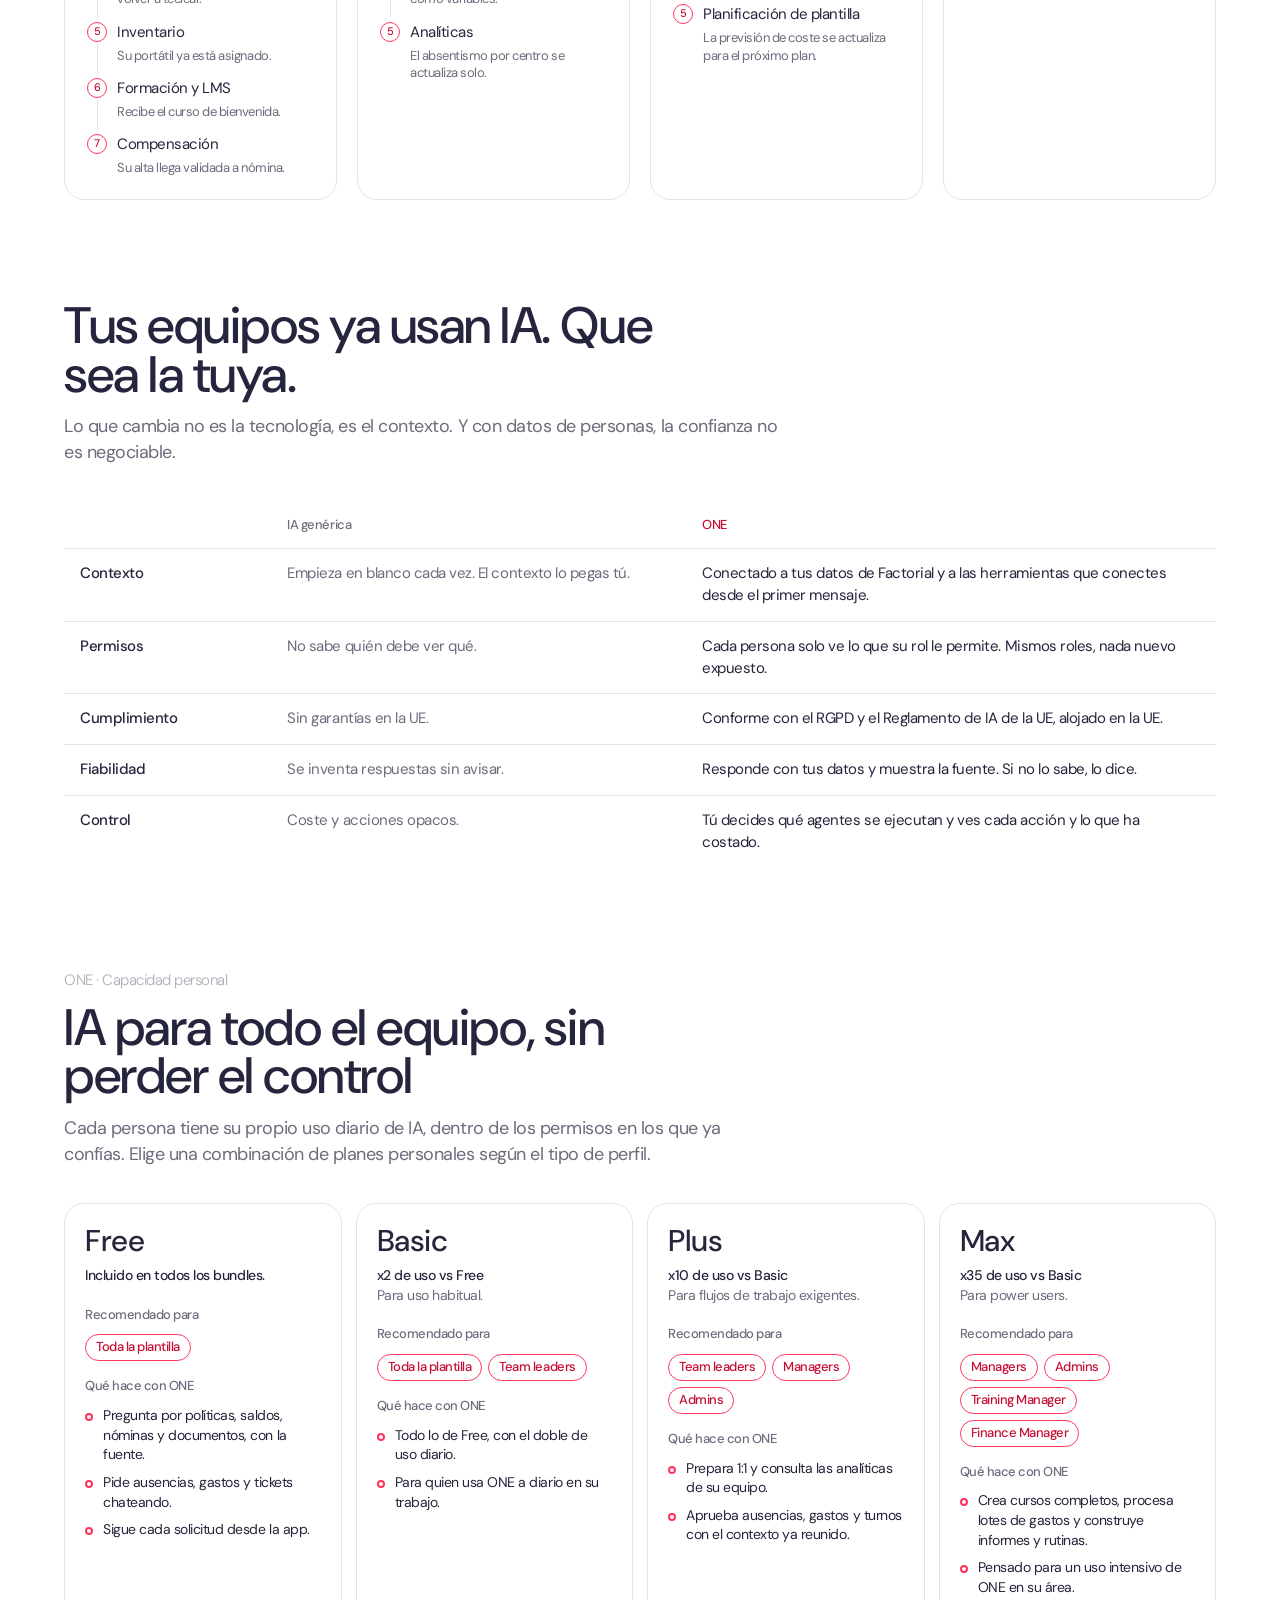
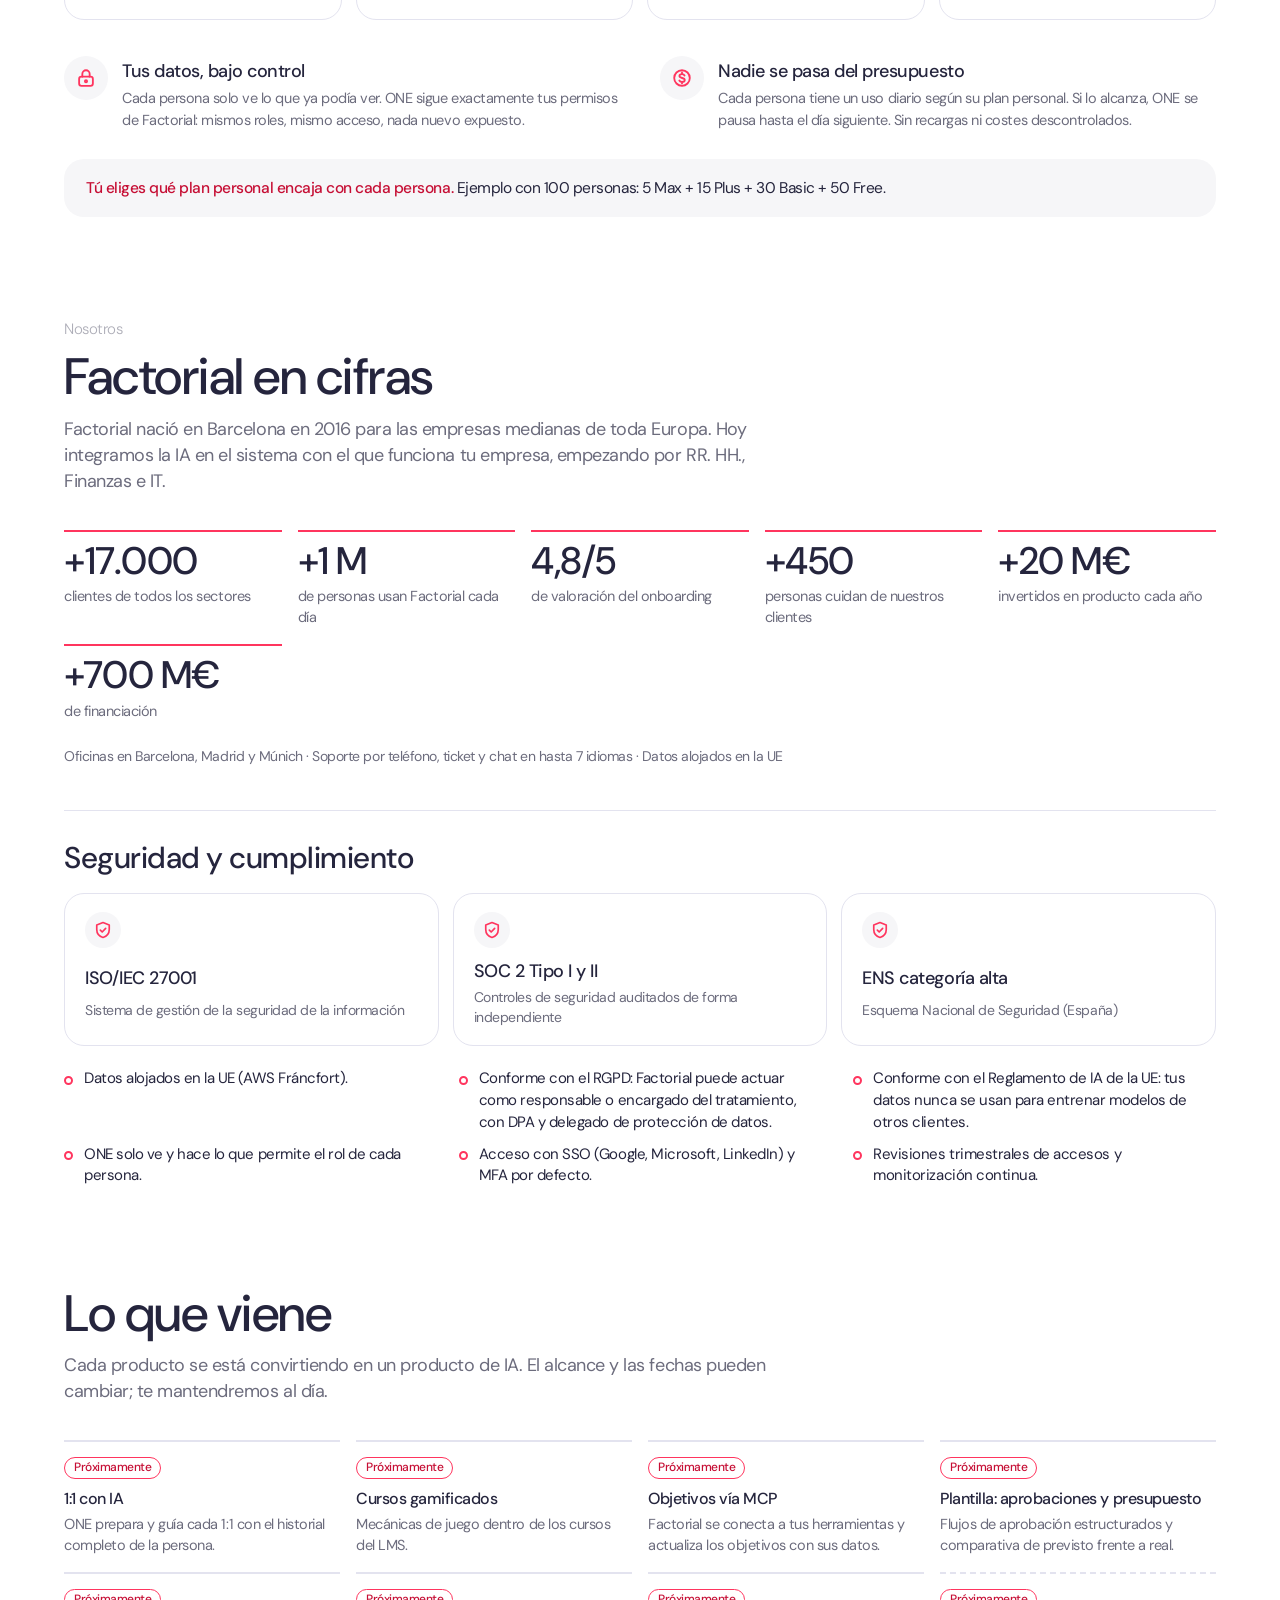
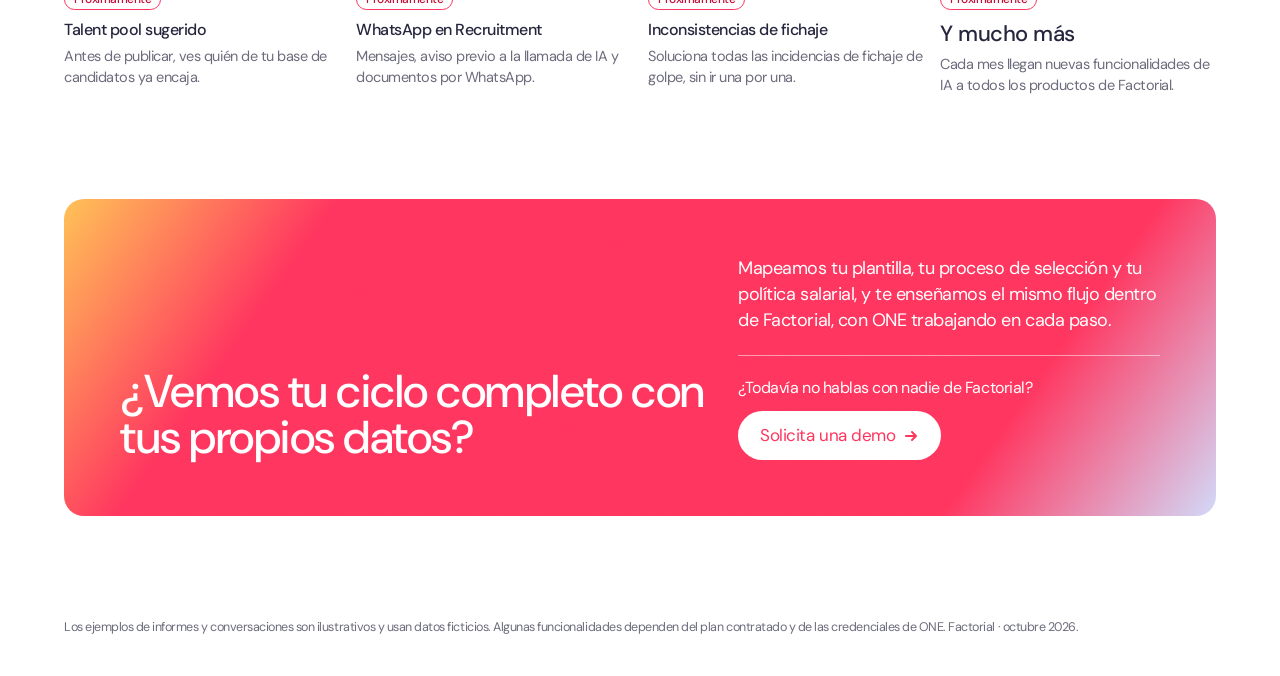
<file: Factorial · Todo conectado con One.html>
<!doctype html>
<html lang="es">
<head>
<meta charset="utf-8">
<meta name="viewport" content="width=device-width, initial-scale=1, viewport-fit=cover">
<title>Factorial · Todo conectado con ONE</title>
<link rel="preconnect" href="https://fonts.googleapis.com">
<link rel="preconnect" href="https://fonts.gstatic.com" crossorigin>
<link href="https://fonts.googleapis.com/css2?family=DM+Sans:opsz,wght@9..40,300;9..40,400;9..40,500;9..40,700&display=swap" rel="stylesheet">
<style>
/* Factorial Brand Refresh (verano 2026): Sunrise para superficies de IA, blanco para el resto.
 * Midnight solo como texto, nunca como fondo. Sin isotipo. Tracking −3% en todo. */
:root{
  --red:#FF355E; --r140:#C60F35; --r40:#FFAEBF; --midnight:#25253D; --m20:#E3E3EF;
  --ink:#25253D; --ink-2:#6C6C7D; --ink-3:#AEAEB8; --ink-50:#F6F6F8;
  --line:#E3E3EF; --panel:#FFFFFF;
  --sunrise:linear-gradient(125deg, #FFC155 0%, #FF355E 20%, #FF355E 80%, #D2D9F9 100%);
  --grain:url("data:image/svg+xml,%3Csvg xmlns='http://www.w3.org/2000/svg'%3E%3Cfilter id='n'%3E%3CfeTurbulence type='fractalNoise' baseFrequency='0.8' numOctaves='4' stitchTiles='stitch'/%3E%3CfeColorMatrix type='saturate' values='0'/%3E%3C/filter%3E%3Crect width='100%25' height='100%25' filter='url(%23n)'/%3E%3C/svg%3E");
  --font:'DM Sans', ui-sans-serif, system-ui, -apple-system, 'Segoe UI', Roboto, sans-serif;
  --ease:cubic-bezier(.2,.8,.2,1);
  color-scheme: light;
  box-sizing:border-box;
  padding-top:env(safe-area-inset-top,0px); padding-bottom:env(safe-area-inset-bottom,0px);
}
html{scroll-padding-top:env(safe-area-inset-top,0px);background:#fff}
*,*::before,*::after{box-sizing:inherit}
body{margin:0;background:#fff;color:var(--ink);font-family:var(--font);font-size:16px;line-height:1.45;letter-spacing:-0.03em;-webkit-font-smoothing:antialiased}
button,select{font:inherit;color:inherit;letter-spacing:inherit}
:focus-visible{outline:3px solid rgba(255,53,94,.25);outline-offset:2px}
.sunrise :focus-visible{outline-color:rgba(255,255,255,.9)}

/* superficie Sunrise: gradiente 125° + grano al 7% en overlay */
.sunrise{position:relative;background:var(--sunrise);color:#fff;isolation:isolate}
.sunrise::before{content:"";position:absolute;inset:0;background-image:var(--grain);opacity:.07;mix-blend-mode:overlay;pointer-events:none;z-index:-1}

/* ---------- HERO / MAP ---------- */
/* el mapa es una tarjeta Sunrise enmarcada en blanco, igual que el cierre: sin corte recto */
.hero{--frame:12px;margin:var(--frame);border-radius:20px;min-height:calc(100vh - 2 * var(--frame));overflow:hidden}
.scrollcue{position:absolute;left:50%;bottom:14px;transform:translateX(-50%);z-index:3;display:flex;flex-direction:column;align-items:center;gap:4px;color:#fff;text-decoration:none;font-size:13px;font-weight:500;transition:opacity .2s var(--ease)}
.scrollcue .ar{width:38px;height:38px;border-radius:50%;border:1.5px solid #fff;display:grid;place-items:center}
.scrollcue:hover .ar{background:rgba(255,255,255,.2)}
.scrollcue.gone,.hero.open .scrollcue{opacity:0;pointer-events:none}
.hero-inner{display:grid;grid-template-columns:minmax(0,1fr) 0px;transition:grid-template-columns .2s var(--ease);min-height:calc(100vh - 2 * var(--frame))}
.hero.open .hero-inner{grid-template-columns:minmax(0,1fr) min(440px,40vw)}
.mapcol{display:flex;flex-direction:column;padding:28px clamp(20px,4vw,56px) 28px;min-width:0}
.top{display:flex;justify-content:space-between;align-items:center;gap:16px}
.top small{font-size:13px;font-weight:400}
.logo{height:18px;width:auto;color:#fff;display:block}
.topr{display:flex;align-items:center;gap:16px}
.lang{position:relative;display:inline-flex;align-items:center;gap:6px;border:1px solid #fff;border-radius:999px;padding:4px 10px 4px 9px;color:#fff;cursor:pointer}
.lang:hover,.lang:focus-within{background:rgba(255,255,255,.2)}
.lang select{appearance:none;-webkit-appearance:none;border:0;background:transparent;color:#fff;font-size:13px;font-weight:500;padding:0 14px 0 0;margin-right:-14px;cursor:pointer;outline:none}
.lang select option{color:var(--midnight);background:#fff}
.lang .chev{pointer-events:none}
h1{font-weight:500;font-size:clamp(36px,4.6vw,66px);line-height:.95;margin:14px 0 12px;color:#fff}
.sub{max-width:62ch;font-size:clamp(16px,1.3vw,18px);margin:0 0 4px}
.hint{font-size:15px;margin:0}

.stage{position:relative;flex:1;display:grid;grid-template-columns:minmax(0,1fr) auto minmax(0,1fr);align-items:center;gap:clamp(10px,2vw,40px);padding:18px 0 4px;min-height:540px}
.stage svg.wires{position:absolute;inset:0;width:100%;height:100%;pointer-events:none;overflow:visible}
.wires path{fill:none;stroke:rgba(255,255,255,.6);stroke-width:1.3;transition:opacity .2s var(--ease)}
.wires .flow{stroke:#fff;stroke-width:2;opacity:1}
.stage.focus .wires .base{opacity:.22}
.col{display:flex;flex-direction:column;gap:clamp(12px,2.4vh,30px);position:relative;z-index:1}
.group{display:flex;align-items:center;gap:clamp(14px,2.2vw,40px)}
.col.left .group{justify-content:flex-end}
.col.right .group{flex-direction:row-reverse;justify-content:flex-end}
.mods{display:flex;flex-direction:column;gap:5px}
.col.left .mods{align-items:flex-end}
.col.right .mods{align-items:flex-start}

.pill{appearance:none;border:1px solid #fff;background:transparent;color:#fff;border-radius:999px;padding:3px 11px 3px 9px;font-size:clamp(12.5px,.95vw,14px);line-height:1.3;cursor:pointer;display:inline-flex;align-items:center;gap:7px;white-space:nowrap;transition:background .2s var(--ease),color .2s var(--ease),opacity .2s var(--ease),box-shadow .2s var(--ease)}
.pill::before{content:"";width:6px;height:6px;border-radius:50%;background:currentColor;flex:none}
.pill:hover{background:rgba(255,255,255,.2)}
.hubbtn{appearance:none;border:0;background:#fff;color:var(--midnight);border-radius:999px;padding:7px 16px 7px 8px;font-size:15px;font-weight:500;display:inline-flex;align-items:center;gap:9px;cursor:pointer;white-space:nowrap;transition:opacity .2s var(--ease),box-shadow .2s var(--ease)}
.hubbtn .ic{width:24px;height:24px;border-radius:50%;background:var(--red);color:#fff;display:grid;place-items:center}
.hubbtn .ic svg{width:14px;height:14px}
.stage.focus .pill:not(.active):not(.linked){opacity:.4}
.stage.focus .hubbtn:not(.active):not(.linked){opacity:.45}
.pill.linked{background:#fff;color:var(--r140);opacity:1}
.pill.active{background:#fff;color:var(--r140);font-weight:500;box-shadow:0 0 0 3px rgba(255,255,255,.55)}
.hubbtn.active{box-shadow:0 0 0 3px rgba(255,255,255,.55)}

.core{position:relative;z-index:2;display:flex;flex-direction:column;align-items:center;gap:10px}
.onebtn{appearance:none;border:0;cursor:pointer;width:clamp(120px,12vw,168px);aspect-ratio:1;border-radius:50%;padding:0;display:grid;place-items:center;
  background:radial-gradient(circle at 50% 50%, rgba(255,255,255,.3) 0 54%, rgba(255,255,255,.14) 55% 70%, rgba(255,255,255,.06) 71%);transition:transform .2s var(--ease)}
.onebtn .disc{width:62%;aspect-ratio:1;border-radius:50%;background:#fff;color:var(--red);display:grid;place-items:center;font-size:clamp(20px,2vw,30px);font-weight:500;transition:box-shadow .2s var(--ease)}
.onebtn:hover{transform:scale(1.03)}
.onebtn.active .disc{box-shadow:0 0 0 4px rgba(255,255,255,.6)}
.core .onelabel{font-size:15px;font-weight:500}

@media (prefers-reduced-motion: no-preference){
  .wires .flow{stroke-dasharray:6 6;animation:flow 1.2s linear infinite}
  @keyframes flow{to{stroke-dashoffset:-24}}
}

/* ---------- PANEL ---------- */
.panel{position:relative;background:var(--panel);color:var(--ink);overflow:hidden;min-width:0;z-index:2}
.panel-in{position:sticky;top:0;height:calc(100vh - 2 * var(--frame));overflow-y:auto;padding:28px 28px 40px;width:min(440px,40vw)}
.panel[hidden]{display:block}
.hero:not(.open) .panel-in{visibility:hidden}
.p-head{display:flex;justify-content:space-between;align-items:flex-start;gap:12px}
.p-cat{font-size:13px;color:var(--ink-2);margin:0 0 6px}
.p-cat b{color:var(--r140);font-weight:500}
.panel h2{font-size:30px;font-weight:500;line-height:1;margin:0}
.close{appearance:none;border:1px solid var(--line);background:#fff;width:36px;height:36px;border-radius:50%;cursor:pointer;display:grid;place-items:center;flex:none}
.close:hover{background:var(--ink-50)}
.lead{font-size:17px;line-height:1.4;margin:14px 0 22px}
.panel h3{font-size:13px;font-weight:500;color:var(--ink-2);margin:26px 0 10px}
.vals{list-style:none;margin:0;padding:0;display:grid;gap:10px}
.vals li{position:relative;padding-left:20px;font-size:15px;line-height:1.42}
.vals li::before{content:"";position:absolute;left:0;top:.48em;width:9px;height:9px;border-radius:50%;border:2px solid var(--red)}
.stats{display:grid;grid-template-columns:repeat(auto-fit,minmax(150px,1fr));gap:12px;margin-top:18px}
.stat{border-top:2px solid var(--red);padding-top:8px}
.stat b{display:block;font-size:30px;font-weight:500;line-height:1}
.stat span{font-size:13px;color:var(--ink-2);line-height:1.35;display:block;margin-top:4px}

.chat{display:grid;gap:8px;margin-bottom:12px}
.msg{max-width:92%;padding:10px 14px;border-radius:20px;font-size:14.5px;line-height:1.4}
.msg.u{justify-self:end;background:var(--m20);border-bottom-right-radius:6px}
.msg.o{justify-self:start;background:#fff;border:1px solid var(--line);border-bottom-left-radius:6px}
.msg.o .who{font-size:12px;font-weight:500;color:var(--r140);margin-bottom:3px}
.note{font-size:14.5px;line-height:1.45;background:var(--ink-50);border-radius:20px;padding:12px 16px;margin:0}

.ptag{font-size:19px;font-weight:500;color:var(--r140);margin:10px 0 0;line-height:1.25}
.try{margin:10px 0 0;font-size:14.5px;line-height:1.4;padding:10px 14px;border:1px dashed var(--red);border-radius:20px}
.try span{display:block;font-size:12px;font-weight:500;color:var(--r140);margin-bottom:2px}
.modlist{display:grid;gap:6px}
.modlist button{appearance:none;text-align:left;background:#fff;border:1px solid var(--line);border-radius:20px;padding:10px 14px;cursor:pointer;display:grid;gap:2px;transition:border-color .15s var(--ease),background .15s var(--ease)}
.modlist button:hover{border-color:var(--red);background:var(--ink-50)}
.modlist b{font-size:14.5px;font-weight:500}
.modlist span{font-size:13px;color:var(--ink-2);line-height:1.35}
.chips{display:flex;flex-wrap:wrap;gap:6px}
.chip{appearance:none;border:1px solid var(--line);background:#fff;border-radius:999px;padding:5px 11px;font-size:13.5px;cursor:pointer;transition:background .15s var(--ease),border-color .15s var(--ease)}
.chip:hover{background:var(--ink-50);border-color:var(--red)}
.why{font-size:14.5px;color:var(--ink-2);margin:10px 0 0}
.soon{list-style:none;margin:0;padding:0;display:grid;gap:8px}
.soon li{font-size:14px;padding-left:14px;border-left:2px solid var(--ink-3)}
.disc-note{font-size:12.5px;color:var(--ink-2);margin-top:8px}

/* analytics bits */
.dash{display:grid;gap:12px}
.card{border:1px solid var(--line);border-radius:20px;padding:14px 16px 12px}
.card .ct{font-size:14px;font-weight:500;margin:0 0 2px}
.card .cs{font-size:12px;color:var(--ink-2);margin:0 0 8px}
.card svg{width:100%;height:auto;display:block}
.legend{display:flex;gap:12px;font-size:11.5px;color:var(--ink-2);margin-top:4px}
.legend i{display:inline-block;width:10px;height:3px;border-radius:2px;margin-right:5px;vertical-align:middle}
.rt{list-style:none;margin:0;padding:0;border:1px solid var(--line);border-radius:20px;overflow:hidden}
.rt li{display:grid;grid-template-columns:118px 1fr;gap:10px;padding:10px 16px;border-top:1px solid var(--line);font-size:14px}
.rt li:first-child{border-top:0}
.rt .when{color:var(--r140);font-weight:500;font-size:13px}
.rt .src{display:block;font-size:12px;color:var(--ink-2);margin-top:2px}

/* ---------- SECCIONES (fondo blanco: separación del color) ---------- */
section{padding:clamp(56px,8vw,104px) clamp(20px,5vw,80px);max-width:1280px;margin:0 auto}
section + section{padding-top:0}
section h2.st{font-weight:500;font-size:clamp(32px,4vw,52px);line-height:.95;margin:0 0 14px;max-width:18ch;color:var(--midnight)}
section p.sl{font-size:18px;color:var(--ink-2);max-width:60ch;margin:0 0 36px}
.stories{display:grid;grid-template-columns:repeat(auto-fit,minmax(260px,1fr));gap:20px}
.story,.tier{background:#fff;border:1px solid var(--line);border-radius:20px}
.story{padding:22px}
.story h3{font-size:20px;font-weight:500;margin:0 0 4px}
.story p{margin:0 0 16px;color:var(--ink-2);font-size:14.5px}
.chain{list-style:none;margin:0;padding:0;display:grid;gap:0;counter-reset:s}
.chain li{position:relative;padding:0 0 12px 30px;counter-increment:s}
.chain li::before{content:counter(s);position:absolute;left:0;top:2px;width:20px;height:20px;border-radius:50%;border:1.5px solid var(--red);background:#fff;color:var(--r140);font-size:11px;display:grid;place-items:center;font-weight:500}
.chain li::after{content:"";position:absolute;left:9.5px;top:24px;bottom:2px;width:1px;background:var(--line)}
.chain li:last-child{padding-bottom:0}
.chain li:last-child::after{display:none}
.chain small{display:block;font-size:13px;color:var(--ink-2);line-height:1.35;margin-top:2px}
.chain button{appearance:none;border:0;background:none;padding:0;font-size:15px;cursor:pointer;text-align:left;color:var(--ink);border-bottom:1px solid transparent}
.chain button:hover{border-bottom-color:var(--red)}

.cmp{width:100%;border-collapse:collapse;font-size:15px}
.cmpwrap{overflow-x:auto}
.cmp th,.cmp td{text-align:left;padding:14px 16px;border-top:1px solid var(--line);vertical-align:top}
.cmp thead th{border-top:0;font-size:13px;font-weight:500;color:var(--ink-2)}
.cmp thead th:last-child{color:var(--r140)}
.cmp td:first-child{font-weight:500;width:18%}
.cmp td:nth-child(2){color:var(--ink-2);width:36%}

.facts{display:grid;grid-template-columns:repeat(auto-fit,minmax(180px,1fr));gap:16px}
.facts div{border-top:2px solid var(--red);padding-top:10px}
.facts b{display:block;font-size:clamp(30px,3vw,40px);font-weight:500;line-height:1}
.facts span{display:block;font-size:14.5px;color:var(--ink-2);margin-top:6px}
.sec{margin-top:44px;padding-top:32px;border-top:1px solid var(--line)}
.sec h3{font-size:clamp(24px,2.4vw,30px);font-weight:500;line-height:1;margin:0 0 20px}
.certs{display:grid;grid-template-columns:repeat(auto-fit,minmax(220px,1fr));gap:14px}
.certs div{border:1px solid var(--line);border-radius:20px;padding:18px 20px;display:grid;gap:4px}
.certs .ic{width:36px;height:36px;border-radius:50%;background:var(--ink-50);color:var(--red);display:grid;place-items:center;margin-bottom:6px}
.certs b{font-size:18px;font-weight:500}
.certs span:not(.ic){font-size:14px;color:var(--ink-2);line-height:1.4}
.secl{list-style:none;margin:22px 0 0;padding:0;display:grid;grid-template-columns:repeat(auto-fit,minmax(300px,1fr));gap:10px 32px}
.secl li{position:relative;padding-left:20px;font-size:15px;line-height:1.45}
.secl li::before{content:"";position:absolute;left:0;top:.5em;width:9px;height:9px;border-radius:50%;border:2px solid var(--red)}
.factnote{font-size:14px;color:var(--ink-2);margin:24px 0 0}
.road{display:grid;grid-template-columns:repeat(auto-fit,minmax(220px,1fr));gap:16px}
.road div{border-top:2px solid var(--line);padding-top:12px}
.road b{display:block;font-weight:500;font-size:16px;margin-bottom:4px}
.road span{font-size:12px;font-weight:500;color:var(--r140);border:1px solid var(--red);border-radius:999px;padding:1px 9px;display:inline-block;margin-bottom:8px}
.road p{margin:0;font-size:14.5px;color:var(--ink-2)}
.road .more{border-top-style:dashed}
.road .more b{font-size:22px}

.eyebrow{font-size:15px;font-weight:300;margin:0 0 12px;color:var(--ink-3)}
.tiers{display:grid;grid-template-columns:repeat(4,minmax(0,1fr));gap:14px}
@media (max-width:980px){ .tiers{grid-template-columns:repeat(2,minmax(0,1fr))} }
@media (max-width:560px){ .tiers{grid-template-columns:1fr} }
.tier{padding:22px 20px;display:flex;flex-direction:column;gap:10px}
.tier .tn{display:flex;align-items:center;justify-content:space-between;gap:10px}
.tier .tn b{font-size:30px;font-weight:500;line-height:1}
.tier .tn span{font-size:12px;font-weight:500;padding:2px 10px;border-radius:999px;border:1px solid var(--red);color:var(--r140)}
.tier .usage{margin:0 0 4px;font-size:14px;line-height:1.4;color:var(--ink-2)}
.tier .usage b{color:var(--ink);font-weight:500}
.tier h4{margin:6px 0 0;font-size:13px;font-weight:500;color:var(--ink-2)}
.who{display:flex;flex-wrap:wrap;gap:6px}
.who i{font-style:normal;font-size:13px;font-weight:500;padding:3px 10px;border-radius:999px;border:1px solid var(--red);color:var(--r140)}
.tier ul{list-style:none;margin:0;padding:0;display:grid;gap:8px}
.tier li{position:relative;padding-left:18px;font-size:14px;line-height:1.4}
.tier li::before{content:"";position:absolute;left:0;top:.5em;width:8px;height:8px;border-radius:50%;border:2px solid var(--red)}
.props{display:grid;grid-template-columns:repeat(auto-fit,minmax(280px,1fr));gap:16px 40px;margin-top:36px}
.prop{display:flex;gap:14px;align-items:flex-start}
.prop .pic{flex:none;width:44px;height:44px;border-radius:50%;background:var(--ink-50);color:var(--red);display:grid;place-items:center}
.prop b{display:block;font-size:18px;font-weight:500;margin:2px 0 4px}
.prop p{margin:0;font-size:14.5px;line-height:1.45;color:var(--ink-2)}
.flexmix{margin:28px 0 0;background:var(--ink-50);border-radius:20px;padding:18px 22px;font-size:15.5px;line-height:1.45}
.flexmix b{color:var(--r140);font-weight:500}

/* cierre: superficie Sunrise con texto blanco y CTA en píldora blanca */
.cta{border-radius:20px;padding:clamp(28px,5vw,56px);display:grid;grid-template-columns:minmax(0,1.4fr) minmax(0,1fr);gap:28px;align-items:end;overflow:hidden}
.cta h2{font-weight:500;font-size:clamp(30px,3.6vw,48px);line-height:1;margin:0;color:#fff}
.cta p{margin:0;font-size:18px}
.ctaside{display:grid;gap:22px}
.ctaact{display:flex;flex-wrap:wrap;align-items:center;gap:12px 16px;padding-top:20px;border-top:1px solid rgba(255,255,255,.5)}
.ctaact p{font-size:16px}
.btn{display:inline-flex;align-items:center;gap:8px;background:#fff;color:var(--red);text-decoration:none;font-size:17px;font-weight:400;padding:12px 22px;border-radius:999px;transition:color .2s var(--ease)}
.btn:hover{color:var(--r140)}
footer{padding:0 clamp(20px,5vw,80px) 40px;max-width:1280px;margin:0 auto;font-size:12.5px;color:var(--ink-2)}

/* ---------- NAVEGADOR DE SECCIONES (aparece al salir del mapa) ---------- */
.secnav{position:fixed;z-index:15;opacity:0;pointer-events:none;transition:opacity .2s var(--ease)}
.secnav.on{opacity:1;pointer-events:auto}
.secnav a{display:flex;align-items:center;text-decoration:none;color:var(--ink-2);font-size:13px}
.secnav a:hover{color:var(--midnight)}
.secnav a.cur{color:var(--midnight);font-weight:500}
@media (min-width:861px){
  .secnav{right:14px;top:50%;transform:translateY(-50%);display:grid;gap:4px;background:#fff;border-radius:20px;padding:10px 12px}
  .secnav a{flex-direction:row-reverse;justify-content:flex-start;gap:10px;padding:4px 2px}
  .secnav .dot{width:8px;height:8px;border-radius:50%;background:var(--ink-3);flex:none;transition:transform .2s var(--ease),background .2s var(--ease)}
  .secnav a.cur .dot{background:var(--red);transform:scale(1.35)}
  .secnav .lb{max-width:0;overflow:hidden;white-space:nowrap;transition:max-width .2s var(--ease)}
  .secnav:hover .lb,.secnav:focus-within .lb{max-width:160px}
}
@media (max-width:860px){
  .secnav{top:0;left:0;right:0;display:flex;gap:6px;overflow-x:auto;background:#fff;border-bottom:1px solid var(--line);padding:10px 16px;scrollbar-width:none}
  .secnav::-webkit-scrollbar{display:none}
  .secnav .dot{display:none}
  .secnav a{flex:none;border:1px solid var(--line);border-radius:999px;padding:5px 12px;white-space:nowrap}
  .secnav a.cur{background:var(--red);border-color:var(--red);color:#fff}
  section{scroll-margin-top:60px}
}

/* ---------- RESPONSIVE ---------- */
@media (max-width:1100px){
  .hero.open .hero-inner{grid-template-columns:minmax(0,1fr) 0px}
  .panel{position:fixed;inset:0 0 0 auto;width:min(460px,100vw);z-index:20;transform:translateX(100%);transition:transform .2s var(--ease);box-shadow:0 8px 24px rgba(37,37,61,.10)}
  .hero.open .panel{transform:none}
  .panel-in{width:100%;height:100vh}
  .scrim{position:fixed;inset:0;background:rgba(37,37,61,.5);z-index:19;opacity:0;pointer-events:none;transition:opacity .2s var(--ease)}
  .hero.open .scrim{opacity:1;pointer-events:auto}
}
@media (max-width:860px){
  .hero{--frame:8px}
  .stage{grid-template-columns:1fr;gap:28px}
  .stage svg.wires{display:none}
  .core{order:-1;flex-direction:row;justify-content:flex-start}
  .onebtn{width:96px}
  .col{gap:24px}
  .group,.col.right .group{flex-direction:column;align-items:flex-start;gap:10px}
  .col.left .group{flex-direction:column-reverse}
  .mods,.col.left .mods,.col.right .mods{flex-direction:row;flex-wrap:wrap;align-items:flex-start}
  .cta{grid-template-columns:1fr}
}
@media (min-width:1101px){ .scrim{display:none} }
</style>
</head>
<body>
<div class="hero sunrise" id="hero">
  <div class="hero-inner">
    <div class="mapcol">
      <div class="top">
        <small data-i18n="allin">All in ONE</small>
        <div class="topr"><label class="lang"><svg width="15" height="15" viewBox="0 0 24 24" fill="none" stroke="currentColor" stroke-width="2" stroke-linecap="round" aria-hidden="true"><circle cx="12" cy="12" r="9"/><path d="M3 12h18M12 3c2.5 2.7 3.8 5.7 3.8 9s-1.3 6.3-3.8 9c-2.5-2.7-3.8-5.7-3.8-9S9.5 5.7 12 3z"/></svg><select id="langSel" aria-label="Idioma / Language"><option value="es">Español</option><option value="en">English</option><option value="de">Deutsch</option><option value="pt">Português</option><option value="fr">Français</option><option value="it">Italiano</option></select><svg class="chev" width="10" height="10" viewBox="0 0 10 10" fill="none" stroke="currentColor" stroke-width="1.8" stroke-linecap="round" aria-hidden="true"><path d="M2 3.5l3 3 3-3"/></svg></label><span aria-label="Factorial"><svg class="logo" viewBox="0 0 2029 394" xmlns="http://www.w3.org/2000/svg" aria-hidden="true"><path d="M2028.08 393.654H1956.77V1.6044e-05H2028.08V393.654Z" fill="currentColor"></path><path d="M1828.62 159.43V128.269H1898.82V393.654H1828.62V354.641C1809.14 379.51 1781.17 391.946 1745.91 391.946C1712.32 391.946 1677.58 379 1653.4 353.108C1629.55 326.875 1618.01 295.228 1618.01 257.413C1618.01 219.938 1629.55 187.706 1653.4 161.474C1677.58 135.241 1710.63 123.846 1744.22 123.846C1779.48 123.846 1809.14 134.56 1828.62 159.43ZM1708.12 309.16C1721.22 322.446 1737.84 329.09 1758 329.09C1778.15 329.09 1794.78 322.446 1807.88 309.16C1821.31 295.532 1828.62 278.158 1828.62 257.035C1828.62 235.913 1821.31 218.708 1807.88 205.422C1794.78 191.795 1778.15 184.981 1758 184.981C1737.84 184.981 1721.22 191.795 1708.12 205.422C1695.02 218.708 1688.21 235.913 1688.21 257.035C1688.21 278.158 1695.02 295.532 1708.12 309.16Z" fill="currentColor"></path><path d="M1381.48 128.269V175.313C1387.28 158.945 1401.74 143.727 1409.95 138.224C1417.55 133.132 1435 123.846 1453.09 123.846V195.564C1432.96 192.778 1418.32 201.71 1403.81 212.926C1388.43 224.813 1381.77 241.657 1381.77 266.732V393.654H1310.45V128.269H1381.48Z" fill="currentColor"></path><path d="M660.607 393.654C621.768 393.654 589.288 380.708 563.167 354.818C537.389 328.927 521.507 297.765 521.507 259.61C521.507 221.456 537.389 188.573 563.167 162.682C589.288 136.791 621.768 123.846 660.607 123.846C685.697 123.846 708.553 129.808 729.175 141.731C749.797 153.654 768.346 169.666 779.001 189.765L718.864 222.98C713.708 212.419 705.803 204.073 695.149 197.941C684.838 191.809 673.152 188.743 660.091 188.743C640.156 188.743 623.659 195.386 610.598 208.672C597.537 221.617 589.777 238.31 589.777 258.75C589.777 278.509 597.537 295.201 610.598 308.828C623.659 321.773 640.156 328.246 660.091 328.246C673.495 328.246 685.353 325.35 695.664 319.559C706.319 313.427 717.135 305.081 722.29 294.52L780.032 327.224C768.69 347.664 752.536 363.845 731.57 375.769C710.948 387.692 685.353 393.654 660.607 393.654Z" fill="currentColor"></path><path d="M405.617 159.657V128.269H476.934V393.653H405.617V356.111C385.826 381.14 357.419 393.654 321.591 393.654C287.47 393.654 252.182 380.625 227.615 354.569C203.389 328.169 191.665 296.32 191.665 258.264C191.665 220.55 203.389 188.113 227.615 161.714C252.182 135.314 285.753 123.846 319.874 123.846C355.702 123.846 385.826 134.628 405.617 159.657ZM283.205 310.34C296.512 323.712 313.402 330.397 333.875 330.397C354.348 330.397 371.238 323.712 384.545 310.34C398.193 296.626 405.617 279.141 405.617 257.884C405.617 236.627 398.193 219.313 384.545 205.942C371.238 192.228 354.348 185.37 333.875 185.37C313.402 185.37 296.512 192.228 283.205 205.942C269.897 219.313 262.982 236.627 262.982 257.884C262.982 279.141 269.897 296.626 283.205 310.34Z" fill="currentColor"></path><path d="M160.464 0.236596V71.8069C124.295 69.3753 107.179 89.6759 107.179 121.635V128.269H160.464V200.037H106.976V393.654H35.6586V200.037H0V128.269H35.6585V121.635C35.6585 84.4653 51.2199 52.3431 71.3516 33.5848C91.8244 14.479 120.883 -2.19503 160.464 0.236596Z" fill="currentColor"></path><path d="M1577.89 393.654H1506.58V128.269H1577.89V393.654Z" fill="currentColor"></path><path d="M1582.35 39.8077C1582.35 61.7929 1564.39 79.6154 1542.24 79.6154C1520.08 79.6154 1502.12 61.7929 1502.12 39.8077C1502.12 17.8225 1520.08 1.6044e-05 1542.24 1.6044e-05C1564.39 1.6044e-05 1582.35 17.8225 1582.35 39.8077Z" fill="currentColor"></path><path fill-rule="evenodd" clip-rule="evenodd" d="M1136.62 393.654C1210.47 393.654 1270.34 334.245 1270.34 260.961C1270.34 187.678 1210.47 128.269 1136.62 128.269C1062.77 128.269 1002.9 187.678 1002.9 260.961C1002.9 334.245 1062.77 393.654 1136.62 393.654ZM1136.62 329.519C1174.77 329.519 1205.71 298.825 1205.71 260.961C1205.71 223.098 1174.77 192.404 1136.62 192.404C1098.46 192.404 1067.53 223.098 1067.53 260.961C1067.53 298.825 1098.46 329.519 1136.62 329.519Z" fill="currentColor"></path><path d="M815.691 283.176V84.5279L890.041 61.9231V128.689H963.461V198.312H890.041C890.041 222.424 889.111 262.562 889.111 281.369C889.111 311.208 907.597 323.529 926.146 323.529C944.694 323.529 961.271 312.616 961.271 312.616L985.069 374.848C985.069 374.848 932.739 407.462 880.675 386.79C828.61 366.118 815.691 326.49 815.691 283.176Z" fill="currentColor"></path></svg></span></div>
      </div>
      <h1 data-i18n="h1">ONE ya conoce tu empresa</h1>
      <p class="sub" data-i18n="sub">Todos los módulos de Factorial comparten el mismo dato. ONE trabaja encima de todos ellos, con tus permisos y tus políticas.</p>
      <p class="hint" data-i18n="hint">Toca cualquier burbuja para ver qué aporta, qué hace ONE con ella y con qué se conecta.</p>
      <div class="stage" id="stage">
        <svg class="wires" id="wires" aria-hidden="true"></svg>
        <div class="col left" id="colL"></div>
        <div class="core">
          <button class="onebtn" id="oneBtn" aria-label="Ver qué es ONE" data-i18n-aria="oneAria"><span class="disc">ONE</span></button>
          <span class="onelabel">AI Agent</span>
        </div>
        <div class="col right" id="colR"></div>
      </div>
    </div>
    <aside class="panel" id="panel" aria-live="polite" aria-label="Detalle del módulo" data-i18n-aria="panelAria">
      <div class="panel-in" id="panelIn"></div>
    </aside>
  </div>
  <div class="scrim" id="scrim"></div>
  <a class="scrollcue" id="scrollCue" href="#mas" aria-label="Seguir bajando" data-i18n-aria="cueAria"><span data-i18n="cue">Sigue bajando</span><span class="ar"><svg width="16" height="16" viewBox="0 0 16 16" fill="none" stroke="currentColor" stroke-width="2" stroke-linecap="round" stroke-linejoin="round" aria-hidden="true"><path d="M3 6l5 5 5-5"/></svg></span></a>
</div>

<nav class="secnav" id="secnav" aria-label="Secciones" data-i18n-aria="navAria"><a href="#hero" data-sec="hero"><span class="dot"></span><span class="lb" data-i18n="navMap">Mapa</span></a><a href="#mas" data-sec="mas"><span class="dot"></span><span class="lb" data-i18n="navStories">Historias</span></a><a href="#porque" data-sec="porque"><span class="dot"></span><span class="lb" data-i18n="navWhy">IA para empresas</span></a><a href="#planes" data-sec="planes"><span class="dot"></span><span class="lb" data-i18n="navPlans">Planes ONE</span></a><a href="#facts" data-sec="facts"><span class="dot"></span><span class="lb" data-i18n="navFacts">Cifras</span></a><a href="#viene" data-sec="viene"><span class="dot"></span><span class="lb" data-i18n="navNext">Lo que viene</span></a></nav>

<section id="mas">
  <h2 class="st" data-i18n="s1t">El mismo dato, de principio a fin</h2>
  <p class="sl" data-i18n="s1d">Cuando cada módulo vive en una herramienta distinta, cada decisión empieza de cero. En Factorial, lo que se captura una vez lo usa el siguiente paso. Toca cualquier paso para abrirlo en el mapa.</p>
  <div class="stories" id="stories"></div>
</section>

<section id="porque">
  <h2 class="st" data-i18n="s2t">Tus equipos ya usan IA. Que sea la tuya.</h2>
  <p class="sl" data-i18n="s2d">Lo que cambia no es la tecnología, es el contexto. Y con datos de personas, la confianza no es negociable.</p>
  <div class="cmpwrap">
  <table class="cmp">
    <thead data-i18n="cmpHead"><tr><th></th><th>IA genérica</th><th>ONE</th></tr></thead>
    <tbody data-i18n="cmpBody">
      <tr><td>Contexto</td><td>Empieza en blanco cada vez. El contexto lo pegas tú.</td><td>Conectado a tus datos de Factorial y a las herramientas que conectes desde el primer mensaje.</td></tr>
      <tr><td>Permisos</td><td>No sabe quién debe ver qué.</td><td>Cada persona solo ve lo que su rol le permite. Mismos roles, nada nuevo expuesto.</td></tr>
      <tr><td>Cumplimiento</td><td>Sin garantías en la UE.</td><td>Conforme con el RGPD y el Reglamento de IA de la UE, alojado en la UE.</td></tr>
      <tr><td>Fiabilidad</td><td>Se inventa respuestas sin avisar.</td><td>Responde con tus datos y muestra la fuente. Si no lo sabe, lo dice.</td></tr>
      <tr><td>Control</td><td>Coste y acciones opacos.</td><td>Tú decides qué agentes se ejecutan y ves cada acción y lo que ha costado.</td></tr>
    </tbody>
  </table>
  </div>
</section>

<section id="planes">
  <p class="eyebrow" data-i18n="s4e">ONE · Capacidad personal</p>
  <h2 class="st" data-i18n="s4t">IA para todo el equipo, sin perder el control</h2>
  <p class="sl" data-i18n="s4d">Cada persona tiene su propio uso diario de IA, dentro de los permisos en los que ya confías. Elige una combinación de planes personales según el tipo de perfil.</p>
  <div class="tiers" data-i18n="tiers">
    <div class="tier"><div class="tn"><b>Free</b></div><p class="usage"><b>Incluido en todos los bundles.</b></p><h4>Recomendado para</h4><div class="who"><i>Toda la plantilla</i></div><h4>Qué hace con ONE</h4><ul><li>Pregunta por políticas, saldos, nóminas y documentos, con la fuente.</li><li>Pide ausencias, gastos y tickets chateando.</li><li>Sigue cada solicitud desde la app.</li></ul></div>
    <div class="tier"><div class="tn"><b>Basic</b></div><p class="usage"><b>x2 de uso vs Free</b><br>Para uso habitual.</p><h4>Recomendado para</h4><div class="who"><i>Toda la plantilla</i><i>Team leaders</i></div><h4>Qué hace con ONE</h4><ul><li>Todo lo de Free, con el doble de uso diario.</li><li>Para quien usa ONE a diario en su trabajo.</li></ul></div>
    <div class="tier"><div class="tn"><b>Plus</b></div><p class="usage"><b>x10 de uso vs Basic</b><br>Para flujos de trabajo exigentes.</p><h4>Recomendado para</h4><div class="who"><i>Team leaders</i><i>Managers</i><i>Admins</i></div><h4>Qué hace con ONE</h4><ul><li>Prepara 1:1 y consulta las analíticas de su equipo.</li><li>Aprueba ausencias, gastos y turnos con el contexto ya reunido.</li></ul></div>
    <div class="tier"><div class="tn"><b>Max</b></div><p class="usage"><b>x35 de uso vs Basic</b><br>Para power users.</p><h4>Recomendado para</h4><div class="who"><i>Managers</i><i>Admins</i><i>Training Manager</i><i>Finance Manager</i></div><h4>Qué hace con ONE</h4><ul><li>Crea cursos completos, procesa lotes de gastos y construye informes y rutinas.</li><li>Pensado para un uso intensivo de ONE en su área.</li></ul></div>
  </div>
  <div class="props">
    <div class="prop"><span class="pic"><svg width="22" height="22" viewBox="0 0 24 24" fill="none" stroke="currentColor" stroke-width="2" stroke-linecap="round" stroke-linejoin="round" aria-hidden="true"><rect x="4.5" y="10.5" width="15" height="10" rx="2.5"/><path d="M8 10.5V7.5a4 4 0 0 1 8 0v3"/><circle cx="12" cy="15.5" r="1.2"/></svg></span><div data-i18n="p1"><b>Tus datos, bajo control</b><p>Cada persona solo ve lo que ya podía ver. ONE sigue exactamente tus permisos de Factorial: mismos roles, mismo acceso, nada nuevo expuesto.</p></div></div>
    <div class="prop"><span class="pic"><svg width="22" height="22" viewBox="0 0 24 24" fill="none" stroke="currentColor" stroke-width="2" stroke-linecap="round" stroke-linejoin="round" aria-hidden="true"><circle cx="12" cy="12" r="8.5"/><path d="M14.8 9.2c-.5-.9-1.6-1.4-2.8-1.4-1.6 0-2.8.9-2.8 2.1 0 2.8 5.8 1.4 5.8 4.2 0 1.2-1.3 2.1-3 2.1-1.3 0-2.4-.6-2.9-1.5M12 6v1.8M12 16.2V18"/></svg></span><div data-i18n="p2"><b>Nadie se pasa del presupuesto</b><p>Cada persona tiene un uso diario según su plan personal. Si lo alcanza, ONE se pausa hasta el día siguiente. Sin recargas ni costes descontrolados.</p></div></div>
  </div>
  <p class="flexmix" data-i18n="flex"><b>Tú eliges qué plan personal encaja con cada persona.</b> Ejemplo con 100 personas: 5 Max + 15 Plus + 30 Basic + 50 Free.</p>
</section>

<section id="facts"></section>

<section id="viene">
  <h2 class="st" data-i18n="s3t">Lo que viene</h2>
  <p class="sl" data-i18n="s3d">Cada producto se está convirtiendo en un producto de IA. El alcance y las fechas pueden cambiar; te mantendremos al día.</p>
  <div class="road" data-i18n="road">
    <div><span>Próximamente</span><b>1:1 con IA</b><p>ONE prepara y guía cada 1:1 con el historial completo de la persona.</p></div>
    <div><span>Próximamente</span><b>Cursos gamificados</b><p>Mecánicas de juego dentro de los cursos del LMS.</p></div>
    <div><span>Próximamente</span><b>Objetivos vía MCP</b><p>Factorial se conecta a tus herramientas y actualiza los objetivos con sus datos.</p></div>
    <div><span>Próximamente</span><b>Plantilla: aprobaciones y presupuesto</b><p>Flujos de aprobación estructurados y comparativa de previsto frente a real.</p></div>
    <div><span>Próximamente</span><b>Talent pool sugerido</b><p>Antes de publicar, ves quién de tu base de candidatos ya encaja.</p></div>
    <div><span>Próximamente</span><b>WhatsApp en Recruitment</b><p>Mensajes, aviso previo a la llamada de IA y documentos por WhatsApp.</p></div>
    <div><span>Próximamente</span><b>Inconsistencias de fichaje</b><p>Soluciona todas las incidencias de fichaje de golpe, sin ir una por una.</p></div>
    <div class="more"><span>Próximamente</span><b>Y mucho más</b><p>Cada mes llegan nuevas funcionalidades de IA a todos los productos de Factorial.</p></div>
  </div>
</section>

<section>
  <div class="cta sunrise">
    <h2 data-i18n="ctaT">¿Vemos tu ciclo completo con tus propios datos?</h2>
    <div class="ctaside">
      <p data-i18n="ctaD">Mapeamos tu plantilla, tu proceso de selección y tu política salarial, y te enseñamos el mismo flujo dentro de Factorial, con ONE trabajando en cada paso.</p>
      <div class="ctaact"><p data-i18n="ctaQ">¿Todavía no hablas con nadie de Factorial?</p><a class="btn" href="https://factorial.es/solicitar-demo" target="_blank" rel="noopener"><span data-i18n="ctaBtn">Solicita una demo</span><svg width="16" height="16" viewBox="0 0 16 16" fill="none" stroke="currentColor" stroke-width="2" stroke-linecap="round" stroke-linejoin="round" aria-hidden="true"><path d="M3 8h10M9 4l4 4-4 4"/></svg></a></div>
    </div>
  </div>
</section>
<footer data-i18n="footer">Los ejemplos de informes y conversaciones son ilustrativos y usan datos ficticios. Algunas funcionalidades dependen del plan contratado y de las credenciales de ONE. Factorial · octubre 2026.</footer>

<script>
const HUBS = {
  talento: { name: "Talento", side: "left", lead: "Del puesto que planificas a la subida que defiendes. Cada decisión de talento parte de la anterior, no de cero.", one: "Cuantos más productos de talento tienes, más contexto tiene ONE: lee evaluaciones, candidaturas, cursos y encuestas a la vez." },
  tiempo: { name: "Tiempo", side: "left", lead: "Fichajes, turnos y ausencias sobre el mismo calendario, y cada hora lista para nómina y proyectos.", one: "ONE cubre turnos, responde saldos y vigila incidencias de fichaje mientras aún son pequeñas." },
  finanzas: { name: "Finanzas", side: "left", lead: "RR. HH. y Finanzas trabajan con los mismos números: plantilla, gastos, compras, proyectos y presupuesto.", one: "ONE aprueba lo que cumple la política y te deja solo las excepciones." },
  core: { name: "Core", side: "right", lead: "La base de todo: personas, documentos, políticas y la app de cada empleado. Lo que se captura aquí lo usan todos los módulos.", one: "ONE conoce tus políticas, responde con la fuente y resuelve solicitudes antes de que lleguen a una persona." },
  it: { name: "IT", side: "right", lead: "Dispositivos, software e inventario ligados a la persona que los usa, desde el primer día hasta el último.", one: "ONE investiga el ticket, comprueba el stock y prepara la compra para que una persona solo tenga que aprobar." },
  nomina: { name: "Nómina", side: "right", lead: "Cada cambio que afecta al sueldo llega a nómina validado, desde el fichaje hasta la subida salarial.", one: "ONE detecta variables pendientes y lo que no cuadra antes de que se calcule la nómina." }
};

const ORDER = {
  talento: ["desempeno", "formacion", "engagement", "comunidades", "ats", "canal"],
  tiempo: ["control", "turnos", "ausencias"],
  finanzas: ["plantilla", "proyectos", "fpa", "gastos", "compras", "revision"],
  core: ["politicas", "portal", "comunicaciones", "onoff", "documentos", "firma", "analiticas", "tickets"],
  it: ["mdm", "inventario", "software", "marketplace"],
  nomina: ["beneficios", "compensacion", "integraciones", "anticipo"]
};

const M = {
  desempeno: {
    name: "Desempeño", hub: "talento",
    lead: "Evaluaciones, objetivos y feedback durante todo el año, no solo en la revisión anual.",
    value: [
      "Evaluaciones 180° y 360° con ciclos, recordatorios y acuerdos descargables automatizados.",
      "Objetivos y OKRs individuales y de equipo, con feedback continuo para llegar a la evaluación con datos.",
      "9-box y analíticas de talento para ver quién tiene más potencial y quién necesita apoyo.",
      "Planes de incentivos: define normas de pago ligadas a objetivos y resultados; Factorial calcula cada bonus y lo paga automáticamente en nómina."
    ],
    one: [{ q: "¿Quién de mi equipo muestra señales de riesgo?", a: "Analiza autoevaluaciones y feedback, resume cada caso y explica por qué lo marca." }],
    why: "Cada resultado alimenta la formación que asignas y la subida que propones. Selección usa la última evaluación para medir qué fuentes traen a la gente que se queda y rinde.",
    links: ["compensacion", "formacion", "revision", "engagement", "ats", "analiticas"],
    soon: ["Objetivos conectados vía MCP: Factorial actualiza los objetivos con datos de tus otras herramientas."]
  },
  formacion: {
    name: "Formación y LMS", hub: "talento",
    lead: "Formaciones registradas y cursos interactivos dentro de Factorial, ligados al desempeño.",
    value: [
      "Catálogo, sesiones y asistencia; formación obligatoria con trazabilidad lista para auditoría.",
      "LMS: cursos con vídeos, cuestionarios y tests, progreso automático y certificados al terminar.",
      "Coste salarial de cada formación calculado automáticamente."
    ],
    one: [{ q: "Crea un curso de onboarding para el equipo de tienda.", a: "Un curso estructurado con módulos y cuestionarios, en minutos. Tú lo revisas y lo publicas." }],
    why: "Desde la evaluación, en un clic: asignas la formación que cierra cada carencia de competencias y mides su impacto en el siguiente ciclo.",
    links: ["desempeno", "onoff", "compensacion", "analiticas"],
    stat: { n: "94%", t: "de las personas se quedaría más tiempo en una empresa que invierte en su desarrollo (LinkedIn Workplace Learning Report, 2023)" },
    soon: ["Cursos gamificados: mecánicas de juego dentro de los cursos."]
  },
  engagement: {
    name: "Engagement", hub: "talento",
    lead: "Escucha a tu equipo sin enviar otro formulario: pulso diario, encuestas, eNPS y 1:1 con IA.",
    value: [
      "Pulso de equipo al fichar: check-ins sin fatiga de encuestas y alertas al manager adecuado.",
      "Encuestas y eNPS automatizados en el onboarding, en las salidas y en cada hito.",
      "Reuniones 1:1 con IA: ONE prepara cada 1:1 con objetivos, desempeño y estado de ánimo."
    ],
    one: [{ q: "Prepárame el 1:1 con Laura de mañana.", a: "Reúne sus objetivos, la última evaluación, el pulso reciente y lo hablado en 1:1 anteriores." }],
    why: "Un buen desempeño no siempre significa compromiso. Con el pulso ligado al fichaje y el contexto de desempeño, ONE ve el cuadro completo de cada persona.",
    links: ["control", "desempeno", "onoff", "analiticas"],
    stat: { n: "40–60%", t: "menos administración manual con evaluaciones, 1:1 y encuestas automatizadas" }
  },
  comunidades: {
    name: "Comunidades", hub: "talento",
    lead: "Espacios donde tu gente se encuentra, comparte y se reconoce, más allá del organigrama.",
    value: [
      "Comunidades por interés, centro, proyecto o equipo, abiertas o por invitación.",
      "Publicaciones, reconocimientos y celebraciones de hitos desde la app.",
      "Une a quien trabaja en oficina, en remoto o en tienda en un mismo espacio."
    ],
    one: [{ q: "¿Qué comunidades me recomiendas ahora que me he incorporado?", a: "Te sugiere las de tu equipo, tu centro y tus intereses, según tu perfil." }],
    why: "Las comunidades se crean sobre los mismos datos de equipos, centros y personas, así que cada nueva incorporación encuentra su sitio desde el primer día.",
    links: ["engagement", "comunicaciones", "portal", "onoff"],
    check: true
  },
  comunicaciones: {
    name: "Comunicaciones", hub: "core",
    lead: "Comunicados para toda la empresa o para equipos concretos, donde tu gente ya trabaja cada día.",
    value: [
      "Publica para toda la empresa o para equipos y centros concretos.",
      "Llega desde la app a todo el equipo, también a quien no se sienta frente a un ordenador.",
      "Los comunicados conviven con las políticas y documentos a los que hacen referencia."
    ],
    one: [{ q: "Redacta el comunicado del nuevo horario de verano en español e inglés.", a: "Lo redacta a partir de tu política de horario y lo traduce, listo para revisar." }],
    why: "La segmentación sale de los mismos datos de equipos, centros y roles que usa el resto de Factorial.",
    links: ["portal", "politicas", "engagement", "comunidades"],
    check: true
  },
  ats: {
    name: "ATS y selección", hub: "talento",
    lead: "Un ATS que planifica, criba y decide contigo, desde la posición aprobada hasta la oferta firmada.",
    value: [
      "Hiring Plan: cada posición aprobada en la planificación de plantilla llega como vacante con responsable, plazo y estado.",
      "Informe de IA por candidato y llamadas de IA en su idioma, con transcripción y resultado verde, ámbar o rojo.",
      "Jobs ilimitados, permisos por fase, entrevistas por vídeo con ONE y analíticas de permanencia a un año."
    ],
    one: [
      { q: "Llama a cada candidato que llegue a la fase de screening.", a: "Llamada en su idioma, comunicada, con consentimiento y grabada. Devuelve transcripción, informe y siguiente paso sugerido. Una persona decide." },
      { q: "Crea la oferta para un Senior Product Designer en Barcelona.", a: "Redacta el anuncio desde la conversación y lo publica en tu página de empleo y en más de 250 portales." }
    ],
    why: "La vacante nace aprobada y con presupuesto; quien firma entra con todos sus datos, sin volver a teclear nada; y la analítica cruza la fuente de contratación con la evaluación de desempeño.",
    links: ["plantilla", "onoff", "firma", "desempeno", "analiticas"],
    stats: [{ n: "70%", t: "menos time-to-hire con una primera criba con IA" }, { n: "+25%", t: "de crecimiento de plantilla con el mismo equipo de selección" }],
    soon: ["Candidatos sugeridos del talent pool (próximamente).", "WhatsApp en Recruitment y Company Pages por sociedad (próximamente).", "Cultural assessment (próximamente)."]
  },
  canal: {
    name: "Canal seguro", hub: "talento",
    lead: "Un canal para que cualquiera pueda informar de una irregularidad de forma confidencial, también anónima.",
    value: [
      "Comunicaciones confidenciales, con opción de anonimato.",
      "Seguimiento de cada caso con acceso restringido a quien lo gestiona.",
      "Ayuda a cumplir la normativa de protección del informante."
    ],
    oneNote: "ONE sigue exactamente los permisos de Factorial: los casos solo los ven las personas que los gestionan, nadie más.",
    why: "Vive en la misma app que el resto de herramientas del empleado, así que nadie tiene que buscar dónde informar.",
    links: ["politicas", "documentos", "portal"],
    check: true
  },
  control: {
    name: "Control horario", hub: "tiempo",
    lead: "Fichajes desde el móvil o el ordenador, con el registro de jornada al día.",
    value: [
      "Fichaje desde la app o la web, con horas extra y saldos calculados.",
      "Incidencias visibles para el manager antes de que lleguen a nómina.",
      "Las horas imputadas a proyectos alimentan el coste real de cada proyecto."
    ],
    one: [{ q: "Envíame de lunes a viernes a las 18:00 quién tiene menos de 4 fichajes hoy.", a: "Crea una rutina que revisa los fichajes cada día y te lo manda por email." }],
    why: "El mismo fichaje sirve para nómina, para el coste de proyectos y para recoger el pulso del equipo, sin capturarlo dos veces.",
    links: ["turnos", "ausencias", "proyectos", "compensacion", "engagement"],
    soon: ["Inconsistencias de fichaje: soluciona todas las incidencias de golpe, sin ir una por una."]
  },
  turnos: {
    name: "Turnos", hub: "tiempo",
    lead: "Cuadrantes que respetan tus reglas y huecos que se cubren sin una lista de llamadas.",
    value: [
      "Planificación automática con reglas propias: descansos, horarios, centros, puestos y habilidades se respetan solos.",
      "Guardias planificadas y registradas junto al resto de turnos.",
      "Conectado al contrato de cada persona en el Portal de empleado: horas, jornada y condiciones se tienen en cuenta al planificar.",
      "Los turnos reales llegan a nómina, sin turnos desactualizados en el cálculo."
    ],
    one: [{ q: "Encuentra a alguien para cubrir el turno de María de hoy.", a: "Revisa descansos, puestos, habilidades, horario y centro, llama a los candidatos uno a uno y avisa al responsable cuando el turno queda cubierto." }],
    why: "Una ausencia abre el hueco, ONE lo cubre y el turno nuevo llega a fichajes y variables de nómina. Todas las reglas respetadas y todas las llamadas registradas.",
    links: ["ausencias", "control", "compensacion", "portal", "analiticas"]
  },
  ausencias: {
    name: "Ausencias", hub: "tiempo",
    lead: "Vacaciones, bajas y permisos con saldos al día y aprobación en dos clics.",
    value: [
      "Políticas de ausencia por equipo, centro o convenio.",
      "Calendario compartido para ver quién está antes de aprobar.",
      "Ausencias e ITs sincronizadas con nómina (con a3innuva, en España)."
    ],
    one: [{ q: "¿Cuántos días de vacaciones me quedan?", a: "Responde con el saldo de esa persona y la política que aplica. Cada uno ve solo lo suyo." }],
    why: "Una baja no se queda en el calendario: abre un hueco en Turnos, ajusta el fichaje y llega a nómina como variable.",
    links: ["turnos", "control", "compensacion", "politicas", "analiticas"]
  },
  plantilla: {
    name: "Planificación de plantilla", hub: "finanzas",
    lead: "RR. HH. y Finanzas ven los mismos números desde el primer día. Se acabaron las cinco versiones del Excel.",
    value: [
      "Los managers proponen posiciones con rol, nivel, banda salarial y fecha, ligadas al catálogo de puestos.",
      "RR. HH. y Finanzas revisan una única versión, con registro de quién decidió qué y cuándo.",
      "Las posiciones aprobadas se abren solas en Selección: el plan y la ejecución siempre coinciden."
    ],
    one: [{ q: "Prepara nuestro plan de plantilla 2027 con nuestras directrices.", a: "Propone roles, niveles y costes para que los revises." }],
    why: "La posición que apruebas es la vacante que publicas, y cada subida salarial finalizada actualiza la previsión de coste del siguiente plan.",
    links: ["ats", "revision", "fpa", "compensacion", "analiticas"],
    soon: ["Flujos de aprobación estructurados y vínculo con presupuesto.", "Comparativa de contrataciones previstas frente a reales."]
  },
  proyectos: {
    name: "Gestión de proyectos", hub: "finanzas",
    lead: "Sabe si cada proyecto es rentable mientras está en marcha, no al cerrarlo.",
    value: [
      "Horas imputadas desde el widget de fichaje, sin hojas paralelas.",
      "Coste laboral, costes fijos y gastos frente a presupuesto, en tiempo real.",
      "Del presupuesto al proyecto y del proyecto a la factura, con los datos del cliente ya cargados."
    ],
    one: [{ q: "¿Qué proyectos van por encima de presupuesto este mes?", a: "Cruza horas imputadas, coste laboral y gastos, y te explica dónde se desvía cada uno." }],
    why: "El coste de una hora sale del salario real de la persona y la hora sale del fichaje: nadie copia datos entre herramientas.",
    links: ["control", "gastos", "compensacion", "fpa", "analiticas"]
  },
  fpa: {
    name: "Planificación financiera", hub: "finanzas",
    lead: "Presupuestos y previsiones con los costes reales que ya viven en Factorial.",
    value: [
      "Presupuestos por departamento o centro de coste.",
      "Real frente a previsto con datos de plantilla, nómina, gastos, compras y proyectos.",
      "Una sola fuente de verdad para RR. HH., Finanzas y dirección."
    ],
    one: [{ q: "¿Cómo vamos frente al presupuesto de personal este trimestre?", a: "Compara el coste real de nómina con lo previsto en el plan y señala las desviaciones." }],
    why: "El presupuesto se alimenta solo: cada contratación, subida, gasto o compra ya está registrada en su módulo.",
    links: ["plantilla", "compensacion", "gastos", "compras", "proyectos", "analiticas"],
    check: true
  },
  gastos: {
    name: "Gastos", hub: "finanzas",
    lead: "De un montón de recibos a las cuentas cerradas, con un solo mensaje.",
    value: [
      "Sube los tickets y los campos se rellenan solos.",
      "Cada gasto se comprueba con la política: los que cumplen se aprueban al momento.",
      "Conciliación con la tarjeta y datos limpios para el cierre de mes."
    ],
    one: [{ q: "Aquí tienes los recibos de mi viaje de trabajo. (sube 5 de golpe)", a: "Lee cada recibo, prepara los gastos, concilia la tarjeta y comprueba política y permisos. Solo las excepciones esperan a una persona." }],
    why: "El gasto aprobado llega a nómina si hay que reembolsarlo y al proyecto si es imputable.",
    links: ["politicas", "compensacion", "proyectos", "fpa", "analiticas"]
  },
  compras: {
    name: "Compras", hub: "finanzas",
    lead: "Solicitudes de compra, aprobaciones y proveedores en un mismo flujo.",
    value: [
      "Solicitudes con aprobación según importe y equipo.",
      "Cada compra ligada a su presupuesto y a quien la pidió.",
      "Conectado con inventario y software para saber qué se compra y para quién."
    ],
    one: [{ q: "Se me ha estropeado el portátil. Necesito uno nuevo.", a: "Abre el ticket, comprueba que no hay stock, encuentra uno en el marketplace y lo compra cuando una persona lo aprueba." }],
    why: "La compra empieza en un ticket, pasa por el presupuesto y termina en el inventario de la persona.",
    links: ["tickets", "inventario", "marketplace", "software", "fpa"],
    check: true
  },
  revision: {
    name: "Revisión salarial", hub: "finanzas",
    lead: "Cada subida, justificada, presupuestada y defendible.",
    value: [
      "Directrices una sola vez: elegibilidad, rangos y aprobadores. Cada propuesta se contrasta sola.",
      "Cada manager ve solo su equipo, con lo que está fuera de política ya señalado, y el presupuesto se reparte en tiempo real.",
      "La subida aprobada pasa al contrato y a la previsión de plantilla, sin teclear nada."
    ],
    one: [{ q: "Propón subidas para mi equipo según nuestra política.", a: "Cifras y justificación, ya contrastadas con el presupuesto. Tú apruebas." }],
    why: "Tú decides cuántos ciclos de evaluación cuentan para la elegibilidad: la subida refleja una tendencia, no una nota puntual. Y llega a nómina como variable validada.",
    links: ["desempeno", "compensacion", "plantilla", "documentos", "analiticas"]
  },
  politicas: {
    name: "Políticas", hub: "core",
    lead: "Tus normas, escritas una vez y aplicadas en cada módulo.",
    value: [
      "Políticas de ausencias, gastos, horario y más, aplicadas por los módulos que las usan.",
      "Handbook: las personas preguntan y ONE responde con la fuente.",
      "Si ONE no lo sabe, lo dice."
    ],
    one: [{ q: "¿Puedo trabajar dos semanas en remoto desde otro país?", a: "Responde a partir de tu política, muestra la fuente y solo enseña lo que esa persona puede ver." }],
    why: "Las preguntas rutinarias nunca llegan a la bandeja del responsable, y los mismos criterios aprueban gastos o ausencias.",
    links: ["ausencias", "gastos", "control", "portal", "tickets"]
  },
  portal: {
    name: "Portal de empleado", hub: "core",
    lead: "La app donde cada persona ve lo suyo y pide lo que necesita.",
    value: [
      "Datos personales, nóminas, documentos y saldos en una sola app.",
      "Ausencias, gastos y tickets desde el móvil.",
      "ONE integrado para preguntar, pedir y seguir cada solicitud."
    ],
    oneNote: "ONE está incluido para toda la plantilla, sin necesidad de formación. Cada persona pregunta lo que necesita y ve solo lo que su rol le permite.",
    why: "Todo lo que el empleado hace aquí entra directamente en el módulo correspondiente, sin formularios ni correos intermedios.",
    links: ["ausencias", "gastos", "tickets", "documentos", "beneficios", "comunicaciones"]
  },
  onoff: {
    name: "On/Offboarding", hub: "core",
    lead: "Incorporaciones y salidas como un flujo, con tareas para RR. HH., IT y el manager.",
    value: [
      "La persona contratada llega desde Selección con todos sus datos.",
      "Documentos, firma, dispositivo, accesos y formación de bienvenida en el mismo flujo.",
      "En la salida, accesos y equipos se recuperan sin depender de la memoria de nadie."
    ],
    one: [{ q: "Prepara la incorporación de Marta para el lunes.", a: "Lanza las tareas, prepara los documentos para firma, pide su portátil y le asigna el curso de bienvenida." }],
    why: "Es el punto donde más módulos se tocan: si el dato está centralizado, el primer día funciona solo.",
    links: ["ats", "documentos", "firma", "inventario", "mdm", "software", "formacion"]
  },
  documentos: {
    name: "Gestión de documentos", hub: "core",
    lead: "Contratos, nóminas y certificados de cada persona, con permisos y plantillas.",
    value: [
      "Carpetas por persona y por empresa, con permisos por rol.",
      "Plantillas que se rellenan con los datos del empleado.",
      "ONE lee cualquier archivo y extrae lo que importa."
    ],
    one: [{ q: "¿Qué contratos temporales vencen este trimestre?", a: "Lo cruza con los datos contractuales y te devuelve la lista con fechas y responsables." }],
    why: "Un cambio salarial aprobado actualiza el contrato; una contratación genera sus documentos. Nadie los vuelve a montar.",
    links: ["firma", "onoff", "revision", "compensacion", "canal"]
  },
  firma: {
    name: "Firma electrónica", hub: "core",
    lead: "Envía a firmar sin salir de Factorial y guarda el resultado donde toca.",
    value: [
      "Firma de contratos, anexos y políticas desde cualquier dispositivo.",
      "Ofertas de Selección firmadas desde cualquier sitio, y sabes al momento cuándo se firman.",
      "El documento firmado queda en el perfil de la persona."
    ],
    oneNote: "ONE prepara los documentos a partir de tus plantillas para que solo tengas que revisarlos y enviarlos a firmar.",
    why: "Cero datos que volver a teclear cuando alguien firma: el estado llega al proceso que lo pidió.",
    links: ["documentos", "ats", "onoff", "revision"]
  },
  analiticas: {
    name: "Analíticas", hub: "core", special: "analytics",
    lead: "Todos los datos de Factorial en un mismo sitio, y ONE para preguntarlos en lenguaje natural.",
    value: [
      "Informes que cruzan módulos sobre el mismo dato: personas, tiempo, talento, nómina y finanzas.",
      "Pídele a ONE que cree un informe, añada widgets, filtre o te explique una tendencia, y guárdalo.",
      "Cada persona ve solo lo que sus permisos le dejan ver."
    ],
    one: [{ q: "Envíame la rotación por departamento cada lunes.", a: "Crea el informe, lo programa como rutina y te explica la tendencia en cada envío." }],
    why: "Todos los módulos llegan aquí. Como todo el dato vive en Factorial, un informe no se construye: se pregunta. Sin exportar, sin cruzar Excels y sin esperar a Finanzas.",
    links: ["desempeno", "engagement", "ats", "control", "ausencias", "turnos", "plantilla", "compensacion", "revision", "gastos", "proyectos"]
  },
  tickets: {
    name: "Tickets", hub: "core",
    lead: "Solicitudes que llegan medio resueltas antes de que las toque una persona.",
    value: [
      "Se abren chateando con ONE y se siguen en Factorial.",
      "Se encaminan solos al equipo correcto: IT, RR. HH., Finanzas.",
      "ONE investiga y traduce cada mensaje en los dos sentidos."
    ],
    one: [{ q: "Oye ONE, se me acaba de estropear el portátil. Necesito uno nuevo.", a: "Crea el ticket, lo encamina a IT, lee el contexto, ve que no hay portátil en stock, encuentra uno en el marketplace y redacta el plan. Una persona aprueba, se compra e IT lo entrega." }],
    why: "ONE investiga entre contratos, activos de IT y perfiles de empleado: la resolución se redacta con tus políticas y quien resuelve solo aprueba.",
    links: ["inventario", "marketplace", "compras", "politicas", "portal"]
  },
  mdm: {
    name: "Gestión de dispositivos móviles", hub: "it",
    lead: "Configura y protege los dispositivos de la empresa desde el mismo sitio donde gestionas a las personas.",
    value: [
      "Cada dispositivo ligado a la persona que lo usa.",
      "Alta y baja de dispositivos dentro del onboarding y el offboarding.",
      "Estado de seguridad de la flota visible para IT."
    ],
    oneNote: "ONE te mantiene en cumplimiento: comprueba con las políticas, corrige incoherencias y hace seguimiento de accesos y riesgos.",
    why: "Cuando alguien entra o sale, IT no depende de un correo de RR. HH.: el cambio ya está en Factorial.",
    links: ["inventario", "onoff", "software"],
    check: true
  },
  inventario: {
    name: "Inventario", hub: "it",
    lead: "Qué equipo tiene cada persona, con su histórico.",
    value: [
      "Asignación y devolución de equipos por persona.",
      "Integrado en el onboarding y el offboarding.",
      "Stock visible antes de comprar."
    ],
    oneNote: "Cuando llega un ticket, ONE comprueba el inventario antes de proponer una compra.",
    why: "El inventario sabe quién es quién porque comparte el dato de personas con Core.",
    links: ["tickets", "compras", "marketplace", "mdm", "onoff"]
  },
  software: {
    name: "Gestión de software", hub: "it",
    lead: "Qué herramientas usa la empresa, quién tiene acceso y cuánto cuestan.",
    value: [
      "Inventario de aplicaciones y licencias.",
      "Accesos que se dan y se retiran con la entrada y salida de personas.",
      "Gasto en licencias visible para Finanzas."
    ],
    oneNote: "ONE cruza licencias y personas activas para detectar accesos que ya no deberían existir.",
    why: "Licencias, personas y presupuesto en el mismo sitio: nadie paga por una cuenta de alguien que ya se fue.",
    links: ["onoff", "compras", "fpa", "mdm"],
    check: true
  },
  marketplace: {
    name: "Marketplace", hub: "it",
    lead: "Un catálogo para pedir dispositivos y equipos sin buscar proveedor.",
    value: [
      "Catálogo de dispositivos listo para pedir.",
      "Compras con aprobación y entrega a quien lo necesita.",
      "Conectado a tickets e inventario."
    ],
    oneNote: "Si no hay stock, ONE encuentra el dispositivo en el marketplace y deja la compra preparada para aprobar.",
    why: "Del ticket a la entrega sin cambiar de herramienta.",
    links: ["tickets", "compras", "inventario"],
    check: true
  },
  beneficios: {
    name: "Beneficios", hub: "nomina",
    lead: "Retribución flexible que tu equipo usa con una tarjeta y RR. HH. gestiona sin papeleo.",
    value: [
      "Comida, transporte, guardería, seguro de salud, formación y Wellhub.",
      "Tarjeta Visa en el wallet del móvil, con saldo y movimientos en la app.",
      "Presupuestos por categoría, cumplimiento fiscal y exportación directa a nómina."
    ],
    one: [{ q: "¿Cuánto me queda de saldo de comida este mes?", a: "Responde con el saldo de esa persona, dentro de sus permisos." }, { q: "¿Cuántos impuestos me he ahorrado hasta ahora en 2026?", a: "Calcula el ahorro fiscal de su retribución flexible en lo que va de año, con el detalle por categoría." }],
    why: "Lo que cada persona usa llega a nómina como concepto, sin que nadie lo recopile a mano.",
    links: ["compensacion", "portal", "integraciones"]
  },
  compensacion: {
    name: "Compensación", hub: "nomina",
    lead: "Cada cambio llega a nómina ya validado.",
    value: [
      "Cubre todo el ciclo de nómina: pre-nómina (preparación y actualizaciones de cada persona), post-nómina (resultados calculados por tu software de nómina) y más allá, con Planificación financiera, distribución de nóminas en Gestión de documentos y pagos SEPA con Tesorería.",
      "Actualizaciones de cada persona listas para nómina: altas, bajas, cambios de contrato y salario, ausencias y bonus, visibles al instante.",
      "Alertas antes del cálculo: variables pendientes, bonus sin aprobar o turnos desactualizados.",
      "Cada nómina comparada con variables y contratos aprobados, y coste real frente a previsto.",
      "Planes de incentivos conectados con Desempeño: normas de pago, cálculo automático de cada bonus y pago directo en nómina."
    ],
    one: [{ q: "¿Qué falta antes de cerrar la nómina de este mes?", a: "Revisa variables pendientes y lo que no cuadra, y te dice quién tiene que actuar." }],
    why: "Aquí desemboca todo: fichajes, turnos, ausencias, gastos, beneficios y subidas. Si nacen conectados, llegan validados.",
    links: ["desempeno", "revision", "control", "turnos", "ausencias", "gastos", "beneficios", "integraciones", "documentos", "fpa"],
    stat: { n: "40 h", t: "al mes que puedes ahorrar sincronizando altas, bajas, cambios salariales, ausencias y variables con tu proveedor de nómina (integración a3innuva, España)" }
  },
  integraciones: {
    name: "Integraciones", hub: "nomina",
    lead: "Factorial conectado con tu proveedor de nómina y con el resto de tus herramientas.",
    value: [
      "a3innuva (España): altas, bajas, cambios contractuales y salariales, ausencias, ITs y variables.",
      "Compatible con otros software de nómina y con Factorial Professionals para asesorías.",
      "API para conectar con tu ERP."
    ],
    oneNote: "Si el dato vive en Factorial o en algo que conectas, puedes preguntar, delegar o automatizar con ONE.",
    why: "Integrar no es copiar: el cambio se registra una vez y se sincroniza.",
    links: ["compensacion", "beneficios", "ausencias", "proyectos"]
  },
  anticipo: {
    name: "Anticipo de nómina", hub: "nomina",
    lead: "Tu equipo puede pedir parte del salario ya generado antes de fin de mes.",
    value: [
      "Solicitud desde la app, sin papeleo.",
      "Reglas y límites que defines tú.",
      "El anticipo se refleja en la nómina sin ajustes a mano."
    ],
    oneNote: "Las personas preguntan a ONE cuánto pueden pedir y cómo funciona, según tu política.",
    why: "Como el salario y los días trabajados ya están en Factorial, el importe disponible no se calcula a mano.",
    links: ["compensacion", "portal", "integraciones"],
    check: true
  }
};

/* Todo llega a Analíticas: cada módulo enlaza con Analíticas y Analíticas con todos */
M.analiticas.links = Object.keys(M).filter(k => k !== 'analiticas');
for (const k of M.analiticas.links) if (!M[k].links.includes('analiticas')) M[k].links.push('analiticas');


const STORIES = [
  { t: "Una nueva incorporación", d: "La posición se aprueba una vez y el resto se encadena solo.", steps: [
    ["plantilla","Se aprueba la posición con su banda salarial."],["ats","Se abre sola como vacante; ONE criba y llama."],["firma","La oferta se firma desde el móvil."],["onoff","Entra con todos sus datos, sin volver a teclear."],["inventario","Su portátil ya está asignado."],["formacion","Recibe el curso de bienvenida."],["compensacion","Su alta llega validada a nómina."]] },
  { t: "Una baja de última hora", d: "Del aviso a la nómina sin que nadie copie un dato.", steps: [
    ["ausencias","Alguien avisa de que está enfermo."],["turnos","ONE encuentra quién puede cubrir y le llama."],["control","El nuevo turno se ficha como cualquier otro."],["compensacion","La baja y el cambio de turno llegan como variables."],["analiticas","El absentismo por centro se actualiza solo."]] },
  { t: "Un ciclo de revisión", d: "La subida sale de la evaluación y vuelve al plan.", steps: [
    ["desempeno","La evaluación marca resultados y carencias."],["formacion","La formación se asigna en un clic."],["revision","ONE propone la subida dentro de política."],["compensacion","La subida llega validada a nómina."],["plantilla","La previsión de coste se actualiza para el próximo plan."]] },
  { t: "Un portátil roto", d: "Un mensaje a ONE y una aprobación.", steps: [
    ["tickets","Se lo cuentas a ONE y abre el ticket."],["inventario","ONE comprueba que no hay stock."],["marketplace","Encuentra uno que cumple la política."],["compras","Una persona aprueba, se compra e IT lo entrega."]] }
];

/* ---------- ENGLISH ---------- */
const EN = {
  HUBS: {
    talento: { name: "Talent", lead: "From the role you plan to the raise you defend. Every talent decision builds on the last one, not from scratch.", one: "The more talent products you have, the more context ONE has: it reads reviews, applications, courses and surveys at once." },
    tiempo: { name: "Time", lead: "Clock-ins, shifts and absences on the same calendar, with every hour ready for payroll and projects.", one: "ONE covers shifts, answers balance questions and catches clock-in issues while they're still small." },
    finanzas: { name: "Finance", lead: "HR and Finance work with the same numbers: headcount, expenses, purchases, projects and budget.", one: "ONE approves what meets the policy and leaves you only the exceptions." },
    core: { name: "Core", lead: "The foundation: people, documents, policies and every employee's app. What's captured here is used by every module.", one: "ONE knows your policies, answers with the source and resolves requests before they reach a person." },
    it: { name: "IT", lead: "Devices, software and inventory tied to the person who uses them, from their first day to their last.", one: "ONE investigates the ticket, checks stock and prepares the purchase so a person only has to approve." },
    nomina: { name: "Payroll", lead: "Every change that affects pay reaches payroll validated, from clock-in to salary raise.", one: "ONE spots pending variables and anything that doesn't add up before payroll is calculated." }
  },
  M: {
    desempeno: { name: "Performance",
      lead: "Reviews, goals and feedback all year round, not just at the annual review.",
      value: ["180° and 360° reviews with automated cycles, reminders and downloadable agreements.", "Individual and team goals and OKRs, with continuous feedback so you reach the review with data.", "9-box and talent analytics to see who has the most potential and who needs support.", "Incentive plans: set payout rules tied to goals and results; Factorial calculates every bonus and pays it automatically through payroll."],
      one: [{ q: "Who on my team is showing risk signals?", a: "Analyzes self-reviews and feedback, summarizes each case and explains why it flags it." }],
      why: "Every result feeds the training you assign and the raise you propose. Recruitment uses the latest review to measure which sources bring people who stay and perform.",
      soon: ["Goals connected via MCP: Factorial updates goals with data from your other tools."] },
    formacion: { name: "Training & LMS",
      lead: "Recorded trainings and interactive courses inside Factorial, tied to performance.",
      value: ["Catalog, sessions and attendance; mandatory training with audit-ready traceability.", "LMS: courses with videos, quizzes and tests, automatic progress and certificates on completion.", "Salary cost of each training calculated automatically."],
      one: [{ q: "Create an onboarding course for the store team.", a: "A structured course with modules and quizzes, in minutes. You review it and publish it." }],
      why: "From the review, in one click: assign the training that closes each skills gap and measure its impact in the next cycle.",
      stat: { n: "94%", t: "of employees would stay longer at a company that invests in their development (LinkedIn Workplace Learning Report, 2023)" },
      soon: ["Gamified courses: game mechanics inside courses."] },
    engagement: { name: "Engagement",
      lead: "Listen to your team without sending another form: daily pulse, surveys, eNPS and AI 1:1s.",
      value: ["Team pulse at clock-in: check-ins without survey fatigue and alerts to the right manager.", "Automated surveys and eNPS at onboarding, at exit and at every milestone.", "AI 1:1 meetings: ONE prepares each 1:1 with goals, performance and mood."],
      one: [{ q: "Prepare tomorrow's 1:1 with Laura.", a: "Gathers her goals, latest review, recent pulse and what was discussed in previous 1:1s." }],
      why: "Good performance doesn't always mean engagement. With pulse tied to clock-ins and performance context, ONE sees the full picture of each person.",
      stat: { n: "40–60%", t: "less manual admin with automated reviews, 1:1s and surveys" } },
    comunidades: { name: "Communities",
      lead: "Spaces where your people meet, share and recognize each other, beyond the org chart.",
      value: ["Communities by interest, location, project or team, open or invite-only.", "Posts, recognition and milestone celebrations from the app.", "Brings office, remote and in-store people together in one space."],
      one: [{ q: "Which communities do you recommend now that I've joined?", a: "Suggests the ones for your team, your location and your interests, based on your profile." }],
      why: "Communities are built on the same team, location and people data, so every new hire finds their place from day one." },
    comunicaciones: { name: "Communications",
      lead: "Announcements for the whole company or specific teams, where your people already work every day.",
      value: ["Publish to the whole company or to specific teams and locations.", "Reaches everyone through the app, including people who don't sit at a computer.", "Announcements live next to the policies and documents they refer to."],
      one: [{ q: "Draft the announcement for the new summer schedule in Spanish and English.", a: "Drafts it from your schedule policy and translates it, ready to review." }],
      why: "Targeting comes from the same team, location and role data the rest of Factorial uses." },
    ats: { name: "ATS & hiring",
      lead: "An ATS that plans, screens and decides with you, from the approved position to the signed offer.",
      value: ["Hiring Plan: every position approved in headcount planning arrives as a job with an owner, deadline and status.", "AI report per candidate and AI calls in their language, with transcript and a green, amber or red outcome.", "Unlimited jobs, per-stage permissions, video interviews with ONE and one-year retention analytics."],
      one: [
        { q: "Call every candidate who reaches the screening stage.", a: "A call in their language, announced, with consent and recorded. Returns transcript, report and suggested next step. A person decides." },
        { q: "Create the job post for a Senior Product Designer in Barcelona.", a: "Drafts the post from the conversation and publishes it on your careers page and 250+ job boards." }
      ],
      why: "The job is born approved and budgeted; whoever signs joins with all their data, without retyping anything; and analytics cross hiring source with performance review.",
      stats: [{ n: "70%", t: "less time-to-hire with AI first-round screening" }, { n: "+25%", t: "headcount growth with the same recruiting team" }],
      soon: ["Suggested candidates from the talent pool (coming soon).", "WhatsApp in Recruitment and Company Pages per entity (coming soon).", "Cultural assessment (coming soon)."] },
    canal: { name: "Trust channel",
      lead: "A channel for anyone to report wrongdoing confidentially, anonymously too.",
      value: ["Confidential reports, with the option to stay anonymous.", "Case tracking with access restricted to whoever handles it.", "Helps you comply with whistleblower protection rules."],
      oneNote: "ONE follows Factorial's permissions exactly: cases are only visible to the people who handle them, no one else.",
      why: "It lives in the same app as the rest of the employee's tools, so nobody has to look for where to report." },
    control: { name: "Time tracking",
      lead: "Clock in from phone or computer, with the working-time record always up to date.",
      value: ["Clock in from the app or the web, with overtime and balances calculated.", "Issues visible to the manager before they reach payroll.", "Hours logged to projects feed the real cost of each project."],
      one: [{ q: "Every weekday at 6 pm, send me who has fewer than 4 clock-ins today.", a: "Creates a routine that checks clock-ins daily and emails it to you." }],
      why: "The same clock-in serves payroll, project costing and the team pulse, without capturing it twice.",
      soon: ["Clock-in inconsistencies: fix every issue at once, without going one by one."] },
    turnos: { name: "Shifts",
      lead: "Rotas that respect your rules, and gaps filled without a call list.",
      value: ["Automatic planning with custom rules: rest days, schedules, locations, roles and skills are respected on their own.", "On-call duty planned and tracked alongside the rest of the shifts.", "Connected to each person's contract in the Employee portal: hours, working time and conditions are taken into account when planning.", "Actual shifts reach payroll, with no outdated shifts in the calculation."],
      one: [{ q: "Find someone to cover María's shift today.", a: "Checks rest days, roles, skills, schedule and location, calls candidates one by one and tells the manager once the shift is covered." }],
      why: "An absence opens the gap, ONE fills it and the new shift reaches clock-ins and payroll variables. Every rule respected and every call logged." },
    ausencias: { name: "Time off",
      lead: "Vacation, sick leave and permits with up-to-date balances and two-click approval.",
      value: ["Time-off policies by team, location or collective agreement.", "Shared calendar to see who's out before approving.", "Absences and sick leave synced with payroll (with a3innuva, in Spain)."],
      one: [{ q: "How many vacation days do I have left?", a: "Answers with that person's balance and the policy that applies. Everyone only sees their own." }],
      why: "A sick leave doesn't stay on the calendar: it opens a gap in Shifts, adjusts clock-ins and reaches payroll as a variable." },
    plantilla: { name: "Headcount planning",
      lead: "HR and Finance see the same numbers from day one. No more five versions of the spreadsheet.",
      value: ["Managers propose positions with role, level, pay band and date, tied to the job catalog.", "HR and Finance review a single version, with a record of who decided what and when.", "Approved positions open automatically in Recruitment: plan and execution always match."],
      one: [{ q: "Prepare our 2027 headcount plan with our guidelines.", a: "Proposes roles, levels and costs for you to review." }],
      why: "The position you approve is the job you post, and every finalized raise updates the cost forecast for the next plan.",
      soon: ["Structured approval flows and link to budget.", "Planned vs. actual hires comparison."] },
    proyectos: { name: "Project management",
      lead: "Know whether each project is profitable while it's running, not when it closes.",
      value: ["Hours logged from the clock-in widget, no parallel timesheets.", "Labor cost, fixed costs and expenses vs. budget, in real time.", "From quote to project and from project to invoice, with client data already loaded."],
      one: [{ q: "Which projects are over budget this month?", a: "Crosses logged hours, labor cost and expenses, and explains where each one deviates." }],
      why: "The cost of an hour comes from the person's real salary and the hour comes from the clock-in: nobody copies data between tools." },
    fpa: { name: "Financial Planning",
      lead: "Budgets and forecasts with the real costs that already live in Factorial.",
      value: ["Budgets by department or cost center.", "Actual vs. planned with headcount, payroll, expense, purchase and project data.", "A single source of truth for HR, Finance and leadership."],
      one: [{ q: "How are we doing against the people budget this quarter?", a: "Compares actual payroll cost with the plan and flags deviations." }],
      why: "The budget feeds itself: every hire, raise, expense or purchase is already recorded in its module." },
    gastos: { name: "Expenses",
      lead: "From a pile of receipts to closed books, with a single message.",
      value: ["Upload receipts and the fields fill themselves.", "Every expense is checked against the policy: compliant ones are approved instantly.", "Card reconciliation and clean data for month-end close."],
      one: [{ q: "Here are the receipts from my business trip. (uploads 5 at once)", a: "Reads each receipt, prepares the expenses, reconciles the card and checks policy and permissions. Only exceptions wait for a person." }],
      why: "The approved expense reaches payroll if it needs reimbursing and the project if it's billable." },
    compras: { name: "Procurement",
      lead: "Purchase requests, approvals and suppliers in a single flow.",
      value: ["Requests with approval by amount and team.", "Every purchase tied to its budget and to whoever requested it.", "Connected to inventory and software to know what's bought and for whom."],
      one: [{ q: "My laptop just broke. I need a new one.", a: "Opens the ticket, checks there's no stock, finds one in the marketplace and buys it once a person approves." }],
      why: "The purchase starts in a ticket, goes through the budget and ends up in the person's inventory." },
    revision: { name: "Salary review",
      lead: "Every raise justified, budgeted and defensible.",
      value: ["Guidelines set once: eligibility, ranges and approvers. Every proposal is checked automatically.", "Each manager sees only their team, with out-of-policy items already flagged, and the budget is allocated in real time.", "The approved raise flows into the contract and the headcount forecast, without retyping."],
      one: [{ q: "Propose raises for my team based on our policy.", a: "Figures and justification, already checked against the budget. You approve." }],
      why: "You decide how many review cycles count toward eligibility: the raise reflects a trend, not a one-off score. And it reaches payroll as a validated variable." },
    politicas: { name: "Policies",
      lead: "Your rules, written once and applied in every module.",
      value: ["Time-off, expense, schedule and other policies, applied by the modules that use them.", "Handbook: people ask and ONE answers with the source.", "If ONE doesn't know, it says so."],
      one: [{ q: "Can I work remotely from another country for two weeks?", a: "Answers from your policy, shows the source and only reveals what that person can see." }],
      why: "Routine questions never reach the manager's inbox, and the same criteria approve expenses or time off." },
    portal: { name: "Employee portal",
      lead: "The app where everyone sees their own information and asks for what they need.",
      value: ["Personal data, payslips, documents and balances in one app.", "Time off, expenses and tickets from the phone.", "ONE built in to ask, request and track every request."],
      oneNote: "ONE is included for the whole workforce, no training needed. Everyone asks what they need and only sees what their role allows.",
      why: "Everything the employee does here goes straight into the right module, with no forms or emails in between." },
    onoff: { name: "On/Offboarding",
      lead: "Joiners and leavers as one flow, with tasks for HR, IT and the manager.",
      value: ["The new hire arrives from Recruitment with all their data.", "Documents, signature, device, access and welcome training in the same flow.", "On exit, access and equipment are recovered without relying on anyone's memory."],
      one: [{ q: "Prepare Marta's onboarding for Monday.", a: "Launches the tasks, prepares documents for signature, requests her laptop and assigns the welcome course." }],
      why: "It's where the most modules meet: if the data is centralized, day one runs itself." },
    documentos: { name: "Document management",
      lead: "Each person's contracts, payslips and certificates, with permissions and templates.",
      value: ["Folders per person and per company, with role-based permissions.", "Templates that fill in with the employee's data.", "ONE reads any file and extracts what matters."],
      one: [{ q: "Which temporary contracts expire this quarter?", a: "Crosses it with contract data and returns the list with dates and owners." }],
      why: "An approved salary change updates the contract; a hire generates its documents. Nobody rebuilds them." },
    firma: { name: "E-signature",
      lead: "Send for signature without leaving Factorial and keep the result where it belongs.",
      value: ["Sign contracts, annexes and policies from any device.", "Recruitment offers signed from anywhere, and you know instantly when they're signed.", "The signed document stays in the person's profile."],
      oneNote: "ONE prepares documents from your templates so you only have to review and send them for signature.",
      why: "Zero data to retype when someone signs: the status reaches the process that requested it." },
    analiticas: { name: "Analytics",
      lead: "All of Factorial's data in one place, and ONE to query it in natural language.",
      value: ["Reports that cross modules on the same data: people, time, talent, payroll and finance.", "Ask ONE to create a report, add widgets, filter or explain a trend, and save it.", "Everyone only sees what their permissions allow."],
      one: [{ q: "Send me turnover by department every Monday.", a: "Creates the report, schedules it as a routine and explains the trend in every send." }],
      why: "Every module flows here. Because all the data lives in Factorial, a report isn't built: it's asked for. No exporting, no merging spreadsheets and no waiting for Finance." },
    tickets: { name: "Tickets",
      lead: "Requests that arrive half-solved before a person touches them.",
      value: ["Opened by chatting with ONE and tracked in Factorial.", "Routed automatically to the right team: IT, HR, Finance.", "ONE investigates and translates every message both ways."],
      one: [{ q: "Hey ONE, my laptop just broke. I need a new one.", a: "Creates the ticket, routes it to IT, reads the context, sees there's no laptop in stock, finds one in the marketplace and drafts the plan. A person approves, it's bought and IT delivers it." }],
      why: "ONE investigates across contracts, IT assets and employee profiles: the resolution is drafted with your policies and whoever resolves it just approves." },
    mdm: { name: "Mobile device management",
      lead: "Configure and secure company devices from the same place you manage people.",
      value: ["Every device tied to the person who uses it.", "Device enrollment and removal within onboarding and offboarding.", "Fleet security status visible to IT."],
      oneNote: "ONE keeps you compliant: checks against policies, fixes inconsistencies and tracks access and risks.",
      why: "When someone joins or leaves, IT doesn't depend on an email from HR: the change is already in Factorial." },
    inventario: { name: "Inventory",
      lead: "What equipment each person has, with its history.",
      value: ["Equipment assignment and return per person.", "Built into onboarding and offboarding.", "Stock visible before buying."],
      oneNote: "When a ticket comes in, ONE checks inventory before proposing a purchase.",
      why: "Inventory knows who's who because it shares people data with Core." },
    software: { name: "Software management",
      lead: "Which tools the company uses, who has access and what they cost.",
      value: ["Inventory of apps and licenses.", "Access granted and revoked as people join and leave.", "License spend visible to Finance."],
      oneNote: "ONE crosses licenses with active people to spot access that should no longer exist.",
      why: "Licenses, people and budget in one place: nobody pays for an account of someone who already left." },
    marketplace: { name: "Marketplace",
      lead: "A catalog to order devices and equipment without hunting for suppliers.",
      value: ["Device catalog ready to order.", "Purchases with approval and delivery to whoever needs it.", "Connected to tickets and inventory."],
      oneNote: "If there's no stock, ONE finds the device in the marketplace and leaves the purchase ready to approve.",
      why: "From ticket to delivery without switching tools." },
    beneficios: { name: "Benefits",
      lead: "Flexible compensation your team uses with a card and HR manages without paperwork.",
      value: ["Meals, transport, childcare, health insurance, training and Wellhub.", "Visa card in the phone wallet, with balance and transactions in the app.", "Budgets by category, tax compliance and direct export to payroll."],
      one: [{ q: "How much meal allowance do I have left this month?", a: "Answers with that person's balance, within their permissions." }, { q: "How much tax have I saved so far in 2026?", a: "Calculates that person's tax savings from flexible benefits so far this year, broken down by category." }],
      why: "What each person uses reaches payroll as a pay item, without anyone compiling it by hand." },
    compensacion: { name: "Compensation",
      lead: "Every change reaches payroll already validated.",
      value: ["Covers the whole payroll cycle: pre-payroll (preparation and employee updates), post-payroll (results calculated by your payroll software) and beyond, with Financial Planning, payslip distribution in Document management and SEPA payments with Treasury.", "Employee updates ready for payroll: hires, exits, contract and salary changes, absences and bonuses, visible instantly.", "Alerts before calculation: pending variables, unapproved bonuses or outdated shifts.", "Every payroll compared with approved variables and contracts, and actual vs. planned cost.", "Incentive plans connected to Performance: payout rules, automatic calculation of every bonus and direct payment through payroll."],
      one: [{ q: "What's missing before we close this month's payroll?", a: "Reviews pending variables and anything that doesn't add up, and tells you who needs to act." }],
      why: "Everything flows here: clock-ins, shifts, time off, expenses, benefits and raises. If they're born connected, they arrive validated.",
      stat: { n: "40 h", t: "a month you can save by syncing hires, exits, salary changes, absences and variables with your payroll provider (a3innuva integration, Spain)" } },
    integraciones: { name: "Integrations",
      lead: "Factorial connected to your payroll provider and the rest of your tools.",
      value: ["a3innuva (Spain): hires, exits, contract and salary changes, absences, sick leave and variables.", "Compatible with other payroll software and with Factorial Professionals for advisory firms.", "API to connect with your ERP."],
      oneNote: "If the data lives in Factorial or in something you connect, you can ask, delegate or automate with ONE.",
      why: "Integrating isn't copying: the change is recorded once and synced." },
    anticipo: { name: "Salary advance",
      lead: "Your team can request part of the salary already earned before the end of the month.",
      value: ["Request from the app, no paperwork.", "Rules and limits you define.", "The advance is reflected in payroll without manual adjustments."],
      oneNote: "People ask ONE how much they can request and how it works, according to your policy.",
      why: "Because salary and days worked are already in Factorial, the available amount isn't calculated by hand." }
  },
  STORIES: [
    { t: "A new hire", d: "The position is approved once and the rest follows on its own.", steps: ["The position is approved with its pay band.", "It opens as a job automatically; ONE screens and calls.", "The offer is signed from a phone.", "They join with all their data, no retyping.", "Their laptop is already assigned.", "They get the welcome course.", "Their hire reaches payroll validated."] },
    { t: "A last-minute sick leave", d: "From the heads-up to payroll without anyone copying data.", steps: ["Someone says they're sick.", "ONE finds who can cover and calls them.", "The new shift is clocked like any other.", "The leave and the shift change arrive as variables.", "Absenteeism by location updates itself."] },
    { t: "A review cycle", d: "The raise comes out of the review and feeds back into the plan.", steps: ["The review flags results and gaps.", "Training is assigned in one click.", "ONE proposes the raise within policy.", "The raise reaches payroll validated.", "The cost forecast updates for the next plan."] },
    { t: "A broken laptop", d: "ONE message to ONE and one approval.", steps: ["You tell ONE and it opens the ticket.", "ONE checks there's no stock.", "It finds one that meets the policy.", "A person approves, it's bought and IT delivers it."] }
  ],
  UI: {
    navMap: "Map", navStories: "Stories", navWhy: "AI for Business", navPlans: "ONE plans", navFacts: "Key figures", navNext: "What’s next", navAria: "Sections",
    allin: "All in ONE",
    solves: "What it solves", tryOne: "Try ONE",
    center: "The core", area: "Area", modules: "Modules", brings: "What it brings", withOne: "With ONE", connected: "Connected with",
    soon: "What's next", soonNote: "Scope and dates may change.", close: "Close",
    title: "Factorial · Everything connected with ONE",
    h1: "ONE already knows your company",
    sub: "Every Factorial module shares the same data. ONE works on top of all of them, with your permissions and your policies.",
    hint: "Tap any bubble to see what it brings, what ONE does with it and what it connects to.",
    cue: "Keep scrolling", cueAria: "Keep scrolling", oneAria: "See what ONE is", panelAria: "Module details",
    s1t: "The same data, end to end",
    s1d: "When every module lives in a different tool, every decision starts from scratch. In Factorial, what's captured once is used by the next step. Tap any step to open it on the map.",
    s2t: "Your teams already use AI. Make it yours.",
    s2d: "What changes isn't the technology, it's the context. And with people data, trust is non-negotiable.",
    cmpHead: `<tr><th></th><th>Generic AI</th><th>ONE</th></tr>`,
    cmpBody: `<tr><td>Context</td><td>Starts blank every time. You paste the context.</td><td>Connected to your Factorial data and the tools you connect, from the first message.</td></tr>
      <tr><td>Permissions</td><td>Doesn't know who should see what.</td><td>Each person only sees what their role allows. Same roles, nothing new exposed.</td></tr>
      <tr><td>Compliance</td><td>No guarantees in the EU.</td><td>Compliant with GDPR and the EU AI Act, hosted in the EU.</td></tr>
      <tr><td>Reliability</td><td>Makes up answers without warning.</td><td>Answers with your data and shows the source. If it doesn't know, it says so.</td></tr>
      <tr><td>Control</td><td>Opaque cost and actions.</td><td>You decide which agents run and see every action and what it cost.</td></tr>`,
    s4e: "ONE · Personal capacity",
    s4t: "Give everyone AI without giving up control",
    s4d: "Every person gets their own daily AI usage, inside the permissions you already trust. Choose a mix of personal plans based on the type of profile.",
    tiers: `<div class="tier"><div class="tn"><b>Free</b></div><p class="usage"><b>Included in every bundle.</b></p><h4>Recommended for</h4><div class="who"><i>Everyone</i></div><h4>What they do with ONE</h4><ul><li>Ask about policies, balances, payslips and documents, with the source.</li><li>Request time off, expenses and tickets by chatting.</li><li>Track every request from the app.</li></ul></div>
    <div class="tier"><div class="tn"><b>Basic</b></div><p class="usage"><b>x2 usage vs Free</b><br>For regular use.</p><h4>Recommended for</h4><div class="who"><i>Everyone</i><i>Team leaders</i></div><h4>What they do with ONE</h4><ul><li>Everything in Free, with twice the daily usage.</li><li>For people who use ONE every day in their work.</li></ul></div>
    <div class="tier"><div class="tn"><b>Plus</b></div><p class="usage"><b>x10 usage vs Basic</b><br>For demanding workflows.</p><h4>Recommended for</h4><div class="who"><i>Team leaders</i><i>Managers</i><i>Admins</i></div><h4>What they do with ONE</h4><ul><li>Prepare 1:1s and check their team's analytics.</li><li>Approve time off, expenses and shifts with the context already gathered.</li></ul></div>
    <div class="tier"><div class="tn"><b>Max</b></div><p class="usage"><b>x35 usage vs Basic</b><br>For power users.</p><h4>Recommended for</h4><div class="who"><i>Managers</i><i>Admins</i><i>Training Manager</i><i>Finance Manager</i></div><h4>What they do with ONE</h4><ul><li>Build full courses, process batches of expenses and create reports and routines.</li><li>Designed for intensive use of ONE in their area.</li></ul></div>`,
    p1: "<b>Your data stays in control</b><p>Everyone only sees what they already could. ONE follows your exact Factorial permissions: same roles, same access, nothing new exposed.</p>",
    p2: "<b>Nobody can overspend</b><p>Everyone gets a daily allowance based on their personal plan. Reach it, and ONE simply pauses until tomorrow. No top-ups, no runaway costs.</p>",
    flex: "<b>You choose which personal plan fits each person.</b> Example with 100 people: 5 Max + 15 Plus + 30 Basic + 50 Free.",
    s3t: "What's next",
    s3d: "Every product is becoming an AI product. Scope and dates may change; we'll keep you posted.",
    road: `<div><span>Coming soon</span><b>AI 1:1s</b><p>ONE prepares and guides every 1:1 with the person's full history.</p></div>
    <div><span>Coming soon</span><b>Gamified courses</b><p>Game mechanics inside LMS courses.</p></div>
    <div><span>Coming soon</span><b>Goals via MCP</b><p>Factorial connects to your tools and updates goals with their data.</p></div>
    <div><span>Coming soon</span><b>Headcount: approvals and budget</b><p>Structured approval flows and planned vs. actual comparison.</p></div>
    <div><span>Coming soon</span><b>Suggested talent pool</b><p>Before publishing, see who in your candidate pool already fits.</p></div>
    <div><span>Coming soon</span><b>WhatsApp in Recruitment</b><p>Messages, a heads-up before the AI call and documents via WhatsApp.</p></div>
    <div><span>Coming soon</span><b>Clock-in inconsistencies</b><p>Fix every clock-in issue at once, without going one by one.</p></div>
    <div class="more"><span>Coming soon</span><b>And much more</b><p>New AI features reach every Factorial product every month.</p></div>`,
    ctaT: "Shall we walk through your full cycle with your own data?",
    ctaD: "We map your headcount, your hiring process and your pay policy, and show you the same flow inside Factorial, with ONE working at every step.",
    ctaQ: "Not in touch with anyone at Factorial yet?",
    ctaBtn: "Book a demo",
    footer: "Report and conversation examples are illustrative and use fictional data. Some features depend on your plan and ONE credits. Factorial · October 2026."
  }
};
const UI_ES = {
  solves: "Lo que resuelve", tryOne: "Prueba con ONE",
  center: "El centro", area: "Área", modules: "Módulos", brings: "Lo que aporta", withOne: "Con ONE", connected: "Conectado con",
  soon: "Lo que viene", soonNote: "El alcance y las fechas pueden cambiar.", close: "Cerrar",
  title: "Factorial · Todo conectado con ONE"
};

/* Contenido largo de los paneles de ONE y Analíticas, por idioma */
const LONG = {
  es: {
    one: () => `<p class="lead">Tu agente de IA personal en el trabajo. Conoce tu contexto, actúa en todo Factorial y te ayuda a decidir, sin exponer tus datos.</p>
    <h3>Tres formas de usarlo</h3>
    <ul class="vals"><li><b>Pregunta.</b> Cualquier persona pregunta lo que necesita: políticas, saldos, datos del equipo. ONE responde con la fuente y solo con lo que su rol permite.</li>
    <li><b>Delega.</b> Dentro de cada producto, ONE hace el trabajo: redacta la oferta, llama al candidato, prepara la propuesta de subida.</li>
    <li><b>Automatiza.</b> Configuras una rutina una vez y ONE detecta, decide y actúa. Tú apruebas las excepciones.</li></ul>
    <h3>Cómo trabaja</h3>
    <p class="note">Detecta los desencadenantes en tus datos en tiempo real, los compara con tus políticas e historial, elige la acción o escala a una persona, hace el trabajo dentro de Factorial y registra lo que ha hecho. Cada paso queda visible y revisable.</p>
    <h3>Por qué el dato centralizado lo cambia todo</h3>
    <p class="why" style="color:var(--ink)">Cuantos más módulos conectas, más contexto tiene ONE. Una IA genérica empieza en blanco; ONE ya sabe quién es quién, qué dice tu política y qué pasó en el último ciclo.</p>
    <div class="stats"><div class="stat"><b>RGPD</b><span>y Reglamento de IA de la UE, alojado en la UE</span></div><div class="stat"><b>Tus permisos</b><span>mismos roles de Factorial, nada nuevo expuesto</span></div></div>
    <h3>Rutinas: ONE te trae la respuesta cuando toca</h3>
    ${chatHTML([{ q: "Cada día 25, avísame de las variables de nómina pendientes.", a: "Crea la rutina, revisa lo que falta antes del cierre y te lo envía con quién tiene que actuar." }])}`,
    routines: `<h3>Rutinas con información siempre al día</h3>
  <ul class="rt">
    <li><span class="when">Lunes, 9:00</span><span>Rotación por departamento, con la tendencia explicada<span class="src">Core · Analíticas</span></span></li>
    <li><span class="when">Laborables, 18:00</span><span>Personas con menos de 4 fichajes hoy<span class="src">Control horario</span></span></li>
    <li><span class="when">Día 25</span><span>Variables de nómina pendientes antes del cierre<span class="src">Compensación · Turnos · Gastos</span></span></li>
    <li><span class="when">Primer día del mes</span><span>Formaciones obligatorias pendientes por centro<span class="src">Formación y LMS</span></span></li>
    <li><span class="when">Viernes, 12:00</span><span>Candidatos en screening sin feedback del hiring team<span class="src">ATS y selección</span></span></li>
  </ul>
  <p class="disc-note">Cualquier informe de Analíticas se puede programar como rutina desde el chat de ONE. Las rutinas consumen créditos de ONE.</p>`,
    ax: { t: "Ejemplos de informes ya conectados",
      c1: ["Rotación y compromiso por departamento", "Core + Engagement · rotación (barras) y eNPS (línea)", ["Tiendas","Ops","Ventas","Soporte","Tech"]],
      c2: ["Calidad de contratación por fuente", "Selección + Desempeño · permanencia a 1 año", ["Referidos","LinkedIn","Web empleo","Portales"]],
      c3: ["Coste de plantilla: real frente a previsto", "Plantilla + Revisión salarial + Compensación", ["E","F","M","A","M","J"], "Real", "Previsto"],
      c4: ["Absentismo y horas extra por centro", "Ausencias + Control horario + Turnos", ["Madrid","Barcelona","Valencia","Sevilla"], "Absentismo %", "Horas extra"],
      note: "Datos ficticios, solo para ilustrar qué se puede cruzar.",
      tasksT: "Tareas que ONE ya hace solo",
      tasks: ["Aprueba los gastos que cumplen la política y te deja solo las excepciones.", "Cubre turnos llamando a quien puede hacerlos según tus reglas.", "Llama a los candidatos que llegan a screening y te deja el informe.", "Resuelve tickets a medias para que quien los gestiona solo apruebe."] }
  },
  en: {
    one: () => `<p class="lead">Your personal AI agent at work. It knows your context, acts across all of Factorial and helps you decide, without exposing your data.</p>
    <h3>Three ways to use it</h3>
    <ul class="vals"><li><b>Ask.</b> Anyone asks what they need: policies, balances, team data. ONE answers with the source and only with what their role allows.</li>
    <li><b>Delegate.</b> Inside each product, ONE does the work: drafts the job post, calls the candidate, prepares the raise proposal.</li>
    <li><b>Automate.</b> Set up a routine once and ONE detects, decides and acts. You approve the exceptions.</li></ul>
    <h3>How it works</h3>
    <p class="note">It detects triggers in your data in real time, compares them with your policies and history, picks the action or escalates to a person, does the work inside Factorial and logs what it did. Every step stays visible and reviewable.</p>
    <h3>Why centralized data changes everything</h3>
    <p class="why" style="color:var(--ink)">The more modules you connect, the more context ONE has. A generic AI starts blank; ONE already knows who's who, what your policy says and what happened in the last cycle.</p>
    <div class="stats"><div class="stat"><b>GDPR</b><span>and the EU AI Act, hosted in the EU</span></div><div class="stat"><b>Your permissions</b><span>same Factorial roles, nothing new exposed</span></div></div>
    <h3>Routines: ONE brings you the answer when it's due</h3>
    ${chatHTML([{ q: "Every 25th, alert me about pending payroll variables.", a: "Creates the routine, reviews what's missing before close and sends it to you with who needs to act." }])}`,
    routines: `<h3>Routines with always up-to-date information</h3>
  <ul class="rt">
    <li><span class="when">Monday, 9:00</span><span>Turnover by department, with the trend explained<span class="src">Core · Analytics</span></span></li>
    <li><span class="when">Weekdays, 18:00</span><span>People with fewer than 4 clock-ins today<span class="src">Time tracking</span></span></li>
    <li><span class="when">The 25th</span><span>Pending payroll variables before close<span class="src">Compensation · Shifts · Expenses</span></span></li>
    <li><span class="when">First day of the month</span><span>Pending mandatory training by location<span class="src">Training & LMS</span></span></li>
    <li><span class="when">Friday, 12:00</span><span>Candidates in screening without hiring-team feedback<span class="src">ATS & hiring</span></span></li>
  </ul>
  <p class="disc-note">Any Analytics report can be scheduled as a routine from the ONE chat. Routines use ONE credits.</p>`,
    ax: { t: "Examples of reports already connected",
      c1: ["Turnover and engagement by department", "Core + Engagement · turnover (bars) and eNPS (line)", ["Stores","Ops","Sales","Support","Tech"]],
      c2: ["Quality of hire by source", "Recruitment + Performance · 1-year retention", ["Referrals","LinkedIn","Careers site","Job boards"]],
      c3: ["Headcount cost: actual vs. planned", "Headcount + Salary review + Compensation", ["J","F","M","A","M","J"], "Actual", "Planned"],
      c4: ["Absenteeism and overtime by location", "Time off + Time tracking + Shifts", ["Madrid","Barcelona","Valencia","Seville"], "Absenteeism %", "Overtime"],
      note: "Fictional data, only to illustrate what can be crossed.",
      tasksT: "Tasks ONE already does on its own",
      tasks: ["Approves expenses that meet the policy and leaves you only the exceptions.", "Covers shifts by calling whoever can take them, following your rules.", "Calls candidates who reach screening and leaves you the report.", "Half-solves tickets so whoever handles them only approves."] }
  }
};

/* ---------- ALEMÁN ---------- */
const DE = {
  HUBS: {
    talento: { name: "Talent", lead: "Von der geplanten Stelle bis zur Gehaltserhöhung, die Sie vertreten können. Jede Talententscheidung baut auf der vorherigen auf, nicht bei null.", one: "Je mehr Talent-Produkte Sie nutzen, desto mehr Kontext hat ONE: Es liest Beurteilungen, Bewerbungen, Kurse und Umfragen gleichzeitig." },
    tiempo: { name: "Zeit", lead: "Zeiterfassung, Schichten und Abwesenheiten im selben Kalender, jede Stunde bereit für Lohnabrechnung und Projekte.", one: "ONE deckt Schichten ab, beantwortet Fragen zu Salden und erkennt Stempelprobleme, solange sie noch klein sind." },
    finanzas: { name: "Finanzen", lead: "HR und Finanzen arbeiten mit denselben Zahlen: Personalbestand, Ausgaben, Beschaffung, Projekte und Budget.", one: "ONE genehmigt, was der Richtlinie entspricht, und überlässt Ihnen nur die Ausnahmen." },
    core: { name: "Core", lead: "Das Fundament: Mitarbeitende, Dokumente, Richtlinien und die App jedes Einzelnen. Was hier erfasst wird, nutzt jedes Modul.", one: "ONE kennt Ihre Richtlinien, antwortet mit Quellenangabe und erledigt Anfragen, bevor sie bei einer Person landen." },
    it: { name: "IT", lead: "Geräte, Software und Inventar, verknüpft mit der Person, die sie nutzt, vom ersten bis zum letzten Tag.", one: "ONE untersucht das Ticket, prüft den Bestand und bereitet den Einkauf vor, sodass nur noch eine Person freigeben muss." },
    nomina: { name: "Lohn & Gehalt", lead: "Jede Änderung, die das Gehalt betrifft, erreicht die Lohnabrechnung geprüft, von der Zeiterfassung bis zur Gehaltserhöhung.", one: "ONE erkennt offene Variablen und alles, was nicht stimmt, bevor die Abrechnung berechnet wird." }
  },
  M: {
    desempeno: { name: "Performance & Ziele",
      lead: "Beurteilungen, Ziele und Feedback das ganze Jahr über, nicht nur im Jahresgespräch.",
      value: ["180°- und 360°-Beurteilungen mit automatisierten Zyklen, Erinnerungen und herunterladbaren Vereinbarungen.", "Individuelle und Teamziele sowie OKRs, mit kontinuierlichem Feedback, damit Sie mit Daten ins Gespräch gehen.", "9-Box und Talentanalysen, um zu sehen, wer das meiste Potenzial hat und wer Unterstützung braucht.", "Bonuspläne: Legen Sie Auszahlungsregeln fest, die an Ziele und Ergebnisse gekoppelt sind. Factorial berechnet jeden Bonus und zahlt ihn automatisch über die Lohnabrechnung aus."],
      one: [{ q: "Wer in meinem Team zeigt Warnsignale?", a: "Analysiert Selbstbeurteilungen und Feedback, fasst jeden Fall zusammen und erklärt, warum er auffällt." }],
      why: "Jedes Ergebnis fließt in die Schulungen ein, die Sie zuweisen, und in die Gehaltserhöhung, die Sie vorschlagen. Recruiting nutzt die letzte Beurteilung, um zu messen, welche Quellen Leute bringen, die bleiben und gute Leistung zeigen.",
      soon: ["Ziele über MCP verbunden: Factorial aktualisiert Ziele mit Daten aus Ihren anderen Tools."] },
    formacion: { name: "Schulungen & LMS",
      lead: "Aufgezeichnete Schulungen und interaktive Kurse direkt in Factorial, verknüpft mit der Performance.",
      value: ["Katalog, Termine und Teilnahme; Pflichtschulungen mit auditfester Nachverfolgbarkeit.", "LMS: Kurse mit Videos, Quizzen und Tests, automatischem Fortschritt und Zertifikaten zum Abschluss.", "Lohnkosten jeder Schulung werden automatisch berechnet."],
      one: [{ q: "Erstelle einen Onboarding-Kurs für das Store-Team.", a: "Ein strukturierter Kurs mit Modulen und Quizzen, in Minuten. Sie prüfen ihn und veröffentlichen ihn." }],
      why: "Direkt aus der Beurteilung, mit einem Klick: Weisen Sie die Schulung zu, die jede Kompetenzlücke schließt, und messen Sie ihre Wirkung im nächsten Zyklus.",
      stat: { n: "94%", t: "der Mitarbeitenden würden länger in einem Unternehmen bleiben, das in ihre Entwicklung investiert (LinkedIn Workplace Learning Report, 2023)" },
      soon: ["Gamifizierte Kurse: Spielmechaniken in Kursen."] },
    engagement: { name: "Engagement",
      lead: "Hören Sie Ihrem Team zu, ohne ein weiteres Formular zu verschicken: tägliches Stimmungsbild, Umfragen, eNPS und KI-1:1s.",
      value: ["Team-Puls beim Einstempeln: Check-ins ohne Umfragemüdigkeit und Hinweise an die richtige Führungskraft.", "Automatisierte Umfragen und eNPS beim Onboarding, beim Austritt und bei jedem Meilenstein.", "KI-1:1-Gespräche: ONE bereitet jedes 1:1 mit Zielen, Performance und Stimmung vor."],
      one: [{ q: "Bereite das 1:1 mit Laura für morgen vor.", a: "Sammelt ihre Ziele, die letzte Beurteilung, den aktuellen Puls und was in früheren 1:1s besprochen wurde." }],
      why: "Gute Leistung heißt nicht immer Engagement. Mit dem Puls, verknüpft mit Zeiterfassung und Performance-Kontext, sieht ONE das Gesamtbild jeder Person.",
      stat: { n: "40–60%", t: "weniger manueller Verwaltungsaufwand mit automatisierten Beurteilungen, 1:1s und Umfragen" } },
    comunidades: { name: "Communities",
      lead: "Räume, in denen sich Ihre Mitarbeitenden treffen, austauschen und einander anerkennen, jenseits des Organigramms.",
      value: ["Communities nach Interesse, Standort, Projekt oder Team, offen oder nur auf Einladung.", "Beiträge, Anerkennung und Feiern von Meilensteinen direkt in der App.", "Bringt Büro-, Remote- und Filialmitarbeitende in einem Raum zusammen."],
      one: [{ q: "Welche Communities empfiehlst du mir, jetzt wo ich neu dabei bin?", a: "Schlägt passende Communities für Team, Standort und Interessen der Person vor, basierend auf ihrem Profil." }],
      why: "Communities basieren auf denselben Team-, Standort- und Personendaten, sodass jede neue Person vom ersten Tag an ihren Platz findet." },
    comunicaciones: { name: "Kommunikation",
      lead: "Ankündigungen für das ganze Unternehmen oder bestimmte Teams, dort, wo Ihre Mitarbeitenden ohnehin jeden Tag arbeiten.",
      value: ["Veröffentlichen Sie für das ganze Unternehmen oder für bestimmte Teams und Standorte.", "Erreicht alle über die App, auch Menschen, die nicht am Computer sitzen.", "Ankündigungen stehen direkt neben den Richtlinien und Dokumenten, auf die sie sich beziehen."],
      one: [{ q: "Entwirf die Ankündigung zur neuen Sommerarbeitszeit auf Deutsch und Englisch.", a: "Entwirft sie auf Basis Ihrer Arbeitszeitrichtlinie und übersetzt sie, bereit zur Prüfung." }],
      why: "Die Zielgruppen kommen aus denselben Team-, Standort- und Rollendaten, die der Rest von Factorial nutzt." },
    ats: { name: "Recruiting & ATS",
      lead: "Ein ATS, das mit Ihnen plant, vorauswählt und entscheidet, von der genehmigten Stelle bis zum unterschriebenen Angebot.",
      value: ["Einstellungsplan: Jede in der Personalplanung genehmigte Stelle kommt als offene Position mit Verantwortlichen, Frist und Status an.", "KI-Bericht pro Bewerbung und KI-Anrufe in der Sprache der Bewerbenden, mit Transkript und grünem, gelbem oder rotem Ergebnis.", "Unbegrenzt viele Stellen, Berechtigungen pro Phase, Videointerviews mit ONE und Analysen mit einem Jahr Retention."],
      one: [
        { q: "Ruf alle Bewerbenden an, die die Screening-Phase erreichen.", a: "Ein Anruf in ihrer Sprache, angekündigt, mit Einwilligung und aufgezeichnet. Liefert Transkript, Bericht und empfohlenen nächsten Schritt. Eine Person entscheidet." },
        { q: "Erstelle die Stellenanzeige für einen Senior Product Designer in München.", a: "Entwirft die Anzeige aus dem Gespräch und veröffentlicht sie auf Ihrer Karriereseite und über 250 Jobbörsen." }
      ],
      why: "Die Stelle entsteht genehmigt und budgetiert; wer unterschreibt, startet mit allen Daten, ohne etwas neu einzutippen; und die Analysen verknüpfen die Recruiting-Quelle mit der Leistungsbeurteilung.",
      stats: [{ n: "70%", t: "weniger Time-to-Hire mit KI-Erstscreening" }, { n: "+25%", t: "Personalwachstum mit demselben Recruiting-Team" }],
      soon: ["Vorgeschlagene Bewerbende aus dem Talentpool (demnächst).", "WhatsApp im Recruiting und Karriereseiten pro Gesellschaft (demnächst).", "Kulturelles Assessment (demnächst)."] },
    canal: { name: "Sichere Meldestelle",
      lead: "Ein Kanal, über den jeder Missstände vertraulich melden kann, auch anonym.",
      value: ["Vertrauliche Meldungen, auf Wunsch anonym.", "Fallverfolgung mit Zugriff nur für die zuständigen Personen.", "Hilft Ihnen, die Vorgaben zum Hinweisgeberschutz einzuhalten."],
      oneNote: "ONE folgt exakt den Berechtigungen von Factorial: Fälle sind nur für die Personen sichtbar, die sie bearbeiten, für niemanden sonst.",
      why: "Sie lebt in derselben App wie die übrigen Werkzeuge der Mitarbeitenden, sodass niemand suchen muss, wo man meldet." },
    control: { name: "Zeiterfassung",
      lead: "Stempeln per Smartphone oder Computer, mit stets aktueller Arbeitszeitaufzeichnung.",
      value: ["Stempeln über App oder Web, mit berechneten Überstunden und Salden.", "Unstimmigkeiten sind für die Führungskraft sichtbar, bevor sie die Lohnabrechnung erreichen.", "Auf Projekte gebuchte Stunden fließen in die tatsächlichen Kosten jedes Projekts ein."],
      one: [{ q: "Schick mir jeden Werktag um 18 Uhr, wer heute weniger als 4 Stempelungen hat.", a: "Erstellt eine Routine, die täglich die Stempelungen prüft und sie Ihnen per E-Mail schickt." }],
      why: "Dieselbe Stempelung dient der Lohnabrechnung, der Projektkalkulation und dem Team-Puls, ohne sie doppelt zu erfassen.",
      soon: ["Unstimmigkeiten bei der Zeiterfassung: alle auf einmal beheben, statt einzeln."] },
    turnos: { name: "Schichten",
      lead: "Dienstpläne, die Ihre Regeln einhalten, und Lücken, die ohne Telefonliste gefüllt werden.",
      value: ["Automatische Planung mit eigenen Regeln: Ruhetage, Arbeitszeiten, Standorte, Rollen und Skills werden von selbst berücksichtigt.", "Bereitschaftsdienste werden zusammen mit allen anderen Schichten geplant und erfasst.", "Verbunden mit dem Vertrag jeder Person im Mitarbeiterprofil: Stunden, Arbeitszeit und Bedingungen fließen in die Planung ein.", "Tatsächliche Schichten erreichen die Lohnabrechnung, ohne veraltete Schichten in der Berechnung."],
      one: [{ q: "Finde jemanden, der heute Marías Schicht übernimmt.", a: "Prüft Ruhetage, Rollen, Qualifikationen, Arbeitszeit und Standort, ruft passende Personen nacheinander an und informiert die Führungskraft, sobald die Schicht besetzt ist." }],
      why: "Eine Abwesenheit öffnet die Lücke, ONE füllt sie, und die neue Schicht erreicht Zeiterfassung und Lohnvariablen. Jede Regel eingehalten und jeder Anruf protokolliert." },
    ausencias: { name: "Abwesenheiten",
      lead: "Urlaub, Krankheit und Freistellungen mit aktuellen Salden und Genehmigung in zwei Klicks.",
      value: ["Abwesenheitsrichtlinien nach Team, Standort oder Tarifvertrag.", "Gemeinsamer Kalender, um vor der Genehmigung zu sehen, wer fehlt.", "Abwesenheiten und Krankmeldungen mit der Lohnabrechnung synchronisiert."],
      one: [{ q: "Wie viele Urlaubstage habe ich noch?", a: "Antwortet mit dem Saldo dieser Person und der geltenden Richtlinie. Jeder sieht nur seine eigenen Daten." }],
      why: "Eine Krankmeldung bleibt nicht im Kalender hängen: Sie öffnet eine Lücke in den Schichten, passt die Stempelungen an und erreicht die Lohnabrechnung als Variable." },
    plantilla: { name: "Personalplanung",
      lead: "HR und Finanzen sehen vom ersten Tag an dieselben Zahlen. Schluss mit fünf Versionen derselben Tabelle.",
      value: ["Führungskräfte schlagen Stellen mit Rolle, Level, Gehaltsband und Datum vor, verknüpft mit dem Jobkatalog.", "HR und Finanzen prüfen eine einzige Version, mit Protokoll, wer wann was entschieden hat.", "Genehmigte Stellen werden automatisch im Recruiting eröffnet: Plan und Umsetzung stimmen immer überein."],
      one: [{ q: "Erstelle unseren Personalplan 2027 nach unseren Vorgaben.", a: "Schlägt Rollen, Level und Kosten zur Prüfung vor." }],
      why: "Die Stelle, die Sie genehmigen, ist die Stelle, die Sie ausschreiben, und jede abgeschlossene Gehaltserhöhung aktualisiert die Kostenprognose für den nächsten Plan.",
      soon: ["Strukturierte Genehmigungsabläufe und Verknüpfung mit dem Budget.", "Vergleich von geplanten und tatsächlichen Einstellungen."] },
    proyectos: { name: "Projektmanagement",
      lead: "Sie wissen, ob jedes Projekt profitabel ist, während es läuft, nicht erst beim Abschluss.",
      value: ["Stunden direkt über das Stempel-Widget gebucht, keine parallelen Stundenzettel.", "Personalkosten, Fixkosten und Ausgaben im Vergleich zum Budget, in Echtzeit.", "Vom Angebot zum Projekt und vom Projekt zur Rechnung, mit bereits geladenen Kundendaten."],
      one: [{ q: "Welche Projekte liegen diesen Monat über dem Budget?", a: "Verknüpft gebuchte Stunden, Personalkosten und Ausgaben und erklärt, wo jedes Projekt abweicht." }],
      why: "Die Kosten einer Stunde stammen vom tatsächlichen Gehalt der Person, und die Stunde kommt aus der Zeiterfassung: Niemand kopiert Daten zwischen Tools." },
    fpa: { name: "Financial Planning",
      lead: "Budgets und Prognosen mit den realen Kosten, die bereits in Factorial liegen.",
      value: ["Budgets nach Abteilung oder Kostenstelle.", "Ist vs. Plan mit Daten zu Personalbestand, Lohnabrechnung, Ausgaben, Beschaffung und Projekten.", "Eine einzige Datenbasis für HR, Finanzen und Geschäftsleitung."],
      one: [{ q: "Wie stehen wir in diesem Quartal zum Personalbudget?", a: "Vergleicht die tatsächlichen Lohnkosten mit dem Plan und markiert Abweichungen." }],
      why: "Das Budget füllt sich von selbst: Jede Einstellung, Gehaltserhöhung, Ausgabe oder Bestellung ist bereits in ihrem Modul erfasst." },
    gastos: { name: "Ausgaben",
      lead: "Vom Belegstapel zum abgeschlossenen Monat, mit einer einzigen Nachricht.",
      value: ["Belege hochladen, und die Felder füllen sich von selbst.", "Jede Ausgabe wird gegen die Richtlinie geprüft: Konforme Ausgaben werden sofort genehmigt.", "Kartenabgleich und saubere Daten für den Monatsabschluss."],
      one: [{ q: "Hier sind die Belege von meiner Geschäftsreise. (lädt 5 auf einmal hoch)", a: "Liest jeden Beleg, bereitet die Ausgaben vor, gleicht die Karte ab und prüft Richtlinie und Berechtigungen. Nur Ausnahmen warten auf eine Person." }],
      why: "Die genehmigte Ausgabe erreicht die Lohnabrechnung, wenn sie erstattet werden muss, und das Projekt, wenn sie abrechenbar ist." },
    compras: { name: "Beschaffung",
      lead: "Bestellanfragen, Genehmigungen und Lieferanten in einem einzigen Ablauf.",
      value: ["Anfragen mit Genehmigung nach Betrag und Team.", "Jeder Einkauf ist mit seinem Budget und der anfragenden Person verknüpft.", "Verbunden mit Inventar und Software, damit Sie wissen, was für wen gekauft wird."],
      one: [{ q: "Mein Laptop ist gerade kaputtgegangen. Ich brauche einen neuen.", a: "Öffnet das Ticket, prüft, dass nichts auf Lager ist, findet einen im Marketplace und kauft ihn, sobald eine Person freigibt." }],
      why: "Der Einkauf beginnt in einem Ticket, läuft über das Budget und landet im Inventar der Person." },
    revision: { name: "Gehaltsrunde",
      lead: "Jede Gehaltserhöhung begründet, budgetiert und vertretbar.",
      value: ["Richtlinien einmal festgelegt: Berechtigung, Spannen und Genehmigende. Jeder Vorschlag wird automatisch geprüft.", "Jede Führungskraft sieht nur ihr Team, mit bereits markierten Abweichungen von der Richtlinie, und das Budget wird in Echtzeit verteilt.", "Die genehmigte Erhöhung fließt in den Vertrag und die Personalprognose, ohne Neueingabe."],
      one: [{ q: "Schlage Gehaltserhöhungen für mein Team nach unserer Richtlinie vor.", a: "Zahlen und Begründung, bereits gegen das Budget geprüft. Sie genehmigen." }],
      why: "Sie entscheiden, wie viele Beurteilungszyklen für die Berechtigung zählen: Die Erhöhung spiegelt einen Trend wider, keinen Einzelwert. Und sie erreicht die Lohnabrechnung als geprüfte Variable." },
    politicas: { name: "Richtlinien",
      lead: "Ihre Regeln, einmal formuliert und in jedem Modul angewendet.",
      value: ["Richtlinien zu Abwesenheiten, Ausgaben, Arbeitszeiten und mehr, angewendet von den Modulen, die sie nutzen.", "Handbuch: Die Mitarbeitenden fragen, und ONE antwortet mit Quellenangabe.", "Wenn ONE etwas nicht weiß, sagt es das."],
      one: [{ q: "Kann ich zwei Wochen aus einem anderen Land remote arbeiten?", a: "Antwortet auf Basis Ihrer Richtlinie, zeigt die Quelle und legt nur offen, was diese Person sehen darf." }],
      why: "Routinefragen landen nie im Postfach der Führungskraft, und dieselben Kriterien genehmigen Ausgaben oder Abwesenheiten." },
    portal: { name: "Startseite",
      lead: "Die App, in der jeder seine eigenen Informationen sieht und anfragt, was er braucht.",
      value: ["Persönliche Daten, Gehaltsabrechnungen, Dokumente und Salden in einer App.", "Abwesenheiten, Ausgaben und Tickets vom Smartphone.", "ONE ist integriert, um zu fragen, zu beantragen und jeden Antrag zu verfolgen."],
      oneNote: "ONE ist für die gesamte Belegschaft enthalten, ohne Schulung. Jeder fragt, was er braucht, und sieht nur, was seine Rolle erlaubt.",
      why: "Alles, was Mitarbeitende hier tun, geht direkt ins richtige Modul, ohne Formulare oder E-Mails dazwischen." },
    onoff: { name: "On-/Offboarding",
      lead: "Eintritte und Austritte als ein Ablauf, mit Aufgaben für HR, IT und die Führungskraft.",
      value: ["Die neue Person kommt mit allen Daten aus dem Recruiting.", "Dokumente, Unterschrift, Gerät, Zugänge und Willkommensschulung im selben Ablauf.", "Beim Austritt werden Zugänge und Geräte zurückgeholt, ohne dass es am Gedächtnis von jemandem hängt."],
      one: [{ q: "Bereite Martas Onboarding für Montag vor.", a: "Startet die Aufgaben, bereitet Dokumente zur Unterschrift vor, bestellt ihren Laptop und weist den Willkommenskurs zu." }],
      why: "Hier treffen die meisten Module aufeinander: Sind die Daten zentral, läuft der erste Tag von allein." },
    documentos: { name: "Dokumentenmanagement",
      lead: "Verträge, Gehaltsabrechnungen und Bescheinigungen jeder Person, mit Berechtigungen und Vorlagen.",
      value: ["Ordner pro Person und pro Unternehmen, mit rollenbasierten Berechtigungen.", "Vorlagen, die sich mit den Daten der Mitarbeitenden füllen.", "ONE liest jede Datei und extrahiert, was wichtig ist."],
      one: [{ q: "Welche befristeten Verträge laufen in diesem Quartal aus?", a: "Gleicht mit den Vertragsdaten ab und liefert die Liste mit Terminen und Verantwortlichen." }],
      why: "Eine genehmigte Gehaltsänderung aktualisiert den Vertrag; eine Einstellung erzeugt ihre Dokumente. Niemand erstellt sie neu." },
    firma: { name: "e-Unterschrift",
      lead: "Zur Unterschrift senden, ohne Factorial zu verlassen, und das Ergebnis dort ablegen, wo es hingehört.",
      value: ["Verträge, Anhänge und Richtlinien von jedem Gerät aus unterschreiben.", "Angebote an Bewerbende von überall unterschrieben, und Sie wissen sofort, wann sie unterzeichnet sind.", "Das unterschriebene Dokument bleibt im Profil der Person."],
      oneNote: "ONE bereitet Dokumente aus Ihren Vorlagen vor, sodass Sie sie nur prüfen und zur Unterschrift senden müssen.",
      why: "Keine Daten neu eintippen, wenn jemand unterschreibt: Der Status erreicht den Prozess, der ihn angefordert hat." },
    analiticas: { name: "Analysen & Berichte",
      lead: "Alle Daten von Factorial an einem Ort, und ONE, um sie in natürlicher Sprache abzufragen.",
      value: ["Berichte, die Module auf denselben Daten verknüpfen: Personal, Zeit, Talent, Lohnabrechnung und Finanzen.", "Bitten Sie ONE, einen Bericht zu erstellen, Widgets hinzuzufügen, zu filtern oder einen Trend zu erklären, und speichern Sie ihn.", "Jeder sieht nur, was seine Berechtigungen erlauben."],
      one: [{ q: "Schick mir jeden Montag die Fluktuation nach Abteilung.", a: "Erstellt den Bericht, plant ihn als Routine und erklärt bei jedem Versand den Trend." }],
      why: "Jedes Modul fließt hier zusammen. Weil alle Daten in Factorial liegen, wird ein Bericht nicht gebaut, sondern angefragt. Kein Export, kein Zusammenführen von Tabellen und kein Warten auf die Finanzabteilung." },
    tickets: { name: "Tickets",
      lead: "Anfragen, die halb gelöst ankommen, bevor eine Person sie anfasst.",
      value: ["Im Chat mit ONE eröffnet und in Factorial verfolgt.", "Automatisch an das richtige Team geleitet: IT, HR, Finanzen.", "ONE recherchiert und übersetzt jede Nachricht in beide Richtungen."],
      one: [{ q: "Hey ONE, mein Laptop ist gerade kaputtgegangen. Ich brauche einen neuen.", a: "Erstellt das Ticket, leitet es an die IT, liest den Kontext, sieht, dass kein Laptop auf Lager ist, findet einen im Marketplace und entwirft den Plan. Eine Person gibt frei, er wird gekauft und die IT liefert ihn aus." }],
      why: "ONE recherchiert über Verträge, IT-Assets und Mitarbeiterprofile hinweg: Die Lösung wird mit Ihren Richtlinien entworfen, und wer sie umsetzt, muss nur noch freigeben." },
    mdm: { name: "Mobilgeräteverwaltung",
      lead: "Konfigurieren und schützen Sie Firmengeräte an derselben Stelle, an der Sie Mitarbeitende verwalten.",
      value: ["Jedes Gerät ist mit der Person verknüpft, die es nutzt.", "Geräteanmeldung und -entfernung im Rahmen von Onboarding und Offboarding.", "Sicherheitsstatus der Geräteflotte für die IT sichtbar."],
      oneNote: "ONE hält Sie compliant: Es prüft gegen Richtlinien, behebt Unstimmigkeiten und verfolgt Zugriffe und Risiken.",
      why: "Wenn jemand eintritt oder geht, ist die IT nicht auf eine E-Mail der HR angewiesen: Die Änderung steht bereits in Factorial." },
    inventario: { name: "Inventar",
      lead: "Welche Ausstattung jede Person hat, mit Historie.",
      value: ["Ausgabe und Rückgabe von Geräten pro Person.", "In Onboarding und Offboarding integriert.", "Bestand vor dem Kauf sichtbar."],
      oneNote: "Wenn ein Ticket eingeht, prüft ONE das Inventar, bevor es einen Kauf vorschlägt.",
      why: "Das Inventar weiß, wer wer ist, weil es die Personendaten mit Core teilt." },
    software: { name: "SaaS-Management",
      lead: "Welche Tools das Unternehmen nutzt, wer Zugriff hat und was sie kosten.",
      value: ["Inventar von Apps und Lizenzen.", "Zugänge werden beim Ein- und Austritt von Personen vergeben und entzogen.", "Lizenzkosten für die Finanzabteilung sichtbar."],
      oneNote: "ONE gleicht Lizenzen mit aktiven Personen ab, um Zugänge zu finden, die es nicht mehr geben sollte.",
      why: "Lizenzen, Personen und Budget an einem Ort: Niemand zahlt für den Account von jemandem, der längst gegangen ist." },
    marketplace: { name: "Marketplace",
      lead: "Ein Katalog, um Geräte und Ausstattung zu bestellen, ohne Lieferanten zu suchen.",
      value: ["Gerätekatalog, sofort bestellbar.", "Einkäufe mit Genehmigung und Lieferung an alle, die es brauchen.", "Verbunden mit Tickets und Inventar."],
      oneNote: "Ist nichts auf Lager, findet ONE das Gerät im Marketplace und hält den Einkauf zur Freigabe bereit.",
      why: "Vom Ticket bis zur Lieferung, ohne das Tool zu wechseln." },
    beneficios: { name: "Benefits",
      lead: "Flexible Vergütung, die Ihr Team mit einer Karte nutzt und die HR ohne Papierkram verwaltet.",
      value: ["Essen, Verkehr, Kinderbetreuung, Krankenversicherung, Weiterbildung und Wellhub.", "Visa-Karte im Wallet des Smartphones, mit Saldo und Transaktionen in der App.", "Budgets nach Kategorie, Steuerkonformität und direkter Export in die Lohnabrechnung."],
      one: [{ q: "Wie viel Essenszuschuss habe ich diesen Monat noch?", a: "Antwortet mit dem Saldo dieser Person, im Rahmen ihrer Berechtigungen." }, { q: "Wie viel Steuern habe ich 2026 bisher gespart?", a: "Berechnet die bisherige Steuerersparnis dieser Person durch flexible Benefits in diesem Jahr, aufgeschlüsselt nach Kategorie." }],
      why: "Was jede Person nutzt, erreicht die Lohnabrechnung als Gehaltsbestandteil, ohne dass es jemand von Hand zusammenstellt." },
    compensacion: { name: "Vergütung",
      lead: "Jede Änderung erreicht die Lohnabrechnung bereits geprüft.",
      value: ["Deckt den gesamten Abrechnungszyklus ab: Vorbereitung (inklusive Mitarbeiter-Updates), Nachbereitung (Ergebnisse aus Ihrer Lohnsoftware) und darüber hinaus, mit Financial Planning, Verteilung der Gehaltsabrechnungen über das Dokumentenmanagement und SEPA-Zahlungen mit Treasury.", "Mitarbeiter-Updates bereit für die Abrechnung: Ein- und Austritte, Vertrags- und Gehaltsänderungen, Abwesenheiten und Boni, sofort sichtbar.", "Warnungen vor der Berechnung: offene Variablen, nicht genehmigte Boni oder veraltete Schichten.", "Jede Abrechnung verglichen mit genehmigten Variablen und Verträgen, plus Ist- vs. Plankosten.", "Bonuspläne, verbunden mit Performance: Auszahlungsregeln, automatische Berechnung jedes Bonus und direkte Auszahlung über die Lohnabrechnung."],
      one: [{ q: "Was fehlt noch, bevor wir die Lohnabrechnung dieses Monats abschließen?", a: "Prüft offene Variablen und alles, was nicht stimmt, und sagt Ihnen, wer handeln muss." }],
      why: "Hier fließt alles zusammen: Stempelungen, Schichten, Abwesenheiten, Ausgaben und Gehaltserhöhungen. Wenn sie verbunden entstehen, kommen sie geprüft an.",
      stat: { n: "40 h", t: "pro Monat sparen Sie, wenn Sie Einstellungen, Austritte, Gehaltsänderungen, Abwesenheiten und Variablen mit Ihrem Lohnabrechnungsanbieter synchronisieren" } },
    integraciones: { name: "Integrationen",
      lead: "Factorial verbunden mit Ihrem Lohnabrechnungsanbieter und dem Rest Ihrer Tools.",
      value: ["Kompatibel mit Ihrer Lohnsoftware und mit Factorial Professionals für Steuerberatungs- und Lohnbüros.", "API zur Anbindung an Ihr ERP."],
      oneNote: "Wenn die Daten in Factorial liegen oder in einem Tool, das Sie anbinden, können Sie mit ONE fragen, delegieren oder automatisieren.",
      why: "Integrieren heißt nicht kopieren: Die Änderung wird einmal erfasst und synchronisiert." },
    anticipo: { name: "Gehaltsvorschuss",
      lead: "Ihr Team kann einen Teil des bereits verdienten Gehalts schon vor Monatsende anfordern.",
      value: ["Anfrage aus der App, ohne Papierkram.", "Regeln und Limits, die Sie festlegen.", "Der Vorschuss wird in der Lohnabrechnung ohne manuelle Anpassungen berücksichtigt."],
      oneNote: "Die Mitarbeitenden fragen ONE, wie viel sie anfordern können und wie es funktioniert, gemäß Ihrer Richtlinie.",
      why: "Weil Gehalt und geleistete Tage bereits in Factorial liegen, wird der verfügbare Betrag nicht von Hand berechnet." }
  },
  STORIES: [
    { t: "Eine Neueinstellung", d: "Die Stelle wird einmal genehmigt, der Rest folgt von allein.", steps: ["Die Stelle wird mit ihrem Gehaltsband genehmigt.", "Sie wird automatisch als offene Position eröffnet; ONE wählt vor und ruft an.", "Das Angebot wird vom Smartphone aus unterschrieben.", "Die Person startet mit allen Daten, ohne Neueingabe.", "Der Laptop ist bereits zugewiesen.", "Sie erhält den Willkommenskurs.", "Die Einstellung erreicht die Lohnabrechnung geprüft."] },
    { t: "Eine kurzfristige Krankmeldung", d: "Von der Meldung bis zur Lohnabrechnung, ohne dass jemand Daten kopiert.", steps: ["Jemand meldet sich krank.", "ONE findet, wer einspringen kann, und ruft an.", "Die neue Schicht wird wie jede andere gestempelt.", "Die Abwesenheit und die Schichtänderung kommen als Variablen an.", "Die Fehlzeiten pro Standort aktualisieren sich von selbst."] },
    { t: "Ein Beurteilungszyklus", d: "Die Gehaltserhöhung ergibt sich aus der Beurteilung und fließt zurück in den Plan.", steps: ["Die Beurteilung zeigt Ergebnisse und Lücken.", "Schulungen werden mit einem Klick zugewiesen.", "ONE schlägt die Gehaltserhöhung im Rahmen der Richtlinie vor.", "Die Gehaltserhöhung erreicht die Lohnabrechnung geprüft.", "Die Kostenprognose für den nächsten Plan wird aktualisiert."] },
    { t: "Ein kaputter Laptop", d: "Eine Nachricht an ONE und eine Freigabe.", steps: ["Sie sagen es ONE, und es öffnet das Ticket.", "ONE prüft, dass nichts auf Lager ist.", "Es findet ein Gerät, das der Richtlinie entspricht.", "Eine Person gibt frei, es wird gekauft und die IT liefert es aus."] }
  ],
  UI: {
    navMap: "Karte", navStories: "Beispiele", navWhy: "KI für Unternehmen", navPlans: "ONE-Pläne", navFacts: "Zahlen", navNext: "Was kommt", navAria: "Abschnitte",
    allin: "All in ONE",
    solves: "Was es löst", tryOne: "ONE ausprobieren",
    center: "Der Kern", area: "Bereich", modules: "Module", brings: "Was es bringt", withOne: "Mit ONE", connected: "Verbunden mit",
    soon: "Was als Nächstes kommt", soonNote: "Umfang und Termine können sich ändern.", close: "Schließen",
    title: "Factorial · Alles verbunden mit ONE",
    h1: "ONE kennt Ihr Unternehmen bereits",
    sub: "Jedes Factorial-Modul teilt dieselben Daten. ONE arbeitet auf allen von ihnen, mit Ihren Berechtigungen und Ihren Richtlinien.",
    hint: "Tippen Sie auf eine Bubble, um zu sehen, was sie bringt, was ONE damit macht und womit sie verbunden ist.",
    cue: "Weiter scrollen", cueAria: "Weiter scrollen", oneAria: "Sehen Sie, was ONE ist", panelAria: "Modul-Details",
    s1t: "Dieselben Daten, durchgängig",
    s1d: "Wenn jedes Modul in einem anderen Tool liegt, beginnt jede Entscheidung bei null. In Factorial nutzt der nächste Schritt, was einmal erfasst wurde. Tippen Sie auf einen Schritt, um ihn auf der Map zu öffnen.",
    s2t: "Ihre Teams nutzen bereits KI. Machen Sie sie zu Ihrer.",
    s2d: "Nicht die Technologie ändert sich, sondern der Kontext. Und bei Personendaten ist Vertrauen unverhandelbar.",
    cmpHead: `<tr><th></th><th>Generische KI</th><th>ONE</th></tr>`,
    cmpBody: `<tr><td>Kontext</td><td>Startet jedes Mal leer. Sie fügen den Kontext selbst ein.</td><td>Verbunden mit Ihren Factorial-Daten und den Tools, die Sie anbinden, ab der ersten Nachricht.</td></tr>
      <tr><td>Berechtigungen</td><td>Weiß nicht, wer was sehen darf.</td><td>Jeder sieht nur, was seine Rolle erlaubt. Dieselben Rollen, nichts Neues wird offengelegt.</td></tr>
      <tr><td>Compliance</td><td>Keine Garantien in der EU.</td><td>Konform mit DSGVO und EU AI Act, gehostet in der EU.</td></tr>
      <tr><td>Verlässlichkeit</td><td>Erfindet Antworten, ohne zu warnen.</td><td>Antwortet mit Ihren Daten und zeigt die Quelle. Wenn es etwas nicht weiß, sagt es das.</td></tr>
      <tr><td>Kontrolle</td><td>Intransparente Kosten und Aktionen.</td><td>Sie entscheiden, welche Agenten laufen, und sehen jede Aktion und was sie gekostet hat.</td></tr>`,
    s4e: "ONE · Persönliche Kapazität",
    s4t: "KI für alle, ohne die Kontrolle abzugeben",
    s4d: "Jede Person bekommt ihre eigene tägliche KI-Nutzung, innerhalb der Berechtigungen, denen Sie schon vertrauen. Wählen Sie eine Mischung persönlicher Pläne je nach Profil.",
    tiers: `<div class="tier"><div class="tn"><b>Free</b></div><p class="usage"><b>In jedem Paket enthalten.</b></p><h4>Empfohlen für</h4><div class="who"><i>Das ganze Team</i></div><h4>Was sie mit ONE machen</h4><ul><li>Fragen zu Richtlinien, Salden, Gehaltsabrechnungen und Dokumenten stellen, mit Quelle.</li><li>Abwesenheiten, Ausgaben und Tickets per Chat beantragen.</li><li>Jede Anfrage in der App verfolgen.</li></ul></div>
    <div class="tier"><div class="tn"><b>Basic</b></div><p class="usage"><b>x2 Nutzung vs. Free</b><br>Für die regelmäßige Nutzung.</p><h4>Empfohlen für</h4><div class="who"><i>Das ganze Team</i><i>Teamleads</i></div><h4>Was sie mit ONE machen</h4><ul><li>Alles aus Free, mit doppelter Tagesnutzung.</li><li>Für alle, die ONE täglich in ihrer Arbeit nutzen.</li></ul></div>
    <div class="tier"><div class="tn"><b>Plus</b></div><p class="usage"><b>x10 Nutzung vs. Basic</b><br>Für anspruchsvolle Workflows.</p><h4>Empfohlen für</h4><div class="who"><i>Teamleads</i><i>Führungskräfte</i><i>Admins</i></div><h4>Was sie mit ONE machen</h4><ul><li>1:1s vorbereiten und die Analysen des eigenen Teams einsehen.</li><li>Abwesenheiten, Ausgaben und Schichten mit bereits gesammeltem Kontext genehmigen.</li></ul></div>
    <div class="tier"><div class="tn"><b>Max</b></div><p class="usage"><b>x35 Nutzung vs. Basic</b><br>Für Power-User.</p><h4>Empfohlen für</h4><div class="who"><i>Führungskräfte</i><i>Admins</i><i>Training Manager</i><i>Finance Manager</i></div><h4>Was sie mit ONE machen</h4><ul><li>Komplette Kurse erstellen, Ausgaben gesammelt verarbeiten sowie Berichte und Routinen aufbauen.</li><li>Für die intensive Nutzung von ONE im eigenen Bereich.</li></ul></div>`,
    p1: "<b>Ihre Daten bleiben unter Kontrolle</b><p>Jede Person sieht nur, was sie schon sehen durfte. ONE folgt exakt Ihren Factorial-Berechtigungen: gleiche Rollen, gleicher Zugriff, nichts Neues offengelegt.</p>",
    p2: "<b>Niemand überzieht das Budget</b><p>Jede Person hat ein tägliches Kontingent je nach persönlichem Plan. Ist es erreicht, pausiert ONE bis morgen. Keine Aufladungen, keine ausufernden Kosten.</p>",
    flex: "<b>Sie entscheiden, welcher persönliche Plan zu wem passt.</b> Beispiel mit 100 Personen: 5 Max + 15 Plus + 30 Basic + 50 Free.",
    s3t: "Was als Nächstes kommt",
    s3d: "Jedes Produkt wird zum KI-Produkt. Umfang und Termine können sich ändern; wir halten Sie auf dem Laufenden.",
    road: `<div><span>Demnächst</span><b>KI-1:1s</b><p>ONE bereitet jedes 1:1 mit der gesamten Historie der Person vor und begleitet es.</p></div>
    <div><span>Demnächst</span><b>Gamifizierte Kurse</b><p>Spielmechaniken in LMS-Kursen.</p></div>
    <div><span>Demnächst</span><b>Ziele über MCP</b><p>Factorial verbindet sich mit Ihren Tools und aktualisiert Ziele mit deren Daten.</p></div>
    <div><span>Demnächst</span><b>Personalplanung: Genehmigungen und Budget</b><p>Strukturierte Genehmigungsabläufe und Vergleich von Plan und Ist.</p></div>
    <div><span>Demnächst</span><b>Vorgeschlagener Talentpool</b><p>Sehen Sie vor der Veröffentlichung, wer in Ihrem Talentpool bereits passt.</p></div>
    <div><span>Demnächst</span><b>WhatsApp im Recruiting</b><p>Nachrichten, Vorankündigung des KI-Anrufs und Dokumente über WhatsApp.</p></div>
    <div><span>Demnächst</span><b>Unstimmigkeiten bei der Zeiterfassung</b><p>Beheben Sie alle Unstimmigkeiten bei der Zeiterfassung auf einmal, statt einzeln.</p></div>
    <div class="more"><span>Demnächst</span><b>Und noch viel mehr</b><p>Jeden Monat kommen neue KI-Funktionen in jedes Factorial-Produkt.</p></div>`,
    ctaT: "Sollen wir Ihren gesamten Zyklus gemeinsam mit Ihren eigenen Daten durchgehen?",
    ctaD: "Wir bilden Ihre Personalplanung, Ihren Recruiting-Prozess und Ihre Vergütungsrichtlinie ab und zeigen Ihnen denselben Ablauf in Factorial, mit ONE bei jedem Schritt.",
    ctaQ: "Noch keinen Kontakt zu jemandem von Factorial?",
    ctaBtn: "Demo vereinbaren",
    footer: "Berichte und Gesprächsbeispiele sind illustrativ und verwenden fiktive Daten. Einige Funktionen hängen von Ihrem Plan und von ONE-Credits ab. Factorial · Oktober 2026."
  }
};

LONG.de = {
    one: () => `<p class="lead">Ihr persönlicher KI-Agent bei der Arbeit. Er kennt Ihren Kontext, handelt in ganz Factorial und hilft Ihnen beim Entscheiden, ohne Ihre Daten offenzulegen.</p>
    <h3>Drei Arten, ONE zu nutzen</h3>
    <ul class="vals"><li><b>Fragen.</b> Jeder fragt, was er braucht: Richtlinien, Salden, Teamdaten. ONE antwortet mit Quelle und nur mit dem, was seine Rolle erlaubt.</li>
    <li><b>Delegieren.</b> In jedem Produkt erledigt ONE die Arbeit: entwirft die Stellenanzeige, ruft Bewerbende an, bereitet den Vorschlag zur Gehaltserhöhung vor.</li>
    <li><b>Automatisieren.</b> Richten Sie eine Routine einmal ein, und ONE erkennt, entscheidet und handelt. Sie genehmigen die Ausnahmen.</li></ul>
    <h3>So funktioniert es</h3>
    <p class="note">ONE erkennt Auslöser in Ihren Daten in Echtzeit, gleicht sie mit Ihren Richtlinien und Ihrer Historie ab, wählt die Aktion oder eskaliert an eine Person, erledigt die Arbeit in Factorial und protokolliert, was es getan hat. Jeder Schritt bleibt sichtbar und nachprüfbar.</p>
    <h3>Warum zentrale Daten alles verändern</h3>
    <p class="why" style="color:var(--ink)">Je mehr Module Sie verbinden, desto mehr Kontext hat ONE. Eine generische KI startet leer; ONE weiß bereits, wer wer ist, was Ihre Richtlinie sagt und was im letzten Zyklus passiert ist.</p>
    <div class="stats"><div class="stat"><b>DSGVO</b><span>und EU AI Act, gehostet in der EU</span></div><div class="stat"><b>Ihre Berechtigungen</b><span>dieselben Factorial-Rollen, nichts Neues wird offengelegt</span></div></div>
    <h3>Routinen: Einmal einrichten. ONE erledigt es nach Plan.</h3>
    ${chatHTML([{ q: "Erinnere mich jeden 25. an offene Lohnvariablen.", a: "Erstellt die Routine, prüft vor dem Abschluss, was fehlt, und schickt es Ihnen mit den Personen, die handeln müssen." }])}`,
    routines: `<h3>Routinen mit stets aktuellen Informationen</h3>
  <ul class="rt">
    <li><span class="when">Montag, 9:00</span><span>Fluktuation nach Abteilung, mit erklärtem Trend<span class="src">Core · Analysen & Berichte</span></span></li>
    <li><span class="when">Werktags, 18:00</span><span>Personen mit weniger als 4 Stempelungen heute<span class="src">Zeiterfassung</span></span></li>
    <li><span class="when">Der 25.</span><span>Offene Lohnvariablen vor dem Abschluss<span class="src">Vergütung · Schichten · Ausgaben</span></span></li>
    <li><span class="when">Erster Tag des Monats</span><span>Offene Pflichtschulungen nach Standort<span class="src">Schulungen & LMS</span></span></li>
    <li><span class="when">Freitag, 12:00</span><span>Bewerbende im Screening ohne Feedback des Einstellungsteams<span class="src">Recruiting & ATS</span></span></li>
  </ul>
  <p class="disc-note">Jeder Bericht aus Analysen & Berichte kann im ONE-Chat als Routine geplant werden. Routinen verbrauchen ONE-Credits.</p>`,
    ax: { t: "Beispiele für bereits verbundene Berichte",
      c1: ["Fluktuation und Engagement nach Abteilung", "Core + Engagement · Fluktuation (Balken) und eNPS (Linie)", ["Stores","Betrieb","Vertrieb","Support","Tech"]],
      c2: ["Einstellungsqualität nach Quelle", "Recruiting & ATS + Performance & Ziele · Retention nach 1 Jahr", ["Empfehlungen","LinkedIn","Karriereseite","Jobbörsen"]],
      c3: ["Personalkosten: Ist vs. Plan", "Personalplanung + Gehaltsrunde + Vergütung", ["J","F","M","A","M","J"], "Ist", "Plan"],
      c4: ["Fehlzeiten und Überstunden nach Standort", "Abwesenheiten + Zeiterfassung + Schichten", ["München","Berlin","Hamburg","Köln"], "Fehlzeiten %", "Überstunden"],
      note: "Fiktive Daten, nur zur Veranschaulichung, was sich verknüpfen lässt.",
      tasksT: "Aufgaben, die ONE bereits selbstständig erledigt",
      tasks: ["Genehmigt Ausgaben, die der Richtlinie entsprechen, und überlässt Ihnen nur die Ausnahmen.", "Deckt Schichten ab, indem es anruft, wer sie übernehmen kann, nach Ihren Regeln.", "Ruft Bewerbende an, die das Screening erreichen, und liefert Ihnen den Bericht.", "Löst Tickets zur Hälfte, sodass die zuständige Person nur noch freigibt."] }
};

/* ---------- PORTUGUÉS (PORTUGAL) ---------- */
const PT = {
  HUBS: {
    talento: { name: "Talento", lead: "Do cargo planeado ao aumento proposto, cada decisão de talento assenta na anterior, em vez de começar do zero.", one: "Quantos mais módulos de talento estiverem ativos, mais contexto tem o ONE: analisa avaliações, candidaturas, formações e inquéritos em simultâneo." },
    tiempo: { name: "Tempo", lead: "Registos de ponto, turnos e ausências no mesmo calendário, com cada hora pronta para o processamento salarial e os projetos.", one: "O ONE cobre turnos, responde a dúvidas sobre saldos e apanha falhas no ponto enquanto ainda são pequenas." },
    finanzas: { name: "Finanças", lead: "RH e Finanças trabalham com os mesmos números: efetivos, despesas, compras, projetos e orçamento.", one: "O ONE aprova o que cumpre a política e deixa-lhe só as exceções." },
    core: { name: "Core", lead: "A base: pessoas, documentos, políticas e a app de cada colaborador. O que se regista aqui é usado por todos os módulos.", one: "O ONE conhece as suas políticas, responde com a fonte e resolve pedidos antes de chegarem a uma pessoa." },
    it: { name: "IT", lead: "Dispositivos, software e inventário associados a quem os usa, do primeiro ao último dia.", one: "O ONE investiga o ticket, verifica o stock e prepara a compra para que só falte aprovar." },
    nomina: { name: "Salários", lead: "Cada alteração que afeta a remuneração chega validada ao processamento salarial, do registo de ponto ao aumento.", one: "O ONE deteta variáveis pendentes e tudo o que não bate certo antes de o processamento ser calculado." }
  },
  M: {
    desempeno: { name: "Desempenho",
      lead: "Avaliações, objetivos e feedback ao longo de todo o ano, não só na avaliação anual.",
      value: ["Avaliações de 180° e 360° com ciclos automáticos, lembretes e acordos descarregáveis.", "Objetivos e OKRs individuais e de equipa, com feedback contínuo para chegar à avaliação com dados.", "9-box e analítica de talento para ver quem tem mais potencial e quem precisa de apoio.", "Planos de incentivos: defina regras de pagamento ligadas a objetivos e resultados; a Factorial calcula cada bónus e paga-o automaticamente no processamento salarial."],
      one: [{ q: "Quem da minha equipa está a mostrar sinais de risco?", a: "Analisa autoavaliações e feedback, resume cada caso e explica porque o assinala." }],
      why: "Cada avaliação de desempenho fundamenta as decisões de formação e de revisão salarial. O recrutamento recorre à avaliação mais recente para identificar as fontes que trazem colaboradores com maior retenção e desempenho.",
      soon: ["Objetivos ligados via MCP: a Factorial atualiza objetivos com dados das suas outras ferramentas."] },
    formacion: { name: "Formação & LMS",
      lead: "Formações gravadas e cursos interativos dentro da Factorial, ligados ao desempenho.",
      value: ["Catálogo, sessões e assiduidade; formação obrigatória com rastreabilidade pronta para auditoria.", "LMS: cursos com vídeos, questionários e testes, progresso automático e certificados à conclusão.", "Custo salarial de cada formação calculado automaticamente."],
      one: [{ q: "Cria um curso de onboarding para a equipa das lojas.", a: "Um curso estruturado com módulos e questionários, em minutos. Só tem de rever e publicar." }],
      why: "A partir da avaliação, num clique: atribui a formação que fecha cada lacuna de competências e mede o impacto no ciclo seguinte.",
      stat: { n: "94%", t: "dos colaboradores ficariam mais tempo numa empresa que investe no seu desenvolvimento (LinkedIn Workplace Learning Report, 2023)" },
      soon: ["Cursos gamificados: mecânicas de jogo dentro dos cursos."] },
    engagement: { name: "Engagement",
      lead: "Ouça a sua equipa sem enviar mais um formulário: pulso diário, inquéritos, eNPS e 1:1 com IA.",
      value: ["Pulso da equipa no registo de ponto: check-ins sem fadiga de inquéritos e alertas para o gestor correto.", "Inquéritos e eNPS automáticos no onboarding, na saída e em cada marco.", "Reuniões 1:1 com IA: o ONE prepara cada 1:1 com objetivos, desempenho e estado de espírito."],
      one: [{ q: "Prepara o 1:1 de amanhã com a Laura.", a: "Reúne os objetivos dela, a última avaliação, o pulso recente e o que foi falado nos 1:1 anteriores." }],
      why: "Bom desempenho nem sempre significa envolvimento. Com o pulso ligado ao ponto e ao contexto de desempenho, o ONE vê o quadro completo de cada pessoa.",
      stat: { n: "40–60%", t: "menos administração manual com avaliações, 1:1 e inquéritos automáticos" } },
    comunidades: { name: "Comunidades",
      lead: "Espaços onde as pessoas se encontram, partilham e se reconhecem, para além do organograma.",
      value: ["Comunidades por interesse, localização, projeto ou equipa, abertas ou por convite.", "Publicações, reconhecimentos e celebração de marcos a partir da app.", "Une pessoas do escritório, em remoto e nas lojas num único espaço."],
      one: [{ q: "Que comunidades me recomendas, agora que entrei?", a: "Sugere as da sua equipa, da sua localização e dos seus interesses, com base no seu perfil." }],
      why: "As comunidades assentam nos mesmos dados de equipa, localização e pessoas, por isso cada nova pessoa encontra o seu lugar desde o primeiro dia." },
    comunicaciones: { name: "Comunicações",
      lead: "Comunicados para toda a empresa ou para equipas específicas, onde as suas pessoas já trabalham todos os dias.",
      value: ["Publique para toda a empresa ou para equipas e localizações específicas.", "Chega a todos pela app, incluindo quem não trabalha num computador.", "Os comunicados ficam junto das políticas e dos documentos a que se referem."],
      one: [{ q: "Redige o comunicado do novo horário de verão em espanhol e inglês.", a: "Redige-o a partir da sua política de horários e traduz, pronto a rever." }],
      why: "A segmentação vem dos mesmos dados de equipa, localização e função que o resto da Factorial usa." },
    ats: { name: "ATS & recrutamento",
      lead: "Um ATS que planeia, filtra e decide consigo, da posição aprovada à proposta assinada.",
      value: ["Plano de contratação: cada posição aprovada no planeamento de efetivos chega como vaga com responsável, prazo e estado.", "Relatório de IA por candidato e chamadas de IA no idioma dele, com transcrição e resultado verde, âmbar ou vermelho.", "Vagas ilimitadas, permissões por fase, entrevistas em vídeo com o ONE e analítica de retenção a um ano."],
      one: [
        { q: "Liga a todos os candidatos que chegarem à fase de triagem.", a: "Uma chamada no idioma deles, anunciada, com consentimento e gravada. Devolve transcrição, relatório e próximo passo sugerido. Quem decide é uma pessoa." },
        { q: "Cria a oferta de emprego para um Senior Product Designer em Barcelona.", a: "Redige a oferta a partir da conversa e publica-a na sua página de carreiras e em mais de 250 portais de emprego." }
      ],
      why: "A vaga nasce aprovada e orçamentada; quem assina entra com todos os dados, sem voltar a escrever nada; e a analítica cruza a fonte de recrutamento com a avaliação de desempenho.",
      stats: [{ n: "70%", t: "menos tempo de contratação com triagem de primeira ronda por IA" }, { n: "+25%", t: "de crescimento de efetivos com a mesma equipa de recrutamento" }],
      soon: ["Candidatos sugeridos a partir do banco de talento (brevemente).", "WhatsApp no Recrutamento e Páginas de Empresa por entidade (brevemente).", "Avaliação cultural (brevemente)."] },
    canal: { name: "Canal de confiança",
      lead: "Um canal para qualquer pessoa denunciar irregularidades de forma confidencial, e também anónima.",
      value: ["Denúncias confidenciais, com opção de anonimato.", "Acompanhamento de casos com acesso restrito a quem os gere.", "Ajuda a cumprir as regras de proteção de denunciantes."],
      oneNote: "O ONE respeita exatamente as permissões da Factorial: os casos só são visíveis a quem os gere.",
      why: "Vive na mesma app que o resto das ferramentas do colaborador, por isso ninguém tem de procurar onde denunciar." },
    control: { name: "Registo de ponto",
      lead: "Registe o ponto no telemóvel ou no computador, com o registo do tempo de trabalho sempre atualizado.",
      value: ["Registe o ponto na app ou na web, com horas extra e saldos calculados.", "Incidências visíveis para o gestor antes de chegarem ao processamento salarial.", "As horas imputadas a projetos alimentam o custo real de cada projeto."],
      one: [{ q: "Todos os dias úteis às 18h, envia-me quem tem menos de 4 registos de ponto hoje.", a: "Cria uma rotina que verifica os registos de ponto todos os dias e envia-lha por email." }],
      why: "O mesmo registo de ponto serve o processamento salarial, o custo dos projetos e o pulso da equipa, sem o capturar duas vezes.",
      soon: ["Inconsistências de ponto: resolva todas as incidências de uma só vez, sem ir uma a uma."] },
    turnos: { name: "Turnos",
      lead: "Escalas que respeitam as suas regras e vagas preenchidas sem listas de chamadas.",
      value: ["Planeamento automático com regras próprias: descansos, horários, locais, funções e competências são respeitados automaticamente.", "Turnos de prevenção planeados e registados junto com os restantes turnos.", "Ligado ao contrato de cada pessoa no Portal do colaborador: horas, horário e condições são tidos em conta no planeamento.", "Os turnos reais chegam ao processamento salarial, sem turnos desatualizados no cálculo."],
      one: [{ q: "Encontra alguém para cobrir o turno da María hoje.", a: "Verifica dias de descanso, funções, competências, horário e localização, liga aos candidatos um a um e avisa o gestor quando o turno estiver coberto." }],
      why: "Uma ausência abre a vaga, o ONE preenche-a e o novo turno chega aos registos de ponto e às variáveis salariais. Todas as regras respeitadas e cada chamada registada." },
    ausencias: { name: "Ausências",
      lead: "Férias, baixas e licenças com saldos atualizados e aprovação em dois cliques.",
      value: ["Políticas de ausências por equipa, localização ou convenção coletiva.", "Calendário partilhado para ver quem está ausente antes de aprovar.", "Ausências e baixas sincronizadas com o processamento salarial."],
      one: [{ q: "Quantos dias de férias me restam?", a: "Responde com o saldo dessa pessoa e a política aplicável. Cada pessoa só vê o seu." }],
      why: "Uma baixa não fica só no calendário: abre uma vaga nos Turnos, ajusta os registos de ponto e chega ao processamento salarial como variável." },
    plantilla: { name: "Planeamento de efetivos",
      lead: "RH e Finanças veem os mesmos números desde o primeiro dia.",
      value: ["Os gestores propõem posições com função, nível, banda salarial e data, ligadas ao catálogo de funções.", "RH e Finanças reveem uma única versão, com registo de quem decidiu o quê e quando.", "As posições aprovadas abrem automaticamente no Recrutamento: plano e execução sempre alinhados."],
      one: [{ q: "Prepara o nosso plano de efetivos para 2027 com as nossas diretrizes.", a: "Propõe funções, níveis e custos para a sua revisão." }],
      why: "A posição que aprova é a vaga que publica, e cada aumento finalizado atualiza a previsão de custos do plano seguinte.",
      soon: ["Fluxos de aprovação estruturados e ligação ao orçamento.", "Comparação entre contratações planeadas e reais."] },
    proyectos: { name: "Gestão de projetos",
      lead: "Saiba se cada projeto é rentável enquanto decorre, não quando termina.",
      value: ["Horas imputadas a partir do widget de ponto, sem folhas de horas paralelas.", "Custo laboral, custos fixos e despesas vs. orçamento, em tempo real.", "Do orçamento ao projeto e do projeto à fatura, com os dados do cliente já carregados."],
      one: [{ q: "Que projetos estão acima do orçamento este mês?", a: "Cruza horas imputadas, custo laboral e despesas, e explica onde cada um se desvia." }],
      why: "O custo de uma hora vem do salário real da pessoa e a hora vem do registo de ponto: ninguém copia dados entre ferramentas." },
    fpa: { name: "Planeamento Financeiro",
      lead: "Orçamentos e previsões com os custos reais que já vivem na Factorial.",
      value: ["Orçamentos por departamento ou centro de custo.", "Real vs. planeado com dados de efetivos, salários, despesas, compras e projetos.", "Uma única fonte de verdade para RH, Finanças e direção."],
      one: [{ q: "Como estamos face ao orçamento de pessoas neste trimestre?", a: "Compara o custo salarial real com o plano e assinala desvios." }],
      why: "O orçamento alimenta-se sozinho: cada contratação, aumento, despesa ou compra já está registada no seu módulo." },
    gastos: { name: "Despesas",
      lead: "De uma pilha de recibos às contas fechadas, com uma só mensagem.",
      value: ["Carregue os recibos e os campos preenchem-se sozinhos.", "Cada despesa é verificada face à política: as conformes são aprovadas de imediato.", "Reconciliação de cartões e dados limpos para o fecho do mês."],
      one: [{ q: "Aqui estão os recibos da minha viagem de trabalho. (carrega 5 de uma vez)", a: "Lê cada recibo, prepara as despesas, reconcilia o cartão e verifica política e permissões. Só as exceções esperam por uma aprovação." }],
      why: "A despesa aprovada chega ao processamento salarial se for para reembolsar e ao projeto se for faturável." },
    compras: { name: "Compras",
      lead: "Pedidos de compra, aprovações e fornecedores num único fluxo.",
      value: ["Pedidos com aprovação por valor e equipa.", "Cada compra associada ao seu orçamento e a quem a pediu.", "Ligado ao inventário e ao software para saber o que se compra e para quem."],
      one: [{ q: "O meu portátil avariou. Preciso de um novo.", a: "Abre o ticket, verifica que não há stock, encontra um no marketplace e compra-o assim que uma pessoa aprovar." }],
      why: "A compra começa num ticket, passa pelo orçamento e acaba no inventário da pessoa." },
    revision: { name: "Revisão salarial",
      lead: "Cada aumento justificado, orçamentado e defensável.",
      value: ["Diretrizes definidas uma só vez: elegibilidade, intervalos e aprovadores. Cada proposta é verificada automaticamente.", "Cada gestor vê apenas a sua equipa, com os casos fora da política já assinalados, e o orçamento é distribuído em tempo real.", "O aumento aprovado flui para o contrato e para a previsão de efetivos, sem voltar a escrever nada."],
      one: [{ q: "Propõe aumentos para a minha equipa com base na nossa política.", a: "Valores e justificação, já verificados face ao orçamento. Só tem de aprovar." }],
      why: "Define-se quantos ciclos de avaliação contam para a elegibilidade, para que o aumento reflita uma tendência e não uma nota isolada. Depois de validado, o aumento é integrado diretamente no processamento salarial." },
    politicas: { name: "Políticas",
      lead: "Regras definidas uma única vez e aplicadas em todos os módulos.",
      value: ["Políticas de ausências, despesas, horários e outras, aplicadas pelos módulos que as usam.", "Manual do colaborador: as pessoas perguntam e o ONE responde com a fonte.", "Se o ONE não sabe, diz."],
      one: [{ q: "Posso trabalhar remotamente a partir de outro país durante duas semanas?", a: "Responde com base na sua política, mostra a fonte e só revela o que essa pessoa pode ver." }],
      why: "As dúvidas de rotina nunca chegam à caixa de entrada do gestor, e os mesmos critérios aprovam despesas ou ausências." },
    portal: { name: "Portal do colaborador",
      lead: "A app onde cada colaborador vê a sua informação e pede o que precisa.",
      value: ["Dados pessoais, recibos de vencimento, documentos e saldos numa só app.", "Ausências, despesas e tickets a partir do telemóvel.", "O ONE integrado para perguntar, pedir e acompanhar cada pedido."],
      oneNote: "O ONE está incluído para toda a força de trabalho, sem necessidade de formação. Cada pessoa pergunta o que precisa e só vê o que a sua função permite.",
      why: "Tudo o que o colaborador faz aqui vai diretamente para o módulo certo, sem formulários nem emails pelo meio." },
    onoff: { name: "On/Offboarding",
      lead: "Entradas e saídas como um único fluxo, com tarefas para RH, IT e o gestor.",
      value: ["A nova contratação chega do Recrutamento com todos os seus dados.", "Documentos, assinatura, dispositivo, acessos e formação de boas-vindas no mesmo fluxo.", "À saída, acessos e equipamento são recuperados sem depender da memória de ninguém."],
      one: [{ q: "Prepara o onboarding da Marta para segunda-feira.", a: "Lança as tarefas, prepara os documentos para assinatura, pede o portátil dela e atribui o curso de boas-vindas." }],
      why: "É onde mais módulos se encontram: se os dados estiverem centralizados, o primeiro dia corre sozinho." },
    documentos: { name: "Gestão documental",
      lead: "Contratos, recibos de vencimento e certificados de cada pessoa, com permissões e modelos.",
      value: ["Pastas por pessoa e por empresa, com permissões por função.", "Modelos que se preenchem com os dados do colaborador.", "O ONE lê qualquer ficheiro e extrai o que importa."],
      one: [{ q: "Que contratos a termo caducam neste trimestre?", a: "Cruza com os dados contratuais e devolve a lista com datas e responsáveis." }],
      why: "Uma alteração salarial aprovada atualiza o contrato; uma contratação gera os seus documentos. Ninguém os refaz." },
    firma: { name: "Assinatura eletrónica",
      lead: "Envie para assinatura sem sair da Factorial e guarde o resultado onde deve ficar.",
      value: ["Assine contratos, adendas e políticas a partir de qualquer dispositivo.", "Propostas do Recrutamento assinadas de qualquer lugar, e sabe de imediato quando estão assinadas.", "O documento assinado fica no perfil da pessoa."],
      oneNote: "O ONE prepara documentos a partir dos seus modelos para que só tenha de os rever e enviar para assinatura.",
      why: "Zero dados para voltar a escrever quando alguém assina: o estado chega ao processo que o pediu." },
    analiticas: { name: "Analítica",
      lead: "Todos os dados da Factorial num só lugar, e o ONE para os consultar em linguagem natural.",
      value: ["Relatórios que cruzam módulos sobre os mesmos dados: pessoas, tempo, talento, salários e finanças.", "Peça ao ONE que crie um relatório, adicione widgets, filtre ou explique uma tendência, e guarde-o.", "Cada pessoa só vê o que as suas permissões permitem."],
      one: [{ q: "Envia-me a rotatividade por departamento todas as segundas-feiras.", a: "Cria o relatório, agenda-o como rotina e explica a tendência em cada envio." }],
      why: "Todos os módulos desaguam aqui. Como todos os dados vivem na Factorial, um relatório não se constrói: pede-se. Sem exportar, sem juntar folhas de cálculo e sem esperar pelas Finanças." },
    tickets: { name: "Tickets",
      lead: "Pedidos que chegam meio resolvidos antes de uma pessoa lhes tocar.",
      value: ["Abertos ao conversar com o ONE e acompanhados na Factorial.", "Encaminhados automaticamente para a equipa certa: IT, RH, Finanças.", "O ONE investiga e traduz cada mensagem nos dois sentidos."],
      one: [{ q: "Olá ONE, o meu portátil avariou. Preciso de um novo.", a: "Cria o ticket, encaminha-o para o IT, lê o contexto, vê que não há portáteis em stock, encontra um no marketplace e redige o plano. Uma pessoa aprova, é comprado e o IT entrega-o." }],
      why: "O ONE investiga contratos, ativos de IT e perfis de colaboradores: a resolução é redigida com as suas políticas e quem a resolve só tem de aprovar." },
    mdm: { name: "Gestão de dispositivos móveis",
      lead: "Configure e proteja os dispositivos da empresa no mesmo sítio onde gere as pessoas.",
      value: ["Cada dispositivo associado a quem o usa.", "Registo e remoção de dispositivos integrados no onboarding e offboarding.", "Estado de segurança da frota visível para o IT."],
      oneNote: "O ONE mantém a sua empresa em conformidade: verifica políticas, corrige inconsistências e acompanha acessos e riscos.",
      why: "Quando alguém entra ou sai, o IT não depende de um email dos RH: a alteração já está na Factorial." },
    inventario: { name: "Inventário",
      lead: "Que equipamento tem cada pessoa, com o seu histórico.",
      value: ["Atribuição e devolução de equipamento por pessoa.", "Integrado no onboarding e offboarding.", "Stock visível antes de comprar."],
      oneNote: "Quando chega um ticket, o ONE verifica o inventário antes de propor uma compra.",
      why: "O inventário sabe quem é quem porque partilha os dados de pessoas com o Core." },
    software: { name: "Gestão de software",
      lead: "Que ferramentas usa a empresa, quem tem acesso e quanto custam.",
      value: ["Inventário de apps e licenças.", "Acessos concedidos e revogados à medida que as pessoas entram e saem.", "Gasto em licenças visível para as Finanças."],
      oneNote: "O ONE cruza licenças com pessoas ativas para detetar acessos que já não deviam existir.",
      why: "Licenças, pessoas e orçamento num só lugar: ninguém paga a conta de quem já saiu." },
    marketplace: { name: "Marketplace",
      lead: "Um catálogo para encomendar dispositivos e equipamento sem andar à procura de fornecedores.",
      value: ["Catálogo de dispositivos pronto a encomendar.", "Compras com aprovação e entrega a quem precisa.", "Ligado aos tickets e ao inventário."],
      oneNote: "Se não houver stock, o ONE encontra o dispositivo no marketplace e deixa a compra pronta a aprovar.",
      why: "Do ticket à entrega sem mudar de ferramenta." },
    beneficios: { name: "Benefícios",
      lead: "Remuneração flexível que a sua equipa usa com um cartão e que os RH gerem sem papelada.",
      value: ["Refeição, transportes, creche, seguro de saúde, formação e Wellhub.", "Cartão Visa na carteira do telemóvel, com saldo e movimentos na app.", "Orçamentos por categoria, conformidade fiscal e exportação direta para o processamento salarial."],
      one: [{ q: "Quanto subsídio de refeição me resta este mês?", a: "Responde com o saldo dessa pessoa, dentro das suas permissões." }, { q: "Quanto já poupei em impostos em 2026?", a: "Calcula a poupança fiscal dessa pessoa com a remuneração flexível este ano, com o detalhe por categoria." }],
      why: "O que cada pessoa utiliza chega ao processamento salarial como rubrica, sem que ninguém o compile à mão." },
    compensacion: { name: "Remuneração",
      lead: "Cada alteração chega ao processamento salarial já validada.",
      value: ["Cobre todo o ciclo salarial: pré-processamento (preparação e atualizações de cada colaborador), pós-processamento (resultados calculados pelo seu software salarial) e mais além, com Planeamento Financeiro, distribuição de recibos em Gestão documental e pagamentos SEPA com Tesouraria.", "Atualizações dos colaboradores prontas para o processamento: entradas, saídas, alterações de contrato e salário, ausências e bónus, visíveis de imediato.", "Alertas antes do cálculo: variáveis pendentes, prémios por aprovar ou turnos desatualizados.", "Cada processamento comparado com as variáveis e contratos aprovados, e custo real vs. planeado.", "Planos de incentivos ligados ao Desempenho: regras de pagamento, cálculo automático de cada bónus e pagamento direto no processamento salarial."],
      one: [{ q: "O que falta antes de fecharmos o processamento salarial deste mês?", a: "Revê as variáveis pendentes e tudo o que não bate certo, e diz-lhe quem tem de agir." }],
      why: "Tudo desagua aqui: registos de ponto, turnos, ausências, despesas, benefícios e aumentos. Se nascem ligados, chegam validados.",
      stat: { n: "40 h", t: "por mês que pode poupar ao sincronizar contratações, saídas, alterações salariais, ausências e variáveis com o seu fornecedor de processamento salarial" } },
    integraciones: { name: "Integrações",
      lead: "A Factorial ligada ao seu fornecedor de processamento salarial e ao resto das suas ferramentas.",
      value: ["Compatível com outro software de processamento salarial e com a Factorial Professionals para gabinetes de contabilidade.", "API para ligar o seu ERP."],
      oneNote: "Se os dados estão na Factorial ou numa ferramenta integrada, é possível consultá-los, delegar tarefas ou automatizar processos com o ONE.",
      why: "Integrar não é copiar: a alteração regista-se uma vez e sincroniza-se." },
    anticipo: { name: "Adiantamento salarial",
      lead: "A sua equipa pode pedir parte do salário já ganho antes do fim do mês.",
      value: ["Pedido a partir da app, sem papelada.", "Regras e limites definidos por si.", "O adiantamento reflete-se no processamento salarial sem ajustes manuais."],
      oneNote: "As pessoas perguntam ao ONE quanto podem pedir e como funciona, de acordo com a política.",
      why: "Como o salário e os dias trabalhados já estão na Factorial, o valor disponível não se calcula à mão." }
  },
  STORIES: [
    { t: "Uma nova contratação", d: "A posição aprova-se uma vez e o resto segue sozinho.", steps: ["A posição é aprovada com a sua banda salarial.", "Abre automaticamente como vaga; o ONE filtra e liga.", "A proposta é assinada a partir do telemóvel.", "Entra com todos os dados, sem voltar a escrever nada.", "O portátil já está atribuído.", "Recebe o curso de boas-vindas.", "A contratação chega validada ao processamento salarial."] },
    { t: "Uma baixa de última hora", d: "Do aviso ao processamento salarial sem ninguém copiar dados.", steps: ["Alguém avisa que está doente.", "O ONE encontra quem pode cobrir e liga-lhe.", "O novo turno é registado como qualquer outro.", "A baixa e a alteração de turno chegam como variáveis.", "O absentismo por localização atualiza-se sozinho."] },
    { t: "Um ciclo de avaliação", d: "O aumento sai da avaliação e realimenta o plano.", steps: ["A avaliação assinala resultados e lacunas.", "A formação é atribuída num clique.", "O ONE propõe o aumento dentro da política.", "O aumento chega validado ao processamento salarial.", "A previsão de custos atualiza-se para o plano seguinte."] },
    { t: "Um portátil avariado", d: "Uma mensagem ao ONE e uma aprovação.", steps: ["Basta pedir ao ONE para o ticket ser aberto.", "O ONE verifica que não há stock.", "Encontra um que cumpre a política.", "Uma pessoa aprova, é comprado e o IT entrega-o."] }
  ],
  UI: {
    navMap: "Mapa", navStories: "Histórias", navWhy: "IA para empresas", navPlans: "Planos ONE", navFacts: "Números", navNext: "O que aí vem", navAria: "Secções",
    allin: "Tudo no ONE",
    center: "O núcleo", area: "Área", modules: "Módulos", brings: "O que traz", withOne: "Com o ONE", connected: "Ligado a",
    solves: "O que resolve", tryOne: "Experimente com o ONE",
    soon: "O que aí vem", soonNote: "O âmbito e as datas podem mudar.", close: "Fechar",
    title: "Factorial · Tudo ligado com o ONE",
    h1: "O ONE já conhece a sua empresa",
    sub: "Todos os módulos da Factorial partilham os mesmos dados. O ONE trabalha sobre todos eles, com as suas permissões e as suas políticas.",
    hint: "Clique num módulo e veja que informação contém, como o ONE a usa e com que áreas comunica.",
    cue: "Continue a deslizar", cueAria: "Continue a deslizar", oneAria: "Ver o que é o ONE", panelAria: "Detalhes do módulo",
    s1t: "Os mesmos dados, de ponta a ponta",
    s1d: "Quando cada módulo vive numa ferramenta diferente, cada decisão começa do zero. Na Factorial, o que se regista uma vez é usado no passo seguinte. Toque em qualquer passo para o abrir no mapa.",
    s2t: "As suas equipas já usam IA. Torne-a sua.",
    s2d: "O que muda não é a tecnologia, é o contexto. E com dados de pessoas, a confiança não é negociável.",
    cmpHead: `<tr><th></th><th>IA genérica</th><th>ONE</th></tr>`,
    cmpBody: `<tr><td>Contexto</td><td>Começa em branco de cada vez. Tem de colar o contexto.</td><td>Ligado aos seus dados da Factorial e às ferramentas que integrar, desde a primeira mensagem.</td></tr>
      <tr><td>Permissões</td><td>Não sabe quem deve ver o quê.</td><td>Cada pessoa só vê o que a sua função permite. Os mesmos perfis, nada de novo exposto.</td></tr>
      <tr><td>Conformidade</td><td>Sem garantias na UE.</td><td>Conforme com o RGPD e o Regulamento da IA da UE, alojado na UE.</td></tr>
      <tr><td>Fiabilidade</td><td>Inventa respostas sem avisar.</td><td>Responde com os seus dados e indica a fonte. Quando não sabe, admite-o.</td></tr>
      <tr><td>Controlo</td><td>Custo e ações opacos.</td><td>Decide que agentes estão ativos e vê cada ação e o respetivo custo.</td></tr>`,
    s4e: "ONE · Capacidade pessoal",
    s4t: "IA para toda a equipa, sem perder o controlo",
    s4d: "Cada pessoa dispõe do seu próprio limite diário de IA, respeitando as permissões já definidas. É possível combinar planos individuais de acordo com o perfil de cada utilizador.",
    tiers: `<div class="tier"><div class="tn"><b>Free</b></div><p class="usage"><b>Incluído em todos os bundles.</b></p><h4>Recomendado para</h4><div class="who"><i>Toda a equipa</i></div><h4>O que fazem com o ONE</h4><ul><li>Perguntam sobre políticas, saldos, recibos de vencimento e documentos, com a fonte.</li><li>Pedem ausências, despesas e tickets por chat.</li><li>Acompanham cada pedido na app.</li></ul></div>
    <div class="tier"><div class="tn"><b>Basic</b></div><p class="usage"><b>x2 de utilização vs Free</b><br>Para uso regular.</p><h4>Recomendado para</h4><div class="who"><i>Toda a equipa</i><i>Team leaders</i></div><h4>O que fazem com o ONE</h4><ul><li>Tudo o que o Free inclui, com o dobro da utilização diária.</li><li>Para quem usa o ONE todos os dias no trabalho.</li></ul></div>
    <div class="tier"><div class="tn"><b>Plus</b></div><p class="usage"><b>x10 de utilização vs Basic</b><br>Para fluxos de trabalho exigentes.</p><h4>Recomendado para</h4><div class="who"><i>Team leaders</i><i>Managers</i><i>Admins</i></div><h4>O que fazem com o ONE</h4><ul><li>Preparam 1:1 e consultam a análise da sua equipa.</li><li>Aprovam ausências, despesas e turnos com o contexto já reunido.</li></ul></div>
    <div class="tier"><div class="tn"><b>Max</b></div><p class="usage"><b>x35 de utilização vs Basic</b><br>Para power users.</p><h4>Recomendado para</h4><div class="who"><i>Managers</i><i>Admins</i><i>Training Manager</i><i>Finance Manager</i></div><h4>O que fazem com o ONE</h4><ul><li>Criam cursos completos, processam lotes de despesas e constroem relatórios e rotinas.</li><li>Pensado para um uso intensivo do ONE na sua área.</li></ul></div>`,
    p1: "<b>Dados sempre sob controlo</b><p>Cada pessoa só vê o que já podia ver. O ONE segue exatamente as suas permissões da Factorial: mesmas funções, mesmo acesso, nada de novo exposto.</p>",
    p2: "<b>Ninguém gasta a mais</b><p>Cada pessoa tem uma utilização diária de acordo com o seu plano pessoal. Quando a atinge, o ONE pausa até ao dia seguinte. Sem carregamentos nem custos descontrolados.</p>",
    flex: "<b>Cada pessoa pode ter o plano mais adequado à sua utilização.</b> Por exemplo, para 100 utilizadores: 5 Max, 15 Plus, 30 Basic e 50 Free.",
    s3t: "O que aí vem",
    s3d: "Todos os produtos estão a evoluir para incorporar IA. O âmbito e as datas estão sujeitos a alterações, que serão comunicadas oportunamente.",
    road: `<div><span>Brevemente</span><b>1:1 com IA</b><p>O ONE prepara e orienta cada 1:1 com o histórico completo da pessoa.</p></div>
    <div><span>Brevemente</span><b>Cursos gamificados</b><p>Mecânicas de jogo dentro dos cursos LMS.</p></div>
    <div><span>Brevemente</span><b>Objetivos via MCP</b><p>A Factorial integra-se com as ferramentas já utilizadas e atualiza automaticamente os objetivos com base nos respetivos dados.</p></div>
    <div><span>Brevemente</span><b>Efetivos: aprovações e orçamento</b><p>Fluxos de aprovação estruturados e comparação entre planeado e real.</p></div>
    <div><span>Brevemente</span><b>Banco de talento sugerido</b><p>Antes de publicar a vaga, é possível identificar os candidatos da base de dados que já correspondem ao perfil.</p></div>
    <div><span>Brevemente</span><b>WhatsApp no Recrutamento</b><p>Mensagens, um aviso antes da chamada de IA e documentos via WhatsApp.</p></div>
    <div><span>Brevemente</span><b>Inconsistências de ponto</b><p>Resolva todas as incidências de ponto de uma só vez, sem ir uma a uma.</p></div>
    <div class="more"><span>Brevemente</span><b>E muito mais</b><p>Todos os meses chegam novas funcionalidades de IA a todos os produtos da Factorial.</p></div>`,
    ctaT: "Veja o ciclo completo com os dados da sua empresa.",
    ctaD: "Mapeamos a estrutura de equipas, o processo de recrutamento e a política salarial da empresa, e demonstramos o mesmo fluxo na Factorial, com o ONE a intervir em cada etapa.",
    ctaQ: "Fale com a nossa equipa.",
    ctaBtn: "Pedir uma demo",
    footer: "Os exemplos de relatórios e conversas são ilustrativos e usam dados fictícios. Algumas funcionalidades dependem do seu plano e dos créditos ONE. Factorial · outubro de 2026."
  }
};

LONG.pt = {
    one: () => `<p class="lead">Um agente de IA pessoal para o trabalho. Conhece o contexto de cada pessoa, atua em toda a Factorial e apoia a tomada de decisões, mantendo os dados protegidos.</p>
    <h3>Três formas de usar</h3>
    <ul class="vals"><li><b>Perguntar.</b> Qualquer pessoa pergunta o que precisa: políticas, saldos, dados da equipa. O ONE responde com a fonte e só com o que a sua função permite.</li>
    <li><b>Delegar.</b> Dentro de cada produto, o ONE faz o trabalho: redige a oferta de emprego, liga ao candidato, prepara a proposta de aumento.</li>
    <li><b>Automatizar.</b> A rotina é definida uma única vez e o ONE deteta, decide e atua. Apenas as exceções requerem aprovação.</li></ul>
    <h3>Como funciona</h3>
    <p class="note">Deteta gatilhos nos dados em tempo real, compara-os com as políticas e o histórico da empresa, escolhe a ação adequada ou encaminha para uma pessoa, executa a tarefa dentro da Factorial e regista cada operação. Todos os passos ficam visíveis e auditáveis.</p>
    <h3>Porque é que dados centralizados mudam tudo</h3>
    <p class="why" style="color:var(--ink)">Quantos mais módulos estiverem ligados, mais contexto tem o ONE. Uma IA genérica começa do zero; o ONE já conhece a estrutura da equipa, as políticas da empresa e o que aconteceu no último ciclo.</p>
    <div class="stats"><div class="stat"><b>RGPD</b><span>e Regulamento da IA da UE, alojado na UE</span></div><div class="stat"><b>As suas permissões</b><span>os mesmos perfis da Factorial, nada de novo exposto</span></div></div>
    <h3>Rotinas: a resposta certa, no momento certo, sem ter de a pedir.</h3>
    ${chatHTML([{ q: "Todos os dias 25, avisa-me das variáveis salariais pendentes.", a: "Basta criar a rotina: o ONE verifica o que falta antes do fecho e envia a lista de pendentes com os respetivos responsáveis." }])}`,
    routines: `<h3>Rotinas com informação sempre atualizada</h3>
  <ul class="rt">
    <li><span class="when">Segunda-feira, 9:00</span><span>Rotatividade por departamento, com a tendência explicada<span class="src">Core · Analítica</span></span></li>
    <li><span class="when">Dias úteis, 18:00</span><span>Pessoas com menos de 4 registos de ponto hoje<span class="src">Registo de ponto</span></span></li>
    <li><span class="when">Dia 25</span><span>Variáveis salariais pendentes antes do fecho<span class="src">Remuneração · Turnos · Despesas</span></span></li>
    <li><span class="when">Primeiro dia do mês</span><span>Formação obrigatória pendente por localização<span class="src">Formação & LMS</span></span></li>
    <li><span class="when">Sexta-feira, 12:00</span><span>Candidatos em triagem sem feedback da equipa de contratação<span class="src">ATS & recrutamento</span></span></li>
  </ul>
  <p class="disc-note">Qualquer relatório de Analítica pode ser agendado como rotina a partir do chat do ONE. As rotinas usam créditos ONE.</p>`,
    ax: { t: "Exemplos de relatórios já ligados",
      c1: ["Rotatividade e engagement por departamento", "Core + Engagement · rotatividade (barras) e eNPS (linha)", ["Lojas","Operações","Vendas","Suporte","Tecnologia"]],
      c2: ["Qualidade da contratação por fonte", "Recrutamento + Desempenho · retenção a 1 ano", ["Indicações","LinkedIn","Site de carreiras","Portais de emprego"]],
      c3: ["Custo de efetivos: real vs. planeado", "Efetivos + Revisão salarial + Remuneração", ["J","F","M","A","M","J"], "Real", "Planeado"],
      c4: ["Absentismo e horas extra por localização", "Ausências + Registo de ponto + Turnos", ["Madrid","Barcelona","Valência","Sevilha"], "Absentismo %", "Horas extra"],
      note: "Dados fictícios, apenas para ilustrar o que se pode cruzar.",
      tasksT: "Tarefas que o ONE já faz sozinho",
      tasks: ["Aprova despesas que cumprem a política e deixa-lhe só as exceções.", "Cobre turnos ligando a quem os pode assumir, seguindo as suas regras.", "Liga a candidatos que chegam à triagem e deixa-lhe o relatório.", "Resolve tickets a meio caminho para que quem os gere só tenha de aprovar."] }
};

/* ---------- FRANCÉS ---------- */
const FR = {
  HUBS: {
    talento: { name: "Talent", lead: "Du poste que vous planifiez à l’augmentation que vous défendez. Chaque décision talent s’appuie sur la précédente, sans repartir de zéro.", one: "Plus vous utilisez de produits talents, plus ONE a de contexte : il lit en même temps évaluations, candidatures, formations et enquêtes." },
    tiempo: { name: "Temps", lead: "Pointages, plannings et absences sur le même calendrier, avec chaque heure prête pour la paie et les projets.", one: "ONE couvre les plannings, répond aux questions sur les soldes et repère les anomalies de pointage quand elles sont encore minimes." },
    finanzas: { name: "Finance", lead: "RH et Finance travaillent avec les mêmes chiffres : effectifs, notes de frais, achats, projets et budget.", one: "ONE valide ce qui respecte la politique et ne vous laisse que les exceptions." },
    core: { name: "Core", lead: "Le socle : les personnes, les documents, les politiques et l’appli de chaque collaborateur. Ce qui est saisi ici sert à tous les modules.", one: "ONE connaît vos politiques, répond en citant la source et traite les demandes avant qu’elles n’arrivent à un humain." },
    it: { name: "IT", lead: "Équipements, logiciels et inventaire rattachés à la personne qui les utilise, de son premier jour à son dernier.", one: "ONE analyse le ticket, vérifie le stock et prépare l’achat : il ne reste plus qu’à valider." },
    nomina: { name: "Paie", lead: "Chaque changement qui touche la rémunération arrive validé en paie, du pointage à l’augmentation.", one: "ONE repère les variables en attente et tout ce qui ne colle pas avant le calcul de la paie." }
  },
  M: {
    desempeno: { name: "Performance",
      lead: "Évaluations, objectifs et feedback toute l’année, pas seulement à l’entretien annuel.",
      value: ["Évaluations 180° et 360° avec cycles automatisés, relances et accords téléchargeables.", "Objectifs individuels et d’équipe, OKRs et feedback continu pour arriver à l’entretien avec des données.", "9-box et analyses talents pour identifier ceux qui ont le plus de potentiel et ceux qui ont besoin d’accompagnement.", "Plans d’incentive : définissez des règles de versement liées aux objectifs et aux résultats ; Factorial calcule chaque prime et la verse automatiquement en paie."],
      one: [{ q: "Qui dans mon équipe montre des signaux de risque ?", a: "Analyse les auto-évaluations et les feedbacks, résume chaque cas et explique pourquoi il le signale." }],
      why: "Chaque résultat alimente les formations que vous attribuez et l’augmentation que vous proposez. Le recrutement s’appuie sur la dernière évaluation pour mesurer quelles sources amènent des personnes qui restent et performent.",
      soon: ["Objectifs connectés via MCP : Factorial met à jour les objectifs avec les données de vos autres outils."] },
    formacion: { name: "Formations & LMS",
      lead: "Formations enregistrées et cours interactifs dans Factorial, reliés à la performance.",
      value: ["Catalogue, sessions et présence ; formations obligatoires avec traçabilité prête pour les audits.", "LMS : cours avec vidéos, quiz et tests, suivi automatique de la progression et certificats en fin de parcours.", "Coût salarial de chaque formation calculé automatiquement."],
      one: [{ q: "Crée un parcours d’intégration pour l’équipe magasin.", a: "Un cours structuré avec modules et quiz, en quelques minutes. Vous le relisez et le publiez." }],
      why: "Depuis l’évaluation, en un clic : attribuez la formation qui comble chaque écart de compétences et mesurez son impact au cycle suivant.",
      stat: { n: "94%", t: "des collaborateurs resteraient plus longtemps dans une entreprise qui investit dans leur développement (LinkedIn Workplace Learning Report, 2023)" },
      soon: ["Cours gamifiés : mécaniques de jeu au cœur des cours."] },
    engagement: { name: "Engagement",
      lead: "Écoutez vos équipes sans envoyer un formulaire de plus : pulse quotidien, enquêtes, eNPS et 1:1 avec l’IA.",
      value: ["Pulse d’équipe au pointage : des check-ins sans lassitude des enquêtes et des alertes au bon manager.", "Enquêtes automatisées et eNPS à l’intégration, au départ et à chaque étape clé.", "1:1 avec l’IA : ONE prépare chaque 1:1 avec les objectifs, la performance et le moral."],
      one: [{ q: "Prépare le 1:1 de demain avec Laura.", a: "Rassemble ses objectifs, sa dernière évaluation, son pulse récent et ce qui a été abordé lors des précédents 1:1." }],
      why: "Une bonne performance ne signifie pas toujours de l’engagement. Avec un pulse relié aux pointages et à la performance, ONE voit le tableau complet de chaque personne.",
      stat: { n: "40–60%", t: "d’administratif manuel en moins grâce aux évaluations, 1:1 et enquêtes automatisés" } },
    comunidades: { name: "Communautés",
      lead: "Des espaces où vos équipes se retrouvent, partagent et se reconnaissent, au-delà de l’organigramme.",
      value: ["Communautés par centre d’intérêt, site, projet ou équipe, ouvertes ou sur invitation.", "Publications, reconnaissance et célébration des étapes clés depuis l’appli.", "Réunit au même endroit les équipes du siège, en télétravail et en magasin."],
      one: [{ q: "Quelles communautés me conseillez-vous maintenant que je suis arrivé ?", a: "Suggère celles de votre équipe, de votre site et de vos centres d’intérêt, d’après votre profil." }],
      why: "Les communautés reposent sur les mêmes données d’équipe, de site et de personnes : chaque recrue trouve sa place dès le premier jour." },
    comunicaciones: { name: "Communications",
      lead: "Des annonces pour toute l’entreprise ou pour certaines équipes, là où vos collaborateurs travaillent déjà au quotidien.",
      value: ["Publiez pour toute l’entreprise ou pour des équipes et sites précis.", "Touche tout le monde via l’appli, y compris les personnes qui ne travaillent pas sur ordinateur.", "Les annonces vivent à côté des politiques et documents auxquels elles renvoient."],
      one: [{ q: "Rédige l’annonce des nouveaux horaires d’été en français et en anglais.", a: "La rédige à partir de votre politique d’horaires et la traduit, prête à relire." }],
      why: "Le ciblage s’appuie sur les mêmes données d’équipe, de site et de poste que le reste de Factorial." },
    ats: { name: "Recrutement & ATS",
      lead: "Un ATS qui planifie, présélectionne et décide avec vous, du poste validé à l’offre signée.",
      value: ["Plan de recrutement : chaque poste validé en planification des effectifs arrive comme une offre avec responsable, échéance et statut.", "Rapport IA par candidat et appels IA dans sa langue, avec transcription et résultat vert, orange ou rouge.", "Offres illimitées, droits par étape, entretiens vidéo avec ONE et analyses de rétention à un an."],
      one: [
        { q: "Appelle tous les candidats qui arrivent à l’étape de présélection.", a: "Un appel dans leur langue, annoncé, avec consentement et enregistré. Vous recevez transcription, rapport et prochaine étape suggérée. Un humain décide." },
        { q: "Crée l’offre d’emploi de Senior Product Designer à Paris.", a: "Rédige l’annonce à partir de la conversation et la publie sur votre page carrières et plus de 250 job boards." }
      ],
      why: "L’offre naît validée et budgétée ; la personne qui signe arrive avec toutes ses données, sans rien ressaisir ; et les analyses croisent source de recrutement et évaluation de performance.",
      stats: [{ n: "70%", t: "de time-to-hire en moins grâce à la présélection IA au premier tour" }, { n: "+25%", t: "de croissance des effectifs avec la même équipe de recrutement" }],
      soon: ["Candidats suggérés depuis le vivier de talents (bientôt disponible).", "WhatsApp dans le recrutement et pages entreprise par entité (bientôt disponible).", "Évaluation culturelle (bientôt disponible)."] },
    canal: { name: "Espace Confiance",
      lead: "Un canal permettant à chacun de signaler un manquement en toute confidentialité, y compris de façon anonyme.",
      value: ["Signalements confidentiels, avec option d’anonymat.", "Suivi des dossiers avec un accès limité aux personnes qui les traitent.", "Vous aide à respecter les règles de protection des lanceurs d’alerte."],
      oneNote: "ONE respecte exactement les droits d’accès de Factorial : les dossiers ne sont visibles que des personnes qui les traitent, de personne d’autre.",
      why: "Il vit dans la même appli que les autres outils du collaborateur : personne n’a à chercher où signaler." },
    control: { name: "Suivi du temps",
      lead: "Pointez depuis le téléphone ou l’ordinateur, avec un registre du temps de travail toujours à jour.",
      value: ["Pointage depuis l’appli ou le web, avec heures supplémentaires et soldes calculés.", "Anomalies visibles du manager avant d’arriver en paie.", "Les heures imputées aux projets alimentent le coût réel de chaque projet."],
      one: [{ q: "Chaque jour ouvré à 18 h, envoie-moi qui a moins de 4 pointages aujourd’hui.", a: "Crée une routine qui vérifie les pointages chaque jour et vous l’envoie par e-mail." }],
      why: "Le même pointage sert la paie, le suivi des coûts projet et le pulse d’équipe, sans saisie en double.",
      soon: ["Anomalies de pointage : corrigez-les toutes en une fois, sans les traiter une par une."] },
    turnos: { name: "Plannings",
      lead: "Des plannings qui respectent vos règles et des trous comblés sans liste d’appels.",
      value: ["Planification automatique avec vos propres règles : repos, horaires, sites, postes et compétences sont respectés automatiquement.", "Astreintes planifiées et suivies avec le reste des plannings.", "Connecté au contrat de chaque personne dans le Portail employé : heures, temps de travail et conditions sont pris en compte dans la planification.", "Les plannings réels arrivent en paie, sans planning périmé dans le calcul."],
      one: [{ q: "Trouve quelqu’un pour remplacer María sur son créneau aujourd’hui.", a: "Vérifie jours de repos, postes, compétences, horaires et site, appelle les candidats un par un et prévient le manager une fois le créneau couvert." }],
      why: "Une absence ouvre un trou, ONE le comble et le nouveau créneau arrive dans les pointages et les variables de paie. Chaque règle respectée et chaque appel tracé." },
    ausencias: { name: "Congés & Absences",
      lead: "Congés, arrêts maladie et autorisations avec soldes à jour et validation en deux clics.",
      value: ["Politiques d’absences par équipe, site ou convention collective.", "Calendrier partagé pour voir qui est absent avant de valider.", "Absences et arrêts maladie synchronisés avec la paie."],
      one: [{ q: "Combien de jours de congés me reste-t-il ?", a: "Répond avec le solde de la personne et la politique applicable. Chacun ne voit que le sien." }],
      why: "Un arrêt maladie ne reste pas dans le calendrier : il ouvre un trou dans les plannings, ajuste les pointages et arrive en paie sous forme de variable." },
    plantilla: { name: "Planification des effectifs",
      lead: "RH et Finance voient les mêmes chiffres dès le premier jour. Fini les cinq versions du tableur.",
      value: ["Les managers proposent des postes avec fonction, niveau, grille salariale et date, reliés au catalogue des postes.", "RH et Finance examinent une seule version, avec la trace de qui a décidé quoi et quand.", "Les postes validés s’ouvrent automatiquement dans le recrutement : plan et exécution toujours alignés."],
      one: [{ q: "Prépare notre plan d’effectifs 2027 selon nos directives.", a: "Propose fonctions, niveaux et coûts à relire." }],
      why: "Le poste que vous validez est l’offre que vous publiez, et chaque augmentation finalisée met à jour la prévision de coûts du prochain plan.",
      soon: ["Circuits de validation structurés et lien avec le budget.", "Comparaison embauches prévues vs réalisées."] },
    proyectos: { name: "Gestion de projets",
      lead: "Sachez si chaque projet est rentable pendant qu’il avance, pas à sa clôture.",
      value: ["Heures imputées depuis le widget de pointage, sans feuilles de temps parallèles.", "Coût du travail, coûts fixes et frais vs budget, en temps réel.", "Du devis au projet et du projet à la facture, avec les données client déjà chargées."],
      one: [{ q: "Quels projets dépassent le budget ce mois-ci ?", a: "Croise heures imputées, coût du travail et frais, et explique où chacun dérive." }],
      why: "Le coût d’une heure vient du salaire réel de la personne et l’heure vient du pointage : personne ne recopie de données d’un outil à l’autre." },
    fpa: { name: "Planification financière",
      lead: "Budgets et prévisions avec les coûts réels qui vivent déjà dans Factorial.",
      value: ["Budgets par département ou centre de coûts.", "Réel vs prévu avec les données d’effectifs, de paie, de notes de frais, d’achats et de projets.", "Une source unique de vérité pour les RH, la Finance et la direction."],
      one: [{ q: "Où en sommes-nous par rapport au budget masse salariale ce trimestre ?", a: "Compare le coût de paie réel au plan et signale les écarts." }],
      why: "Le budget se nourrit tout seul : chaque embauche, augmentation, note de frais ou achat est déjà enregistré dans son module." },
    gastos: { name: "Dépenses",
      lead: "D’un tas de justificatifs à des comptes clos, en un seul message.",
      value: ["Déposez les justificatifs et les champs se remplissent seuls.", "Chaque dépense est vérifiée selon la politique : les conformes sont validées instantanément.", "Rapprochement des cartes et données propres pour la clôture mensuelle."],
      one: [{ q: "Voici les justificatifs de mon déplacement pro. (envoie 5 fichiers d’un coup)", a: "Lit chaque justificatif, prépare les notes de frais, rapproche la carte et vérifie politique et droits. Seules les exceptions attendent un humain." }],
      why: "La note de frais validée arrive en paie si elle doit être remboursée et dans le projet si elle est facturable." },
    compras: { name: "Achats",
      lead: "Demandes d’achat, validations et fournisseurs dans un seul flux.",
      value: ["Demandes avec validation selon le montant et l’équipe.", "Chaque achat rattaché à son budget et à son demandeur.", "Connecté à l’inventaire et aux logiciels pour savoir ce qui est acheté et pour qui."],
      one: [{ q: "Mon ordinateur portable vient de tomber en panne. Il m’en faut un nouveau.", a: "Ouvre le ticket, vérifie qu’il n’y a pas de stock, en trouve un dans le marketplace et l’achète une fois qu’un humain a validé." }],
      why: "L’achat démarre dans un ticket, passe par le budget et finit dans l’inventaire de la personne." },
    revision: { name: "Révision salariale",
      lead: "Chaque augmentation justifiée, budgétée et défendable.",
      value: ["Directives définies une fois : éligibilité, fourchettes et validateurs. Chaque proposition est vérifiée automatiquement.", "Chaque manager ne voit que son équipe, avec les cas hors politique déjà signalés, et le budget est réparti en temps réel.", "L’augmentation validée alimente le contrat et la prévision d’effectifs, sans ressaisie."],
      one: [{ q: "Propose des augmentations pour mon équipe selon notre politique.", a: "Chiffres et justification, déjà vérifiés par rapport au budget. Vous validez." }],
      why: "Vous décidez combien de cycles d’évaluation comptent pour l’éligibilité : l’augmentation reflète une tendance, pas une note ponctuelle. Et elle arrive en paie comme variable validée." },
    politicas: { name: "Politiques",
      lead: "Vos règles, écrites une fois et appliquées dans chaque module.",
      value: ["Politiques d’absences, de notes de frais, d’horaires et autres, appliquées par les modules concernés.", "Handbook : on pose la question et ONE répond en citant la source.", "Si ONE ne sait pas, il le dit."],
      one: [{ q: "Puis-je télétravailler depuis un autre pays pendant deux semaines ?", a: "Répond à partir de votre politique, cite la source et ne révèle que ce que cette personne peut voir." }],
      why: "Les questions courantes n’arrivent plus dans la boîte du manager, et les mêmes critères valident notes de frais ou absences." },
    portal: { name: "Portail employé",
      lead: "L’appli où chacun voit ses propres informations et demande ce dont il a besoin.",
      value: ["Données personnelles, bulletins de paie, documents et soldes dans une seule appli.", "Absences, notes de frais et tickets depuis le téléphone.", "ONE intégré pour demander, solliciter et suivre chaque demande."],
      oneNote: "ONE est inclus pour tous les collaborateurs, sans formation nécessaire. Chacun demande ce dont il a besoin et ne voit que ce que son rôle autorise.",
      why: "Tout ce que fait le collaborateur ici va directement dans le bon module, sans formulaires ni e-mails entre les deux." },
    onoff: { name: "On/Offboarding",
      lead: "Arrivées et départs dans un seul flux, avec des tâches pour les RH, l’IT et le manager.",
      value: ["La nouvelle recrue arrive depuis le recrutement avec toutes ses données.", "Documents, signature, équipement, accès et formation d’accueil dans le même flux.", "Au départ, accès et matériel sont récupérés sans dépendre de la mémoire de quiconque."],
      one: [{ q: "Prépare l’onboarding de Marta pour lundi.", a: "Lance les tâches, prépare les documents à signer, demande son ordinateur portable et lui attribue la formation d’accueil." }],
      why: "C’est là que se rejoignent le plus de modules : si les données sont centralisées, le premier jour se déroule tout seul." },
    documentos: { name: "Gestion des documents",
      lead: "Contrats, bulletins de paie et attestations de chaque personne, avec droits d’accès et modèles.",
      value: ["Dossiers par personne et par entreprise, avec droits selon le rôle.", "Modèles qui se remplissent avec les données du collaborateur.", "ONE lit n’importe quel fichier et en extrait l’essentiel."],
      one: [{ q: "Quels CDD arrivent à échéance ce trimestre ?", a: "Croise avec les données de contrat et renvoie la liste avec dates et responsables." }],
      why: "Une modification salariale validée met à jour le contrat ; une embauche génère ses documents. Personne ne les refait." },
    firma: { name: "Signature électronique",
      lead: "Envoyez à la signature sans quitter Factorial et conservez le résultat au bon endroit.",
      value: ["Signez contrats, avenants et politiques depuis n’importe quel appareil.", "Offres de recrutement signées de n’importe où, et vous savez immédiatement quand elles le sont.", "Le document signé reste dans le profil de la personne."],
      oneNote: "ONE prépare les documents à partir de vos modèles : il ne vous reste qu’à les relire et à les envoyer à la signature.",
      why: "Aucune donnée à ressaisir quand quelqu’un signe : le statut remonte au processus qui l’a demandé." },
    analiticas: { name: "Analyses & Rapports",
      lead: "Toutes les données de Factorial au même endroit, et ONE pour les interroger en langage naturel.",
      value: ["Des rapports qui croisent les modules sur les mêmes données : personnes, temps, talents, paie et finance.", "Demandez à ONE de créer un rapport, d’ajouter des widgets, de filtrer ou d’expliquer une tendance, puis enregistrez-le.", "Chacun ne voit que ce que ses droits autorisent."],
      one: [{ q: "Envoie-moi le turnover par département chaque lundi.", a: "Crée le rapport, le programme comme routine et explique la tendance à chaque envoi." }],
      why: "Tous les modules alimentent cet espace. Comme toutes les données vivent dans Factorial, un rapport ne se construit pas : il se demande. Sans export, sans fusion de tableurs et sans attendre la Finance." },
    tickets: { name: "Tickets",
      lead: "Des demandes qui arrivent à moitié résolues avant qu’un humain n’y touche.",
      value: ["Ouverts en discutant avec ONE et suivis dans Factorial.", "Routés automatiquement vers la bonne équipe : IT, RH, Finance.", "ONE enquête et traduit chaque message dans les deux sens."],
      one: [{ q: "Salut ONE, mon ordinateur portable vient de tomber en panne. Il m’en faut un nouveau.", a: "Crée le ticket, le route vers l’IT, lit le contexte, constate qu’il n’y a pas d’ordinateur en stock, en trouve un dans le marketplace et prépare le plan. Un humain valide, il est acheté et l’IT le livre." }],
      why: "ONE enquête à travers les contrats, les équipements IT et les profils collaborateurs : la résolution est rédigée avec vos politiques et la personne qui la traite n’a plus qu’à valider." },
    mdm: { name: "Gestion des appareils mobiles",
      lead: "Configurez et sécurisez les appareils de l’entreprise depuis le même endroit que la gestion des personnes.",
      value: ["Chaque appareil rattaché à la personne qui l’utilise.", "Enregistrement et retrait des appareils intégrés à l’onboarding et à l’offboarding.", "État de sécurité du parc visible pour l’IT."],
      oneNote: "ONE vous maintient en conformité : vérifie les politiques, corrige les incohérences et suit les accès et les risques.",
      why: "Quand quelqu’un arrive ou part, l’IT ne dépend pas d’un e-mail des RH : le changement est déjà dans Factorial." },
    inventario: { name: "Inventaire",
      lead: "Quel équipement a chaque personne, avec son historique.",
      value: ["Attribution et restitution du matériel par personne.", "Intégré à l’onboarding et à l’offboarding.", "Stock visible avant d’acheter."],
      oneNote: "Quand un ticket arrive, ONE vérifie l’inventaire avant de proposer un achat.",
      why: "L’inventaire sait qui est qui car il partage les données des personnes avec Core." },
    software: { name: "Gestion de SaaS",
      lead: "Quels outils utilise l’entreprise, qui y a accès et combien ils coûtent.",
      value: ["Inventaire des applications et des licences.", "Accès accordés et retirés au fil des arrivées et des départs.", "Dépenses de licences visibles pour la Finance."],
      oneNote: "ONE croise les licences avec les personnes actives pour repérer les accès qui ne devraient plus exister.",
      why: "Licences, personnes et budget au même endroit : personne ne paie le compte de quelqu’un qui est déjà parti." },
    marketplace: { name: "Marketplace",
      lead: "Un catalogue pour commander appareils et équipements sans chercher de fournisseurs.",
      value: ["Catalogue d’appareils prêt à commander.", "Achats avec validation et livraison à la personne concernée.", "Connecté aux tickets et à l’inventaire."],
      oneNote: "S’il n’y a pas de stock, ONE trouve l’appareil dans le marketplace et laisse l’achat prêt à valider.",
      why: "Du ticket à la livraison sans changer d’outil." },
    beneficios: { name: "Avantages",
      lead: "Une rémunération flexible que vos équipes utilisent avec une carte et que les RH gèrent sans paperasse.",
      value: ["Repas, transport, garde d’enfants, assurance santé, formation et Wellhub.", "Carte Visa dans le wallet du téléphone, avec solde et opérations dans l’appli.", "Budgets par catégorie, conformité fiscale et export direct vers la paie."],
      one: [{ q: "Combien me reste-t-il de titres-restaurant ce mois-ci ?", a: "Répond avec le solde de la personne, dans la limite de ses droits." }, { q: "Combien d’impôts ai-je économisé depuis le début de 2026 ?", a: "Calcule les économies fiscales réalisées grâce aux avantages de cette personne depuis le début de l’année, détaillées par catégorie." }],
      why: "Ce que chacun utilise arrive en paie comme élément de rémunération, sans que personne ne le compile à la main." },
    compensacion: { name: "Compensation",
      lead: "Chaque changement arrive en paie déjà validé.",
      value: ["Couvre tout le cycle de paie : pré-paie (préparation et mises à jour des collaborateurs), post-paie (résultats calculés par votre logiciel de paie) et au-delà, avec Planification financière, la distribution des bulletins dans la Gestion des documents et les paiements SEPA avec Trésorerie.", "Mises à jour des collaborateurs prêtes pour la paie : entrées, sorties, changements de contrat et de salaire, absences et primes, visibles immédiatement.", "Alertes avant le calcul : variables en attente, primes non validées ou plannings périmés.", "Chaque paie comparée aux variables et contrats validés, et coût réel vs prévu.", "Plans d’incentive connectés à Performance : règles de versement, calcul automatique de chaque prime et versement direct en paie."],
      one: [{ q: "Que manque-t-il avant de clôturer la paie de ce mois ?", a: "Passe en revue les variables en attente et tout ce qui ne colle pas, et vous dit qui doit agir." }],
      why: "Tout converge ici : pointages, plannings, absences, notes de frais et augmentations. S’ils naissent connectés, ils arrivent validés.",
      stat: { n: "40 h", t: "par mois à gagner en synchronisant embauches, départs, changements de salaire, absences et variables avec votre prestataire de paie" } },
    integraciones: { name: "Intégrations",
      lead: "Factorial connecté à votre prestataire de paie et au reste de vos outils.",
      value: ["Compatible avec votre logiciel de paie et avec Factorial Professionals pour les cabinets.", "API pour se connecter à votre ERP."],
      oneNote: "Si la donnée vit dans Factorial ou dans un outil que vous connectez, vous pouvez demander, déléguer ou automatiser avec ONE.",
      why: "Intégrer, ce n’est pas copier : le changement est saisi une seule fois et synchronisé." },
    anticipo: { name: "Acompte sur salaire",
      lead: "Vos équipes peuvent demander une partie du salaire déjà gagné avant la fin du mois.",
      value: ["Demande depuis l’appli, sans paperasse.", "Règles et plafonds que vous définissez.", "L’acompte est déduit de la paie sans ajustement manuel."],
      oneNote: "Les collaborateurs demandent à ONE combien ils peuvent solliciter et comment ça marche, selon votre politique.",
      why: "Comme le salaire et les jours travaillés sont déjà dans Factorial, le montant disponible n’est pas calculé à la main." }
  },
  STORIES: [
    { t: "Une nouvelle recrue", d: "Le poste est validé une seule fois et le reste suit tout seul.", steps: ["Le poste est validé avec sa grille salariale.", "Il s’ouvre automatiquement comme offre ; ONE présélectionne et appelle.", "L’offre est signée depuis un téléphone.", "La personne arrive avec toutes ses données, sans ressaisie.", "Son ordinateur portable est déjà attribué.", "Elle reçoit la formation d’accueil.", "Son embauche arrive en paie validée."] },
    { t: "Un arrêt maladie de dernière minute", d: "De l’alerte à la paie sans que personne ne recopie de données.", steps: ["Quelqu’un annonce qu’il est malade.", "ONE trouve qui peut le remplacer et l’appelle.", "Le nouveau créneau est pointé comme n’importe quel autre.", "L’arrêt et le changement de planning arrivent comme variables.", "L’absentéisme par site se met à jour tout seul."] },
    { t: "Un cycle d’évaluation", d: "L’augmentation découle de l’évaluation et alimente le plan.", steps: ["L’évaluation fait ressortir résultats et écarts.", "La formation est attribuée en un clic.", "ONE propose l’augmentation dans le respect de la politique.", "L’augmentation arrive en paie validée.", "La prévision de coûts se met à jour pour le prochain plan."] },
    { t: "Un ordinateur portable en panne", d: "Un message à ONE et une validation.", steps: ["Vous le dites à ONE et il ouvre le ticket.", "ONE vérifie qu’il n’y a pas de stock.", "Il en trouve un qui respecte la politique.", "Un humain valide, il est acheté et l’IT le livre."] }
  ],
  UI: {
    navMap: "Carte", navStories: "Cas d’usage", navWhy: "IA pour les entreprises", navPlans: "Offres ONE", navFacts: "Chiffres", navNext: "À venir", navAria: "Sections",
    allin: "All in ONE",
    solves: "Ce que ça résout", tryOne: "Essayez avec ONE",
    center: "Le socle", area: "Domaine", modules: "Modules", brings: "Ce que ça apporte", withOne: "Avec ONE", connected: "Connecté avec",
    soon: "Prochainement", soonNote: "Le périmètre et les dates peuvent évoluer.", close: "Fermer",
    title: "Factorial · Tout connecté avec ONE",
    h1: "ONE connaît déjà votre entreprise",
    sub: "Tous les modules Factorial partagent les mêmes données. ONE travaille par-dessus, avec vos droits d’accès et vos politiques.",
    hint: "Touchez une bulle pour voir ce qu’elle apporte, ce que ONE en fait et à quoi elle est connectée.",
    cue: "Continuez à faire défiler", cueAria: "Continuez à faire défiler", oneAria: "Découvrir ONE", panelAria: "Détails du module",
    s1t: "Les mêmes données, de bout en bout",
    s1d: "Quand chaque module vit dans un outil différent, chaque décision repart de zéro. Dans Factorial, ce qui est saisi une fois sert à l’étape suivante. Touchez une étape pour l’ouvrir sur la carte.",
    s2t: "Vos équipes utilisent déjà l’IA. Faites-en la vôtre.",
    s2d: "Ce qui change, ce n’est pas la technologie, c’est le contexte. Et avec des données RH, la confiance n’est pas négociable.",
    cmpHead: `<tr><th></th><th>IA générique</th><th>ONE</th></tr>`,
    cmpBody: `<tr><td>Contexte</td><td>Repart de zéro à chaque fois. Vous collez le contexte.</td><td>Connecté à vos données Factorial et aux outils que vous branchez, dès le premier message.</td></tr>
      <tr><td>Droits d’accès</td><td>Ne sait pas qui doit voir quoi.</td><td>Chacun ne voit que ce que son rôle autorise. Mêmes rôles, rien de nouveau exposé.</td></tr>
      <tr><td>Conformité</td><td>Aucune garantie dans l’UE.</td><td>Conforme au RGPD et à l’AI Act européen, hébergé dans l’UE.</td></tr>
      <tr><td>Fiabilité</td><td>Invente des réponses sans prévenir.</td><td>Répond avec vos données et cite la source. S’il ne sait pas, il le dit.</td></tr>
      <tr><td>Contrôle</td><td>Coûts et actions opaques.</td><td>Vous décidez quels agents tournent et voyez chaque action et ce qu’elle a coûté.</td></tr>`,
    s4e: "ONE · Capacité personnelle",
    s4t: "L’IA pour tous, sans perdre le contrôle",
    s4d: "Chaque personne dispose de sa propre utilisation quotidienne de l’IA, dans le respect des autorisations que vous maîtrisez déjà. Choisissez une combinaison de plans personnels selon le type de profil.",
    tiers: `<div class="tier"><div class="tn"><b>Free</b></div><p class="usage"><b>Inclus dans tous les bundles.</b></p><h4>Recommandé pour</h4><div class="who"><i>Toute l’équipe</i></div><h4>Ce qu’ils font avec ONE</h4><ul><li>Posent leurs questions sur les politiques, soldes, fiches de paie et documents, avec la source.</li><li>Demandent absences, notes de frais et tickets par chat.</li><li>Suivent chaque demande depuis l’app.</li></ul></div>
    <div class="tier"><div class="tn"><b>Basic</b></div><p class="usage"><b>x2 d’utilisation vs Free</b><br>Pour un usage régulier.</p><h4>Recommandé pour</h4><div class="who"><i>Toute l’équipe</i><i>Team leaders</i></div><h4>Ce qu’ils font avec ONE</h4><ul><li>Tout ce qu’inclut Free, avec deux fois plus d’utilisation quotidienne.</li><li>Pour ceux qui utilisent ONE chaque jour dans leur travail.</li></ul></div>
    <div class="tier"><div class="tn"><b>Plus</b></div><p class="usage"><b>x10 d’utilisation vs Basic</b><br>Pour les workflows exigeants.</p><h4>Recommandé pour</h4><div class="who"><i>Team leaders</i><i>Managers</i><i>Admins</i></div><h4>Ce qu’ils font avec ONE</h4><ul><li>Préparent les 1:1 et consultent les analyses de leur équipe.</li><li>Approuvent absences, notes de frais et plannings avec le contexte déjà réuni.</li></ul></div>
    <div class="tier"><div class="tn"><b>Max</b></div><p class="usage"><b>x35 d’utilisation vs Basic</b><br>Pour les power users.</p><h4>Recommandé pour</h4><div class="who"><i>Managers</i><i>Admins</i><i>Training Manager</i><i>Finance Manager</i></div><h4>Ce qu’ils font avec ONE</h4><ul><li>Créent des formations complètes, traitent les notes de frais par lots et construisent rapports et routines.</li><li>Conçu pour un usage intensif de ONE dans leur domaine.</li></ul></div>`,
    p1: "<b>Vos données restent sous contrôle</b><p>Chacun ne voit que ce qu’il pouvait déjà voir. ONE suit exactement vos autorisations Factorial : mêmes rôles, mêmes accès, rien de nouveau exposé.</p>",
    p2: "<b>Personne ne dépasse le budget</b><p>Chacun dispose d’une allocation quotidienne selon son plan personnel. Une fois atteinte, ONE se met en pause jusqu’au lendemain. Pas de recharges, pas de coûts incontrôlés.</p>",
    flex: "<b>Vous choisissez le plan personnel adapté à chaque personne.</b> Exemple pour 100 personnes : 5 Max + 15 Plus + 30 Basic + 50 Free.",
    s3t: "Prochainement",
    s3d: "Chaque produit devient un produit d’IA. Le périmètre et les dates peuvent évoluer ; nous vous tiendrons informé.",
    road: `<div><span>Bientôt</span><b>1:1 avec l’IA</b><p>ONE prépare et guide chaque 1:1 avec tout l’historique de la personne.</p></div>
    <div><span>Bientôt</span><b>Cours gamifiés</b><p>Mécaniques de jeu au cœur des cours LMS.</p></div>
    <div><span>Bientôt</span><b>Objectifs via MCP</b><p>Factorial se connecte à vos outils et met à jour les objectifs avec leurs données.</p></div>
    <div><span>Bientôt</span><b>Effectifs : validations et budget</b><p>Circuits de validation structurés et comparaison prévu vs réalisé.</p></div>
    <div><span>Bientôt</span><b>Vivier de talents suggéré</b><p>Avant de publier, voyez qui dans votre vivier de candidats correspond déjà.</p></div>
    <div><span>Bientôt</span><b>WhatsApp dans le recrutement</b><p>Messages, prévenance avant l’appel IA et documents via WhatsApp.</p></div>
    <div><span>Bientôt</span><b>Anomalies de pointage</b><p>Corrigez toutes les anomalies de pointage en une fois, sans les traiter une par une.</p></div>
    <div class="more"><span>Bientôt</span><b>Et bien plus encore</b><p>De nouvelles fonctions IA arrivent chaque mois dans tous les produits Factorial.</p></div>`,
    ctaT: "On parcourt ensemble votre cycle complet avec vos propres données ?",
    ctaD: "Nous cartographions vos effectifs, votre processus de recrutement et votre politique de rémunération, et nous vous montrons le même flux dans Factorial, avec ONE à l’œuvre à chaque étape.",
    ctaQ: "Vous n’êtes pas encore en contact avec Factorial ?",
    ctaBtn: "Demander une démo",
    footer: "Les exemples de rapports et de conversations sont illustratifs et utilisent des données fictives. Certaines fonctionnalités dépendent de votre formule et des crédits ONE. Factorial · octobre 2026."
  }
};

LONG.fr = {
    one: () => `<p class="lead">Votre agent IA personnel au travail. Il connaît votre contexte, agit dans tout Factorial et vous aide à décider, sans exposer vos données.</p>
    <h3>Trois façons de l’utiliser</h3>
    <ul class="vals"><li><b>Demandez.</b> Chacun demande ce dont il a besoin : politiques, soldes, données d’équipe. ONE répond en citant la source et uniquement avec ce que son rôle autorise.</li>
    <li><b>Déléguez.</b> Dans chaque produit, ONE fait le travail : rédige l’offre d’emploi, appelle le candidat, prépare la proposition d’augmentation.</li>
    <li><b>Automatisez.</b> Configurez une routine une fois et ONE détecte, décide et agit. Vous validez les exceptions.</li></ul>
    <h3>Comment ça marche</h3>
    <p class="note">Il détecte en temps réel les déclencheurs dans vos données, les compare à vos politiques et à votre historique, choisit l’action ou passe la main à un humain, fait le travail dans Factorial et consigne ce qu’il a fait. Chaque étape reste visible et vérifiable.</p>
    <h3>Pourquoi des données centralisées changent tout</h3>
    <p class="why" style="color:var(--ink)">Plus vous connectez de modules, plus ONE a de contexte. Une IA générique repart de zéro ; ONE sait déjà qui est qui, ce que dit votre politique et ce qui s’est passé au dernier cycle.</p>
    <div class="stats"><div class="stat"><b>RGPD</b><span>et AI Act européen, hébergé dans l’UE</span></div><div class="stat"><b>Vos droits d’accès</b><span>mêmes rôles Factorial, rien de nouveau exposé</span></div></div>
    <h3>Routines : ONE vous apporte la réponse au bon moment</h3>
    ${chatHTML([{ q: "Chaque 25, alerte-moi sur les variables de paie en attente.", a: "Crée la routine, vérifie ce qui manque avant la clôture et vous l’envoie avec les personnes qui doivent agir." }])}`,
    routines: `<h3>Des routines toujours à jour</h3>
  <ul class="rt">
    <li><span class="when">Lundi, 9:00</span><span>Turnover par département, avec la tendance expliquée<span class="src">Core · Analyses & Rapports</span></span></li>
    <li><span class="when">Jours ouvrés, 18:00</span><span>Personnes avec moins de 4 pointages aujourd’hui<span class="src">Suivi du temps</span></span></li>
    <li><span class="when">Le 25</span><span>Variables de paie en attente avant la clôture<span class="src">Compensation · Plannings · Dépenses</span></span></li>
    <li><span class="when">Premier jour du mois</span><span>Formations obligatoires en attente par site<span class="src">Formations & LMS</span></span></li>
    <li><span class="when">Vendredi, 12:00</span><span>Candidats en présélection sans retour de l’équipe de recrutement<span class="src">Recrutement & ATS</span></span></li>
  </ul>
  <p class="disc-note">Tout rapport Analyses & Rapports peut être programmé comme routine depuis le chat ONE. Les routines consomment des crédits ONE.</p>`,
    ax: { t: "Exemples de rapports déjà connectés",
      c1: ["Turnover et engagement par département", "Core + Engagement · turnover (barres) et eNPS (courbe)", ["Magasins","Ops","Ventes","Support","Tech"]],
      c2: ["Qualité du recrutement par source", "Recrutement + Performance · rétention à 1 an", ["Cooptation","LinkedIn","Site carrières","Job boards"]],
      c3: ["Coût des effectifs : réel vs prévu", "Planification des effectifs + Révision salariale + Compensation", ["J","F","M","A","M","J"], "Réel", "Prévu"],
      c4: ["Absentéisme et heures supplémentaires par site", "Congés & Absences + Suivi du temps + Plannings", ["Paris","Lyon","Marseille","Lille"], "Absentéisme %", "Heures sup."],
      note: "Données fictives, uniquement pour illustrer ce qui peut être croisé.",
      tasksT: "Des tâches que ONE fait déjà seul",
      tasks: ["Valide les notes de frais conformes à la politique et ne vous laisse que les exceptions.", "Couvre les créneaux en appelant ceux qui peuvent les prendre, selon vos règles.", "Appelle les candidats qui arrivent en présélection et vous laisse le rapport.", "Résout à moitié les tickets pour que la personne qui les traite n’ait plus qu’à valider."] }
};

/* ---------- ITALIANO ---------- */
const IT = {
  HUBS: {
    talento: { name: "Talent", lead: "Dal ruolo che pianifichi all’aumento che sostieni. Ogni decisione sul talento parte dalla precedente, non da zero.", one: "Più prodotti di talento usi, più contesto ha ONE: legge valutazioni, candidature, corsi e sondaggi allo stesso tempo." },
    tiempo: { name: "Tempo", lead: "Timbrature, turni e assenze sullo stesso calendario, con ogni ora pronta per paghe e progetti.", one: "ONE copre i turni, risponde alle domande sui saldi e intercetta i problemi di timbratura quando sono ancora piccoli." },
    finanzas: { name: "Finanza", lead: "HR e Finanza lavorano con gli stessi numeri: organico, spese, acquisti, progetti e budget.", one: "ONE approva ciò che rispetta la policy e ti lascia solo le eccezioni." },
    core: { name: "Core", lead: "Le fondamenta: persone, documenti, policy e l’app di ogni dipendente. Ciò che inserisci qui lo usa ogni modulo.", one: "ONE conosce le tue policy, risponde citando la fonte e risolve le richieste prima che arrivino a una persona." },
    it: { name: "IT", lead: "Dispositivi, software e inventario legati alla persona che li usa, dal primo all’ultimo giorno.", one: "ONE indaga sul ticket, controlla le scorte e prepara l’acquisto: a una persona resta solo da approvare." },
    nomina: { name: "Busta paga", lead: "Ogni modifica che incide sulla retribuzione arriva alle paghe già validata, dalla timbratura all’aumento di stipendio.", one: "ONE individua le variabili in sospeso e tutto ciò che non torna prima del calcolo del cedolino." }
  },
  M: {
    desempeno: { name: "Performance & Obiettivi",
      lead: "Valutazioni, obiettivi e feedback tutto l’anno, non solo alla valutazione annuale.",
      value: ["Valutazioni a 180° e 360° con cicli automatizzati, promemoria e accordi scaricabili.", "Obiettivi e OKRs individuali e di team, con feedback continuo per arrivare alla valutazione con i dati.", "9-box e analytics sul talento per vedere chi ha più potenziale e chi ha bisogno di supporto.", "Piani di incentivazione: definisci regole di pagamento legate a obiettivi e risultati; Factorial calcola ogni bonus e lo paga automaticamente in busta paga."],
      one: [{ q: "Chi del mio team mostra segnali di rischio?", a: "Analizza autovalutazioni e feedback, riassume ogni caso e spiega perché lo segnala." }],
      why: "Ogni risultato alimenta la formazione che assegni e l’aumento che proponi. Il recruiting usa l’ultima valutazione per misurare quali canali portano persone che restano e rendono.",
      soon: ["Obiettivi connessi via MCP: Factorial aggiorna gli obiettivi con i dati dei tuoi altri strumenti."] },
    formacion: { name: "Formazione & LMS",
      lead: "Formazioni registrate e corsi interattivi dentro Factorial, collegati alla performance.",
      value: ["Catalogo, sessioni e presenze; formazione obbligatoria con tracciabilità pronta per gli audit.", "LMS: corsi con video, quiz e test, avanzamento automatico e certificati al completamento.", "Costo salariale di ogni formazione calcolato in automatico."],
      one: [{ q: "Crea un corso di onboarding per il team del negozio.", a: "Un corso strutturato con moduli e quiz, in pochi minuti. Tu lo rivedi e lo pubblichi." }],
      why: "Dalla valutazione, con un clic: assegni la formazione che colma ogni gap di competenze e ne misuri l’impatto nel ciclo successivo.",
      stat: { n: "94%", t: "dei dipendenti resterebbe più a lungo in un’azienda che investe nel loro sviluppo (LinkedIn Workplace Learning Report, 2023)" },
      soon: ["Corsi gamificati: meccaniche di gioco dentro i corsi."] },
    engagement: { name: "Coinvolgimento",
      lead: "Ascolta il tuo team senza inviare un altro modulo: pulse quotidiano, sondaggi, eNPS e 1:1 con l’AI.",
      value: ["Pulse del team alla timbratura: check-in senza stanchezza da sondaggi e alert al manager giusto.", "Sondaggi automatici ed eNPS all’onboarding, all’uscita e a ogni tappa importante.", "Riunioni 1:1 con l’AI: ONE prepara ogni 1:1 con obiettivi, performance e umore."],
      one: [{ q: "Prepara l’1:1 di domani con Laura.", a: "Raccoglie i suoi obiettivi, l’ultima valutazione, il pulse recente e quanto discusso nei precedenti 1:1." }],
      why: "Una buona performance non significa sempre coinvolgimento. Con il pulse legato a timbrature e performance, ONE vede il quadro completo di ogni persona.",
      stat: { n: "40–60%", t: "in meno di amministrazione manuale con valutazioni, 1:1 e sondaggi automatizzati" } },
    comunidades: { name: "Community",
      lead: "Spazi in cui le tue persone si incontrano, condividono e si riconoscono, oltre l’organigramma.",
      value: ["Community per interesse, sede, progetto o team, aperte o su invito.", "Post, riconoscimenti e celebrazioni dei traguardi direttamente dall’app.", "Riunisce in un unico spazio chi lavora in ufficio, da remoto e in negozio."],
      one: [{ q: "Quali community mi consigli ora che sono entrato?", a: "Suggerisce quelle per il tuo team, la tua sede e i tuoi interessi, in base al tuo profilo." }],
      why: "Le community si basano sugli stessi dati di team, sede e persone, così ogni nuovo assunto trova il suo posto fin dal primo giorno." },
    comunicaciones: { name: "Comunicazioni",
      lead: "Annunci per tutta l’azienda o per team specifici, dove le tue persone lavorano già ogni giorno.",
      value: ["Pubblica per tutta l’azienda o per team e sedi specifici.", "Raggiunge tutti tramite l’app, anche chi non lavora al computer.", "Gli annunci stanno accanto alle policy e ai documenti a cui si riferiscono."],
      one: [{ q: "Scrivi l’annuncio del nuovo orario estivo in italiano e inglese.", a: "Lo redige a partire dalla tua policy sugli orari e lo traduce, pronto da rivedere." }],
      why: "La segmentazione usa gli stessi dati di team, sede e ruolo del resto di Factorial." },
    ats: { name: "ATS e assunzioni",
      lead: "Un ATS che pianifica, filtra e decide con te, dalla posizione approvata all’offerta firmata.",
      value: ["Hiring Plan: ogni posizione approvata nella pianificazione dell’organico arriva come annuncio con responsabile, scadenza e stato.", "Report AI per ogni candidato e chiamate AI nella sua lingua, con trascrizione ed esito verde, giallo o rosso.", "Annunci illimitati, permessi per fase, videocolloqui con ONE e analytics di retention a un anno."],
      one: [
        { q: "Chiama tutti i candidati che arrivano alla fase di screening.", a: "Una chiamata nella loro lingua, annunciata, con consenso e registrata. Restituisce trascrizione, report e prossimo passo suggerito. La decisione è di una persona." },
        { q: "Crea l’annuncio per un Senior Product Designer a Milano.", a: "Redige l’annuncio dalla conversazione e lo pubblica sulla tua pagina carriere e su oltre 250 portali di lavoro." }
      ],
      why: "La posizione nasce approvata e con budget; chi firma entra con tutti i suoi dati, senza reinserire nulla; e gli analytics incrociano il canale di selezione con la valutazione della performance.",
      stats: [{ n: "70%", t: "di time-to-hire in meno con lo screening AI del primo colloquio" }, { n: "+25%", t: "di crescita dell’organico con lo stesso team di recruiting" }],
      soon: ["Candidati suggeriti dal talent pool (prossimamente).", "WhatsApp nelle assunzioni e pagine aziendali per entità (prossimamente).", "Valutazione culturale (prossimamente)."] },
    canal: { name: "Spazio sicuro",
      lead: "Un canale per segnalare illeciti in modo riservato, anche in forma anonima.",
      value: ["Segnalazioni riservate, con la possibilità di restare anonimi.", "Gestione dei casi con accesso limitato a chi se ne occupa.", "Ti aiuta a rispettare le norme sulla tutela dei segnalanti."],
      oneNote: "ONE segue alla lettera i permessi di Factorial: i casi sono visibili solo a chi li gestisce, a nessun altro.",
      why: "Vive nella stessa app degli altri strumenti del dipendente, così nessuno deve cercare dove segnalare." },
    control: { name: "Rilevazione presenze",
      lead: "Timbra da telefono o computer, con il registro dell’orario di lavoro sempre aggiornato.",
      value: ["Timbra dall’app o dal web, con straordinari e saldi calcolati.", "Anomalie visibili al manager prima che arrivino alle paghe.", "Le ore registrate sui progetti alimentano il costo reale di ogni progetto."],
      one: [{ q: "Ogni giorno feriale alle 18, mandami chi oggi ha meno di 4 timbrature.", a: "Crea una routine che controlla le timbrature ogni giorno e te la invia via email." }],
      why: "La stessa timbratura serve per le paghe, il costo dei progetti e il pulse del team, senza inserirla due volte.",
      soon: ["Incongruenze nelle timbrature: risolvile tutte in un colpo solo, senza gestirle una per una."] },
    turnos: { name: "Turni",
      lead: "Turnazioni che rispettano le tue regole e buchi coperti senza elenchi di telefonate.",
      value: ["Pianificazione automatica con regole personalizzate: riposi, orari, sedi, ruoli e competenze vengono rispettati da soli.", "Reperibilità pianificate e registrate insieme agli altri turni.", "Collegato al contratto di ogni persona nel Portale dipendente: ore, orario e condizioni vengono considerati nella pianificazione.", "I turni effettivi arrivano alle paghe, senza turni superati nel calcolo."],
      one: [{ q: "Trova qualcuno che copra il turno di María oggi.", a: "Verifica riposi, ruoli, competenze, orario e sede, chiama i candidati uno a uno e avvisa il manager quando il turno è coperto." }],
      why: "Un’assenza apre il buco, ONE lo riempie e il nuovo turno arriva a timbrature e variabili di paga. Ogni regola rispettata e ogni chiamata registrata." },
    ausencias: { name: "Assenze",
      lead: "Ferie, malattia e permessi con saldi aggiornati e approvazione in due clic.",
      value: ["Policy di assenza per team, sede o contratto collettivo.", "Calendario condiviso per vedere chi è assente prima di approvare.", "Assenze e malattie sincronizzate con le buste paga."],
      one: [{ q: "Quanti giorni di ferie mi restano?", a: "Risponde con il saldo di quella persona e la policy che si applica. Ognuno vede solo il proprio." }],
      why: "Una malattia non resta sul calendario: apre un buco nei Turni, adegua le timbrature e arriva alle paghe come variabile." },
    plantilla: { name: "Pianificazione dell’organico",
      lead: "HR e Finanza vedono gli stessi numeri fin dal primo giorno. Basta con le cinque versioni del foglio di calcolo.",
      value: ["I manager propongono posizioni con ruolo, livello, fascia retributiva e data, collegate al catalogo dei ruoli.", "HR e Finanza rivedono un’unica versione, con il registro di chi ha deciso cosa e quando.", "Le posizioni approvate si aprono in automatico in ATS e assunzioni: pianificazione ed esecuzione sempre allineate."],
      one: [{ q: "Prepara il nostro piano di organico 2027 secondo le nostre linee guida.", a: "Propone ruoli, livelli e costi da rivedere." }],
      why: "La posizione che approvi è l’annuncio che pubblichi, e ogni aumento finalizzato aggiorna la previsione dei costi per il piano successivo.",
      soon: ["Flussi di approvazione strutturati e collegamento al budget.", "Confronto tra assunzioni pianificate ed effettive."] },
    proyectos: { name: "Progetti",
      lead: "Scopri se ogni progetto è redditizio mentre è in corso, non quando si chiude.",
      value: ["Ore registrate dal widget di timbratura, senza fogli ore paralleli.", "Costo del lavoro, costi fissi e spese rispetto al budget, in tempo reale.", "Dal preventivo al progetto e dal progetto alla fattura, con i dati del cliente già caricati."],
      one: [{ q: "Quali progetti sono fuori budget questo mese?", a: "Incrocia ore registrate, costo del lavoro e spese, e spiega dove ognuno si discosta." }],
      why: "Il costo di un’ora deriva dallo stipendio reale della persona e l’ora deriva dalla timbratura: nessuno copia dati tra strumenti." },
    fpa: { name: "Financial Planning",
      lead: "Budget e previsioni con i costi reali che vivono già in Factorial.",
      value: ["Budget per reparto o centro di costo.", "Consuntivo vs. pianificato con dati di organico, paghe, spese, acquisti e progetti.", "Un’unica fonte di verità per HR, Finanza e direzione."],
      one: [{ q: "Come siamo messi rispetto al budget del personale in questo trimestre?", a: "Confronta il costo reale delle paghe con il piano e segnala gli scostamenti." }],
      why: "Il budget si alimenta da solo: ogni assunzione, aumento, spesa o acquisto è già registrato nel suo modulo." },
    gastos: { name: "Spese",
      lead: "Da una pila di scontrini alla chiusura dei conti, con un solo messaggio.",
      value: ["Carica gli scontrini e i campi si compilano da soli.", "Ogni spesa è verificata rispetto alla policy: quelle conformi vengono approvate all’istante.", "Riconciliazione delle carte e dati puliti per la chiusura di fine mese."],
      one: [{ q: "Ecco gli scontrini della mia trasferta. (ne carica 5 insieme)", a: "Legge ogni scontrino, prepara le spese, riconcilia la carta e verifica policy e permessi. Solo le eccezioni aspettano una persona." }],
      why: "La spesa approvata arriva alle paghe se va rimborsata e al progetto se è fatturabile." },
    compras: { name: "Acquisti",
      lead: "Richieste di acquisto, approvazioni e fornitori in un unico flusso.",
      value: ["Richieste con approvazione per importo e team.", "Ogni acquisto è legato al suo budget e a chi l’ha richiesto.", "Collegato a inventario e software per sapere cosa si compra e per chi."],
      one: [{ q: "Mi si è appena rotto il portatile. Ne ho bisogno di uno nuovo.", a: "Apre il ticket, verifica che non ci siano scorte, ne trova uno nel marketplace e lo acquista appena una persona approva." }],
      why: "L’acquisto parte da un ticket, passa dal budget e finisce nell’inventario della persona." },
    revision: { name: "Revisione salariale",
      lead: "Ogni aumento giustificato, a budget e difendibile.",
      value: ["Linee guida definite una volta: idoneità, fasce e approvatori. Ogni proposta viene verificata in automatico.", "Ogni manager vede solo il proprio team, con le voci fuori policy già segnalate, e il budget si assegna in tempo reale.", "L’aumento approvato confluisce nel contratto e nella previsione dell’organico, senza reinserimenti."],
      one: [{ q: "Proponi gli aumenti per il mio team in base alla nostra policy.", a: "Cifre e motivazioni, già verificate rispetto al budget. Tu approvi." }],
      why: "Decidi quanti cicli di valutazione contano per l’idoneità: l’aumento riflette un andamento, non un punteggio isolato. E arriva alle paghe come variabile validata." },
    politicas: { name: "Politiche",
      lead: "Le tue regole, scritte una volta e applicate in ogni modulo.",
      value: ["Policy su assenze, spese, orari e altro, applicate dai moduli che le usano.", "Handbook: le persone chiedono e ONE risponde citando la fonte.", "Se ONE non lo sa, lo dice."],
      one: [{ q: "Posso lavorare da remoto da un altro Paese per due settimane?", a: "Risponde in base alla tua policy, mostra la fonte e rivela solo ciò che quella persona può vedere." }],
      why: "Le domande di routine non arrivano mai nella casella del manager, e gli stessi criteri approvano spese o assenze." },
    portal: { name: "Portale dipendente",
      lead: "L’app in cui ognuno vede le proprie informazioni e chiede ciò che gli serve.",
      value: ["Dati personali, cedolini, documenti e saldi in un’unica app.", "Assenze, spese e ticket dal telefono.", "ONE integrato per chiedere, richiedere e seguire ogni richiesta."],
      oneNote: "ONE è incluso per tutta la forza lavoro, senza bisogno di formazione. Ognuno chiede ciò che gli serve e vede solo ciò che il suo ruolo consente.",
      why: "Tutto ciò che il dipendente fa qui va direttamente nel modulo giusto, senza moduli né email di mezzo." },
    onoff: { name: "On/Offboarding",
      lead: "Nuovi ingressi e uscite come un unico flusso, con attività per HR, IT e manager.",
      value: ["Il nuovo assunto arriva da ATS e assunzioni con tutti i suoi dati.", "Documenti, firma, dispositivo, accessi e formazione di benvenuto nello stesso flusso.", "All’uscita, accessi e attrezzature vengono recuperati senza affidarsi alla memoria di qualcuno."],
      one: [{ q: "Prepara l’onboarding di Marta per lunedì.", a: "Avvia le attività, prepara i documenti da firmare, richiede il suo portatile e assegna il corso di benvenuto." }],
      why: "È il punto in cui si incontrano più moduli: se i dati sono centralizzati, il primo giorno si organizza da solo." },
    documentos: { name: "Gestione documentale",
      lead: "Contratti, cedolini e certificati di ogni persona, con permessi e modelli.",
      value: ["Cartelle per persona e per azienda, con permessi basati sul ruolo.", "Modelli che si compilano con i dati del dipendente.", "ONE legge qualsiasi file ed estrae ciò che conta."],
      one: [{ q: "Quali contratti a termine scadono in questo trimestre?", a: "Lo incrocia con i dati contrattuali e restituisce l’elenco con date e responsabili." }],
      why: "Una modifica salariale approvata aggiorna il contratto; un’assunzione genera i suoi documenti. Nessuno deve rifarli." },
    firma: { name: "Firma elettronica",
      lead: "Invia per la firma senza uscire da Factorial e conserva l’esito dove deve stare.",
      value: ["Firma contratti, allegati e policy da qualsiasi dispositivo.", "Offerte di lavoro firmate da ovunque, e sai subito quando sono firmate.", "Il documento firmato resta nel profilo della persona."],
      oneNote: "ONE prepara i documenti dai tuoi modelli, così devi solo rivederli e inviarli per la firma.",
      why: "Zero dati da reinserire quando qualcuno firma: lo stato arriva al processo che l’ha richiesto." },
    analiticas: { name: "Analytics & Report",
      lead: "Tutti i dati di Factorial in un unico posto, e ONE per interrogarli in linguaggio naturale.",
      value: ["Report che incrociano i moduli sugli stessi dati: persone, tempo, talento, paghe e finanza.", "Chiedi a ONE di creare un report, aggiungere widget, filtrare o spiegare un andamento, e salvalo.", "Ognuno vede solo ciò che i suoi permessi consentono."],
      one: [{ q: "Mandami il turnover per reparto ogni lunedì.", a: "Crea il report, lo pianifica come routine e spiega l’andamento a ogni invio." }],
      why: "Ogni modulo confluisce qui. Poiché tutti i dati vivono in Factorial, un report non si costruisce: si chiede. Senza esportazioni, senza unire fogli di calcolo e senza aspettare la Finanza." },
    tickets: { name: "Ticket",
      lead: "Richieste che arrivano già a metà risolte prima che una persona le tocchi.",
      value: ["Aperti chattando con ONE e tracciati in Factorial.", "Instradati in automatico al team giusto: IT, HR, Finanza.", "ONE indaga e traduce ogni messaggio in entrambe le direzioni."],
      one: [{ q: "Ciao ONE, mi si è appena rotto il portatile. Ne ho bisogno di uno nuovo.", a: "Crea il ticket, lo instrada all’IT, legge il contesto, verifica che non ci siano portatili in magazzino, ne trova uno nel marketplace e prepara il piano. Una persona approva, viene acquistato e l’IT lo consegna." }],
      why: "ONE indaga tra contratti, asset IT e profili dei dipendenti: la risoluzione viene preparata con le tue policy e chi la gestisce deve solo approvare." },
    mdm: { name: "Gestione dispositivi mobili",
      lead: "Configura e proteggi i dispositivi aziendali dallo stesso posto in cui gestisci le persone.",
      value: ["Ogni dispositivo legato alla persona che lo usa.", "Registrazione e rimozione dei dispositivi all’interno di onboarding e offboarding.", "Stato di sicurezza della flotta visibile all’IT."],
      oneNote: "ONE ti mantiene conforme: verifica le policy, corregge le incoerenze e monitora accessi e rischi.",
      why: "Quando qualcuno entra o esce, l’IT non dipende da un’email dell’HR: la modifica è già in Factorial." },
    inventario: { name: "Inventario",
      lead: "Quali attrezzature ha ogni persona, con il suo storico.",
      value: ["Assegnazione e restituzione delle attrezzature per persona.", "Integrato in onboarding e offboarding.", "Scorte visibili prima di acquistare."],
      oneNote: "Quando arriva un ticket, ONE controlla l’inventario prima di proporre un acquisto.",
      why: "L’inventario sa chi è chi perché condivide i dati delle persone con Core." },
    software: { name: "Gestione SaaS",
      lead: "Quali strumenti usa l’azienda, chi ha accesso e quanto costano.",
      value: ["Inventario di app e licenze.", "Accessi concessi e revocati quando le persone entrano ed escono.", "Spesa per le licenze visibile alla Finanza."],
      oneNote: "ONE incrocia le licenze con le persone attive per individuare accessi che non dovrebbero più esistere.",
      why: "Licenze, persone e budget in un unico posto: nessuno paga l’account di chi se n’è già andato." },
    marketplace: { name: "Marketplace",
      lead: "Un catalogo per ordinare dispositivi e attrezzature senza cercare fornitori.",
      value: ["Catalogo di dispositivi pronto da ordinare.", "Acquisti con approvazione e consegna a chi ne ha bisogno.", "Collegato a ticket e inventario."],
      oneNote: "Se non ci sono scorte, ONE trova il dispositivo nel marketplace e lascia l’acquisto pronto da approvare.",
      why: "Dal ticket alla consegna senza cambiare strumento." },
    beneficios: { name: "Benefit",
      lead: "Una retribuzione flessibile che il tuo team usa con una carta e che l’HR gestisce senza scartoffie.",
      value: ["Pasti, trasporti, asilo, assicurazione sanitaria, formazione e Wellhub.", "Carta Visa nel wallet del telefono, con saldo e movimenti nell’app.", "Budget per categoria, conformità fiscale ed esportazione diretta alle paghe."],
      one: [{ q: "Quanto buono pasto mi resta questo mese?", a: "Risponde con il saldo di quella persona, nei limiti dei suoi permessi." }, { q: "Quante tasse ho risparmiato finora nel 2026?", a: "Calcola il risparmio fiscale di quella persona grazie ai benefit da inizio anno, con il dettaglio per categoria." }],
      why: "Ciò che ogni persona usa arriva alle paghe come voce di cedolino, senza che nessuno lo compili a mano." },
    compensacion: { name: "Retribuzione",
      lead: "Ogni modifica arriva alle paghe già validata.",
      value: ["Copre tutto il ciclo paghe: pre-elaborazione (preparazione e aggiornamenti dei dipendenti), post-elaborazione (risultati calcolati dal tuo software paghe) e oltre, con Financial Planning, distribuzione dei cedolini in Gestione documentale e pagamenti SEPA con Tesoreria.", "Aggiornamenti dei dipendenti pronti per le paghe: assunzioni, cessazioni, modifiche di contratto e stipendio, assenze e bonus, visibili all’istante.", "Alert prima del calcolo: variabili in sospeso, bonus non approvati o turni non aggiornati.", "Ogni cedolino confrontato con variabili e contratti approvati, e costo reale vs. pianificato.", "Piani di incentivazione collegati alla Performance: regole di pagamento, calcolo automatico di ogni bonus e pagamento diretto in busta paga."],
      one: [{ q: "Cosa manca prima di chiudere le paghe di questo mese?", a: "Controlla le variabili in sospeso e tutto ciò che non torna, e ti dice chi deve intervenire." }],
      why: "Tutto confluisce qui: timbrature, turni, assenze, spese e aumenti. Se nascono connessi, arrivano validati.",
      stat: { n: "40 h", t: "al mese che puoi risparmiare sincronizzando assunzioni, uscite, modifiche salariali, assenze e variabili con il tuo consulente del lavoro o software paghe" } },
    integraciones: { name: "Integrazioni",
      lead: "Factorial connesso al tuo consulente del lavoro, al tuo software paghe e al resto dei tuoi strumenti.",
      value: ["Compatibile con il tuo software paghe e con Factorial Professionals per collaborare con il tuo consulente del lavoro.", "API per connetterti al tuo ERP."],
      oneNote: "Se i dati vivono in Factorial o in qualcosa che colleghi, puoi chiedere, delegare o automatizzare con ONE.",
      why: "Integrare non significa copiare: la modifica si registra una volta e si sincronizza." },
    anticipo: { name: "Anticipo salariale",
      lead: "Il tuo team può richiedere una parte dello stipendio già maturato prima della fine del mese.",
      value: ["Richiesta dall’app, senza scartoffie.", "Regole e limiti definiti da te.", "L’anticipo si riflette nelle paghe senza rettifiche manuali."],
      oneNote: "Le persone chiedono a ONE quanto possono richiedere e come funziona, secondo la tua policy.",
      why: "Poiché stipendio e giorni lavorati sono già in Factorial, l’importo disponibile non si calcola a mano." }
  },
  STORIES: [
    { t: "Un nuovo assunto", d: "La posizione si approva una volta e il resto segue da solo.", steps: ["La posizione viene approvata con la sua fascia retributiva.", "Si apre in automatico come annuncio; ONE filtra e chiama.", "L’offerta si firma da un telefono.", "Entra con tutti i suoi dati, senza reinserire nulla.", "Il suo portatile è già assegnato.", "Riceve il corso di benvenuto.", "La sua assunzione arriva alle paghe validata."] },
    { t: "Una malattia dell’ultimo minuto", d: "Dall’avviso alle paghe senza che nessuno copi dati.", steps: ["Qualcuno comunica di essere malato.", "ONE trova chi può coprire e lo chiama.", "Il nuovo turno si timbra come tutti gli altri.", "La malattia e il cambio turno arrivano come variabili.", "L’assenteismo per sede si aggiorna da solo."] },
    { t: "Un ciclo di valutazione", d: "L’aumento nasce dalla valutazione e rientra nel piano.", steps: ["La valutazione segnala risultati e gap.", "La formazione si assegna con un clic.", "ONE propone l’aumento nel rispetto della policy.", "L’aumento arriva alle paghe validato.", "La previsione dei costi si aggiorna per il piano successivo."] },
    { t: "Un portatile rotto", d: "Un messaggio a ONE e un’approvazione.", steps: ["Lo dici a ONE e apre il ticket.", "ONE verifica che non ci siano scorte.", "Ne trova uno conforme alla policy.", "Una persona approva, viene acquistato e l’IT lo consegna."] }
  ],
  UI: {
    navMap: "Mappa", navStories: "Storie", navWhy: "AI per aziende", navPlans: "Piani ONE", navFacts: "Numeri", navNext: "In arrivo", navAria: "Sezioni",
    allin: "All in ONE",
    center: "Il cuore", area: "Area", modules: "Moduli", brings: "Come ti aiuta", solves: "Cosa risolve", tryOne: "Prova con ONE", withOne: "Con ONE", connected: "Connesso con",
    soon: "Cosa arriva", soonNote: "Ambito e date possono cambiare.", close: "Chiudi",
    title: "Factorial · Tutto connesso con ONE",
    h1: "ONE conosce già la tua azienda",
    sub: "Ogni modulo di Factorial condivide gli stessi dati. ONE lavora sopra tutti, con i tuoi permessi e le tue policy.",
    hint: "Tocca una bolla qualsiasi per vedere come ti aiuta, cosa fa ONE con essa e a cosa si collega.",
    cue: "Continua a scorrere", cueAria: "Continua a scorrere", oneAria: "Scopri cos’è ONE", panelAria: "Dettagli del modulo",
    s1t: "Gli stessi dati, da un capo all’altro",
    s1d: "Quando ogni modulo vive in uno strumento diverso, ogni decisione riparte da zero. In Factorial, ciò che inserisci una volta lo usa il passo successivo. Tocca un passaggio qualsiasi per aprirlo sulla mappa.",
    s2t: "I tuoi team usano già l’AI. Rendila tua.",
    s2d: "Ciò che cambia non è la tecnologia, è il contesto. E con i dati delle persone, la fiducia non è negoziabile.",
    cmpHead: `<tr><th></th><th>AI generica</th><th>ONE</th></tr>`,
    cmpBody: `<tr><td>Contesto</td><td>Parte da zero ogni volta. Il contesto lo incolli tu.</td><td>Connessa ai tuoi dati Factorial e agli strumenti che colleghi, fin dal primo messaggio.</td></tr>
      <tr><td>Permessi</td><td>Non sa chi dovrebbe vedere cosa.</td><td>Ognuno vede solo ciò che il suo ruolo consente. Stessi ruoli, nulla di nuovo esposto.</td></tr>
      <tr><td>Conformità</td><td>Nessuna garanzia nell’UE.</td><td>Conforme a GDPR e AI Act europeo, ospitata nell’UE.</td></tr>
      <tr><td>Affidabilità</td><td>Inventa risposte senza avvisare.</td><td>Risponde con i tuoi dati e mostra la fonte. Se non lo sa, lo dice.</td></tr>
      <tr><td>Controllo</td><td>Costi e azioni opachi.</td><td>Decidi tu quali agenti funzionano e vedi ogni azione e quanto è costata.</td></tr>`,
    s4e: "ONE · Capacità personale",
    s4t: "AI per tutti, senza perdere il controllo",
    s4d: "Ogni persona ha il proprio utilizzo giornaliero di AI, all’interno dei permessi di cui già ti fidi. Scegli un mix di piani personali in base al tipo di profilo.",
    tiers: `<div class="tier"><div class="tn"><b>Free</b></div><p class="usage"><b>Incluso in ogni bundle.</b></p><h4>Consigliato per</h4><div class="who"><i>Tutto il team</i></div><h4>Cosa fanno con ONE</h4><ul><li>Chiedono di policy, saldi, cedolini e documenti, con la fonte.</li><li>Richiedono assenze, spese e ticket in chat.</li><li>Seguono ogni richiesta dall’app.</li></ul></div>
    <div class="tier"><div class="tn"><b>Basic</b></div><p class="usage"><b>x2 di utilizzo vs Free</b><br>Per un uso regolare.</p><h4>Consigliato per</h4><div class="who"><i>Tutto il team</i><i>Team leader</i></div><h4>Cosa fanno con ONE</h4><ul><li>Tutto ciò che c’è in Free, con il doppio dell’utilizzo giornaliero.</li><li>Per chi usa ONE ogni giorno nel proprio lavoro.</li></ul></div>
    <div class="tier"><div class="tn"><b>Plus</b></div><p class="usage"><b>x10 di utilizzo vs Basic</b><br>Per flussi di lavoro impegnativi.</p><h4>Consigliato per</h4><div class="who"><i>Team leader</i><i>Manager</i><i>Admin</i></div><h4>Cosa fanno con ONE</h4><ul><li>Preparano gli 1:1 e consultano gli analytics del proprio team.</li><li>Approvano assenze, spese e turni con il contesto già raccolto.</li></ul></div>
    <div class="tier"><div class="tn"><b>Max</b></div><p class="usage"><b>x35 di utilizzo vs Basic</b><br>Per power user.</p><h4>Consigliato per</h4><div class="who"><i>Manager</i><i>Admin</i><i>Training Manager</i><i>Finance Manager</i></div><h4>Cosa fanno con ONE</h4><ul><li>Creano corsi completi, elaborano lotti di spese e creano report e routine.</li><li>Pensato per un uso intensivo di ONE nella propria area.</li></ul></div>`,
    p1: "<b>I tuoi dati restano sotto controllo</b><p>Ogni persona vede solo ciò che poteva già vedere. ONE segue esattamente i tuoi permessi Factorial: stessi ruoli, stessi accessi, niente di nuovo esposto.</p>",
    p2: "<b>Nessuno sfora il budget</b><p>Ogni persona ha un utilizzo giornaliero in base al proprio piano personale. Raggiunto il limite, ONE si mette in pausa fino al giorno dopo. Niente ricariche, niente costi fuori controllo.</p>",
    flex: "<b>Scegli tu quale piano personale si adatta a ogni persona.</b> Esempio con 100 persone: 5 Max + 15 Plus + 30 Basic + 50 Free.",
    s3t: "Cosa arriva",
    s3d: "Ogni prodotto sta diventando un prodotto AI. Ambito e date possono cambiare; ti terremo aggiornato.",
    road: `<div><span>Prossimamente</span><b>1:1 con l’AI</b><p>ONE prepara e guida ogni 1:1 con lo storico completo della persona.</p></div>
    <div><span>Prossimamente</span><b>Corsi gamificati</b><p>Meccaniche di gioco dentro i corsi LMS.</p></div>
    <div><span>Prossimamente</span><b>Obiettivi via MCP</b><p>Factorial si connette ai tuoi strumenti e aggiorna gli obiettivi con i loro dati.</p></div>
    <div><span>Prossimamente</span><b>Organico: approvazioni e budget</b><p>Flussi di approvazione strutturati e confronto tra pianificato ed effettivo.</p></div>
    <div><span>Prossimamente</span><b>Talent pool suggerito</b><p>Prima di pubblicare, vedi chi nel tuo bacino di candidati è già in linea.</p></div>
    <div><span>Prossimamente</span><b>WhatsApp nelle assunzioni</b><p>Messaggi, un avviso prima della chiamata AI e documenti via WhatsApp.</p></div>
    <div><span>Prossimamente</span><b>Incongruenze nelle timbrature</b><p>Risolvi tutte le anomalie di timbratura in un colpo solo, senza gestirle una per una.</p></div>
    <div class="more"><span>Prossimamente</span><b>E molto altro</b><p>Ogni mese arrivano nuove funzioni AI in tutti i prodotti Factorial.</p></div>`,
    ctaT: "Vediamo insieme il tuo ciclo completo con i tuoi dati?",
    ctaD: "Mappiamo il tuo organico, il tuo processo di selezione e la tua politica retributiva, e ti mostriamo lo stesso flusso dentro Factorial, con ONE al lavoro a ogni passaggio.",
    ctaQ: "Non sei ancora in contatto con nessuno di Factorial?",
    ctaBtn: "Prenota una demo",
    footer: "Gli esempi di report e conversazioni sono illustrativi e usano dati fittizi. Alcune funzioni dipendono dal tuo piano e dai crediti ONE. Factorial · ottobre 2026."
  }
};

LONG.it = {
    one: () => `<p class="lead">Il tuo agente AI personale al lavoro. Conosce il tuo contesto, agisce su tutto Factorial e ti aiuta a decidere, senza esporre i tuoi dati.</p>
    <h3>Tre modi di usarlo</h3>
    <ul class="vals"><li><b>Chiedi.</b> Chiunque chiede ciò che gli serve: policy, saldi, dati del team. ONE risponde citando la fonte e solo con ciò che il suo ruolo consente.</li>
    <li><b>Delega.</b> Dentro ogni prodotto, ONE fa il lavoro: redige l’annuncio, chiama il candidato, prepara la proposta di aumento.</li>
    <li><b>Automatizza.</b> Imposta una routine una volta e ONE rileva, decide e agisce. Tu approvi le eccezioni.</li></ul>
    <h3>Come funziona</h3>
    <p class="note">Rileva i trigger nei tuoi dati in tempo reale, li confronta con le tue policy e il tuo storico, sceglie l’azione o la passa a una persona, fa il lavoro dentro Factorial e registra ciò che ha fatto. Ogni passaggio resta visibile e verificabile.</p>
    <h3>Perché i dati centralizzati cambiano tutto</h3>
    <p class="why" style="color:var(--ink)">Più moduli colleghi, più contesto ha ONE. Un’AI generica parte da zero; ONE sa già chi è chi, cosa dice la tua policy e cosa è successo nell’ultimo ciclo.</p>
    <div class="stats"><div class="stat"><b>GDPR</b><span>e AI Act europeo, ospitata nell’UE</span></div><div class="stat"><b>I tuoi permessi</b><span>stessi ruoli Factorial, nulla di nuovo esposto</span></div></div>
    <h3>Routine: ONE ti porta la risposta quando serve</h3>
    ${chatHTML([{ q: "Ogni 25 del mese, avvisami delle variabili di paga in sospeso.", a: "Crea la routine, controlla cosa manca prima della chiusura e te lo invia con chi deve intervenire." }])}`,
    routines: `<h3>Routine con informazioni sempre aggiornate</h3>
  <ul class="rt">
    <li><span class="when">Lunedì, 9:00</span><span>Turnover per reparto, con l’andamento spiegato<span class="src">Core · Analytics & Report</span></span></li>
    <li><span class="when">Giorni feriali, 18:00</span><span>Persone con meno di 4 timbrature oggi<span class="src">Rilevazione presenze</span></span></li>
    <li><span class="when">Il 25</span><span>Variabili di paga in sospeso prima della chiusura<span class="src">Retribuzione · Turni · Spese</span></span></li>
    <li><span class="when">Primo giorno del mese</span><span>Formazione obbligatoria in sospeso per sede<span class="src">Formazione & LMS</span></span></li>
    <li><span class="when">Venerdì, 12:00</span><span>Candidati in screening senza feedback dal team di selezione<span class="src">ATS e assunzioni</span></span></li>
  </ul>
  <p class="disc-note">Qualsiasi report di Analytics può essere pianificato come routine dalla chat di ONE. Le routine usano crediti ONE.</p>`,
    ax: { t: "Esempi di report già connessi",
      c1: ["Turnover e coinvolgimento per reparto", "Core + Coinvolgimento · turnover (barre) ed eNPS (linea)", ["Negozi","Ops","Vendite","Supporto","Tech"]],
      c2: ["Qualità dell’assunzione per canale", "ATS e assunzioni + Performance & Obiettivi · retention a 1 anno", ["Segnalazioni","LinkedIn","Sito carriere","Portali di lavoro"]],
      c3: ["Costo dell’organico: effettivo vs. pianificato", "Pianificazione dell’organico + Revisione salariale + Retribuzione", ["G","F","M","A","M","G"], "Effettivo", "Pianificato"],
      c4: ["Assenteismo e straordinari per sede", "Assenze + Rilevazione presenze + Turni", ["Milano","Roma","Torino","Bologna"], "Assenteismo %", "Straordinari"],
      note: "Dati fittizi, solo per illustrare cosa si può incrociare.",
      tasksT: "Attività che ONE già svolge da solo",
      tasks: ["Approva le spese conformi alla policy e ti lascia solo le eccezioni.", "Copre i turni chiamando chi può farli, seguendo le tue regole.", "Chiama i candidati che arrivano allo screening e ti lascia il report.", "Risolve a metà i ticket così chi li gestisce deve solo approvare."] }
};

const HUB_ICONS = {
  talento:'<svg viewBox="0 0 24 24" fill="none" stroke="currentColor" stroke-width="2.2" stroke-linecap="round" stroke-linejoin="round"><path d="M12 3l2.6 5.3 5.9.9-4.3 4.1 1 5.8L12 16.4 6.8 19.1l1-5.8L3.5 9.2l5.9-.9z"/></svg>',
  tiempo:'<svg viewBox="0 0 24 24" fill="none" stroke="currentColor" stroke-width="2.2" stroke-linecap="round"><circle cx="12" cy="12" r="8.5"/><path d="M12 7.5V12l3 2"/></svg>',
  finanzas:'<svg viewBox="0 0 24 24" fill="none" stroke="currentColor" stroke-width="2.2" stroke-linecap="round"><path d="M4 19V11M10 19V5M16 19v-6M22 19H2"/></svg>',
  core:'<svg viewBox="0 0 24 24" fill="none" stroke="currentColor" stroke-width="2.2" stroke-linecap="round" stroke-linejoin="round"><circle cx="12" cy="8" r="3.5"/><path d="M5 20c.8-3.6 3.6-5.5 7-5.5s6.2 1.9 7 5.5"/></svg>',
  it:'<svg viewBox="0 0 24 24" fill="none" stroke="currentColor" stroke-width="2.2" stroke-linecap="round" stroke-linejoin="round"><rect x="3" y="4.5" width="18" height="12" rx="2"/><path d="M8 20h8M12 16.5V20"/></svg>',
  nomina:'<svg viewBox="0 0 24 24" fill="none" stroke="currentColor" stroke-width="2.2" stroke-linecap="round" stroke-linejoin="round"><rect x="3" y="6" width="18" height="13" rx="2"/><path d="M3 10h18M16 14.5h2"/></svg>'
};
const LEFT = ["talento","tiempo","finanzas"], RIGHT = ["core","it","nomina"];
const $ = s => document.querySelector(s);
const hero = $('#hero'), stage = $('#stage'), wires = $('#wires'), panelIn = $('#panelIn');
let current = null;

function el(tag, attrs={}, html=''){ const e=document.createElement(tag); for(const k in attrs) e.setAttribute(k, attrs[k]); if(html) e.innerHTML=html; return e; }

function buildMap(){
  for (const [side, list] of [["#colL", LEFT], ["#colR", RIGHT]]) {
    const col = $(side);
    for (const h of list) {
      const g = el('div', {class:'group', 'data-hub':h});
      const mods = el('div', {class:'mods'});
      for (const id of ORDER[h]) {
        const m = M[id];
        const b = el('button', {class:'pill' + (m.special ? ' special':''), 'data-id':id, type:'button'}, m.name);
        b.addEventListener('click', () => select(id));
        mods.appendChild(b);
      }
      const hb = el('button', {class:'hubbtn', 'data-hub-btn':h, type:'button'}, `<span class="ic">${HUB_ICONS[h]}</span>${HUBS[h].name}`);
      hb.addEventListener('click', () => select('hub:'+h));
      g.appendChild(mods); g.appendChild(hb);
      col.appendChild(g);
    }
  }
  $('#oneBtn').addEventListener('click', () => select('one'));
}

function rel(node){
  const r = node.getBoundingClientRect(), s = stage.getBoundingClientRect();
  return { l:r.left-s.left, r:r.right-s.left, t:r.top-s.top, b:r.bottom-s.top, cx:(r.left+r.right)/2-s.left, cy:(r.top+r.bottom)/2-s.top, w:r.width };
}
function curve(x1,y1,x2,y2){ const dx=(x2-x1)*0.5; return `M${x1},${y1} C${x1+dx},${y1} ${x2-dx},${y2} ${x2},${y2}`; }
function pillAnchor(id){
  const n = stage.querySelector(`.pill[data-id="${id}"]`); const p = rel(n);
  const left = HUBS[M[id].hub].side === 'left';
  return { x: left ? p.r : p.l, y: p.cy };
}
function drawWires(){
  if (getComputedStyle(wires).display === 'none') return;
  const s = stage.getBoundingClientRect();
  wires.setAttribute('viewBox', `0 0 ${s.width} ${s.height}`);
  const one = rel($('#oneBtn')); const R = one.w/2;
  let d = '';
  // Cada módulo → su área → ONE: todos los caminos pasan por ONE
  const hubIn = {}, hubOut = {};
  for (const h of [...LEFT, ...RIGHT]) {
    const left = HUBS[h].side === 'left';
    const hb = rel(stage.querySelector(`[data-hub-btn="${h}"]`));
    const ex = left ? hb.r : hb.l, ang = Math.atan2(hb.cy-one.cy, ex-one.cx);
    hubIn[h] = { x: left ? hb.l : hb.r, y: hb.cy };
    hubOut[h] = curve(ex,hb.cy, one.cx+Math.cos(ang)*R*0.82, one.cy+Math.sin(ang)*R*0.82);
    for (const id of ORDER[h].filter(shown)) { const a = pillAnchor(id); d += `<path class="base" d="${curve(a.x,a.y,hubIn[h].x,hubIn[h].y)}"/>`; }
    d += `<path class="base" d="${hubOut[h]}"/>`;
  }
  const flowIds = (!current ? [] : current === 'one' ? Object.keys(M)
    : current.startsWith('hub:') ? ORDER[current.slice(4)] : [current, ...M[current].links]).filter(shown);
  const flowHubs = new Set();
  for (const id of flowIds) {
    const h = M[id].hub, a = pillAnchor(id); flowHubs.add(h);
    d += `<path class="flow" d="${curve(a.x,a.y,hubIn[h].x,hubIn[h].y)}"/>`;
  }
  for (const h of flowHubs) d += `<path class="flow" d="${hubOut[h]}"/>`;
  wires.innerHTML = d;
}

/* ---------- CONTENIDO COMERCIAL (fuente: decks "AI for Business" de cada mercado) ----------
 * HUBX: panel de cada dominio · MODX: viñetas extra y prompt de ejemplo por módulo · FACTS: Factorial en cifras.
 * Cada idioma define su propio contenido; si falta, no se muestra (nunca se cae al español). */
const HUBX = {}, MODX = {}, FACTS = {};

HUBX.es = {
  core: { tag: "Toda tu empresa, desde un solo lugar",
    lead: "RR. HH., Finanzas e IT trabajan sobre el mismo dato vivo, y ONE también. Personas, documentos, políticas, comunicación y analíticas: la base sobre la que funciona todo lo demás.",
    pains: ["Se acabó esperar el informe de otro: lo preguntas y tienes la respuesta, no una petición.", "Las solicitudes ya no se pierden entre emails, mensajes y seguimientos manuales.", "Políticas que la gente lee de verdad, con la confirmación de lectura lista para la auditoría.", "Documentos firmados sin perseguir a nadie, con plena validez legal."],
    stats: [{ n: "+70", t: "integraciones, API abierta y conector MCP" }, { n: "UE", t: "datos alojados en Europa, conforme con el RGPD y el Reglamento de IA" }],
    ask: "Compara ausencias y desempeño entre mis equipos" },
  tiempo: { tag: "Automatiza lo básico",
    lead: "Fichajes, turnos y ausencias en un mismo calendario. Cumple con el registro de jornada, compensa las horas extra y deja cada hora lista para nómina y proyectos.",
    pains: ["Registro de jornada conforme a la ley, sin hojas ni Excel.", "Horas extra compensadas con tiempo libre o en nómina, sin cálculos a mano.", "Olvidos de fichaje y retrasos visibles en el momento, no a fin de mes.", "Cuadrantes sin conflictos, generados a partir de horas de contrato, descansos y cobertura."],
    stats: [{ n: "4", t: "formas de fichar: app, código QR, número de empleado y web" }, { n: "∞", t: "políticas de ausencia, con aprobaciones multinivel" }],
    ask: "Dime cada lunes a las 9:30 quién está ausente esa semana" },
  finanzas: { tag: "Costes bajo control",
    lead: "Gastos, tarjetas y solicitudes de compra en un solo lugar, con el coste de las personas siempre sincronizado. Envía a ONE una pila de tickets, aprueba desde el chat y pregunta cuánto cuesta cada equipo.",
    pains: ["Controla el gasto antes de que ocurra, de la solicitud de compra a la factura pagada.", "Duplicados y discrepancias detectados sin bloquear a nadie.", "Adiós a los tickets en papel.", "Revisiones salariales que no se salen del presupuesto.", "El coste real de cada persona y cada equipo, claro y al día."],
    stats: [{ n: "1,5 %", t: "de cashback en el gasto con tarjeta (próximamente)" }, { n: "SEPA", t: "reembolsos y pagos a proveedores desde Factorial" }],
    ask: "¿Cuál es nuestro coste de personal por equipo este mes?" },
  talento: { tag: "Crea equipos de alto rendimiento",
    lead: "Contrata, desarrolla y retén a las personas adecuadas mientras ONE se ocupa de la parte administrativa: convierte CVs en candidatos, analiza las encuestas y deja cada 1:1 transcrito.",
    pains: ["Evaluaciones justas, con resúmenes de IA de autoevaluación, compañeros y manager.", "Planes de formación fuera del Excel, con costes y bonificaciones bajo control.", "Retención: escucha lo que tu equipo dice de verdad, no solo la nota.", "Contratación más rápida: ONE redacta la oferta, ordena candidatos y hace la primera llamada.", "Canal de denuncias conforme a la normativa, sin riesgo de sanciones."],
    stats: [{ n: "+250", t: "portales de empleo, con LinkedIn, InfoJobs e Indeed" }, { n: "360°", t: "evaluaciones, objetivos en cascada y 9-box" }],
    ask: "¿Qué dice la gente en la encuesta de clima de este trimestre?" },
  it: { tag: "IT sincronizado con RR. HH.",
    lead: "Dispositivos, apps y accesos siguen cada alta, cambio y baja de forma automática. ¿Alguien necesita algo? Se lo pide a ONE, que abre la solicitud, la envía al equipo correcto y responde primero con tus políticas.",
    pains: ["Cada portátil configurado y protegido desde el primer día.", "Ninguna licencia pagada que nadie abre.", "Shadow IT y herramientas de IA detectadas y ordenadas por riesgo.", "Listo para auditorías de ISO 27001, SOC 2 y RGPD, con documentos de traspaso conformes con el artículo 21 de NIS2."],
    stats: [{ n: "1 clic", t: "para recuperar las licencias que nadie usa" }, { n: "Zero-touch", t: "despliegue de dispositivos, de macOS a ChromeOS" }],
    ask: "Bloquea o borra el portátil que ha perdido Marta" },
  nomina: { tag: "Nóminas sin errores y a la primera",
    lead: "Fichajes, ausencias, gastos y beneficios llegan solos a nómina, así detectas los errores antes del día de pago, no después.",
    pains: ["Un ciclo de nómina guiado y colaborativo, con tu gestoría conectada vía Factorial Professionals.", "Detección automática de errores en conceptos salariales y resultados de nómina.", "Remesas SEPA y distribución automática de nóminas.", "Retribución flexible y anticipos de nómina sin intereses ni comisiones."],
    stats: [{ n: "0 €", t: "de intereses y comisiones en el anticipo de nómina" }, { n: "+70", t: "integraciones con proveedores de nómina, ERP y más" }],
    ask: "¿Cuánto anticipo puedo pedir todavía este mes?" }
};

MODX.es = {
  desempeno: { extra: ["Resúmenes de IA de autoevaluación, compañeros y manager para evaluar con justicia.", "Gráfico de araña de competencias y objetivos en cascada."], try: "Compara a cada persona con la media de su equipo" },
  formacion: { extra: ["Costes y bonificaciones bajo control, con automatización FUNDAE (.XML, encuestas oficiales y certificados).", "Importador SCORM y alertas de caducidad y recertificación."], try: "Crea un curso y un test a partir de este documento" },
  engagement: { extra: ["Videollamadas 1:1 con transcripción de IA y un chat para analizarlas.", "ONE analiza resultados, tendencias y comentarios libres de cada encuesta."], try: "¿Qué dice la gente en la encuesta de clima de este trimestre?" },
  comunicaciones: { extra: ["El chat de empresa para equipos de primera línea: grupos por equipo, turno o centro, creados desde el organigrama.", "Traducción con IA a cinco idiomas, notas de voz, vídeo y confirmación de lectura en avisos críticos."], try: "Escribe al turno de mañana sobre el cierre del viernes" },
  ats: { extra: ["AI Top Match: ONE ordena cada candidatura.", "Convierte CVs en candidatos, también los escaneados."], try: "Redacta la oferta y ordena a los candidatos de Diseño" },
  canal: { extra: ["Comunicación bidireccional, gestión de casos y registro de auditoría completo.", "Si alguien plantea una denuncia a ONE, le lleva al canal en lugar de abrir un ticket."] },
  control: { extra: ["Ficha por app, código QR, número de empleado o web, con geolocalización y alertas de geovalla.", "Pausas fijas, semiflexibles o flexibles, y saldo anual de horas."], try: "Resuelve todas las incidencias de fichaje de esta semana" },
  turnos: { extra: ["Agente de reprogramación que cubre los turnos automáticamente.", "Convierte un Excel o una captura del cuadrante en turnos con ONE, que te pide confirmar.", "Cambios de turno desde la app, con aprobación del manager."], try: "Crea los turnos de la semana a partir de este Excel" },
  ausencias: { extra: ["Describe tus reglas de devengo a ONE y Factorial las aplica: fecha de alta, redondeo y antigüedad.", "Aprobaciones multinivel, delegación y periodos bloqueados."], try: "Aprueba las vacaciones pendientes de mi equipo" },
  plantilla: { extra: ["Compara versiones del plan para trabajar escenarios.", "ONE redacta el plan a partir de las directrices de la empresa, en minutos en lugar de días."] },
  proyectos: { extra: ["Margen por proyecto, tablero Kanban y detección de cuellos de botella.", "Costes multidivisa, trabajo facturable y no facturable, y facturación con Verifactu."], try: "¿Qué proyectos van con retraso y qué margen tienen?" },
  fpa: { extra: ["Valores de contrato, nómina real y otros costes de personal en una sola vista, normalizados por FTE.", "Asignación masiva de centros de coste con ONE."], try: "¿Cuál es nuestro coste por FTE en Operaciones?" },
  gastos: { extra: ["Tarjetas Factorial virtuales, físicas y en el wallet.", "Reembolso por nómina o SEPA, y certificación AEAT para olvidarte del papel."], try: "Aprueba los gastos pendientes de mi equipo" },
  compras: { extra: ["Lectura de facturas con IA desde el email y conciliación bancaria con IA.", "Alta de proveedores, firma de contratos y pagos SEPA."], try: "Crea la solicitud de compra a partir de este presupuesto" },
  revision: { extra: ["Bolsas de presupuesto con seguimiento del coste en tiempo real.", "Finanzas ve la masa salarial por entidad sin ver salarios individuales."], try: "Propón subidas y promociones para mi equipo" },
  politicas: { extra: ["Publica por entidad, centro, equipo o rol, con confirmación de lectura y recordatorios.", "Convierte tus PDF en políticas y descubre qué preguntas no ha sabido responder ONE."], try: "¿Qué política de gastos de viaje se aplica a mí?" },
  portal: { extra: ["Fichaje, tareas del día y quién está, desde la pantalla de inicio.", "Una sola bandeja para aprobaciones, solicitudes y documentos por firmar."], try: "¿Qué tengo pendiente hoy?" },
  onoff: { extra: ["Welcome Space: documentos firmados antes del primer día.", "Alertas de fin de periodo de prueba, cumpleaños y documentos que caducan."], try: "Crea una política de onboarding para el equipo de tienda" },
  documentos: { extra: ["Nóminas enviadas automáticamente y distribución masiva.", "Carpetas compartidas y privadas, con permisos hasta el nivel de carpeta."], try: "¿Dónde está el último contrato de Laura?" },
  firma: { extra: ["Firma electrónica cualificada con Signaturit: validez legal, orden de firma y recordatorios masivos."] },
  analiticas: { extra: ["Métricas como la brecha salarial de género, la rotación o las promociones, siempre definidas igual.", "ONE señala lo relevante y propone el siguiente paso: abrir una vacante, lanzar una encuesta o asignar una formación."], try: "Crea un informe de plantilla del último trimestre" },
  tickets: { extra: ["Auto Resolver: cierra de principio a fin las solicitudes repetitivas, con una persona aprobando.", "Seguimiento de SLA, alertas y analítica de resolución."], try: "Necesito un portátil nuevo" },
  mdm: { extra: ["Cifrado de disco y políticas de contraseñas, actualizaciones y CIS.", "Protección de endpoints con SentinelOne."], try: "Bloquea o borra el portátil que ha perdido Marta" },
  inventario: { extra: ["Alertas con IA de garantías a punto de caducar.", "Kits por rol a partir del catálogo de puestos."], try: "Asigna un portátil nuevo a Marta" },
  software: { extra: ["Shadow IT y herramientas de IA descubiertas y ordenadas por riesgo.", "ONE detecta las licencias que nadie abre y las recupera en un clic."], try: "¿Qué licencias no ha usado nadie este mes?" },
  marketplace: { extra: ["Compra o alquila dispositivos, con envío y recogida incluidos."] },
  beneficios: { extra: ["Tarjeta digital en Apple Wallet y Google Wallet, con el cumplimiento fiscal integrado.", "Disponible en España y Portugal."], try: "¿Cuánto me queda de saldo de comida?" },
  integraciones: { extra: ["Conector MCP: cualquier asistente compatible usa Factorial con tus mismos permisos.", "+70 integraciones: ATS y portales de empleo, email y calendarios, ERP y herramientas de BI."] },
  anticipo: { extra: ["Sin intereses, sin comisiones y sin préstamo: el límite se calcula automáticamente."], try: "¿Cuánto anticipo puedo pedir este mes?" }
};

FACTS.es = {
  e: "Nosotros",
  t: "Factorial en cifras",
  d: "Factorial nació en Barcelona en 2016 para las empresas medianas de toda Europa. Hoy integramos la IA en el sistema con el que funciona tu empresa, empezando por RR. HH., Finanzas e IT.",
  items: [["+17.000", "clientes de todos los sectores"], ["+1 M", "de personas usan Factorial cada día"], ["4,8/5", "de valoración del onboarding"], ["+450", "personas cuidan de nuestros clientes"], ["+20 M€", "invertidos en producto cada año"], ["+700 M€", "de financiación"]],
  note: "Oficinas en Barcelona, Madrid y Múnich · Soporte por teléfono, ticket y chat en hasta 7 idiomas · Datos alojados en la UE"
};

HUBX.en = {
  core: { tag: "Run the whole company from one place",
    lead: "HR, Finance and IT work from the same live data, and so does ONE. People, documents, policies, communication and analytics: the foundation everything else runs on.",
    pains: ["No more waiting on someone else's report: ask, and get the answer, not a request.", "Requests no longer get lost across emails, messages and manual follow-ups.", "Policies people actually read, with acknowledgements ready for the audit.", "Documents signed without chasing anyone, fully legally binding."],
    stats: [{ n: "70+", t: "integrations, open API and MCP connector" }, { n: "EU", t: "hosted in Europe, GDPR and EU AI Act compliant" }],
    ask: "Compare absence and performance across my teams" },
  tiempo: { tag: "Automate the basics",
    lead: "Clock-ins, shifts and time off on the same calendar. Comply with working-time rules, compensate overtime and get every hour ready for payroll and projects.",
    pains: ["Working-time records that meet the law, without sheets or spreadsheets.", "Overtime compensated with time off or through payroll, no manual maths.", "Missed clock-ins and late arrivals visible as they happen, not at month end.", "Conflict-free rotas generated from contract hours, rest rules and coverage needs."],
    stats: [{ n: "4", t: "ways to clock in: app, QR code, ID number and web" }, { n: "∞", t: "time-off policies, with multi-level approvals" }],
    ask: "Every Monday at 09:30, tell me who is on leave that week" },
  finanzas: { tag: "Costs, under control",
    lead: "Expenses, cards and purchase requests in one place, with people costs always in sync. Send ONE a stack of receipts, approve from the chat and ask what each team costs.",
    pains: ["Control spend before it happens, from purchase request to paid invoice.", "Duplicates and discrepancies caught without blocking anyone.", "No more paper receipts.", "Salary reviews that stay on budget.", "The real cost of every person and team, clear and up to date."],
    stats: [{ n: "1.5%", t: "cashback on card spend (coming soon)" }, { n: "SEPA", t: "reimbursements and supplier payments from Factorial" }],
    ask: "What is our employee cost by team this month?" },
  talento: { tag: "Create high-performance teams",
    lead: "Hire, develop and keep the right people while ONE takes the admin: it turns CVs into candidates, analyses surveys and keeps every 1:1 transcribed.",
    pains: ["Fair reviews, with AI summaries of self, peer and manager input.", "Training plans out of spreadsheets, with costs and subsidies under control.", "Retention: hear what your team really says, not just the score.", "Faster hiring: ONE drafts the role, ranks candidates and makes the first call.", "A compliant whistleblowing channel, with no risk of penalties."],
    stats: [{ n: "250+", t: "job boards, including LinkedIn, InfoJobs and Indeed" }, { n: "360°", t: "reviews, cascading goals and 9-box" }],
    ask: "What are people saying in this quarter's engagement survey?" },
  it: { tag: "IT operations in sync with HR",
    lead: "Devices, apps and access follow every hire, move and exit automatically. Need something? Tell ONE: it raises the request, routes it to the right team and answers from your policies first.",
    pains: ["Every laptop set up and secured from day one.", "No more paying for licences nobody opens.", "Shadow IT and AI tools discovered and sorted by risk.", "Ready for ISO 27001, SOC 2 and GDPR audits, with handover documents compliant with NIS2 Article 21."],
    stats: [{ n: "1 click", t: "to reclaim the licences nobody uses" }, { n: "Zero-touch", t: "device deployment, from macOS to ChromeOS" }],
    ask: "Lock or wipe the laptop Marta lost" },
  nomina: { tag: "Payroll, right the first time",
    lead: "Time, absences, expenses and benefits flow into payroll automatically, so you catch errors before payday, not after.",
    pains: ["A guided, collaborative payroll cycle, with your payroll provider connected through Factorial Professionals.", "Automatic error detection in salary components and payroll results.", "SEPA payments and automated payslip distribution.", "Flexible pay and salary advances with no interest and no fees."],
    stats: [{ n: "€0", t: "interest and fees on salary advances" }, { n: "70+", t: "integrations with payroll providers, ERPs and more" }],
    ask: "How much salary advance can I still draw this month?" }
};

MODX.en = {
  desempeno: { extra: ["AI summaries of self, peer and manager input, so reviews stay fair.", "Competency spider charts and cascading goals."], try: "Compare each person against their team baseline" },
  formacion: { extra: ["Training costs and subsidies under control, with expiry and recertification alerts.", "SCORM importer, course catalogue and automatic certificates."], try: "Create a course and a quiz from this document" },
  engagement: { extra: ["1:1 video calls with AI transcription, and a chat to analyse them.", "ONE analyses survey results, trends and free-text comments."], try: "What are people saying in this quarter's engagement survey?" },
  comunicaciones: { extra: ["The company chat for frontline teams: groups by team, shift or site, built from the org chart.", "AI translation into five languages, voice notes, video and read receipts on critical alerts."], try: "Message the morning shift about Friday's closure" },
  ats: { extra: ["AI Top Match: ONE ranks every application.", "Turn CVs into candidates, including scanned ones."], try: "Draft the job post and rank the Design candidates" },
  canal: { extra: ["Two-way communication, case management and a complete audit log.", "If someone raises a concern with ONE, it sends them to the channel instead of opening a ticket."] },
  control: { extra: ["Clock in by app, QR code, ID number or web, with geolocation and geofencing alerts.", "Fixed, semi-flexible or flexible breaks, and an annual hours balance."], try: "Fix every clock-in issue from this week" },
  turnos: { extra: ["A rescheduler agent that covers shifts automatically.", "Turn an Excel or a screenshot of your rota into shifts with ONE, which asks you to confirm.", "Shift swaps in the app, with manager approval."], try: "Create this week's shifts from this Excel" },
  ausencias: { extra: ["Describe your accrual rules to ONE and Factorial applies them: hire date, rounding and seniority.", "Multi-level approvals, delegation and blocked periods."], try: "Approve my team's pending leave requests" },
  plantilla: { extra: ["Compare plan versions to work through scenarios.", "ONE drafts the plan from your company directives, in minutes instead of days."] },
  proyectos: { extra: ["Margin per project, Kanban boards and bottleneck detection.", "Multi-currency costs, billable and non-billable work, quotes and invoicing."], try: "Which projects are overdue and what margin do they have?" },
  fpa: { extra: ["Contract values, actual payroll and other people costs in one view, normalised by FTE.", "Bulk cost-centre assignment with ONE."], try: "What is our cost per FTE in Operations?" },
  gastos: { extra: ["Factorial Cards: virtual, physical and in your wallet.", "Reimbursement through payroll or SEPA, with local compliance: AEAT (ES), URSSAF (FR), Aruba (IT), GoBD and DATEV (DE)."], try: "Approve my team's pending expenses" },
  compras: { extra: ["AI invoice reading straight from email, and AI bank reconciliation.", "Vendor onboarding, contract signing and SEPA payments."], try: "Create the purchase request from this quote" },
  revision: { extra: ["Budget envelopes with live cost tracking.", "Finance sees salary mass by entity, with individual pay hidden."], try: "Suggest raises and promotions for my team" },
  politicas: { extra: ["Publish by entity, site, team or role, with acknowledgement tracking and reminders.", "Turn policy PDFs into policies, and see what ONE couldn't answer."], try: "Which travel expense policy applies to me?" },
  portal: { extra: ["Clock-in, today's tasks and who's in, right from the home screen.", "A single inbox for approvals, requests and documents to sign."], try: "What's on my plate today?" },
  onoff: { extra: ["Welcome Space: documents signed before day one.", "Alerts for probation end, birthdays and expiring documents."], try: "Create an onboarding policy for the store team" },
  documentos: { extra: ["Payslips sent automatically, with bulk distribution.", "Shared and private folders, with permissions down to the folder."], try: "Where is Laura's latest contract?" },
  firma: { extra: ["Qualified e-signature with Signaturit: legally binding, with signing order and bulk reminders."] },
  analiticas: { extra: ["Metrics like the gender pay gap, attrition and promotions, always defined the same way.", "ONE flags what stands out and suggests the next step: open a vacancy, send a survey or assign training."], try: "Create a headcount report for last quarter" },
  tickets: { extra: ["Auto Resolver closes repetitive requests end to end, with a person approving.", "SLA monitoring, alerts and resolution analytics."], try: "I need a new laptop" },
  mdm: { extra: ["Disk encryption, plus password, update and CIS policies.", "Endpoint protection with SentinelOne."], try: "Lock or wipe the laptop Marta lost" },
  inventario: { extra: ["AI alerts for warranties about to expire.", "Role-based kits from the job catalogue."], try: "Assign a new laptop to Marta" },
  software: { extra: ["Shadow IT and AI tools discovered and sorted by risk.", "ONE spots the licences nobody opens and reclaims them in one click."], try: "Which licences has nobody used this month?" },
  marketplace: { extra: ["Order or rent devices, with shipping and collection included."] },
  beneficios: { extra: ["Digital card in Apple Wallet and Google Wallet, with tax compliance built in.", "Available in Spain and Portugal."], try: "How much meal allowance do I have left?" },
  integraciones: { extra: ["MCP connector: any compatible assistant uses Factorial with your same permissions.", "70+ integrations: ATS and job boards, email and calendars, ERPs and BI tools."] },
  anticipo: { extra: ["No interest, no fees and no loan: the limit is calculated automatically."], try: "How much salary advance can I draw this month?" }
};

FACTS.en = {
  e: "About us",
  t: "Factorial in numbers",
  d: "Factorial was founded in Barcelona in 2016 for mid-market companies across Europe. Today we build AI into the system your company runs on, starting with HR, Finance and IT.",
  items: [["17,000+", "clients across every industry"], ["1M+", "people use Factorial every day"], ["4.8/5", "onboarding rating"], ["450+", "people taking care of our customers"], ["€20M+", "invested in product every year"], ["€700M+", "in funding"]],
  note: "Offices in Barcelona, Madrid and Munich · Phone, ticket and chat support in up to 7 languages · Data hosted in the EU"
};

HUBX.fr = {
  core: { tag: "Toute votre entreprise, au même endroit",
    lead: "RH, Finance et IT travaillent sur les mêmes données en temps réel, et ONE aussi. Personnes, documents, politiques, communication et analyses : le socle sur lequel tout le reste repose.",
    pains: ["Plus besoin d’attendre le rapport de quelqu’un d’autre : vous demandez, vous obtenez la réponse, pas un ticket.", "Les demandes ne se perdent plus entre e-mails, messages et relances manuelles.", "Des politiques réellement lues, avec des accusés de lecture prêts pour l’audit.", "Des documents signés sans relancer personne, avec pleine valeur juridique."],
    stats: [{ n: "70+", t: "intégrations, API ouverte et connecteur MCP" }, { n: "UE", t: "hébergé en Europe, conforme au RGPD et à l’AI Act européen" }],
    ask: "Compare les absences et la performance de mes équipes" },
  tiempo: { tag: "Automatisez l’essentiel",
    lead: "Pointages, plannings et congés sur le même calendrier. Respectez la réglementation du temps de travail, compensez les heures supplémentaires et préparez chaque heure pour la paie et les projets.",
    pains: ["Un enregistrement du temps de travail conforme à la loi, sans feuilles ni tableurs.", "Heures supplémentaires compensées en repos ou en paie, sans calcul manuel.", "Oublis de pointage et retards visibles en temps réel, pas en fin de mois.", "Des plannings sans conflit, générés à partir des heures contractuelles, des règles de repos et des besoins de couverture."],
    stats: [{ n: "4", t: "façons de pointer : appli, QR code, matricule et web" }, { n: "∞", t: "politiques de congés, avec validations à plusieurs niveaux" }],
    ask: "Chaque lundi à 9 h 30, dis-moi qui est en congé cette semaine" },
  finanzas: { tag: "Des coûts sous contrôle",
    lead: "Dépenses, cartes et demandes d’achat au même endroit, avec des coûts de personnel toujours synchronisés. Envoyez à ONE une pile de justificatifs, validez depuis le chat et demandez ce que coûte chaque équipe.",
    pains: ["Maîtrisez les dépenses avant qu’elles n’arrivent, de la demande d’achat à la facture payée.", "Doublons et écarts détectés sans bloquer personne.", "Fini les justificatifs papier.", "Des révisions salariales qui respectent le budget.", "Le coût réel de chaque personne et de chaque équipe, clair et à jour."],
    stats: [{ n: "1,5 %", t: "de cashback sur les dépenses par carte (bientôt disponible)" }, { n: "SEPA", t: "remboursements et paiements fournisseurs depuis Factorial" }],
    ask: "Quel est notre coût salarial par équipe ce mois-ci ?" },
  talento: { tag: "Des équipes performantes",
    lead: "Recrutez, faites grandir et fidélisez les bonnes personnes pendant que ONE s’occupe de l’administratif : il transforme les CV en candidats, analyse les enquêtes et transcrit chaque 1:1.",
    pains: ["Des évaluations justes, avec des synthèses IA de l’auto-évaluation, des pairs et du manager.", "Des plans de formation sortis des tableurs, avec coûts et financements sous contrôle.", "Rétention : entendez ce que votre équipe dit vraiment, pas seulement la note.", "Recrutez plus vite : ONE rédige l’offre, classe les candidats et passe le premier appel.", "Un canal d’alerte conforme, sans risque de sanctions."],
    stats: [{ n: "250+", t: "job boards, dont LinkedIn, Indeed et InfoJobs" }, { n: "360°", t: "évaluations, objectifs en cascade et 9-box" }],
    ask: "Que disent les équipes dans l’enquête d’engagement de ce trimestre ?" },
  it: { tag: "L’IT en phase avec les RH",
    lead: "Appareils, applications et accès suivent automatiquement chaque arrivée, mobilité et départ. Besoin de quelque chose ? Dites-le à ONE : il crée la demande, l’envoie à la bonne équipe et répond d’abord à partir de vos politiques.",
    pains: ["Chaque ordinateur configuré et sécurisé dès le premier jour.", "Fini les licences payées que personne n’ouvre.", "Shadow IT et outils d’IA détectés et classés par niveau de risque.", "Prêt pour les audits ISO 27001, SOC 2 et RGPD, avec des documents de remise conformes à l’article 21 de NIS2."],
    stats: [{ n: "1 clic", t: "pour récupérer les licences inutilisées" }, { n: "Zero-touch", t: "déploiement des appareils, de macOS à ChromeOS" }],
    ask: "Verrouille ou efface l’ordinateur que Marta a perdu" },
  nomina: { tag: "La paie juste, du premier coup",
    lead: "Temps, absences et dépenses alimentent automatiquement la paie : vous repérez les erreurs avant le jour de paie, pas après.",
    pains: ["Un cycle de paie guidé et collaboratif, avec votre prestataire de paie connecté via Factorial Professionals.", "Détection automatique des erreurs dans les éléments de salaire et les résultats de paie.", "Paiements SEPA et distribution automatique des bulletins de paie.", "Acomptes sur salaire sans intérêts ni frais."],
    stats: [{ n: "0 €", t: "d’intérêts et de frais sur les acomptes sur salaire" }, { n: "70+", t: "intégrations avec prestataires de paie, ERP et plus encore" }],
    ask: "Quel acompte sur salaire puis-je encore demander ce mois-ci ?" }
};

MODX.fr = {
  desempeno: { extra: ["Synthèses IA de l’auto-évaluation, des pairs et du manager, pour des évaluations justes.", "Graphiques radar des compétences et objectifs en cascade."], try: "Compare chaque personne à la moyenne de son équipe" },
  formacion: { extra: ["Coûts et financements de formation sous contrôle, avec alertes d’expiration et de recertification.", "Import SCORM, catalogue de cours et certificats automatiques."], try: "Crée un cours et un quiz à partir de ce document" },
  engagement: { extra: ["1:1 en visio avec transcription IA, et un chat pour les analyser.", "ONE analyse les résultats d’enquête, les tendances et les commentaires libres."], try: "Que disent les équipes dans l’enquête d’engagement de ce trimestre ?" },
  comunicaciones: { extra: ["La messagerie d’entreprise des équipes terrain : groupes par équipe, planning ou site, créés à partir de l’organigramme.", "Traduction IA en cinq langues, messages vocaux, vidéo et accusés de lecture sur les alertes critiques."], try: "Écris à l’équipe du matin au sujet de la fermeture de vendredi" },
  ats: { extra: ["AI Top Match : ONE classe chaque candidature.", "Transformez les CV en candidats, y compris les CV scannés."], try: "Rédige l’offre et classe les candidats Design" },
  canal: { extra: ["Communication bidirectionnelle, gestion des dossiers et journal d’audit complet.", "Si quelqu’un signale un problème à ONE, il l’oriente vers le canal au lieu d’ouvrir un ticket."] },
  control: { extra: ["Pointage par appli, QR code, matricule ou web, avec géolocalisation et alertes de géorepérage.", "Pauses fixes, semi-flexibles ou flexibles, et solde d’heures annuel."], try: "Corrige toutes les anomalies de pointage de cette semaine" },
  turnos: { extra: ["Un agent de replanification qui couvre les créneaux automatiquement.", "Transformez un Excel ou une capture de votre planning en créneaux avec ONE, qui vous demande de confirmer.", "Échanges de créneaux dans l’appli, avec validation du manager."], try: "Crée les plannings de cette semaine à partir de cet Excel" },
  ausencias: { extra: ["Décrivez vos règles d’acquisition à ONE et Factorial les applique : date d’embauche, arrondis et ancienneté.", "Validations à plusieurs niveaux, délégation et périodes bloquées."], try: "Valide les demandes de congés en attente de mon équipe" },
  plantilla: { extra: ["Comparez les versions du plan pour étudier différents scénarios.", "ONE prépare le plan à partir des directives de l’entreprise, en quelques minutes au lieu de plusieurs jours."] },
  proyectos: { extra: ["Marge par projet, tableaux Kanban et détection des goulots d’étranglement.", "Coûts multidevises, temps facturable et non facturable, devis et facturation."], try: "Quels projets sont en retard et quelle est leur marge ?" },
  fpa: { extra: ["Valeurs contractuelles, paie réelle et autres coûts de personnel dans une seule vue, ramenés en ETP.", "Affectation en masse aux centres de coûts avec ONE."], try: "Quel est notre coût par ETP dans les Opérations ?" },
  gastos: { extra: ["Cartes Factorial : virtuelles, physiques et dans votre wallet.", "Remboursement via la paie ou par virement SEPA, et fini le papier grâce à la certification URSSAF."], try: "Valide les dépenses en attente de mon équipe" },
  compras: { extra: ["Lecture IA des factures directement depuis l’e-mail, et rapprochement bancaire par IA.", "Référencement des fournisseurs, signature des contrats et paiements SEPA."], try: "Crée la demande d’achat à partir de ce devis" },
  revision: { extra: ["Enveloppes budgétaires avec suivi des coûts en temps réel.", "La Finance voit la masse salariale par entité, sans les salaires individuels."], try: "Propose des augmentations et des promotions pour mon équipe" },
  politicas: { extra: ["Publiez par entité, site, équipe ou rôle, avec suivi des accusés de lecture et relances.", "Transformez vos PDF en politiques, et voyez les questions auxquelles ONE n’a pas su répondre."], try: "Quelle politique de frais de déplacement s’applique à moi ?" },
  portal: { extra: ["Pointage, tâches du jour et présents, dès l’écran d’accueil.", "Une boîte de réception unique pour les validations, les demandes et les documents à signer."], try: "Qu’est-ce que j’ai au programme aujourd’hui ?" },
  onoff: { extra: ["Welcome Space : documents signés avant le premier jour.", "Alertes de fin de période d’essai, anniversaires et documents arrivant à expiration."], try: "Crée une politique d’onboarding pour l’équipe magasin" },
  documentos: { extra: ["Bulletins de paie envoyés automatiquement, avec distribution en masse.", "Dossiers partagés et privés, avec des droits jusqu’au niveau du dossier."], try: "Où est le dernier contrat de Laura ?" },
  firma: { extra: ["Signature électronique qualifiée avec Signaturit : valeur juridique, ordre de signature et relances groupées."] },
  analiticas: { extra: ["Des indicateurs comme l’écart salarial femmes-hommes, le turnover et les promotions, toujours définis de la même façon.", "ONE signale ce qui ressort et suggère l’étape suivante : ouvrir un poste, envoyer une enquête ou attribuer une formation."], try: "Crée un rapport d’effectifs pour le dernier trimestre" },
  tickets: { extra: ["Auto Resolver traite de bout en bout les demandes répétitives, avec validation par une personne.", "Suivi des SLA, alertes et analyses de résolution."], try: "J’ai besoin d’un nouvel ordinateur portable" },
  mdm: { extra: ["Chiffrement des disques, et politiques de mots de passe, de mises à jour et CIS.", "Protection des terminaux avec SentinelOne."], try: "Verrouille ou efface l’ordinateur que Marta a perdu" },
  inventario: { extra: ["Alertes IA sur les garanties arrivant à expiration.", "Kits par rôle à partir du catalogue des postes."], try: "Attribue un nouvel ordinateur portable à Marta" },
  software: { extra: ["Shadow IT et outils d’IA détectés et classés par niveau de risque.", "ONE repère les licences que personne n’ouvre et les récupère en un clic."], try: "Quelles licences personne n’a utilisées ce mois-ci ?" },
  marketplace: { extra: ["Achetez ou louez des appareils, livraison et récupération incluses."] },
  beneficios: { extra: ["Carte digitale dans Apple Wallet et Google Wallet, avec conformité fiscale intégrée.", "Disponible en Espagne et au Portugal."], try: "Combien me reste-t-il de titres-restaurant ?" },
  integraciones: { extra: ["Connecteur MCP : tout assistant compatible utilise Factorial avec vos propres droits d’accès.", "70+ intégrations : ATS et job boards, e-mail et agendas, ERP et outils de BI."] },
  anticipo: { extra: ["Sans intérêts, sans frais et sans prêt : le plafond est calculé automatiquement."], try: "Quel acompte sur salaire puis-je demander ce mois-ci ?" }
};

FACTS.fr = {
  e: "Qui sommes-nous",
  t: "Factorial en chiffres",
  d: "Factorial a été fondée à Barcelone en 2016 pour les ETI et PME de toute l’Europe. Aujourd’hui, nous intégrons l’IA au système qui fait tourner votre entreprise, en commençant par les RH, la Finance et l’IT.",
  items: [["17 000+", "clients dans tous les secteurs"], ["1 M+", "de personnes utilisent Factorial chaque jour"], ["4,8/5", "note de l’onboarding"], ["450+", "personnes au service de nos clients"], ["20 M€+", "investis chaque année dans le produit"], ["700 M€+", "de levées de fonds"]],
  note: "Bureaux à Barcelone, Madrid et Munich · Support par téléphone, ticket et chat dans jusqu’à 7 langues · Données hébergées dans l’UE"
};

HUBX.pt = {
  core: { tag: "Toda a gestão da sua empresa num único lugar",
    lead: "RH, Finanças e IT trabalham com os mesmos dados em tempo real, tal como o ONE. Pessoas, documentos, políticas, comunicação e analítica: a base sobre a qual tudo funciona.",
    pains: ["Sem esperar pelo relatório de outra pessoa: pergunte e receba a resposta, não um pedido.", "Os pedidos deixam de se perder entre emails, mensagens e seguimentos manuais.", "Políticas que as pessoas realmente leem, com confirmações de leitura prontas para a auditoria.", "Documentos assinados sem andar atrás de ninguém, com plena validade legal."],
    stats: [{ n: "+70", t: "integrações, API aberta e conector MCP" }, { n: "UE", t: "alojado na Europa, em conformidade com o RGPD e o Regulamento da IA da UE" }],
    ask: "Compara as ausências e o desempenho das minhas equipas" },
  tiempo: { tag: "Automatize o essencial",
    lead: "Registos de ponto, turnos e ausências no mesmo calendário. Cumpra as regras do tempo de trabalho, compense as horas extra e tenha cada hora pronta para o processamento salarial e os projetos.",
    pains: ["Registo do tempo de trabalho conforme a lei, sem papel nem folhas de cálculo.", "Horas extra compensadas com tempo livre ou no processamento salarial, sem contas manuais.", "Falhas de ponto e atrasos visíveis no momento, não no fim do mês.", "Escalas sem conflitos, geradas a partir das horas de contrato, das regras de descanso e das necessidades de cobertura."],
    stats: [{ n: "4", t: "formas de registar o ponto: app, código QR, número de identificação e web" }, { n: "∞", t: "políticas de ausências, com aprovações em vários níveis" }],
    ask: "Todas as segundas-feiras às 09:30, diz-me quem está ausente nessa semana" },
  finanzas: { tag: "Custos sob controlo",
    lead: "Despesas, cartões e pedidos de compra num só lugar, com os custos de pessoal sempre sincronizados. Envie ao ONE uma pilha de recibos, aprove a partir do chat e pergunte quanto custa cada equipa.",
    pains: ["Controle o gasto antes de acontecer, do pedido de compra à fatura paga.", "Duplicados e discrepâncias detetados sem bloquear ninguém.", "Adeus aos recibos em papel.", "Revisões salariais que respeitam o orçamento.", "O custo real de cada pessoa e de cada equipa, claro e atualizado."],
    stats: [{ n: "1,5%", t: "de cashback nos gastos com cartão (brevemente)" }, { n: "SEPA", t: "reembolsos e pagamentos a fornecedores a partir da Factorial" }],
    ask: "Qual é o custo de pessoal por equipa este mês?" },
  talento: { tag: "Crie equipas de alto desempenho",
    lead: "Contrate, desenvolva e retenha as pessoas certas enquanto o ONE trata da parte administrativa: transforma CV em candidatos, analisa inquéritos e transcreve cada 1:1.",
    pains: ["Avaliações justas, com resumos de IA da autoavaliação, dos pares e da chefia.", "Planos de formação fora das folhas de cálculo, com os custos sob controlo.", "Retenção: ouça o que a sua equipa realmente diz, não só a pontuação.", "Contratação mais rápida: o ONE redige a vaga, ordena os candidatos e faz a primeira chamada.", "Um canal de denúncias em conformidade, sem risco de coimas."],
    stats: [{ n: "+250", t: "portais de emprego, incluindo LinkedIn e Indeed" }, { n: "360°", t: "avaliações, objetivos em cascata e 9-box" }],
    ask: "O que estão as pessoas a dizer no inquérito de engagement deste trimestre?" },
  it: { tag: "Operações de IT em sintonia com os RH",
    lead: "Dispositivos, apps e acessos acompanham automaticamente cada entrada, mudança e saída. Precisa de algo? Diga ao ONE: ele abre o pedido, encaminha-o para a equipa certa e responde primeiro com base nas suas políticas.",
    pains: ["Cada portátil configurado e protegido desde o primeiro dia.", "Deixe de pagar licenças que ninguém abre.", "Shadow IT e ferramentas de IA identificadas e classificadas por risco.", "Preparado para auditorias ISO 27001, SOC 2 e RGPD, com documentos de passagem conformes com o artigo 21.º da NIS2."],
    stats: [{ n: "1 clique", t: "para recuperar as licenças que ninguém usa" }, { n: "Zero-touch", t: "implementação de dispositivos, do macOS ao ChromeOS" }],
    ask: "Bloqueia ou apaga o portátil que a Marta perdeu" },
  nomina: { tag: "Salários certos à primeira",
    lead: "Registos de ponto, ausências, despesas e benefícios chegam automaticamente ao processamento salarial, para detetar erros antes do dia de pagamento, não depois.",
    pains: ["Um ciclo salarial guiado e colaborativo, com o seu fornecedor de processamento salarial ligado através da Factorial Professionals.", "Deteção automática de erros nas rubricas salariais e nos resultados do processamento.", "Pagamentos SEPA e distribuição automática dos recibos de vencimento.", "Remuneração flexível e adiantamentos salariais sem juros nem comissões."],
    stats: [{ n: "0 €", t: "de juros e comissões nos adiantamentos salariais" }, { n: "+70", t: "integrações com fornecedores de processamento salarial, ERP e muito mais" }],
    ask: "Quanto adiantamento salarial ainda posso pedir este mês?" }
};

MODX.pt = {
  desempeno: { extra: ["Resumos de IA da autoavaliação, dos pares e da chefia, para avaliações justas.", "Gráficos de radar de competências e objetivos em cascata."], try: "Compara cada pessoa com a média da sua equipa" },
  formacion: { extra: ["Custos de formação sob controlo, com alertas de expiração e de recertificação.", "Importador SCORM, catálogo de cursos e certificados automáticos."], try: "Cria um curso e um questionário a partir deste documento" },
  engagement: { extra: ["Videochamadas 1:1 com transcrição por IA e um chat para as analisar.", "O ONE analisa resultados de inquéritos, tendências e comentários abertos."], try: "O que estão as pessoas a dizer no inquérito de engagement deste trimestre?" },
  comunicaciones: { extra: ["O chat da empresa para as equipas no terreno: grupos por equipa, turno ou local, criados a partir do organograma.", "Tradução por IA em cinco idiomas, notas de voz, vídeo e confirmação de leitura nos alertas críticos."], try: "Envia uma mensagem ao turno da manhã sobre o encerramento de sexta-feira" },
  ats: { extra: ["AI Top Match: o ONE ordena todas as candidaturas.", "Transforme CV em candidatos, incluindo CV digitalizados."], try: "Redige a oferta de emprego e ordena os candidatos de Design" },
  canal: { extra: ["Comunicação bidirecional, gestão de casos e registo de auditoria completo.", "Se alguém expuser uma preocupação ao ONE, este encaminha-o para o canal em vez de abrir um ticket."] },
  control: { extra: ["Registo de ponto por app, código QR, número de identificação ou web, com geolocalização e alertas de geofencing.", "Pausas fixas, semiflexíveis ou flexíveis, e saldo anual de horas."], try: "Corrige todas as incidências de ponto desta semana" },
  turnos: { extra: ["Um agente de reprogramação que cobre turnos automaticamente.", "Transforme um Excel ou uma captura de ecrã da sua escala em turnos com o ONE, que lhe pede confirmação.", "Trocas de turno na app, com aprovação da chefia."], try: "Cria os turnos desta semana a partir deste Excel" },
  ausencias: { extra: ["Descreva as suas regras de acumulação ao ONE e a Factorial aplica-as: data de admissão, arredondamentos e antiguidade.", "Aprovações em vários níveis, delegação e períodos bloqueados."], try: "Aprova os pedidos de ausência pendentes da minha equipa" },
  plantilla: { extra: ["Compare versões do plano para analisar diferentes cenários.", "O ONE redige o plano a partir das diretrizes da empresa, em minutos em vez de dias."] },
  proyectos: { extra: ["Margem por projeto, quadros Kanban e deteção de bloqueios.", "Custos em várias moedas, trabalho faturável e não faturável, orçamentos e faturação."], try: "Que projetos estão atrasados e que margem têm?" },
  fpa: { extra: ["Valores contratuais, salários reais e outros custos de pessoal numa só vista, normalizados por FTE.", "Atribuição de centros de custo em massa com o ONE."], try: "Qual é o nosso custo por FTE em Operações?" },
  gastos: { extra: ["Cartões Factorial: virtuais, físicos e na carteira do telemóvel.", "Recibos digitais e reembolso através do processamento salarial ou por SEPA."], try: "Aprova as despesas pendentes da minha equipa" },
  compras: { extra: ["Leitura de faturas por IA diretamente do email e reconciliação bancária com IA.", "Registo de fornecedores, assinatura de contratos e pagamentos SEPA."], try: "Cria o pedido de compra a partir deste orçamento" },
  revision: { extra: ["Envelopes orçamentais com acompanhamento do custo em tempo real.", "As Finanças veem a massa salarial por entidade, sem acesso aos salários individuais."], try: "Sugere aumentos e promoções para a minha equipa" },
  politicas: { extra: ["Publique por entidade, local, equipa ou função, com acompanhamento das confirmações de leitura e lembretes.", "Transforme PDF de políticas em políticas e veja o que o ONE não conseguiu responder."], try: "Que política de despesas de viagem se aplica a mim?" },
  portal: { extra: ["Registo de ponto, tarefas do dia e quem está presente, logo no ecrã inicial.", "Uma única caixa de entrada para aprovações, pedidos e documentos por assinar."], try: "O que tenho para hoje?" },
  onoff: { extra: ["Welcome Space: documentos assinados antes do primeiro dia.", "Alertas de fim do período experimental, aniversários e documentos a expirar."], try: "Cria uma política de onboarding para a equipa das lojas" },
  documentos: { extra: ["Recibos de vencimento enviados automaticamente, com distribuição em massa.", "Pastas partilhadas e privadas, com permissões ao nível de cada pasta."], try: "Onde está o último contrato da Laura?" },
  firma: { extra: ["Assinatura eletrónica qualificada com Signaturit: com validade legal, ordem de assinatura e lembretes em massa."] },
  analiticas: { extra: ["Métricas como a disparidade salarial de género, a rotatividade e as promoções, sempre definidas da mesma forma.", "O ONE assinala o que se destaca e sugere o passo seguinte: abrir uma vaga, enviar um inquérito ou atribuir formação."], try: "Cria um relatório de efetivos do último trimestre" },
  tickets: { extra: ["O Auto Resolver fecha pedidos repetitivos de ponta a ponta, com a aprovação de uma pessoa.", "Monitorização de SLA, alertas e analítica de resolução."], try: "Preciso de um portátil novo" },
  mdm: { extra: ["Encriptação de disco e políticas de palavra-passe, atualizações e CIS.", "Proteção de endpoints com SentinelOne."], try: "Bloqueia ou apaga o portátil que a Marta perdeu" },
  inventario: { extra: ["Alertas de IA para garantias prestes a expirar.", "Kits por função a partir do catálogo de funções."], try: "Atribui um portátil novo à Marta" },
  software: { extra: ["Shadow IT e ferramentas de IA identificadas e classificadas por risco.", "O ONE deteta as licenças que ninguém abre e recupera-as num clique."], try: "Que licenças ninguém usou este mês?" },
  marketplace: { extra: ["Compre ou alugue dispositivos, com envio e recolha incluídos."] },
  beneficios: { extra: ["Cartão digital no Apple Wallet e no Google Wallet, com conformidade fiscal integrada.", "Disponível em Espanha e Portugal."], try: "Quanto subsídio de refeição me resta?" },
  integraciones: { extra: ["Conector MCP: qualquer assistente compatível usa a Factorial com as mesmas permissões que o utilizador.", "+70 integrações: ATS e portais de emprego, email e calendários, ERP e ferramentas de BI."] },
  anticipo: { extra: ["Sem juros, sem comissões e sem empréstimo: o limite é calculado automaticamente."], try: "Quanto adiantamento salarial posso pedir este mês?" }
};

FACTS.pt = {
  e: "Sobre nós",
  t: "A Factorial em números",
  d: "A Factorial foi fundada em Barcelona em 2016 para empresas de média dimensão em toda a Europa. Hoje integramos a IA no sistema que faz funcionar a sua empresa, começando pelos RH, Finanças e IT.",
  items: [["+17.000", "clientes de todos os setores"], ["+1 M", "de pessoas usam a Factorial todos os dias"], ["4,8/5", "de avaliação do onboarding"], ["+450", "pessoas dedicadas aos nossos clientes"], ["+20 M€", "investidos em produto todos os anos"], ["+700 M€", "de financiamento"]],
  note: "Escritórios em Barcelona, Madrid e Munique · Suporte por telefone, ticket e chat em até 7 idiomas · Dados alojados na UE"
};

HUBX.it = {
  core: { tag: "Gestisci tutta l’azienda da un unico posto",
    lead: "HR, Finance e IT lavorano sugli stessi dati in tempo reale, e lo stesso fa ONE. Persone, documenti, policy, comunicazione e analytics: le fondamenta su cui si regge tutto il resto.",
    pains: ["Basta aspettare il report di qualcun altro: chiedi e ricevi la risposta, non una richiesta in coda.", "Nessuna richiesta si perde più tra email, messaggi e solleciti manuali.", "Policy che le persone leggono davvero, con le prese visione pronte per ogni controllo.", "Documenti firmati senza rincorrere nessuno, con pieno valore legale."],
    stats: [{ n: "70+", t: "integrazioni, API aperta e connettore MCP" }, { n: "UE", t: "dati ospitati in Europa, conformi a GDPR e AI Act" }],
    ask: "Confronta assenze e performance dei miei team" },
  tiempo: { tag: "Automatizza le attività di base",
    lead: "Timbrature, turni e assenze sullo stesso calendario. Rispetti la normativa sull’orario di lavoro, compensi gli straordinari e ogni ora arriva pronta per buste paga e progetti.",
    pains: ["Registrazione dell’orario conforme alla legge, senza fogli carta o Excel.", "Straordinari compensati con riposi o in busta paga, senza calcoli a mano.", "Timbrature mancanti e ritardi visibili subito, non a fine mese.", "Turni senza conflitti, generati da ore da contratto, regole di riposo e copertura necessaria."],
    stats: [{ n: "4", t: "modi per timbrare: app, codice QR, numero ID e web" }, { n: "∞", t: "policy di assenza, con approvazioni multilivello" }],
    ask: "Ogni lunedì alle 09:30 dimmi chi è assente in settimana" },
  finanzas: { tag: "Costi sotto controllo",
    lead: "Spese, carte e richieste di acquisto in un unico posto, con il costo del personale sempre allineato. Manda a ONE gli scontrini in blocco, approva direttamente in chat e chiedi quanto costa ogni team.",
    pains: ["Controlla la spesa prima che avvenga, dalla richiesta di acquisto alla fattura pagata.", "Duplicati e discrepanze individuati senza bloccare nessuno.", "Mai più ricevute cartacee.", "Revisioni salariali che restano nel budget.", "Il costo reale di ogni persona e di ogni team, chiaro e sempre aggiornato."],
    stats: [{ n: "1,5%", t: "di cashback sulle spese con carta (presto disponibile)" }, { n: "SEPA", t: "rimborsi e pagamenti ai fornitori direttamente da Factorial" }],
    ask: "Quanto ci costa ogni team questo mese?" },
  talento: { tag: "Più tempo per le persone, meno per le pratiche",
    lead: "Assumi, fai crescere e trattieni le persone giuste. ONE pensa alla parte amministrativa: crea i profili dai CV, analizza i sondaggi e trascrive ogni 1:1.",
    pains: ["Valutazioni eque, con riepiloghi AI di autovalutazione, feedback dei colleghi e del manager.", "Piani formativi fuori dai fogli di calcolo, con costi e sovvenzioni sotto controllo.", "Retention: ascolta cosa dice davvero il tuo team, non solo il punteggio.", "Assunzioni più rapide: ONE scrive l’annuncio, ordina le candidature e fa il primo colloquio telefonico.", "Un canale di whistleblowing conforme, senza rischio di sanzioni."],
    stats: [{ n: "250+", t: "portali di lavoro, tra cui LinkedIn, InfoJobs e Indeed" }, { n: "360°", t: "valutazioni, obiettivi a cascata e matrice 9 box" }],
    ask: "Cosa emerge dal sondaggio di engagement di questo trimestre?" },
  it: { tag: "IT e HR sempre allineati",
    lead: "Dispositivi, app e accessi si aggiornano in automatico a ogni assunzione, cambio di ruolo o uscita. Ti serve qualcosa? Chiedilo a ONE: apre la richiesta, la inoltra al team giusto e, prima ancora, ti risponde in base alle policy aziendali.",
    pains: ["Ogni portatile configurato e protetto dal primo giorno.", "Basta pagare licenze che nessuno apre.", "Shadow IT e strumenti AI individuati e ordinati per rischio.", "Pronto per gli audit ISO 27001, SOC 2 e GDPR, con verbali di consegna conformi all’articolo 21 della direttiva NIS2."],
    stats: [{ n: "1 clic", t: "per recuperare le licenze che nessuno usa" }, { n: "Zero-touch", t: "distribuzione dei dispositivi, da macOS a ChromeOS" }],
    ask: "Blocca o cancella il portatile che Marta ha perso" },
  nomina: { tag: "Buste paga, giuste al primo colpo",
    lead: "Presenze, assenze e spese confluiscono automaticamente nelle buste paga, così gli errori li trovi prima del pagamento, non dopo.",
    pains: ["Un ciclo paghe guidato e condiviso, con il tuo consulente del lavoro collegato tramite Factorial Professionals.", "Rilevamento automatico degli errori nelle voci retributive e nei risultati delle buste paga.", "Pagamenti SEPA e invio automatico delle buste paga."],
    stats: [{ n: "70+", t: "integrazioni con software paghe, ERP e altro" }],
    ask: "Cosa manca prima di chiudere le buste paga di questo mese?" }
};

MODX.it = {
  desempeno: { extra: ["Riepiloghi AI di autovalutazione, feedback dei colleghi e del manager, per valutazioni sempre eque.", "Competenze su grafico a ragno e obiettivi a cascata."], try: "Confronta ogni persona con la media del suo team" },
  formacion: { extra: ["Costi e sovvenzioni della formazione sotto controllo, con avvisi di scadenza e rinnovo dei corsi.", "Importazione SCORM, catalogo corsi e certificati automatici."], try: "Crea un corso e un quiz da questo documento" },
  engagement: { extra: ["Videochiamate 1:1 con trascrizione AI e una chat per analizzarle.", "ONE analizza risultati dei sondaggi, tendenze e commenti liberi."], try: "Cosa emerge dal sondaggio di engagement di questo trimestre?" },
  comunicaciones: { extra: ["La chat aziendale per i team operativi: gruppi per team, turno o sede, creati dal tuo organigramma.", "Traduzioni AI in cinque lingue, messaggi vocali, video e conferma di lettura sugli avvisi critici."], try: "Scrivi al turno del mattino della chiusura di venerdì" },
  ats: { extra: ["AI Top Match: ONE classifica ogni candidatura.", "Trasforma i CV in candidature, anche quelli scansionati."], try: "Scrivi l’annuncio e classifica i candidati per Design" },
  canal: { extra: ["Comunicazione bidirezionale, gestione dei casi e registro di audit completo.", "Se qualcuno segnala un problema a ONE, viene indirizzato allo Spazio sicuro invece di aprire un ticket."] },
  control: { extra: ["Timbratura da app, codice QR, numero ID o web, con geolocalizzazione e avvisi di geofencing.", "Pause fisse, semiflessibili o flessibili, e saldo ore annuale."], try: "Risolvi tutte le anomalie di timbratura di questa settimana" },
  turnos: { extra: ["Un agente di ripianificazione che copre i turni in automatico.", "Da un Excel o uno screenshot dei turni a una bozza con ONE: lui propone, tu confermi.", "Cambi turno dall’app, con approvazione del manager."], try: "Crea i turni di questa settimana da questo Excel" },
  ausencias: { extra: ["Descrivi a ONE le tue regole di maturazione e Factorial le applica: data di assunzione, arrotondamenti e anzianità.", "Approvazioni multilivello, delega e periodi bloccati."], try: "Approva le richieste di ferie in sospeso del mio team" },
  plantilla: { extra: ["Confronta le versioni del piano per valutare diversi scenari.", "ONE prepara la bozza del piano dalle direttive aziendali, in minuti invece che in giorni."] },
  proyectos: { extra: ["Margine per progetto, bacheche Kanban e rilevamento dei colli di bottiglia.", "Costi in più valute, attività fatturabili e non, preventivi e fatturazione."], try: "Quali progetti sono in ritardo e che margine hanno?" },
  fpa: { extra: ["Valori contrattuali, paghe effettive e altri costi del personale in un’unica vista, normalizzati per FTE.", "Assegnazione massiva dei centri di costo con ONE."], try: "Qual è il nostro costo per FTE in Operations?" },
  gastos: { extra: ["Factorial Cards: virtuali, fisiche e nel wallet.", "Rimborso in busta paga o con bonifico SEPA, e integrazione con Aruba per la conservazione sostitutiva."], try: "Approva le note spese in sospeso del mio team" },
  compras: { extra: ["Lettura AI delle fatture direttamente dalla email e riconciliazione bancaria con l’AI.", "Onboarding dei fornitori, firma dei contratti e pagamenti SEPA."], try: "Crea la richiesta d’acquisto da questo preventivo" },
  revision: { extra: ["Budget dedicati con monitoraggio dei costi in tempo reale.", "Finance vede il monte retributivo per società, senza le retribuzioni individuali."], try: "Suggerisci aumenti e promozioni per il mio team" },
  politicas: { extra: ["Pubblica per entità, sede, team o ruolo, con monitoraggio delle prese visione e promemoria.", "Trasforma i PDF in policy e scopri a quali domande ONE non ha saputo rispondere."], try: "Quale policy sulle trasferte vale per me?" },
  portal: { extra: ["Timbratura, attività di oggi e chi è presente, direttamente dalla home.", "Un’unica casella per approvazioni, richieste e documenti da firmare."], try: "Cosa ho da fare oggi?" },
  onoff: { extra: ["Welcome Space: documenti firmati prima del primo giorno.", "Avvisi per fine del periodo di prova, compleanni e documenti in scadenza."], try: "Crea una policy di onboarding per il team del negozio" },
  documentos: { extra: ["Buste paga inviate in automatico, con distribuzione massiva.", "Cartelle condivise e private, con permessi per ogni singola cartella."], try: "Dov’è l’ultimo contratto di Laura?" },
  firma: { extra: ["Firma elettronica qualificata con Signaturit: valore legale, ordine di firma e promemoria in blocco."] },
  analiticas: { extra: ["Metriche come gender pay gap, turnover e promozioni, calcolate sempre con gli stessi criteri.", "ONE mette in evidenza ciò che conta e suggerisce il passo successivo: aprire una posizione, inviare un sondaggio o assegnare una formazione."], try: "Crea un report sull’organico dello scorso trimestre" },
  tickets: { extra: ["Auto Resolver gestisce le richieste ripetitive dall’inizio alla fine, con l’approvazione di una persona.", "Monitoraggio SLA, avvisi e analisi sulla risoluzione."], try: "Mi serve un portatile nuovo" },
  mdm: { extra: ["Crittografia del disco e policy per password, aggiornamenti e standard CIS.", "Protezione endpoint con SentinelOne."], try: "Blocca o cancella il portatile che Marta ha perso" },
  inventario: { extra: ["Avvisi AI per le garanzie in scadenza.", "Kit di attrezzatura per ruolo, dal catalogo dei ruoli."], try: "Assegna un portatile nuovo a Marta" },
  software: { extra: ["Shadow IT e strumenti AI individuati e ordinati per rischio.", "ONE trova le licenze che nessuno usa e le recupera con un clic."], try: "Quali licenze non ha usato nessuno questo mese?" },
  marketplace: { extra: ["Ordina o noleggia dispositivi, con spedizione e ritiro inclusi."] },
  beneficios: { extra: ["Carta digitale in Apple Wallet e Google Wallet, con la conformità fiscale già inclusa.", "Disponibile in Spagna e Portogallo."], try: "Quanto buono pasto mi resta?" },
  integraciones: { extra: ["Connettore MCP: qualsiasi assistente AI compatibile usa Factorial con i tuoi stessi permessi.", "Oltre 70 integrazioni: ATS e portali di lavoro, email e calendari, ERP e strumenti di BI."] },
  anticipo: { extra: ["Niente interessi, niente commissioni e nessun prestito: il limite si calcola in automatico."], try: "Quanto anticipo sullo stipendio posso chiedere questo mese?" }
};

FACTS.it = {
  e: "Chi siamo",
  t: "Factorial in numeri",
  d: "Factorial è nata a Barcellona nel 2016 per le aziende di medie dimensioni in tutta Europa. Oggi integriamo l’AI nei processi su cui si regge la tua azienda, a partire da HR, Finance e IT.",
  items: [["+17.000", "clienti di ogni settore"], ["+1 M", "di persone usano Factorial ogni giorno"], ["4,8/5", "valutazione dell’onboarding"], ["+450", "persone si occupano dei nostri clienti"], ["+20 M€", "investiti nel prodotto ogni anno"], ["+700 M€", "di finanziamenti"]],
  note: "Uffici a Barcellona, Madrid e Monaco · Assistenza via telefono, ticket e chat in fino a 7 lingue · Dati ospitati nell’UE"
};

HUBX.de = {
  core: { tag: "Das ganze Unternehmen an einem Ort",
    lead: "HR, Finanzen und IT arbeiten mit denselben Live-Daten, und ONE auch. Mitarbeitende, Dokumente, Richtlinien, Kommunikation und Analysen: das Fundament, auf dem alles andere läuft.",
    pains: ["Kein Warten mehr auf den Bericht von jemand anderem: Sie fragen und bekommen die Antwort, keine weitere Anfrage.", "Anfragen gehen nicht mehr zwischen E-Mails, Nachrichten und manuellem Nachhaken verloren.", "Richtlinien, die gelesen werden, mit Lesebestätigungen, bereit für das Audit.", "Dokumente unterschrieben, ohne jemandem hinterherzulaufen, voll rechtsgültig."],
    stats: [{ n: "70+", t: "Integrationen, offene API und MCP-Konnektor" }, { n: "EU", t: "in Europa gehostet, konform mit DSGVO und EU AI Act" }],
    ask: "Vergleiche Abwesenheiten und Performance in meinen Teams" },
  tiempo: { tag: "Grundlagen automatisieren",
    lead: "Stempelungen, Schichten und Abwesenheiten im selben Kalender. Halten Sie das Arbeitszeitrecht ein, gleichen Sie Überstunden aus und machen Sie jede Stunde bereit für Lohnabrechnung und Projekte.",
    pains: ["Rechtssichere Arbeitszeiterfassung, ohne Papierlisten oder Tabellen.", "Überstunden mit Freizeit oder über die Lohnabrechnung ausgeglichen, ohne manuelles Rechnen.", "Fehlende Stempelungen und Verspätungen sofort sichtbar, nicht erst am Monatsende.", "Konfliktfreie Dienstpläne aus Vertragsstunden, Ruhezeiten und Besetzungsbedarf."],
    stats: [{ n: "4", t: "Arten zu stempeln: App, QR-Code, Personalnummer und Web" }, { n: "∞", t: "Abwesenheitsrichtlinien, mit mehrstufigen Freigaben" }],
    ask: "Sag mir jeden Montag um 09:30, wer diese Woche abwesend ist" },
  finanzas: { tag: "Kosten im Griff",
    lead: "Ausgaben, Karten und Bestellanfragen an einem Ort, abgestimmt mit Ihren Personalkosten. Schicken Sie ONE einen Stapel Belege, genehmigen Sie im Chat und fragen Sie, was jedes Team kostet.",
    pains: ["Ausgaben kontrollieren, bevor sie entstehen: von der Bestellanfrage bis zur bezahlten Rechnung.", "Duplikate und Abweichungen erkannt, ohne jemanden zu blockieren.", "Keine Papierbelege mehr.", "Gehaltsrunden, die im Budget bleiben.", "Die tatsächlichen Kosten jeder Person und jedes Teams, klar und aktuell."],
    stats: [{ n: "1,5 %", t: "Cashback auf Kartenzahlungen (bald verfügbar)" }, { n: "SEPA", t: "Erstattungen und Lieferantenzahlungen direkt aus Factorial" }],
    ask: "Wie hoch sind unsere Personalkosten pro Team in diesem Monat?" },
  talento: { tag: "Starke Teams aufbauen",
    lead: "Gewinnen, entwickeln und halten Sie die richtigen Leute, während ONE die Verwaltung übernimmt: Es macht aus Lebensläufen Bewerberprofile, wertet Umfragen aus und hält jedes 1:1 im Transkript fest.",
    pains: ["Faire Beurteilungen, mit KI-Zusammenfassungen von Selbsteinschätzung, Team und Führungskraft.", "Schulungspläne raus aus Excel, mit Kosten und Fördermitteln im Blick.", "Mitarbeiterbindung: Hören Sie, was Ihr Team wirklich sagt, nicht nur den Score.", "Schneller einstellen: ONE entwirft die Stelle, bewertet Bewerbende und führt das erste Gespräch.", "Eine rechtskonforme Sichere Meldestelle, ohne Risiko von Strafen."],
    stats: [{ n: "250+", t: "Jobbörsen, darunter LinkedIn und Indeed" }, { n: "360°", t: "Beurteilungen, kaskadierende Ziele und 9-Box" }],
    ask: "Was sagen die Mitarbeitenden in der Engagement-Umfrage dieses Quartals?" },
  it: { tag: "IT läuft im Takt mit HR",
    lead: "Geräte, Apps und Zugänge folgen automatisch jedem Eintritt, Wechsel und Austritt. Sie brauchen etwas? Sagen Sie es ONE: Es legt die Anfrage an, leitet sie an das richtige Team und antwortet zuerst anhand Ihrer Richtlinien.",
    pains: ["Jeder Laptop ab dem ersten Tag eingerichtet und geschützt.", "Keine Kosten mehr für Lizenzen, die niemand öffnet.", "Schatten-IT und KI-Tools erkannt und nach Risiko sortiert.", "Bereit für Audits nach ISO 27001, SOC 2 und DSGVO, mit Übergabedokumenten konform mit Artikel 21 der NIS2-Richtlinie."],
    stats: [{ n: "1 Klick", t: "um Lizenzen zurückzuholen, die niemand nutzt" }, { n: "Zero-Touch", t: "Gerätebereitstellung, von macOS bis ChromeOS" }],
    ask: "Sperre oder lösche den Laptop, den Marta verloren hat" },
  nomina: { tag: "Löhne, gleich beim ersten Mal richtig",
    lead: "Zeiten, Abwesenheiten und Ausgaben fließen automatisch in die Lohnabrechnung. So finden Sie Fehler vor dem Zahltag, nicht danach.",
    pains: ["Ein geführter, gemeinsamer Abrechnungszyklus, mit Ihrem Lohnbüro über Factorial Professionals verbunden.", "Automatische Fehlererkennung in Gehaltsbestandteilen und Abrechnungsergebnissen.", "SEPA-Zahlungen und automatischer Versand der Gehaltsabrechnungen."],
    stats: [{ n: "70+", t: "Integrationen mit Lohnabrechnungsanbietern, ERPs und mehr" }],
    ask: "Was fehlt noch, bevor wir die Abrechnung dieses Monats abschließen?" }
};

MODX.de = {
  desempeno: { extra: ["KI-Zusammenfassungen von Selbsteinschätzung, Team und Führungskraft, damit Beurteilungen fair bleiben.", "Kompetenzen im Netzdiagramm und kaskadierende Ziele."], try: "Vergleiche jede Person mit dem Teamdurchschnitt" },
  formacion: { extra: ["Schulungskosten und Fördermittel im Blick, mit Warnungen zu Ablauf und Rezertifizierung.", "SCORM-Import, Kurskatalog und automatische Zertifikate."], try: "Erstelle aus diesem Dokument einen Kurs und ein Quiz" },
  engagement: { extra: ["1:1-Videocalls mit KI-Transkript und einem Chat, um sie auszuwerten.", "ONE wertet Umfrageergebnisse, Trends und Freitextkommentare aus."], try: "Was sagen die Mitarbeitenden in der Engagement-Umfrage dieses Quartals?" },
  comunicaciones: { extra: ["Der Firmenchat für Teams vor Ort: Gruppen nach Team, Schicht oder Standort, direkt aus dem Organigramm.", "KI-Übersetzung in fünf Sprachen, Sprachnachrichten, Videos und Lesebestätigung bei wichtigen Warnungen."], try: "Schreib der Frühschicht wegen der Schließung am Freitag" },
  ats: { extra: ["KI-Top-Match: ONE bewertet jede Bewerbung.", "Machen Sie aus Lebensläufen Bewerberprofile, auch aus gescannten."], try: "Entwirf die Stellenanzeige und bewerte die Bewerbenden für Design" },
  canal: { extra: ["Kommunikation in beide Richtungen, zentrale Fallverwaltung und lückenloses Prüfprotokoll.", "Meldet jemand bei ONE einen Missstand, leitet ONE die Person zur Sicheren Meldestelle weiter, statt ein Ticket zu öffnen."] },
  control: { extra: ["Stempeln per App, QR-Code, Personalnummer oder Web, mit Geolokalisierung und Geofencing-Warnungen.", "Feste, teilflexible oder flexible Pausen und ein jährliches Arbeitszeitkonto."], try: "Behebe alle Stempelprobleme dieser Woche" },
  turnos: { extra: ["Ein Agent, der Schichten automatisch nachbesetzt.", "Machen Sie mit ONE aus einer Excel oder einem Screenshot Ihres Dienstplans Schichten. ONE fordert vorher Ihre Bestätigung an.", "Schichttausch per App, mit Freigabe der Führungskraft."], try: "Erstelle die Schichten dieser Woche aus dieser Excel" },
  ausencias: { extra: ["Beschreiben Sie ONE Ihre Regeln für Urlaubsansprüche, und Factorial wendet sie an: Eintrittsdatum, Rundung und Betriebszugehörigkeit.", "Mehrstufige Freigaben, Vertretungen und Sperrzeiten."], try: "Genehmige die offenen Urlaubsanträge meines Teams" },
  plantilla: { extra: ["Vergleichen Sie Planversionen, um Szenarien durchzuspielen.", "ONE entwirft den Plan aus Ihren Unternehmensvorgaben, in Minuten statt Tagen."] },
  proyectos: { extra: ["Marge pro Projekt, Kanban-Boards und Erkennung von Engpässen.", "Kosten in mehreren Währungen, abrechenbare und nicht abrechenbare Arbeit, Angebote und Rechnungen."], try: "Welche Projekte sind überfällig und welche Marge haben sie?" },
  fpa: { extra: ["Vertragswerte, tatsächliche Lohnabrechnung und weitere Personalkosten in einer Ansicht, normalisiert nach FTE.", "Kostenstellen mit ONE gesammelt zuweisen."], try: "Wie hoch sind unsere Kosten pro FTE im Bereich Betrieb?" },
  gastos: { extra: ["Factorial Cards: virtuell, physisch und im Wallet.", "Erstattung über die Lohnabrechnung oder per SEPA, mit lokaler Compliance: GoBD-Konformität, Tagespauschalen und DATEV-Integration."], try: "Genehmige die offenen Ausgaben meines Teams" },
  compras: { extra: ["KI liest Rechnungen direkt aus dem Postfach, dazu Bankabgleich mit KI.", "Onboarding von Lieferanten, Unterzeichnung von Lieferantenverträgen und SEPA-Zahlungen."], try: "Erstelle die Bestellanfrage aus diesem Angebot" },
  revision: { extra: ["Budgets mit Kostenverfolgung in Echtzeit.", "Die Finanzabteilung sieht die Gehaltssumme nach Gesellschaft, ohne einzelne Gehälter."], try: "Schlage Erhöhungen und Beförderungen für mein Team vor" },
  politicas: { extra: ["Veröffentlichen Sie nach Gesellschaft, Standort, Team oder Rolle, mit Lesebestätigungen und Erinnerungen.", "Machen Sie aus PDFs Richtlinien und sehen Sie, was ONE nicht beantworten konnte."], try: "Welche Reisekostenrichtlinie gilt für mich?" },
  portal: { extra: ["Einstempeln, die heutigen Aufgaben und wer gerade da ist, direkt auf der Startseite.", "Ein Posteingang für Genehmigungen, Anfragen und Dokumente zum Unterschreiben."], try: "Was steht heute für mich an?" },
  onoff: { extra: ["Welcome Space: Dokumente schon vor dem ersten Tag unterschrieben.", "Erinnerungen an das Ende der Probezeit, Geburtstage und ablaufende Dokumente."], try: "Erstelle eine Onboarding-Richtlinie für das Store-Team" },
  documentos: { extra: ["Gehaltsabrechnungen automatisch versendet, auch als Massenversand.", "Geteilte und private Ordner, mit Berechtigungen bis auf Ordnerebene."], try: "Wo ist Lauras aktueller Vertrag?" },
  firma: { extra: ["Qualifizierte elektronische Signatur über Signaturit: rechtsgültig, mit fester Reihenfolge und Sammelerinnerungen."] },
  analiticas: { extra: ["Kennzahlen wie Gender Pay Gap, Fluktuation und Beförderungen, immer einheitlich definiert.", "ONE zeigt Auffälligkeiten und schlägt den nächsten Schritt vor: eine Stelle ausschreiben, eine Umfrage versenden oder eine Schulung zuweisen."], try: "Erstelle einen Bericht zum Personalbestand im letzten Quartal" },
  tickets: { extra: ["Auto Resolver erledigt wiederkehrende Anfragen komplett, eine Person gibt frei.", "SLA-Überwachung, Warnungen und Lösungsanalysen."], try: "Ich brauche einen neuen Laptop" },
  mdm: { extra: ["Festplattenverschlüsselung sowie Richtlinien für Passwörter, Updates und CIS.", "Endpunktschutz mit SentinelOne."], try: "Sperre oder lösche den Laptop, den Marta verloren hat" },
  inventario: { extra: ["KI-Hinweise zu bald ablaufenden Garantien.", "Ausstattung nach Rolle, direkt aus dem Jobkatalog."], try: "Weise Marta einen neuen Laptop zu" },
  software: { extra: ["Schatten-IT und KI-Tools erkannt und nach Risiko sortiert.", "ONE erkennt Lizenzen, die niemand öffnet, und holt sie mit einem Klick zurück."], try: "Welche Lizenzen hat diesen Monat niemand genutzt?" },
  marketplace: { extra: ["Geräte kaufen oder leihen, inklusive Versand und Abholung."] },
  beneficios: { extra: ["Digitale Karte in Apple Wallet und Google Wallet, mit integrierter Steuerkonformität.", "Verfügbar in Spanien und Portugal."], try: "Wie viel Essenszuschuss habe ich noch?" },
  integraciones: { extra: ["MCP-Konnektor: Jeder kompatible Assistent nutzt Factorial mit Ihren Berechtigungen.", "Über 70 Integrationen: ATS und Jobbörsen, Mail und Kalender, ERPs und BI-Tools."] },
  anticipo: { extra: ["Keine Zinsen, keine Gebühren und kein Kredit: Das Limit wird automatisch berechnet."], try: "Wie viel Gehaltsvorschuss kann ich diesen Monat abrufen?" }
};

FACTS.de = {
  e: "Über uns",
  t: "Factorial in Zahlen",
  d: "Factorial wurde 2016 in Barcelona gegründet, gebaut für den Mittelstand in ganz Europa. Heute integrieren wir KI in das System, mit dem Ihr Unternehmen arbeitet, angefangen bei HR, Finanzen und IT.",
  items: [["17.000+", "Kunden aus allen Branchen"], ["1 Mio.+", "Menschen nutzen Factorial jeden Tag"], ["4,8/5", "Bewertung unseres Onboardings"], ["450+", "Menschen kümmern sich um unsere Kunden"], ["20 Mio. €+", "investieren wir jedes Jahr in das Produkt"], ["700 Mio. €+", "Finanzierung"]],
  note: "Büros in Barcelona, Madrid und München · Support per Telefon, Ticket und Chat in bis zu 7 Sprachen · Daten in der EU gehostet"
};

/* Seguridad y cumplimiento (fuente: slides de seguridad y RGPD de los decks) */
FACTS.es.sec = { t: "Seguridad y cumplimiento",
  certs: [["ISO/IEC 27001", "Sistema de gestión de la seguridad de la información"], ["SOC 2 Tipo I y II", "Controles de seguridad auditados de forma independiente"], ["ENS categoría alta", "Esquema Nacional de Seguridad (España)"]],
  items: ["Datos alojados en la UE (AWS Fráncfort).", "Conforme con el RGPD: Factorial puede actuar como responsable o encargado del tratamiento, con DPA y delegado de protección de datos.", "Conforme con el Reglamento de IA de la UE: tus datos nunca se usan para entrenar modelos de otros clientes.", "ONE solo ve y hace lo que permite el rol de cada persona.", "Acceso con SSO (Google, Microsoft, LinkedIn) y MFA por defecto.", "Revisiones trimestrales de accesos y monitorización continua."] };
FACTS.en.sec = { t: "Security and compliance",
  certs: [["ISO/IEC 27001", "Information security management system"], ["SOC 2 Type I & II", "Independently audited security controls"], ["ENS high category", "Spain's National Security Framework"]],
  items: ["Data hosted in the EU (AWS Frankfurt).", "GDPR compliant: Factorial can act as controller or processor, with a DPA and a data protection officer.", "EU AI Act compliant: your data is never used to train models for other customers.", "ONE only sees and does what each person's role allows.", "SSO sign-in (Google, Microsoft, LinkedIn) and MFA by default.", "Quarterly access reviews and continuous monitoring."] };
FACTS.de.sec = { t: "Sicherheit und Compliance",
  certs: [["ISO/IEC 27001", "Managementsystem für Informationssicherheit"], ["SOC 2 Typ I & II", "Unabhängig geprüfte Sicherheitskontrollen"], ["ENS, hohe Kategorie", "Nationales Sicherheitsschema Spaniens"]],
  items: ["Daten in der EU gehostet (AWS Frankfurt).", "DSGVO-konform: Factorial kann als Verantwortlicher oder Auftragsverarbeiter agieren, mit AVV und Datenschutzbeauftragtem.", "EU AI Act-konform: Ihre Daten werden nie zum Training von Modellen für andere Kunden verwendet.", "ONE sieht und tut nur, was die Rolle der jeweiligen Person erlaubt.", "Anmeldung per SSO (Google, Microsoft, LinkedIn) und MFA standardmäßig.", "Vierteljährliche Überprüfung der Zugriffsrechte und kontinuierliches Monitoring."] };
FACTS.pt.sec = { t: "Segurança e conformidade",
  certs: [["ISO/IEC 27001", "Sistema de gestão da segurança da informação"], ["SOC 2 Tipo I e II", "Controlos de segurança auditados de forma independente"], ["ENS categoria alta", "Esquema Nacional de Segurança (Espanha)"]],
  items: ["Dados alojados na UE (AWS Frankfurt).", "Conforme com o RGPD: a Factorial pode atuar como responsável ou subcontratante, com DPA e encarregado da proteção de dados.", "Conforme com o Regulamento da IA da UE: os seus dados nunca são usados para treinar modelos de outros clientes.", "O ONE só vê e faz o que a função de cada pessoa permite.", "Acesso com SSO (Google, Microsoft, LinkedIn) e MFA por defeito.", "Revisão trimestral dos acessos e monitorização contínua."] };
FACTS.fr.sec = { t: "Sécurité et conformité",
  certs: [["ISO/IEC 27001", "Système de management de la sécurité de l’information"], ["SOC 2 Type I et II", "Contrôles de sécurité audités de manière indépendante"], ["ENS catégorie haute", "Schéma national de sécurité (Espagne)"]],
  items: ["Données hébergées dans l’UE (AWS Francfort).", "Conforme au RGPD : Factorial peut agir comme responsable de traitement ou sous-traitant, avec DPA et délégué à la protection des données.", "Conforme à l’AI Act européen : vos données ne servent jamais à entraîner des modèles pour d’autres clients.", "ONE ne voit et ne fait que ce que le rôle de chaque personne autorise.", "Connexion SSO (Google, Microsoft, LinkedIn) et MFA par défaut.", "Revue trimestrielle des droits d’accès et surveillance continue."] };
FACTS.it.sec = { t: "Sicurezza e compliance",
  certs: [["ISO/IEC 27001", "Sistema di gestione della sicurezza delle informazioni"], ["SOC 2 Tipo I e II", "Controlli di sicurezza verificati in modo indipendente"], ["ENS categoria alta", "Schema nazionale di sicurezza (Spagna)"]],
  items: ["Dati ospitati nell’UE (AWS Francoforte).", "Conforme al GDPR: Factorial può agire come titolare o responsabile del trattamento, con DPA e responsabile della protezione dei dati.", "Conforme all’AI Act europeo: i tuoi dati non vengono mai usati per addestrare modelli di altri clienti.", "ONE vede e fa solo ciò che il ruolo di ogni persona consente.", "Accesso con SSO (Google, Microsoft, LinkedIn) e MFA di default.", "Revisione trimestrale dei permessi di accesso e monitoraggio continuo."] };

/* idioma: ?lang= o la última elección; español por defecto */
const I18N = { en: EN, de: DE, pt: PT, fr: FR, it: IT };
/* módulos que no se ofrecen en cada mercado: no aparecen en el mapa ni en los paneles */
const HIDE = { de: ['beneficios', 'anticipo'], fr: ['beneficios'], it: ['beneficios', 'anticipo'] };
const shown = id => !(HIDE[lang] || []).includes(id);
const isLang = l => l === 'es' || !!I18N[l];
let lang = (() => {
  const q = new URLSearchParams(location.search).get('lang');
  if (isLang(q)) return q;
  try { const s = localStorage.getItem('onemap-lang'); if (isLang(s)) return s; } catch (e) {}
  return 'es';
})();
const T = () => I18N[lang];  // undefined en español: el contenido base ya está en español
const tm = id => T() ? { ...M[id], ...T().M[id] } : M[id];
const th = k => T() ? { ...HUBS[k], ...T().HUBS[k] } : HUBS[k];
const U = k => (T() ? T().UI : UI_ES)[k];

function chatHTML(list){
  return `<div class="chat">${list.map(c=>`<div class="msg u">${c.q}</div><div class="msg o"><div class="who">ONE</div>${c.a}</div>`).join('')}</div>`;
}
const QUOTES = { es: ['«','»'], en: ['“','”'], de: ['„','“'], fr: ['« ',' »'], it: ['«','»'], pt: ['«','»'] };
function tryHTML(q){ const [o,c] = QUOTES[lang] || QUOTES.es; return `<p class="try"><span>${U('tryOne')}</span>${o}${q}${c}</p>`; }
function renderFacts(){
  const f = FACTS[lang], s = $('#facts');
  s.hidden = !f; if (!f) return;
  s.innerHTML = `<p class="eyebrow">${f.e}</p><h2 class="st">${f.t}</h2><p class="sl">${f.d}</p>
  <div class="facts">${f.items.map(([n,t])=>`<div><b>${n}</b><span>${t}</span></div>`).join('')}</div><p class="factnote">${f.note}</p>`
  + (f.sec ? `<div class="sec"><h3>${f.sec.t}</h3><div class="certs">${f.sec.certs.map(([n,t])=>`<div><span class="ic"><svg width="20" height="20" viewBox="0 0 24 24" fill="none" stroke="currentColor" stroke-width="2" stroke-linecap="round" stroke-linejoin="round" aria-hidden="true"><path d="M12 3l7.5 3v5.5c0 4.6-3.1 8.2-7.5 9.5-4.4-1.3-7.5-4.9-7.5-9.5V6z"/><path d="M8.8 12.2l2.2 2.2 4.2-4.4"/></svg></span><b>${n}</b><span>${t}</span></div>`).join('')}</div>
  <ul class="secl">${f.sec.items.map(t=>`<li>${t}</li>`).join('')}</ul></div>` : '');
}
function chipsHTML(ids){ return `<div class="chips">${ids.filter(shown).map(i=>`<button class="chip" type="button" data-go="${i}">${tm(i).name}</button>`).join('')}</div>`; }

/* mini charts (ficticios) */
function bars(vals, labels, line){
  const W=360,H=130,P=22,bw=(W-P*2)/vals.length; const mx=Math.max(...vals)*1.15;
  let s=`<svg viewBox="0 0 ${W} ${H}" role="img">`;
  s+=`<line x1="${P}" x2="${W-P}" y1="${H-22}" y2="${H-22}" stroke="var(--line)"/>`;
  vals.forEach((v,i)=>{const h=(v/mx)*(H-40); s+=`<rect x="${P+i*bw+bw*0.22}" y="${H-22-h}" width="${bw*0.56}" height="${h}" rx="3" fill="var(--red)"/><text x="${P+i*bw+bw/2}" y="${H-7}" font-size="10.5" text-anchor="middle" fill="var(--ink-2)">${labels[i]}</text>`;});
  if(line){const lm=Math.max(...line)*1.15; const pts=line.map((v,i)=>`${P+i*bw+bw/2},${H-22-(v/lm)*(H-40)}`).join(' ');
    s+=`<polyline points="${pts}" fill="none" stroke="var(--ink)" stroke-width="2"/>`; line.forEach((v,i)=>{s+=`<circle cx="${P+i*bw+bw/2}" cy="${H-22-(v/lm)*(H-40)}" r="3" fill="var(--panel)" stroke="var(--ink)" stroke-width="2"/>`;});}
  return s+'</svg>';
}
function lines(a,b,labels){
  const W=360,H=130,P=22; const all=[...a,...b]; const mn=Math.min(...all)*0.95, mx=Math.max(...all)*1.03; const step=(W-P*2)/(a.length-1);
  const y=v=>H-22-((v-mn)/(mx-mn))*(H-40); const pts=arr=>arr.map((v,i)=>`${P+i*step},${y(v)}`).join(' ');
  let s=`<svg viewBox="0 0 ${W} ${H}" role="img"><line x1="${P}" x2="${W-P}" y1="${H-22}" y2="${H-22}" stroke="var(--line)"/>`;
  s+=`<polyline points="${pts(b)}" fill="none" stroke="var(--ink-3)" stroke-width="2" stroke-dasharray="4 4"/>`;
  s+=`<polyline points="${pts(a)}" fill="none" stroke="var(--red)" stroke-width="2.4"/>`;
  labels.forEach((l,i)=>{s+=`<text x="${P+i*step}" y="${H-7}" font-size="10.5" text-anchor="middle" fill="var(--ink-2)">${l}</text>`;});
  return s+'</svg>';
}
function analyticsExtra(){
  const x = LONG[lang].ax;
  return `<h3>${x.t}</h3>
  <div class="dash">
    <div class="card"><p class="ct">${x.c1[0]}</p><p class="cs">${x.c1[1]}</p>${bars([14,9,6,11,4],x.c1[2],[12,31,40,22,46])}</div>
    <div class="card"><p class="ct">${x.c2[0]}</p><p class="cs">${x.c2[1]}</p>${bars([88,81,72,64],x.c2[2])}</div>
    <div class="card"><p class="ct">${x.c3[0]}</p><p class="cs">${x.c3[1]}</p>${lines([402,408,419,431,436,452],[400,410,420,425,430,440],x.c3[2])}<div class="legend"><span><i style="background:var(--red)"></i>${x.c3[3]}</span><span><i style="background:var(--ink-3)"></i>${x.c3[4]}</span></div></div>
    <div class="card"><p class="ct">${x.c4[0]}</p><p class="cs">${x.c4[1]}</p>${bars([5.8,3.1,4.4,2.2],x.c4[2],[38,12,26,9])}<div class="legend"><span><i style="background:var(--red)"></i>${x.c4[3]}</span><span><i style="background:var(--ink)"></i>${x.c4[4]}</span></div></div>
  </div>
  <p class="disc-note">${x.note}</p>
  ${routinesList()}
  <h3>${x.tasksT}</h3>
  <ul class="vals">${x.tasks.map(t=>`<li>${t}</li>`).join('')}</ul>`;
}
function routinesList(){ return LONG[lang].routines; }

function render(key){
  let h='';
  const close = `<button class="close" type="button" id="closeBtn" aria-label="${U('close')}"><svg width="14" height="14" viewBox="0 0 14 14" stroke="currentColor" stroke-width="2" stroke-linecap="round"><path d="M2 2l10 10M12 2L2 12"/></svg></button>`;
  if (key === 'one') {
    h = `<div class="p-head"><div><p class="p-cat"><b>${U('center')}</b></p><h2>ONE</h2></div>${close}</div>
    ${LONG[lang].one()}
    ${routinesList()}`;
  } else if (key.startsWith('hub:')) {
    const k = key.slice(4), hub = th(k), x = (HUBX[lang] || {})[k];
    h = `<div class="p-head"><div><p class="p-cat"><b>${U('area')}</b></p><h2>${hub.name}</h2></div>${close}</div>
    ${x ? `<p class="ptag">${x.tag}</p>` : ''}<p class="lead">${x ? x.lead : hub.lead}</p>`;
    if (x) h += `<h3>${U('solves')}</h3><ul class="vals">${x.pains.map(v=>`<li>${v}</li>`).join('')}</ul>
    <div class="stats">${x.stats.map(s=>`<div class="stat"><b>${s.n}</b><span>${s.t}</span></div>`).join('')}</div>`;
    h += `<h3>${U('withOne')}</h3><p class="note">${hub.one}</p>${x && x.ask ? tryHTML(x.ask) : ''}
    <h3>${U('modules')}</h3><div class="modlist">${ORDER[k].filter(shown).map(i=>`<button type="button" data-go="${i}"><b>${tm(i).name}</b><span>${tm(i).lead}</span></button>`).join('')}</div>`;
  } else {
    const m = tm(key), hub = th(m.hub), mx = (MODX[lang] || {})[key] || {};
    h = `<div class="p-head"><div><p class="p-cat"><b>${hub.name}</b></p><h2>${m.name}</h2>${m.tag?`<span class="tag">${m.tag}</span>`:''}</div>${close}</div>
    <p class="lead">${m.lead}</p>
    <h3>${U('brings')}</h3><ul class="vals">${[...m.value, ...(mx.extra || [])].map(v=>`<li>${v}</li>`).join('')}</ul>`;
    const st = m.stats || (m.stat ? [m.stat] : null);
    if (st) h += `<div class="stats">${st.map(s=>`<div class="stat"><b>${s.n}</b><span>${s.t}</span></div>`).join('')}</div>`;
    h += `<h3>${U('withOne')}</h3>` + (m.one ? chatHTML(m.one) : '') + (m.oneNote ? `<p class="note">${m.oneNote}</p>` : '') + (mx.try ? tryHTML(mx.try) : '');
    if (m.special === 'analytics') h += analyticsExtra();
    h += `<h3>${U('connected')}</h3>${chipsHTML(m.links)}<p class="why">${m.why}</p>`;
    if (m.soon) h += `<h3>${U('soon')}</h3><ul class="soon">${m.soon.map(s=>`<li>${s}</li>`).join('')}</ul><p class="disc-note">${U('soonNote')}</p>`;
  }
  panelIn.innerHTML = h;
  panelIn.scrollTop = 0;
  $('#closeBtn').addEventListener('click', closePanel);
  panelIn.querySelectorAll('[data-go]').forEach(b => b.addEventListener('click', () => select(b.dataset.go)));
}

function mark(key){
  stage.querySelectorAll('.active,.linked').forEach(n => n.classList.remove('active','linked'));
  $('#oneBtn').classList.remove('active');
  stage.classList.toggle('focus', !!key);
  if (!key) return;
  if (key === 'one') { $('#oneBtn').classList.add('active'); stage.classList.remove('focus'); stage.querySelectorAll('.pill,[data-hub-btn]').forEach(n => n.classList.add('linked')); return; }
  if (key.startsWith('hub:')) {
    const k = key.slice(4);
    stage.querySelector(`[data-hub-btn="${k}"]`).classList.add('active');
    ORDER[k].forEach(i => stage.querySelector(`.pill[data-id="${i}"]`).classList.add('linked'));
    return;
  }
  stage.querySelector(`.pill[data-id="${key}"]`).classList.add('active');
  M[key].links.forEach(i => stage.querySelector(`.pill[data-id="${i}"]`).classList.add('linked'));
  // las áreas de los módulos conectados también se resaltan
  [key, ...M[key].links].forEach(i => stage.querySelector(`[data-hub-btn="${M[i].hub}"]`).classList.add('linked'));
}

let lastFocus = null;
function select(key){
  lastFocus = document.activeElement;
  current = key;
  render(key); mark(key);
  hero.classList.add('open');
  history.replaceState(null,'',location.pathname + location.search + '#'+encodeURIComponent(key));
  if (window.scrollY > hero.offsetHeight*0.6) hero.scrollIntoView({behavior:'smooth'});
  requestAnimationFrame(drawWires);
  setTimeout(drawWires, 280);
  setTimeout(() => $('#closeBtn') && $('#closeBtn').focus({preventScroll:true}), 60);
}
function closePanel(){
  current = null; hero.classList.remove('open'); mark(null);
  history.replaceState(null,'',location.pathname + location.search);
  requestAnimationFrame(drawWires); setTimeout(drawWires, 280);
  if (lastFocus && lastFocus.focus) lastFocus.focus({preventScroll:true});
}

function buildStories(){
  const wrap = $('#stories'); wrap.innerHTML = '';
  STORIES.forEach((s0, si) => {
    const s = T() ? T().STORIES[si] : { t: s0.t, d: s0.d, steps: s0.steps.map(x => x[1]) };
    const d = el('div', {class:'story'}, `<h3>${s.t}</h3><p>${s.d}</p>`);
    const ol = el('ol', {class:'chain'});
    s0.steps.forEach(([id], i) => { const li = el('li'); const b = el('button', {type:'button'}, tm(id).name); b.addEventListener('click', () => select(id)); li.appendChild(b); li.appendChild(el('small',{},s.steps[i])); ol.appendChild(li); });
    d.appendChild(ol); wrap.appendChild(d);
  });
}

/* textos fijos de la página: el español sale del HTML, el inglés de EN.UI */
const STATIC_ES = {};
document.querySelectorAll('[data-i18n]').forEach(n => STATIC_ES[n.dataset.i18n] = n.innerHTML);
document.querySelectorAll('[data-i18n-aria]').forEach(n => STATIC_ES['aria:'+n.dataset.i18nAria] = n.getAttribute('aria-label'));

function applyLang(){
  document.documentElement.lang = lang;
  document.title = U('title');
  document.querySelectorAll('[data-i18n]').forEach(n => n.innerHTML = T() ? T().UI[n.dataset.i18n] : STATIC_ES[n.dataset.i18n]);
  document.querySelectorAll('[data-i18n-aria]').forEach(n => n.setAttribute('aria-label', T() ? T().UI[n.dataset.i18nAria] : STATIC_ES['aria:'+n.dataset.i18nAria]));
  stage.querySelectorAll('.pill').forEach(b => { b.textContent = tm(b.dataset.id).name; b.style.display = shown(b.dataset.id) ? '' : 'none'; });
  if (current && M[current] && !shown(current)) closePanel();
  stage.querySelectorAll('[data-hub-btn]').forEach(b => b.lastChild.textContent = th(b.dataset.hubBtn).name);
  $('#langSel').value = lang;
  buildStories();
  renderFacts();
  if (current) { render(current); mark(current); }
  requestAnimationFrame(drawWires);
}
function setLang(l){
  if (l === lang) return;
  lang = l;
  try { localStorage.setItem('onemap-lang', l); } catch (e) {}
  const u = new URL(location.href);
  if (l === 'es') u.searchParams.delete('lang'); else u.searchParams.set('lang', l);
  history.replaceState(null, '', u);
  applyLang();
}
$('#langSel').addEventListener('change', e => setLang(e.target.value));

buildMap(); applyLang();
$('#scrim').addEventListener('click', closePanel);
// clic fuera de burbujas, botones y panel: se deselecciona
document.addEventListener('click', e => {
  if (!current || e.target.closest('button, a, select, label, .panel')) return;
  closePanel();
});
document.addEventListener('keydown', e => { if (e.key === 'Escape' && hero.classList.contains('open')) closePanel(); });
new ResizeObserver(() => drawWires()).observe(stage);
const secnav = $('#secnav'), navLinks = [...secnav.querySelectorAll('a')];
function updateNav(){
  secnav.classList.toggle('on', hero.getBoundingClientRect().bottom < innerHeight * 0.35);
  let cur = 'hero';
  for (const a of navLinks) { const s = document.getElementById(a.dataset.sec); if (s && !s.hidden && s.getBoundingClientRect().top < innerHeight * 0.4) cur = a.dataset.sec; }
  navLinks.forEach(a => { const on = a.dataset.sec === cur; a.classList.toggle('cur', on); if (on && innerWidth <= 860) secnav.scrollLeft = a.offsetLeft - 16; });
}
navLinks.forEach(a => a.addEventListener('click', e => { e.preventDefault(); document.getElementById(a.dataset.sec).scrollIntoView({behavior:'smooth'}); }));
addEventListener('scroll', updateNav, {passive:true}); addEventListener('resize', updateNav); updateNav();
const cue = $('#scrollCue');
cue.addEventListener('click', e => { e.preventDefault(); $('#mas').scrollIntoView({behavior:'smooth'}); });
addEventListener('scroll', () => cue.classList.toggle('gone', scrollY > 80), {passive:true});
if (document.fonts && document.fonts.ready) document.fonts.ready.then(drawWires);
window.addEventListener('load', () => {
  drawWires();
  const k = decodeURIComponent(location.hash.slice(1));
  if (k && (k === 'one' || M[k] || (k.startsWith('hub:') && HUBS[k.slice(4)]))) select(k);
});
</script>
</body>
</html>
</file>
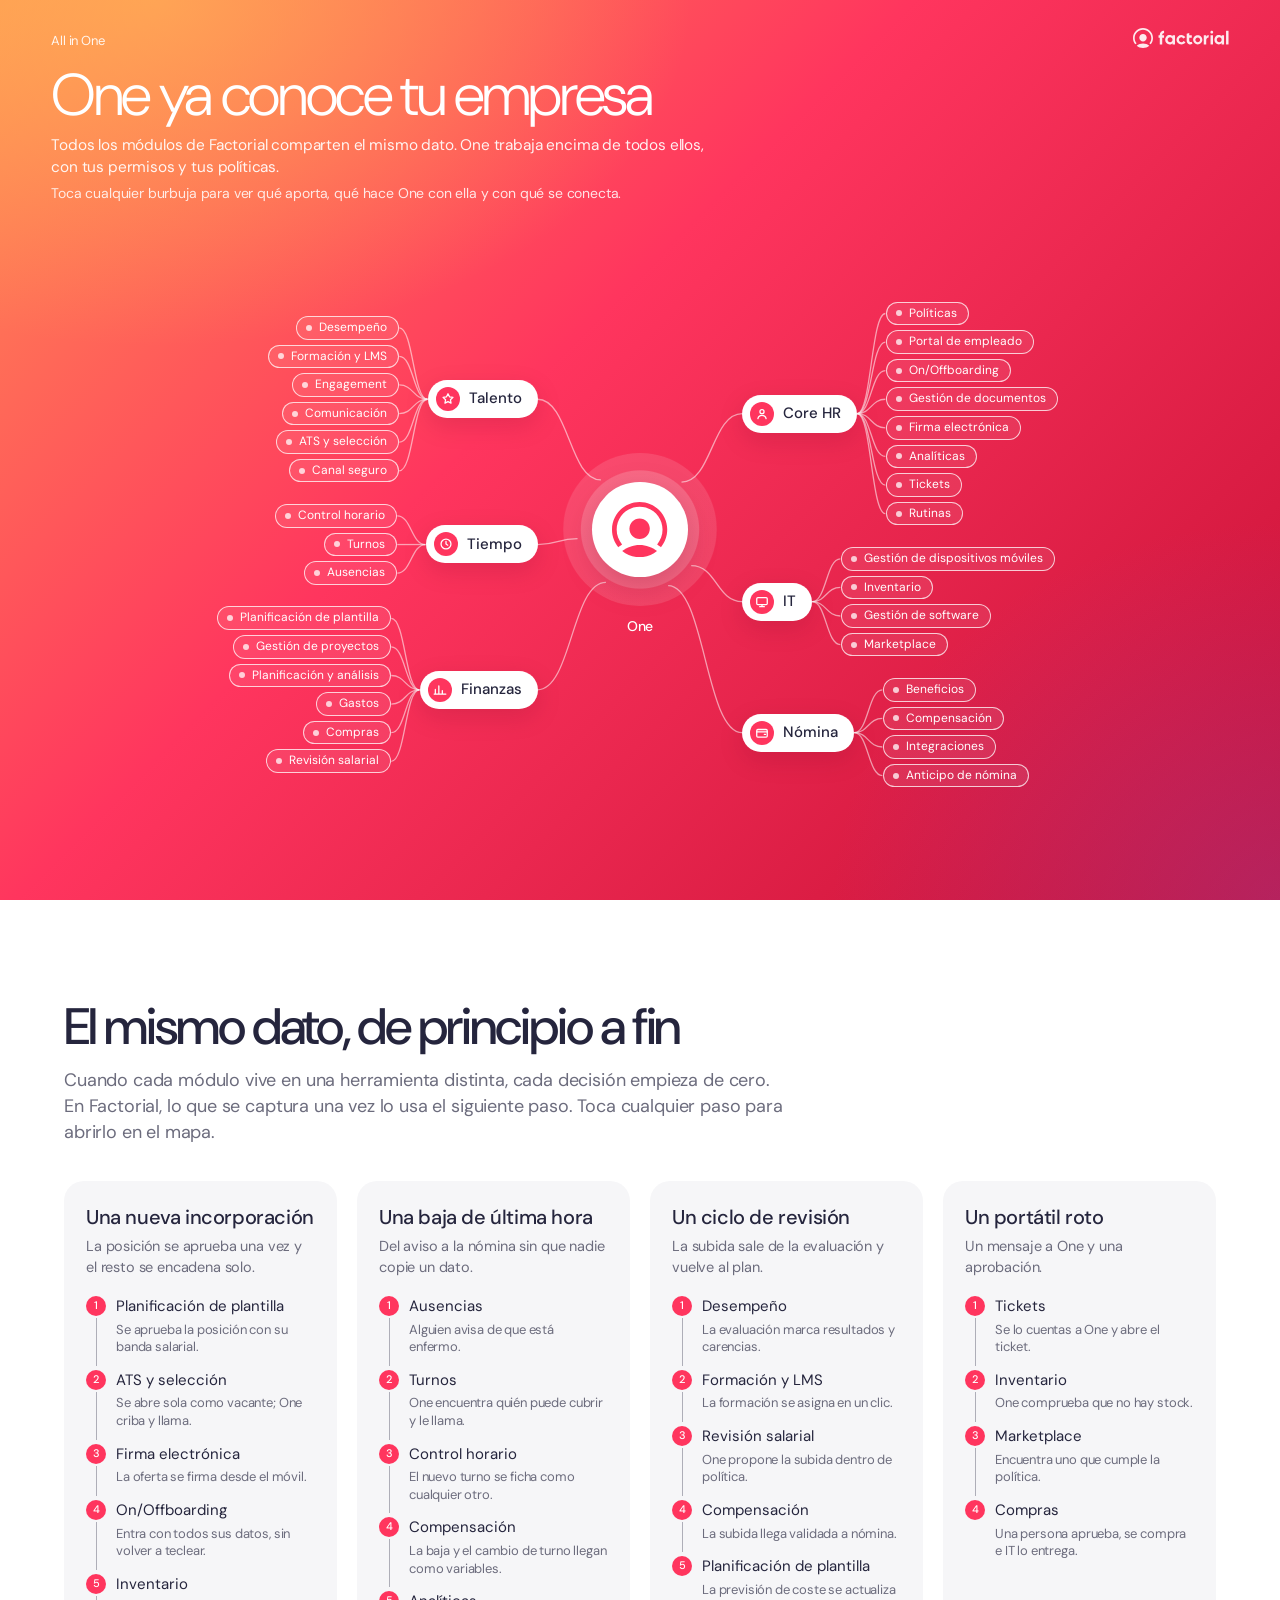
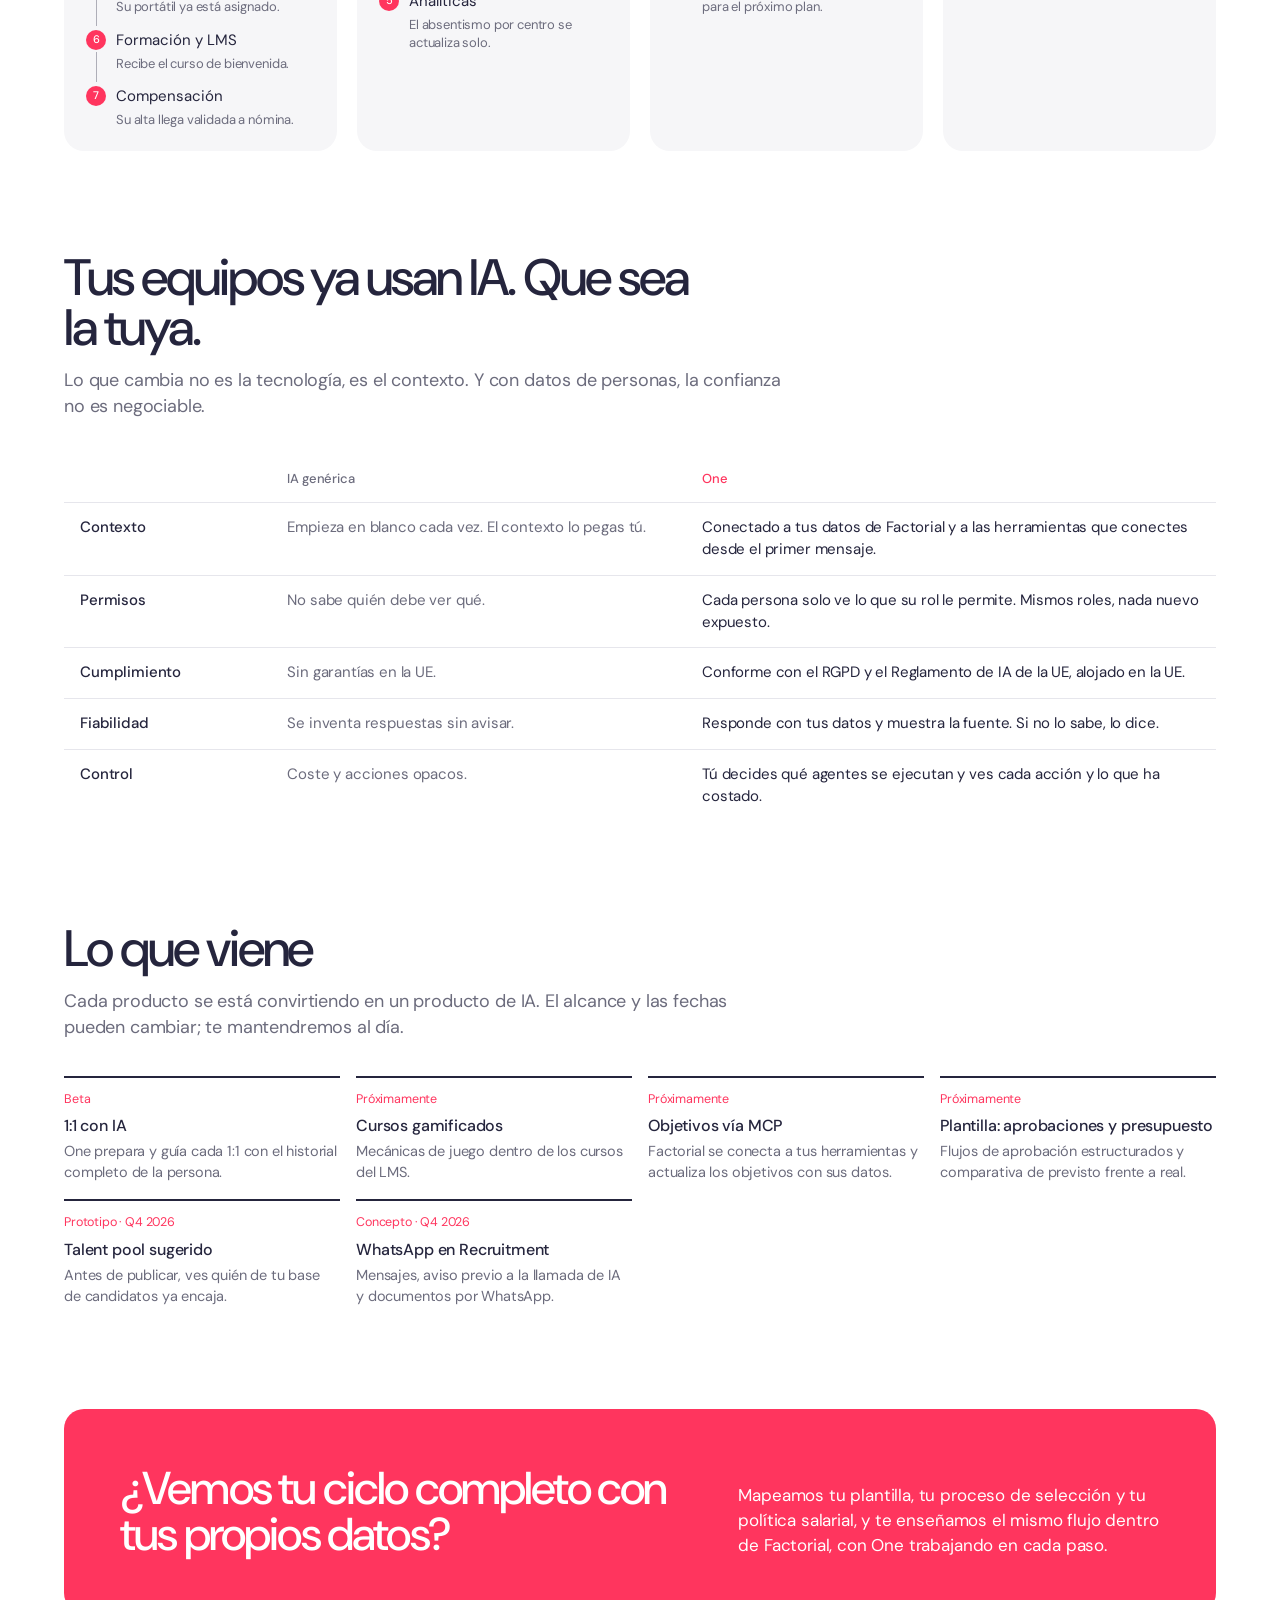
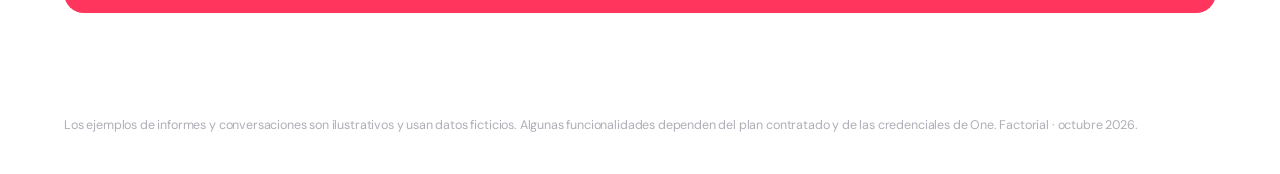
<file: ONE-MAP.html>
<!doctype html>
<html lang="es">
<head>
<meta charset="utf-8">
<meta name="viewport" content="width=device-width, initial-scale=1, viewport-fit=cover">
<title>Factorial · Todo conectado con One</title>
<link rel="preconnect" href="https://fonts.googleapis.com">
<link rel="preconnect" href="https://fonts.gstatic.com" crossorigin>
<link href="https://fonts.googleapis.com/css2?family=DM+Sans:opsz,wght@9..40,300;9..40,400;9..40,500;9..40,700&display=swap" rel="stylesheet">
<style>
:root{
  --red:#FF355E; --red-dark:#C60F35; --tangerine:#FF9153; --midnight:#25253D;
  --bg:#FFFFFF; --bg-alt:#F6F6F8; --ink:#25253D; --ink-2:#6C6C7D; --ink-3:#AEAEB8;
  --line:#E6E6EC; --accent-weak:#FFE3EA; --panel:#FFFFFF; --bubble:#F6F6F8;
  --font:'DM Sans', ui-sans-serif, system-ui, -apple-system, 'Segoe UI', Roboto, sans-serif;
  --ease:cubic-bezier(.2,.8,.2,1);
  color-scheme: light;
  box-sizing:border-box;
  padding-top:env(safe-area-inset-top,0px); padding-bottom:env(safe-area-inset-bottom,0px);
}
@media (prefers-color-scheme: dark){
  :root:not([data-theme="light"]){
    --bg:#1B1B2C; --bg-alt:#23233A; --ink:#F1F1F5; --ink-2:#B4B4C3; --ink-3:#7C7C90;
    --line:#34344C; --accent-weak:#3A2030; --panel:#20203A; --bubble:#2B2B45; color-scheme:dark;
  }
}
:root[data-theme="dark"]{
  --bg:#1B1B2C; --bg-alt:#23233A; --ink:#F1F1F5; --ink-2:#B4B4C3; --ink-3:#7C7C90;
  --line:#34344C; --accent-weak:#3A2030; --panel:#20203A; --bubble:#2B2B45; color-scheme:dark;
}
html{scroll-padding-top:env(safe-area-inset-top,0px)}
*,*::before,*::after{box-sizing:inherit}
body{margin:0;background:var(--bg);color:var(--ink);font-family:var(--font);font-size:16px;line-height:1.45;letter-spacing:-0.01em;-webkit-font-smoothing:antialiased}
button{font:inherit;color:inherit}
:focus-visible{outline:3px solid rgba(255,255,255,.9);outline-offset:2px}
.light :focus-visible, .panel :focus-visible, section :focus-visible{outline-color:rgba(255,53,94,.55)}

/* ---------- HERO / MAP ---------- */
.hero{position:relative;min-height:100vh;color:#fff;overflow:hidden;
  background:
    radial-gradient(60% 55% at 12% 0%, rgba(255,193,85,.55) 0%, rgba(255,193,85,0) 70%),
    radial-gradient(50% 60% at 100% 100%, rgba(150,70,170,.35) 0%, rgba(150,70,170,0) 70%),
    linear-gradient(135deg, var(--tangerine) 0%, var(--red) 42%, var(--red-dark) 100%);
}
.hero-inner{display:grid;grid-template-columns:minmax(0,1fr) 0px;transition:grid-template-columns .25s var(--ease);min-height:100vh}
.hero.open .hero-inner{grid-template-columns:minmax(0,1fr) min(440px,40vw)}
.mapcol{display:flex;flex-direction:column;padding:28px clamp(20px,4vw,56px) 28px;min-width:0}
.top{display:flex;justify-content:space-between;align-items:center;gap:16px}
.top small{font-size:13px;font-weight:400;opacity:.9}
.logo{height:20px;width:auto;color:#fff;opacity:.9}
h1{font-weight:300;font-size:clamp(36px,4.6vw,66px);line-height:.95;letter-spacing:-0.04em;margin:14px 0 10px}
.sub{max-width:62ch;font-size:clamp(15px,1.2vw,17px);opacity:.92;margin:0 0 4px}
.hint{font-size:14px;opacity:.85;margin:0}

.stage{position:relative;flex:1;display:grid;grid-template-columns:minmax(0,1fr) auto minmax(0,1fr);align-items:center;gap:clamp(10px,2vw,40px);padding:18px 0 4px;min-height:540px}
.stage svg.wires{position:absolute;inset:0;width:100%;height:100%;pointer-events:none;overflow:visible}
.wires path{fill:none;stroke:rgba(255,255,255,.55);stroke-width:1.3;transition:opacity .2s var(--ease)}
.wires .flow{stroke:#fff;stroke-width:2;opacity:1}
.stage.focus .wires .base{opacity:.22}
.col{display:flex;flex-direction:column;gap:clamp(12px,2.4vh,30px);position:relative;z-index:1}
.group{display:flex;align-items:center;gap:clamp(14px,2.2vw,40px)}
.col.left .group{justify-content:flex-end}
.col.right .group{flex-direction:row-reverse;justify-content:flex-end}
.mods{display:flex;flex-direction:column;gap:5px}
.col.left .mods{align-items:flex-end}
.col.right .mods{align-items:flex-start}

.pill{appearance:none;border:1px solid rgba(255,255,255,.75);background:rgba(255,255,255,.08);color:#fff;border-radius:999px;padding:3px 11px 3px 9px;font-size:clamp(12px,.92vw,13.5px);line-height:1.3;cursor:pointer;display:inline-flex;align-items:center;gap:7px;white-space:nowrap;transition:background .2s var(--ease),color .2s var(--ease),opacity .2s var(--ease),border-color .2s var(--ease)}
.pill::before{content:"";width:6px;height:6px;border-radius:50%;background:currentColor;opacity:.75;flex:none}
.pill:hover{background:rgba(255,255,255,.22)}
.pill.special{border-width:1.5px}
.hubbtn{appearance:none;border:0;background:#fff;color:var(--midnight);border-radius:999px;padding:7px 16px 7px 8px;font-size:15px;font-weight:500;display:inline-flex;align-items:center;gap:9px;cursor:pointer;box-shadow:0 8px 24px rgba(120,10,40,.18);white-space:nowrap;transition:opacity .2s var(--ease),transform .2s var(--ease)}
.hubbtn .ic{width:24px;height:24px;border-radius:50%;background:var(--red);color:#fff;display:grid;place-items:center}
.hubbtn .ic svg{width:14px;height:14px}
.stage.focus .pill:not(.active):not(.linked){opacity:.38}
.stage.focus .hubbtn:not(.active):not(.linked){opacity:.55}
.pill.linked{background:#fff;color:var(--red-dark);border-color:#fff;opacity:1}
.pill.active{background:var(--midnight);color:#fff;border-color:var(--midnight)}
.hubbtn.active{background:var(--midnight);color:#fff}

.core{position:relative;z-index:2;display:flex;flex-direction:column;align-items:center;gap:10px}
.onebtn{appearance:none;border:0;cursor:pointer;width:clamp(120px,12vw,168px);aspect-ratio:1;border-radius:50%;padding:0;display:grid;place-items:center;
  background:radial-gradient(circle at 50% 50%, rgba(255,255,255,.28) 0 54%, rgba(255,255,255,.12) 55% 70%, rgba(255,255,255,.06) 71%);transition:transform .2s var(--ease)}
.onebtn .disc{width:62%;aspect-ratio:1;border-radius:50%;background:#fff;display:grid;place-items:center;box-shadow:0 10px 30px rgba(120,10,40,.25)}
.onebtn .disc svg{width:58%;height:auto;color:var(--red)}
.onebtn:hover{transform:scale(1.03)}
.onebtn.active .disc{background:var(--midnight)}
.onebtn.active .disc svg{color:#fff}
.core span{font-size:14px;font-weight:500}

@media (prefers-reduced-motion: no-preference){
  .wires .flow{stroke-dasharray:6 6;animation:flow 1.2s linear infinite}
  @keyframes flow{to{stroke-dashoffset:-24}}
  .onebtn .disc{animation:pulse 3.2s var(--ease) infinite}
  @keyframes pulse{0%,100%{box-shadow:0 10px 30px rgba(120,10,40,.25),0 0 0 0 rgba(255,255,255,.35)}50%{box-shadow:0 10px 30px rgba(120,10,40,.25),0 0 0 14px rgba(255,255,255,0)}}
}

/* ---------- PANEL ---------- */
.panel{position:relative;background:var(--panel);color:var(--ink);overflow:hidden;min-width:0}
.panel-in{position:sticky;top:0;height:100vh;overflow-y:auto;padding:28px 28px 40px;width:min(440px,40vw)}
.panel[hidden]{display:block}
.hero:not(.open) .panel-in{visibility:hidden}
.p-head{display:flex;justify-content:space-between;align-items:flex-start;gap:12px}
.p-cat{font-size:13px;color:var(--ink-2);margin:0 0 6px}
.p-cat b{color:var(--red);font-weight:500}
.panel h2{font-size:30px;font-weight:500;letter-spacing:-0.035em;line-height:1.02;margin:0}
.close{appearance:none;border:1px solid var(--line);background:transparent;width:36px;height:36px;border-radius:50%;cursor:pointer;display:grid;place-items:center;flex:none}
.close:hover{background:var(--bg-alt)}
.lead{font-size:17px;line-height:1.4;margin:14px 0 22px;color:var(--ink)}
.panel h3{font-size:13px;font-weight:500;color:var(--ink-2);margin:26px 0 10px;letter-spacing:0}
.vals{list-style:none;margin:0;padding:0;display:grid;gap:10px}
.vals li{position:relative;padding-left:20px;font-size:15px;line-height:1.42}
.vals li::before{content:"";position:absolute;left:0;top:.48em;width:9px;height:9px;border-radius:50%;border:2px solid var(--red)}
.tag{display:inline-block;margin-top:12px;font-size:12.5px;padding:3px 10px;border-radius:999px;background:var(--accent-weak);color:var(--red-dark)}
:root[data-theme="dark"] .tag{color:#FF8FA6}
@media (prefers-color-scheme: dark){:root:not([data-theme="light"]) .tag{color:#FF8FA6}}
.stats{display:grid;grid-template-columns:repeat(auto-fit,minmax(150px,1fr));gap:12px;margin-top:18px}
.stat{border-top:2px solid var(--red);padding-top:8px}
.stat b{display:block;font-size:30px;font-weight:500;letter-spacing:-0.04em;line-height:1}
.stat span{font-size:13px;color:var(--ink-2);line-height:1.35;display:block;margin-top:4px}

.chat{display:grid;gap:8px;margin-bottom:12px}
.msg{max-width:92%;padding:10px 13px;border-radius:14px;font-size:14.5px;line-height:1.4}
.msg.u{justify-self:end;background:var(--midnight);color:#fff;border-bottom-right-radius:4px}
:root[data-theme="dark"] .msg.u{background:#3A3A5C}
@media (prefers-color-scheme: dark){:root:not([data-theme="light"]) .msg.u{background:#3A3A5C}}
.msg.o{justify-self:start;background:var(--bubble);border-bottom-left-radius:4px}
.msg.o .who{display:flex;align-items:center;gap:6px;font-size:12px;font-weight:500;color:var(--red);margin-bottom:3px}
.msg.o .who svg{width:13px;height:13px}
.note{font-size:14.5px;line-height:1.45;background:var(--bubble);border-radius:12px;padding:12px 14px;margin:0}

.chips{display:flex;flex-wrap:wrap;gap:6px}
.chip{appearance:none;border:1px solid var(--line);background:transparent;border-radius:999px;padding:5px 11px;font-size:13.5px;cursor:pointer;transition:background .15s var(--ease),border-color .15s var(--ease)}
.chip:hover{background:var(--accent-weak);border-color:var(--red)}
.why{font-size:14.5px;color:var(--ink-2);margin:10px 0 0}
.soon{list-style:none;margin:0;padding:0;display:grid;gap:8px}
.soon li{font-size:14px;padding-left:14px;border-left:2px solid var(--ink-3);color:var(--ink)}
.disc-note{font-size:12.5px;color:var(--ink-3);margin-top:8px}

/* analytics bits */
.dash{display:grid;gap:12px}
.card{border:1px solid var(--line);border-radius:12px;padding:12px 14px 10px}
.card .ct{font-size:14px;font-weight:500;margin:0 0 2px}
.card .cs{font-size:12px;color:var(--ink-2);margin:0 0 8px}
.card svg{width:100%;height:auto;display:block}
.legend{display:flex;gap:12px;font-size:11.5px;color:var(--ink-2);margin-top:4px}
.legend i{display:inline-block;width:10px;height:3px;border-radius:2px;margin-right:5px;vertical-align:middle}
.rt{list-style:none;margin:0;padding:0;border:1px solid var(--line);border-radius:12px;overflow:hidden}
.rt li{display:grid;grid-template-columns:118px 1fr;gap:10px;padding:10px 14px;border-top:1px solid var(--line);font-size:14px}
.rt li:first-child{border-top:0}
.rt .when{color:var(--red);font-weight:500;font-size:13px}
.rt .src{display:block;font-size:12px;color:var(--ink-2);margin-top:2px}

/* ---------- SECTIONS ---------- */
section{padding:clamp(56px,8vw,104px) clamp(20px,5vw,80px);max-width:1280px;margin:0 auto}
section + section{padding-top:0}
section h2.st{font-weight:500;font-size:clamp(32px,4vw,52px);line-height:.98;letter-spacing:-0.04em;margin:0 0 14px;max-width:18ch}
section p.sl{font-size:18px;color:var(--ink-2);max-width:60ch;margin:0 0 36px}
.stories{display:grid;grid-template-columns:repeat(auto-fit,minmax(260px,1fr));gap:20px}
.story{background:var(--bg-alt);border-radius:20px;padding:22px}
.story h3{font-size:20px;font-weight:500;letter-spacing:-0.02em;margin:0 0 4px}
.story p{margin:0 0 16px;color:var(--ink-2);font-size:14.5px}
.chain{list-style:none;margin:0;padding:0;display:grid;gap:0;counter-reset:s}
.chain li{position:relative;padding:0 0 12px 30px;counter-increment:s}
.chain li::before{content:counter(s);position:absolute;left:0;top:2px;width:20px;height:20px;border-radius:50%;background:var(--red);color:#fff;font-size:11px;display:grid;place-items:center;font-weight:500}
.chain li::after{content:"";position:absolute;left:9.5px;top:24px;bottom:2px;width:1px;background:var(--ink-3)}
.chain li:last-child{padding-bottom:0}
.chain li:last-child::after{display:none}
.chain small{display:block;font-size:13px;color:var(--ink-2);line-height:1.35;margin-top:2px}
.chain button{appearance:none;border:0;background:none;padding:0;font-size:15px;cursor:pointer;text-align:left;color:var(--ink);border-bottom:1px solid transparent}
.chain button:hover{border-bottom-color:var(--red)}

.cmp{width:100%;border-collapse:collapse;font-size:15px}
.cmpwrap{overflow-x:auto}
.cmp th,.cmp td{text-align:left;padding:14px 16px;border-top:1px solid var(--line);vertical-align:top}
.cmp thead th{border-top:0;font-size:13px;font-weight:500;color:var(--ink-2)}
.cmp thead th:last-child{color:var(--red)}
.cmp td:first-child{font-weight:500;width:18%}
.cmp td:nth-child(2){color:var(--ink-2);width:36%}

.road{display:grid;grid-template-columns:repeat(auto-fit,minmax(220px,1fr));gap:16px}
.road div{border-top:2px solid var(--ink);padding-top:12px}
.road b{display:block;font-weight:500;font-size:16px;margin-bottom:4px}
.road span{font-size:12.5px;color:var(--red);display:block;margin-bottom:6px}
.road p{margin:0;font-size:14.5px;color:var(--ink-2)}

.cta{background:var(--red);color:#fff;border-radius:20px;padding:clamp(28px,5vw,56px);display:grid;grid-template-columns:minmax(0,1.4fr) minmax(0,1fr);gap:28px;align-items:end}
.cta h2{font-weight:500;font-size:clamp(30px,3.6vw,48px);line-height:1;letter-spacing:-0.04em;margin:0}
.cta p{margin:0;font-size:17px}
footer{padding:0 clamp(20px,5vw,80px) 40px;max-width:1280px;margin:0 auto;font-size:12.5px;color:var(--ink-3)}

/* ---------- RESPONSIVE ---------- */
@media (max-width:1100px){
  .hero.open .hero-inner{grid-template-columns:minmax(0,1fr) 0px}
  .panel{position:fixed;inset:0 0 0 auto;width:min(460px,100vw);z-index:20;transform:translateX(100%);transition:transform .25s var(--ease);box-shadow:-20px 0 40px rgba(37,37,61,.25)}
  .hero.open .panel{transform:none}
  .panel-in{width:100%}
  .scrim{position:fixed;inset:0;background:rgba(37,37,61,.5);z-index:19;opacity:0;pointer-events:none;transition:opacity .25s var(--ease)}
  .hero.open .scrim{opacity:1;pointer-events:auto}
}
@media (max-width:860px){
  .stage{grid-template-columns:1fr;gap:28px}
  .stage svg.wires{display:none}
  .core{order:-1;flex-direction:row;justify-content:flex-start}
  .onebtn{width:96px}
  .col{gap:24px}
  .group,.col.right .group{flex-direction:column;align-items:flex-start;gap:10px}
  .col.left .group{flex-direction:column-reverse}
  .mods,.col.left .mods,.col.right .mods{flex-direction:row;flex-wrap:wrap;align-items:flex-start}
  .cta{grid-template-columns:1fr}
}
@media (min-width:1101px){ .scrim{display:none} }
</style>
</head>
<body>
<div class="hero" id="hero">
  <div class="hero-inner">
    <div class="mapcol">
      <div class="top">
        <small>All in One</small>
        <span aria-label="Factorial"><svg class="logo" viewBox="0 0 3411 714" xmlns="http://www.w3.org/2000/svg" aria-hidden="true">
<path d="M581.784 634.362C520.414 684.16 442.192 714 357 714C271.808 714 193.586 684.16 132.216 634.362C193.586 584.563 271.808 554.723 357 554.723C442.192 554.723 520.414 584.563 581.784 634.362Z" fill="currentColor"></path>
<path fill-rule="evenodd" clip-rule="evenodd" d="M130.258 548.192C86.6807 496.565 60.4154 429.85 60.4154 357C60.4154 193.201 193.201 60.4154 357 60.4154C520.799 60.4154 653.585 193.201 653.585 357C653.585 429.85 627.319 496.565 583.742 548.192C598.735 557.56 613.105 567.827 626.773 578.918L632.744 583.763C683.513 522.1 714 443.11 714 357C714 159.834 554.166 0 357 0C159.834 0 0 159.834 0 357C0 443.11 30.487 522.099 81.2561 583.763L87.227 578.918C100.895 567.827 115.265 557.56 130.258 548.192Z" fill="currentColor"></path>
<path d="M488.815 346.015C488.815 418.815 429.8 477.831 357 477.831C284.2 477.831 225.185 418.815 225.185 346.015C225.185 273.216 284.2 214.2 357 214.2C429.8 214.2 488.815 273.216 488.815 346.015Z" fill="currentColor"></path>
<path d="M3410.72 587.677H3322.85V98.8616H3410.72V587.677Z" fill="currentColor"></path>
<path d="M3164.94 296.832V258.138H3251.45V587.677H3164.94V539.233C3140.94 570.115 3106.48 585.556 3063.02 585.556C3021.64 585.556 2978.84 569.48 2949.04 537.329C2919.65 504.755 2905.43 465.458 2905.43 418.501C2905.43 371.967 2919.65 331.944 2949.04 299.37C2978.84 266.796 3019.55 252.646 3060.94 252.646C3104.4 252.646 3140.94 265.95 3164.94 296.832ZM3016.46 482.757C3032.6 499.256 3053.09 507.505 3077.92 507.505C3102.76 507.505 3123.24 499.256 3139.38 482.757C3155.94 465.836 3164.94 444.261 3164.94 418.032C3164.94 391.804 3155.94 370.44 3139.38 353.942C3123.24 337.02 3102.76 328.56 3077.92 328.56C3053.09 328.56 3032.6 337.02 3016.46 353.942C3000.32 370.44 2991.93 391.804 2991.93 418.032C2991.93 444.261 3000.32 465.836 3016.46 482.757Z" fill="currentColor"></path>
<path d="M2613.98 258.138V316.555C2621.12 296.23 2638.94 277.333 2649.06 270.5C2658.43 264.176 2679.93 252.646 2702.22 252.646V341.701C2677.41 338.242 2659.38 349.333 2641.5 363.26C2622.54 378.021 2614.34 398.936 2614.34 430.073V587.677H2526.46V258.138H2613.98Z" fill="currentColor"></path>
<path d="M1725.72 587.677C1677.86 587.677 1637.84 571.602 1605.66 539.453C1573.89 507.303 1554.32 468.608 1554.32 421.23C1554.32 373.852 1573.89 333.02 1605.66 300.87C1637.84 268.721 1677.86 252.646 1725.72 252.646C1756.64 252.646 1784.8 260.049 1810.21 274.855C1835.62 289.66 1858.48 309.542 1871.61 334.5L1797.51 375.745C1791.15 362.631 1781.41 352.267 1768.28 344.653C1755.58 337.038 1741.18 333.231 1725.09 333.231C1700.52 333.231 1680.19 341.48 1664.1 357.978C1648.01 374.052 1638.45 394.78 1638.45 420.161C1638.45 444.697 1648.01 465.424 1664.1 482.345C1680.19 498.42 1700.52 506.457 1725.09 506.457C1741.6 506.457 1756.21 502.862 1768.92 495.67C1782.05 488.056 1795.37 477.692 1801.73 464.578L1872.88 505.188C1858.9 530.569 1839 550.663 1813.16 565.468C1787.75 580.274 1756.21 587.677 1725.72 587.677Z" fill="currentColor"></path>
<path d="M1411.52 297.113V258.138H1499.4V587.676H1411.52V541.059C1387.14 572.138 1352.13 587.677 1307.99 587.677C1265.94 587.677 1222.46 571.499 1192.19 539.143C1162.34 506.362 1147.89 466.814 1147.89 419.558C1147.89 372.727 1162.34 332.449 1192.19 299.668C1222.46 266.886 1263.83 252.646 1305.87 252.646C1350.02 252.646 1387.14 266.035 1411.52 297.113ZM1260.69 484.223C1277.08 500.827 1297.9 509.129 1323.12 509.129C1348.35 509.129 1369.16 500.827 1385.56 484.223C1402.38 467.194 1411.52 445.482 1411.52 419.086C1411.52 392.691 1402.38 371.191 1385.56 354.587C1369.16 337.558 1348.35 329.043 1323.12 329.043C1297.9 329.043 1277.08 337.558 1260.69 354.587C1244.29 371.191 1235.77 392.691 1235.77 419.086C1235.77 445.482 1244.29 467.194 1260.69 484.223Z" fill="currentColor"></path>
<path d="M1109.45 99.1553V188.027C1064.88 185.008 1043.79 210.216 1043.79 249.9V258.138H1109.45V347.255H1043.54V587.677H955.662V347.255H911.723V258.138H955.662V249.9C955.662 203.745 974.836 163.858 999.642 140.565C1024.87 116.841 1060.67 96.1359 1109.45 99.1553Z" fill="currentColor"></path>
<path d="M2856 587.677H2768.12V258.138H2856V587.677Z" fill="currentColor"></path>
<path d="M2861.49 148.292C2861.49 175.592 2839.36 197.723 2812.06 197.723C2784.76 197.723 2762.63 175.592 2762.63 148.292C2762.63 120.992 2784.76 98.8616 2812.06 98.8616C2839.36 98.8616 2861.49 120.992 2861.49 148.292Z" fill="currentColor"></path>
<path fill-rule="evenodd" clip-rule="evenodd" d="M2312.26 587.677C2403.26 587.677 2477.03 513.907 2477.03 422.908C2477.03 331.908 2403.26 258.138 2312.26 258.138C2221.26 258.138 2147.49 331.908 2147.49 422.908C2147.49 513.907 2221.26 587.677 2312.26 587.677ZM2312.26 508.038C2359.28 508.038 2397.39 469.924 2397.39 422.908C2397.39 375.891 2359.28 337.777 2312.26 337.777C2265.25 337.777 2227.13 375.891 2227.13 422.908C2227.13 469.924 2265.25 508.038 2312.26 508.038Z" fill="currentColor"></path>
<path d="M1916.82 450.492V203.823L2008.43 175.754V258.66H2098.9V345.113H2008.43C2008.43 375.054 2007.28 424.895 2007.28 448.249C2007.28 485.301 2030.06 500.6 2052.92 500.6C2075.77 500.6 2096.2 487.049 2096.2 487.049L2125.52 564.326C2125.52 564.326 2061.04 604.823 1996.89 579.154C1932.73 553.485 1916.82 504.277 1916.82 450.492Z" fill="currentColor"></path>
</svg></span>
      </div>
      <h1>One ya conoce tu empresa</h1>
      <p class="sub">Todos los módulos de Factorial comparten el mismo dato. One trabaja encima de todos ellos, con tus permisos y tus políticas.</p>
      <p class="hint">Toca cualquier burbuja para ver qué aporta, qué hace One con ella y con qué se conecta.</p>
      <div class="stage" id="stage">
        <svg class="wires" id="wires" aria-hidden="true"></svg>
        <div class="col left" id="colL"></div>
        <div class="core">
          <button class="onebtn" id="oneBtn" aria-label="Ver qué es One"><span class="disc"><svg viewBox="0 0 714 714" xmlns="http://www.w3.org/2000/svg" aria-hidden="true"><path d="M581.784 634.362C520.414 684.16 442.192 714 357 714C271.808 714 193.586 684.16 132.216 634.362C193.586 584.563 271.808 554.723 357 554.723C442.192 554.723 520.414 584.563 581.784 634.362Z" fill="currentColor"></path><path fill-rule="evenodd" clip-rule="evenodd" d="M130.258 548.192C86.6807 496.565 60.4154 429.85 60.4154 357C60.4154 193.201 193.201 60.4154 357 60.4154C520.799 60.4154 653.585 193.201 653.585 357C653.585 429.85 627.319 496.565 583.742 548.192C598.735 557.56 613.105 567.827 626.773 578.918L632.744 583.763C683.513 522.099 714 443.11 714 357C714 159.834 554.166 0 357 0C159.834 0 0 159.834 0 357C0 443.11 30.487 522.099 81.2561 583.763L87.227 578.918C100.895 567.827 115.265 557.56 130.258 548.192Z" fill="currentColor"></path><path d="M488.815 346.015C488.815 418.815 429.8 477.831 357 477.831C284.2 477.831 225.185 418.815 225.185 346.015C225.185 273.216 284.2 214.2 357 214.2C429.8 214.2 488.815 273.216 488.815 346.015Z" fill="currentColor"></path></svg></span></button>
          <span>One</span>
        </div>
        <div class="col right" id="colR"></div>
      </div>
    </div>
    <aside class="panel" id="panel" aria-live="polite" aria-label="Detalle del módulo">
      <div class="panel-in" id="panelIn"></div>
    </aside>
  </div>
  <div class="scrim" id="scrim"></div>
</div>

<section>
  <h2 class="st">El mismo dato, de principio a fin</h2>
  <p class="sl">Cuando cada módulo vive en una herramienta distinta, cada decisión empieza de cero. En Factorial, lo que se captura una vez lo usa el siguiente paso. Toca cualquier paso para abrirlo en el mapa.</p>
  <div class="stories" id="stories"></div>
</section>

<section>
  <h2 class="st">Tus equipos ya usan IA. Que sea la tuya.</h2>
  <p class="sl">Lo que cambia no es la tecnología, es el contexto. Y con datos de personas, la confianza no es negociable.</p>
  <div class="cmpwrap">
  <table class="cmp">
    <thead><tr><th></th><th>IA genérica</th><th>One</th></tr></thead>
    <tbody>
      <tr><td>Contexto</td><td>Empieza en blanco cada vez. El contexto lo pegas tú.</td><td>Conectado a tus datos de Factorial y a las herramientas que conectes desde el primer mensaje.</td></tr>
      <tr><td>Permisos</td><td>No sabe quién debe ver qué.</td><td>Cada persona solo ve lo que su rol le permite. Mismos roles, nada nuevo expuesto.</td></tr>
      <tr><td>Cumplimiento</td><td>Sin garantías en la UE.</td><td>Conforme con el RGPD y el Reglamento de IA de la UE, alojado en la UE.</td></tr>
      <tr><td>Fiabilidad</td><td>Se inventa respuestas sin avisar.</td><td>Responde con tus datos y muestra la fuente. Si no lo sabe, lo dice.</td></tr>
      <tr><td>Control</td><td>Coste y acciones opacos.</td><td>Tú decides qué agentes se ejecutan y ves cada acción y lo que ha costado.</td></tr>
    </tbody>
  </table>
  </div>
</section>

<section>
  <h2 class="st">Lo que viene</h2>
  <p class="sl">Cada producto se está convirtiendo en un producto de IA. El alcance y las fechas pueden cambiar; te mantendremos al día.</p>
  <div class="road">
    <div><span>Beta</span><b>1:1 con IA</b><p>One prepara y guía cada 1:1 con el historial completo de la persona.</p></div>
    <div><span>Próximamente</span><b>Cursos gamificados</b><p>Mecánicas de juego dentro de los cursos del LMS.</p></div>
    <div><span>Próximamente</span><b>Objetivos vía MCP</b><p>Factorial se conecta a tus herramientas y actualiza los objetivos con sus datos.</p></div>
    <div><span>Próximamente</span><b>Plantilla: aprobaciones y presupuesto</b><p>Flujos de aprobación estructurados y comparativa de previsto frente a real.</p></div>
    <div><span>Prototipo · Q4 2026</span><b>Talent pool sugerido</b><p>Antes de publicar, ves quién de tu base de candidatos ya encaja.</p></div>
    <div><span>Concepto · Q4 2026</span><b>WhatsApp en Recruitment</b><p>Mensajes, aviso previo a la llamada de IA y documentos por WhatsApp.</p></div>
  </div>
</section>

<section>
  <div class="cta">
    <h2>¿Vemos tu ciclo completo con tus propios datos?</h2>
    <p>Mapeamos tu plantilla, tu proceso de selección y tu política salarial, y te enseñamos el mismo flujo dentro de Factorial, con One trabajando en cada paso.</p>
  </div>
</section>
<footer>Los ejemplos de informes y conversaciones son ilustrativos y usan datos ficticios. Algunas funcionalidades dependen del plan contratado y de las credenciales de One. Factorial · octubre 2026.</footer>

<script>
const HUBS = {
  talento: { name: "Talento", side: "left", lead: "Del puesto que planificas a la subida que defiendes. Cada decisión de talento parte de la anterior, no de cero.", one: "Cuantos más productos de talento tienes, más contexto tiene One: lee evaluaciones, candidaturas, cursos y encuestas a la vez." },
  tiempo: { name: "Tiempo", side: "left", lead: "Fichajes, turnos y ausencias sobre el mismo calendario, y cada hora lista para nómina y proyectos.", one: "One cubre turnos, responde saldos y vigila incidencias de fichaje mientras aún son pequeñas." },
  finanzas: { name: "Finanzas", side: "left", lead: "RR. HH. y Finanzas trabajan con los mismos números: plantilla, gastos, compras, proyectos y presupuesto.", one: "One aprueba lo que cumple la política y te deja solo las excepciones." },
  core: { name: "Core HR", side: "right", lead: "La base de todo: personas, documentos, políticas y la app de cada empleado. Lo que se captura aquí lo usan todos los módulos.", one: "One conoce tus políticas, responde con la fuente y resuelve solicitudes antes de que lleguen a una persona." },
  it: { name: "IT", side: "right", lead: "Dispositivos, software e inventario ligados a la persona que los usa, desde el primer día hasta el último.", one: "One investiga el ticket, comprueba el stock y prepara la compra para que una persona solo tenga que aprobar." },
  nomina: { name: "Nómina", side: "right", lead: "Cada cambio que afecta al sueldo llega a nómina validado, desde el fichaje hasta la subida salarial.", one: "One detecta variables pendientes y lo que no cuadra antes de que se calcule la nómina." }
};

const ORDER = {
  talento: ["desempeno", "formacion", "engagement", "comunicacion", "ats", "canal"],
  tiempo: ["control", "turnos", "ausencias"],
  finanzas: ["plantilla", "proyectos", "fpa", "gastos", "compras", "revision"],
  core: ["politicas", "portal", "onoff", "documentos", "firma", "analiticas", "tickets", "rutinas"],
  it: ["mdm", "inventario", "software", "marketplace"],
  nomina: ["beneficios", "compensacion", "integraciones", "anticipo"]
};

const M = {
  desempeno: {
    name: "Desempeño", hub: "talento",
    lead: "Evaluaciones, objetivos y feedback durante todo el año, no solo en la revisión anual.",
    value: [
      "Evaluaciones 180° y 360° con ciclos, recordatorios y acuerdos descargables automatizados.",
      "Objetivos y OKRs individuales y de equipo, con feedback continuo para llegar a la evaluación con datos.",
      "9-box y analíticas de talento para ver quién tiene más potencial y quién necesita apoyo."
    ],
    one: [{ q: "¿Quién de mi equipo muestra señales de riesgo?", a: "Analiza autoevaluaciones y feedback, resume cada caso y explica por qué lo marca." }],
    why: "Cada resultado alimenta la formación que asignas y la subida que propones. Selección usa la última evaluación para medir qué fuentes traen a la gente que se queda y rinde.",
    links: ["formacion", "revision", "engagement", "ats", "analiticas"],
    soon: ["Objetivos conectados vía MCP: Factorial actualiza los objetivos con datos de tus otras herramientas."]
  },
  formacion: {
    name: "Formación y LMS", hub: "talento",
    lead: "Formaciones registradas y cursos interactivos dentro de Factorial, ligados al desempeño.",
    value: [
      "Catálogo, sesiones y asistencia; formación obligatoria con trazabilidad lista para auditoría.",
      "LMS: cursos con vídeos, cuestionarios y tests, progreso automático y certificados al terminar.",
      "Coste salarial de cada formación calculado automáticamente."
    ],
    one: [{ q: "Crea un curso de onboarding para el equipo de tienda.", a: "Un curso estructurado con módulos y cuestionarios, en minutos. Tú lo revisas y lo publicas." }],
    why: "Desde la evaluación, en un clic: asignas la formación que cierra cada carencia de competencias y mides su impacto en el siguiente ciclo.",
    links: ["desempeno", "onoff", "compensacion", "analiticas", "rutinas"],
    stat: { n: "94%", t: "de las personas se quedaría más tiempo en una empresa que invierte en su desarrollo (LinkedIn Workplace Learning Report, 2023)" },
    soon: ["Cursos gamificados: mecánicas de juego dentro de los cursos."]
  },
  engagement: {
    name: "Engagement", hub: "talento",
    lead: "Escucha a tu equipo sin enviar otro formulario: pulso diario, encuestas, eNPS y 1:1 con IA.",
    value: [
      "Pulso de equipo al fichar: check-ins sin fatiga de encuestas y alertas al manager adecuado.",
      "Encuestas y eNPS automatizados en el onboarding, en las salidas y en cada hito.",
      "Reuniones 1:1 con IA: One prepara cada 1:1 con objetivos, desempeño y estado de ánimo."
    ],
    one: [{ q: "Prepárame el 1:1 con Laura de mañana.", a: "Reúne sus objetivos, la última evaluación, el pulso reciente y lo hablado en 1:1 anteriores." }],
    why: "Un buen desempeño no siempre significa compromiso. Con el pulso ligado al fichaje y el contexto de desempeño, One ve el cuadro completo de cada persona.",
    links: ["control", "desempeno", "onoff", "analiticas"],
    stat: { n: "40–60%", t: "menos administración manual con evaluaciones, 1:1 y encuestas automatizadas" },
    tag: "1:1 con IA en beta"
  },
  comunicacion: {
    name: "Comunicación", hub: "talento",
    lead: "Comunicados para toda la empresa o para equipos concretos, donde tu gente ya trabaja cada día.",
    value: [
      "Publica para toda la empresa o para equipos y centros concretos.",
      "Llega desde la app a todo el equipo, también a quien no se sienta frente a un ordenador.",
      "Los comunicados conviven con las políticas y documentos a los que hacen referencia."
    ],
    one: [{ q: "Redacta el comunicado del nuevo horario de verano en español e inglés.", a: "Lo redacta a partir de tu política de horario y lo traduce, listo para revisar." }],
    why: "La segmentación sale de los mismos datos de equipos, centros y roles que usa el resto de Factorial.",
    links: ["portal", "politicas", "engagement"],
    check: true
  },
  ats: {
    name: "ATS y selección", hub: "talento",
    lead: "Un ATS que planifica, criba y decide contigo, desde la posición aprobada hasta la oferta firmada.",
    value: [
      "Hiring Plan: cada posición aprobada en la planificación de plantilla llega como vacante con responsable, plazo y estado.",
      "Informe de IA por candidato y llamadas de IA en su idioma, con transcripción y resultado verde, ámbar o rojo.",
      "Jobs ilimitados, permisos por fase, entrevistas por vídeo con One y analíticas de permanencia a un año."
    ],
    one: [
      { q: "Llama a cada candidato que llegue a la fase de screening.", a: "Llamada en su idioma, comunicada, con consentimiento y grabada. Devuelve transcripción, informe y siguiente paso sugerido. Una persona decide." },
      { q: "Crea la oferta para un Senior Product Designer en Barcelona.", a: "Redacta el anuncio desde la conversación y lo publica en tu página de empleo y en más de 250 portales." }
    ],
    why: "La vacante nace aprobada y con presupuesto; quien firma entra con todos sus datos, sin volver a teclear nada; y la analítica cruza la fuente de contratación con la evaluación de desempeño.",
    links: ["plantilla", "onoff", "firma", "desempeno", "analiticas"],
    stats: [{ n: "70%", t: "menos time-to-hire con una primera criba con IA" }, { n: "+25%", t: "de crecimiento de plantilla con el mismo equipo de selección" }],
    soon: ["Candidatos sugeridos del talent pool (prototipo, Q4 2026).", "WhatsApp en Recruitment y Company Pages por sociedad (concepto, Q4 2026 – Q1 2027).", "Cultural assessment (concepto, Q4 2026)."]
  },
  canal: {
    name: "Canal seguro", hub: "talento",
    lead: "Un canal para que cualquiera pueda informar de una irregularidad de forma confidencial, también anónima.",
    value: [
      "Comunicaciones confidenciales, con opción de anonimato.",
      "Seguimiento de cada caso con acceso restringido a quien lo gestiona.",
      "Ayuda a cumplir la normativa de protección del informante."
    ],
    oneNote: "One sigue exactamente los permisos de Factorial: los casos solo los ven las personas que los gestionan, nadie más.",
    why: "Vive en la misma app que el resto de herramientas del empleado, así que nadie tiene que buscar dónde informar.",
    links: ["politicas", "documentos", "portal"],
    check: true
  },
  control: {
    name: "Control horario", hub: "tiempo",
    lead: "Fichajes desde el móvil o el ordenador, con el registro de jornada al día.",
    value: [
      "Fichaje desde la app o la web, con horas extra y saldos calculados.",
      "Incidencias visibles para el manager antes de que lleguen a nómina.",
      "Las horas imputadas a proyectos alimentan el coste real de cada proyecto."
    ],
    one: [{ q: "Envíame de lunes a viernes a las 18:00 quién tiene menos de 4 fichajes hoy.", a: "Crea una rutina que revisa los fichajes cada día y te lo manda por email." }],
    why: "El mismo fichaje sirve para nómina, para el coste de proyectos y para recoger el pulso del equipo, sin capturarlo dos veces.",
    links: ["turnos", "ausencias", "proyectos", "compensacion", "engagement", "rutinas"]
  },
  turnos: {
    name: "Turnos", hub: "tiempo",
    lead: "Cuadrantes que respetan tus reglas y huecos que se cubren sin una lista de llamadas.",
    value: [
      "Planificación por centro, puesto y habilidades.",
      "Días de descanso, horarios y centros de trabajo se respetan al planificar.",
      "Los turnos reales llegan a nómina, sin turnos desactualizados en el cálculo."
    ],
    one: [{ q: "Encuentra a alguien para cubrir el turno de María de hoy.", a: "Revisa descansos, puestos, habilidades, horario y centro, llama a los candidatos uno a uno y avisa al responsable cuando el turno queda cubierto." }],
    why: "Una ausencia abre el hueco, One lo cubre y el turno nuevo llega a fichajes y variables de nómina. Todas las reglas respetadas y todas las llamadas registradas.",
    links: ["ausencias", "control", "compensacion", "analiticas"]
  },
  ausencias: {
    name: "Ausencias", hub: "tiempo",
    lead: "Vacaciones, bajas y permisos con saldos al día y aprobación en dos clics.",
    value: [
      "Políticas de ausencia por equipo, centro o convenio.",
      "Calendario compartido para ver quién está antes de aprobar.",
      "Ausencias e ITs sincronizadas con nómina (con a3innuva, en España)."
    ],
    one: [{ q: "¿Cuántos días de vacaciones me quedan?", a: "Responde con el saldo de esa persona y la política que aplica. Cada uno ve solo lo suyo." }],
    why: "Una baja no se queda en el calendario: abre un hueco en Turnos, ajusta el fichaje y llega a nómina como variable.",
    links: ["turnos", "control", "compensacion", "politicas", "analiticas"]
  },
  plantilla: {
    name: "Planificación de plantilla", hub: "finanzas",
    lead: "RR. HH. y Finanzas ven los mismos números desde el primer día. Se acabaron las cinco versiones del Excel.",
    value: [
      "Los managers proponen posiciones con rol, nivel, banda salarial y fecha, ligadas al catálogo de puestos.",
      "RR. HH. y Finanzas revisan una única versión, con registro de quién decidió qué y cuándo.",
      "Las posiciones aprobadas se abren solas en Selección: el plan y la ejecución siempre coinciden."
    ],
    one: [{ q: "Prepara nuestro plan de plantilla 2027 con nuestras directrices.", a: "Propone roles, niveles y costes para que los revises." }],
    why: "La posición que apruebas es la vacante que publicas, y cada subida salarial finalizada actualiza la previsión de coste del siguiente plan.",
    links: ["ats", "revision", "fpa", "compensacion", "analiticas"],
    soon: ["Flujos de aprobación estructurados y vínculo con presupuesto.", "Comparativa de contrataciones previstas frente a reales."]
  },
  proyectos: {
    name: "Gestión de proyectos", hub: "finanzas",
    lead: "Sabe si cada proyecto es rentable mientras está en marcha, no al cerrarlo.",
    value: [
      "Horas imputadas desde el widget de fichaje, sin hojas paralelas.",
      "Coste laboral, costes fijos y gastos frente a presupuesto, en tiempo real.",
      "Del presupuesto al proyecto y del proyecto a la factura, con los datos del cliente ya cargados."
    ],
    one: [{ q: "¿Qué proyectos van por encima de presupuesto este mes?", a: "Cruza horas imputadas, coste laboral y gastos, y te explica dónde se desvía cada uno." }],
    why: "El coste de una hora sale del salario real de la persona y la hora sale del fichaje: nadie copia datos entre herramientas.",
    links: ["control", "gastos", "compensacion", "fpa", "analiticas"]
  },
  fpa: {
    name: "Planificación y análisis", hub: "finanzas",
    lead: "Presupuestos y previsiones con los costes reales que ya viven en Factorial.",
    value: [
      "Presupuestos por departamento o centro de coste.",
      "Real frente a previsto con datos de plantilla, nómina, gastos, compras y proyectos.",
      "Una sola fuente de verdad para RR. HH., Finanzas y dirección."
    ],
    one: [{ q: "¿Cómo vamos frente al presupuesto de personal este trimestre?", a: "Compara el coste real de nómina con lo previsto en el plan y señala las desviaciones." }],
    why: "El presupuesto se alimenta solo: cada contratación, subida, gasto o compra ya está registrada en su módulo.",
    links: ["plantilla", "compensacion", "gastos", "compras", "proyectos", "analiticas"],
    check: true
  },
  gastos: {
    name: "Gastos", hub: "finanzas",
    lead: "De un montón de recibos a las cuentas cerradas, con un solo mensaje.",
    value: [
      "Sube los tickets y los campos se rellenan solos.",
      "Cada gasto se comprueba con la política: los que cumplen se aprueban al momento.",
      "Conciliación con la tarjeta y datos limpios para el cierre de mes."
    ],
    one: [{ q: "Aquí tienes los recibos de mi viaje de trabajo. (sube 5 de golpe)", a: "Lee cada recibo, prepara los gastos, concilia la tarjeta y comprueba política y permisos. Solo las excepciones esperan a una persona." }],
    why: "El gasto aprobado llega a nómina si hay que reembolsarlo y al proyecto si es imputable.",
    links: ["politicas", "compensacion", "proyectos", "fpa", "analiticas"]
  },
  compras: {
    name: "Compras", hub: "finanzas",
    lead: "Solicitudes de compra, aprobaciones y proveedores en un mismo flujo.",
    value: [
      "Solicitudes con aprobación según importe y equipo.",
      "Cada compra ligada a su presupuesto y a quien la pidió.",
      "Conectado con inventario y software para saber qué se compra y para quién."
    ],
    one: [{ q: "Se me ha estropeado el portátil. Necesito uno nuevo.", a: "Abre el ticket, comprueba que no hay stock, encuentra uno en el marketplace y lo compra cuando una persona lo aprueba." }],
    why: "La compra empieza en un ticket, pasa por el presupuesto y termina en el inventario de la persona.",
    links: ["tickets", "inventario", "marketplace", "software", "fpa"],
    check: true
  },
  revision: {
    name: "Revisión salarial", hub: "finanzas",
    lead: "Cada subida, justificada, presupuestada y defendible.",
    value: [
      "Directrices una sola vez: elegibilidad, rangos y aprobadores. Cada propuesta se contrasta sola.",
      "Cada manager ve solo su equipo, con lo que está fuera de política ya señalado, y el presupuesto se reparte en tiempo real.",
      "La subida aprobada pasa al contrato y a la previsión de plantilla, sin teclear nada."
    ],
    one: [{ q: "Propón subidas para mi equipo según nuestra política.", a: "Cifras y justificación, ya contrastadas con el presupuesto. Tú apruebas." }],
    why: "Tú decides cuántos ciclos de evaluación cuentan para la elegibilidad: la subida refleja una tendencia, no una nota puntual. Y llega a nómina como variable validada.",
    links: ["desempeno", "compensacion", "plantilla", "documentos", "analiticas"]
  },
  politicas: {
    name: "Políticas", hub: "core",
    lead: "Tus normas, escritas una vez y aplicadas en cada módulo.",
    value: [
      "Políticas de ausencias, gastos, horario y más, aplicadas por los módulos que las usan.",
      "Handbook: las personas preguntan y One responde con la fuente.",
      "Si One no lo sabe, lo dice."
    ],
    one: [{ q: "¿Puedo trabajar dos semanas en remoto desde otro país?", a: "Responde a partir de tu política, muestra la fuente y solo enseña lo que esa persona puede ver." }],
    why: "Las preguntas rutinarias nunca llegan a la bandeja del responsable, y los mismos criterios aprueban gastos o ausencias.",
    links: ["ausencias", "gastos", "control", "portal", "tickets"]
  },
  portal: {
    name: "Portal de empleado", hub: "core",
    lead: "La app donde cada persona ve lo suyo y pide lo que necesita.",
    value: [
      "Datos personales, nóminas, documentos y saldos en una sola app.",
      "Ausencias, gastos y tickets desde el móvil.",
      "One integrado para preguntar, pedir y seguir cada solicitud."
    ],
    oneNote: "One está incluido para toda la plantilla, sin necesidad de formación. Cada persona pregunta lo que necesita y ve solo lo que su rol le permite.",
    why: "Todo lo que el empleado hace aquí entra directamente en el módulo correspondiente, sin formularios ni correos intermedios.",
    links: ["ausencias", "gastos", "tickets", "documentos", "beneficios", "comunicacion"]
  },
  onoff: {
    name: "On/Offboarding", hub: "core",
    lead: "Incorporaciones y salidas como un flujo, con tareas para RR. HH., IT y el manager.",
    value: [
      "La persona contratada llega desde Selección con todos sus datos.",
      "Documentos, firma, dispositivo, accesos y formación de bienvenida en el mismo flujo.",
      "En la salida, accesos y equipos se recuperan sin depender de la memoria de nadie."
    ],
    one: [{ q: "Prepara la incorporación de Marta para el lunes.", a: "Lanza las tareas, prepara los documentos para firma, pide su portátil y le asigna el curso de bienvenida." }],
    why: "Es el punto donde más módulos se tocan: si el dato está centralizado, el primer día funciona solo.",
    links: ["ats", "documentos", "firma", "inventario", "mdm", "software", "formacion"]
  },
  documentos: {
    name: "Gestión de documentos", hub: "core",
    lead: "Contratos, nóminas y certificados de cada persona, con permisos y plantillas.",
    value: [
      "Carpetas por persona y por empresa, con permisos por rol.",
      "Plantillas que se rellenan con los datos del empleado.",
      "One lee cualquier archivo y extrae lo que importa."
    ],
    one: [{ q: "¿Qué contratos temporales vencen este trimestre?", a: "Lo cruza con los datos contractuales y te devuelve la lista con fechas y responsables." }],
    why: "Un cambio salarial aprobado actualiza el contrato; una contratación genera sus documentos. Nadie los vuelve a montar.",
    links: ["firma", "onoff", "revision", "compensacion", "canal"]
  },
  firma: {
    name: "Firma electrónica", hub: "core",
    lead: "Envía a firmar sin salir de Factorial y guarda el resultado donde toca.",
    value: [
      "Firma de contratos, anexos y políticas desde cualquier dispositivo.",
      "Ofertas de Selección firmadas desde cualquier sitio, y sabes al momento cuándo se firman.",
      "El documento firmado queda en el perfil de la persona."
    ],
    oneNote: "One prepara los documentos a partir de tus plantillas para que solo tengas que revisarlos y enviarlos a firmar.",
    why: "Cero datos que volver a teclear cuando alguien firma: el estado llega al proceso que lo pidió.",
    links: ["documentos", "ats", "onoff", "revision"]
  },
  analiticas: {
    name: "Analíticas", hub: "core", special: "analytics",
    lead: "Todos los datos de Factorial en un mismo sitio, y One para preguntarlos en lenguaje natural.",
    value: [
      "Informes que cruzan módulos sobre el mismo dato: personas, tiempo, talento, nómina y finanzas.",
      "Pídele a One que cree un informe, añada widgets, filtre o te explique una tendencia, y guárdalo.",
      "Cada persona ve solo lo que sus permisos le dejan ver."
    ],
    one: [{ q: "Envíame la rotación por departamento cada lunes.", a: "Crea el informe, lo programa como rutina y te explica la tendencia en cada envío." }],
    why: "Como todo el dato vive en Factorial, un informe no se construye: se pregunta. Sin exportar, sin cruzar Excels y sin esperar a Finanzas.",
    links: ["desempeno", "engagement", "ats", "control", "ausencias", "turnos", "plantilla", "compensacion", "revision", "gastos", "proyectos", "rutinas"]
  },
  tickets: {
    name: "Tickets", hub: "core",
    lead: "Solicitudes que llegan medio resueltas antes de que las toque una persona.",
    value: [
      "Se abren chateando con One y se siguen en Factorial.",
      "Se encaminan solos al equipo correcto: IT, RR. HH., Finanzas.",
      "One investiga y traduce cada mensaje en los dos sentidos."
    ],
    one: [{ q: "Oye One, se me acaba de estropear el portátil. Necesito uno nuevo.", a: "Crea el ticket, lo encamina a IT, lee el contexto, ve que no hay portátil en stock, encuentra uno en el marketplace y redacta el plan. Una persona aprueba, se compra e IT lo entrega." }],
    why: "One investiga entre contratos, activos de IT y perfiles de empleado: la resolución se redacta con tus políticas y quien resuelve solo aprueba.",
    links: ["inventario", "marketplace", "compras", "politicas", "portal"]
  },
  rutinas: {
    name: "Rutinas", hub: "core", special: "routines",
    lead: "Configura una pregunta una vez y One te trae la respuesta cuando toca.",
    value: [
      "Peticiones de datos diarias, semanales o mensuales, enviadas a tiempo.",
      "Cualquier informe de Analíticas se programa como rutina desde el propio chat.",
      "Detectan los problemas mientras aún son pequeños, no cuando ya son caros."
    ],
    one: [{ q: "Cada día 25, avísame de las variables de nómina pendientes.", a: "Revisa lo que falta antes del cierre y te lo envía con quién tiene que actuar." }],
    why: "Una rutina solo es útil si los datos están al día y conectados: por eso aquí puede cruzar fichajes, ausencias, nómina o selección en el mismo envío.",
    links: ["analiticas", "control", "compensacion", "formacion", "ats"]
  },
  mdm: {
    name: "Gestión de dispositivos móviles", hub: "it",
    lead: "Configura y protege los dispositivos de la empresa desde el mismo sitio donde gestionas a las personas.",
    value: [
      "Cada dispositivo ligado a la persona que lo usa.",
      "Alta y baja de dispositivos dentro del onboarding y el offboarding.",
      "Estado de seguridad de la flota visible para IT."
    ],
    oneNote: "One te mantiene en cumplimiento: comprueba con las políticas, corrige incoherencias y hace seguimiento de accesos y riesgos.",
    why: "Cuando alguien entra o sale, IT no depende de un correo de RR. HH.: el cambio ya está en Factorial.",
    links: ["inventario", "onoff", "software"],
    check: true
  },
  inventario: {
    name: "Inventario", hub: "it",
    lead: "Qué equipo tiene cada persona, con su histórico.",
    value: [
      "Asignación y devolución de equipos por persona.",
      "Integrado en el onboarding y el offboarding.",
      "Stock visible antes de comprar."
    ],
    oneNote: "Cuando llega un ticket, One comprueba el inventario antes de proponer una compra.",
    why: "El inventario sabe quién es quién porque comparte el dato de personas con Core HR.",
    links: ["tickets", "compras", "marketplace", "mdm", "onoff"]
  },
  software: {
    name: "Gestión de software", hub: "it",
    lead: "Qué herramientas usa la empresa, quién tiene acceso y cuánto cuestan.",
    value: [
      "Inventario de aplicaciones y licencias.",
      "Accesos que se dan y se retiran con la entrada y salida de personas.",
      "Gasto en licencias visible para Finanzas."
    ],
    oneNote: "One cruza licencias y personas activas para detectar accesos que ya no deberían existir.",
    why: "Licencias, personas y presupuesto en el mismo sitio: nadie paga por una cuenta de alguien que ya se fue.",
    links: ["onoff", "compras", "fpa", "mdm"],
    check: true
  },
  marketplace: {
    name: "Marketplace", hub: "it",
    lead: "Un catálogo para pedir dispositivos y equipos sin buscar proveedor.",
    value: [
      "Catálogo de dispositivos listo para pedir.",
      "Compras con aprobación y entrega a quien lo necesita.",
      "Conectado a tickets e inventario."
    ],
    oneNote: "Si no hay stock, One encuentra el dispositivo en el marketplace y deja la compra preparada para aprobar.",
    why: "Del ticket a la entrega sin cambiar de herramienta.",
    links: ["tickets", "compras", "inventario"],
    check: true
  },
  beneficios: {
    name: "Beneficios", hub: "nomina",
    lead: "Retribución flexible que tu equipo usa con una tarjeta y RR. HH. gestiona sin papeleo.",
    value: [
      "Comida, transporte, guardería, seguro de salud, formación y Wellhub.",
      "Tarjeta Visa en el wallet del móvil, con saldo y movimientos en la app.",
      "Presupuestos por categoría, cumplimiento fiscal y exportación directa a nómina."
    ],
    one: [{ q: "¿Cuánto me queda de saldo de comida este mes?", a: "Responde con el saldo de esa persona, dentro de sus permisos." }],
    why: "Lo que cada persona usa llega a nómina como concepto, sin que nadie lo recopile a mano.",
    links: ["compensacion", "portal", "integraciones"]
  },
  compensacion: {
    name: "Compensación", hub: "nomina",
    lead: "Cada cambio llega a nómina ya validado.",
    value: [
      "Bonus, cambios de contrato y ausencias que afectan a nómina, visibles al instante.",
      "Alertas antes del cálculo: variables pendientes, bonus sin aprobar o turnos desactualizados.",
      "Cada nómina comparada con variables y contratos aprobados, y coste real frente a previsto."
    ],
    one: [{ q: "¿Qué falta antes de cerrar la nómina de este mes?", a: "Revisa variables pendientes y lo que no cuadra, y te dice quién tiene que actuar." }],
    why: "Aquí desemboca todo: fichajes, turnos, ausencias, gastos, beneficios y subidas. Si nacen conectados, llegan validados.",
    links: ["revision", "control", "turnos", "ausencias", "gastos", "beneficios", "integraciones"],
    stat: { n: "40 h", t: "al mes que puedes ahorrar sincronizando altas, bajas, cambios salariales, ausencias y variables con tu proveedor de nómina (integración a3innuva, España)" }
  },
  integraciones: {
    name: "Integraciones", hub: "nomina",
    lead: "Factorial conectado con tu proveedor de nómina y con el resto de tus herramientas.",
    value: [
      "a3innuva (España): altas, bajas, cambios contractuales y salariales, ausencias, ITs y variables.",
      "Compatible con otros software de nómina y con Factorial Professionals para asesorías.",
      "API para conectar con tu ERP."
    ],
    oneNote: "Si el dato vive en Factorial o en algo que conectas, puedes preguntar, delegar o automatizar con One.",
    why: "Integrar no es copiar: el cambio se registra una vez y se sincroniza.",
    links: ["compensacion", "beneficios", "ausencias", "proyectos"]
  },
  anticipo: {
    name: "Anticipo de nómina", hub: "nomina",
    lead: "Tu equipo puede pedir parte del salario ya generado antes de fin de mes.",
    value: [
      "Solicitud desde la app, sin papeleo.",
      "Reglas y límites que defines tú.",
      "El anticipo se refleja en la nómina sin ajustes a mano."
    ],
    oneNote: "Las personas preguntan a One cuánto pueden pedir y cómo funciona, según tu política.",
    why: "Como el salario y los días trabajados ya están en Factorial, el importe disponible no se calcula a mano.",
    links: ["compensacion", "portal", "integraciones"],
    check: true
  }
};

const STORIES = [
  { t: "Una nueva incorporación", d: "La posición se aprueba una vez y el resto se encadena solo.", steps: [
    ["plantilla","Se aprueba la posición con su banda salarial."],["ats","Se abre sola como vacante; One criba y llama."],["firma","La oferta se firma desde el móvil."],["onoff","Entra con todos sus datos, sin volver a teclear."],["inventario","Su portátil ya está asignado."],["formacion","Recibe el curso de bienvenida."],["compensacion","Su alta llega validada a nómina."]] },
  { t: "Una baja de última hora", d: "Del aviso a la nómina sin que nadie copie un dato.", steps: [
    ["ausencias","Alguien avisa de que está enfermo."],["turnos","One encuentra quién puede cubrir y le llama."],["control","El nuevo turno se ficha como cualquier otro."],["compensacion","La baja y el cambio de turno llegan como variables."],["analiticas","El absentismo por centro se actualiza solo."]] },
  { t: "Un ciclo de revisión", d: "La subida sale de la evaluación y vuelve al plan.", steps: [
    ["desempeno","La evaluación marca resultados y carencias."],["formacion","La formación se asigna en un clic."],["revision","One propone la subida dentro de política."],["compensacion","La subida llega validada a nómina."],["plantilla","La previsión de coste se actualiza para el próximo plan."]] },
  { t: "Un portátil roto", d: "Un mensaje a One y una aprobación.", steps: [
    ["tickets","Se lo cuentas a One y abre el ticket."],["inventario","One comprueba que no hay stock."],["marketplace","Encuentra uno que cumple la política."],["compras","Una persona aprueba, se compra e IT lo entrega."]] }
];

const ISO = `<svg viewBox="0 0 714 714" xmlns="http://www.w3.org/2000/svg" aria-hidden="true"><path d="M581.784 634.362C520.414 684.16 442.192 714 357 714C271.808 714 193.586 684.16 132.216 634.362C193.586 584.563 271.808 554.723 357 554.723C442.192 554.723 520.414 584.563 581.784 634.362Z" fill="currentColor"></path><path fill-rule="evenodd" clip-rule="evenodd" d="M130.258 548.192C86.6807 496.565 60.4154 429.85 60.4154 357C60.4154 193.201 193.201 60.4154 357 60.4154C520.799 60.4154 653.585 193.201 653.585 357C653.585 429.85 627.319 496.565 583.742 548.192C598.735 557.56 613.105 567.827 626.773 578.918L632.744 583.763C683.513 522.099 714 443.11 714 357C714 159.834 554.166 0 357 0C159.834 0 0 159.834 0 357C0 443.11 30.487 522.099 81.2561 583.763L87.227 578.918C100.895 567.827 115.265 557.56 130.258 548.192Z" fill="currentColor"></path><path d="M488.815 346.015C488.815 418.815 429.8 477.831 357 477.831C284.2 477.831 225.185 418.815 225.185 346.015C225.185 273.216 284.2 214.2 357 214.2C429.8 214.2 488.815 273.216 488.815 346.015Z" fill="currentColor"></path></svg>`;
const HUB_ICONS = {
  talento:'<svg viewBox="0 0 24 24" fill="none" stroke="currentColor" stroke-width="2.2" stroke-linecap="round" stroke-linejoin="round"><path d="M12 3l2.6 5.3 5.9.9-4.3 4.1 1 5.8L12 16.4 6.8 19.1l1-5.8L3.5 9.2l5.9-.9z"/></svg>',
  tiempo:'<svg viewBox="0 0 24 24" fill="none" stroke="currentColor" stroke-width="2.2" stroke-linecap="round"><circle cx="12" cy="12" r="8.5"/><path d="M12 7.5V12l3 2"/></svg>',
  finanzas:'<svg viewBox="0 0 24 24" fill="none" stroke="currentColor" stroke-width="2.2" stroke-linecap="round"><path d="M4 19V11M10 19V5M16 19v-6M22 19H2"/></svg>',
  core:'<svg viewBox="0 0 24 24" fill="none" stroke="currentColor" stroke-width="2.2" stroke-linecap="round" stroke-linejoin="round"><circle cx="12" cy="8" r="3.5"/><path d="M5 20c.8-3.6 3.6-5.5 7-5.5s6.2 1.9 7 5.5"/></svg>',
  it:'<svg viewBox="0 0 24 24" fill="none" stroke="currentColor" stroke-width="2.2" stroke-linecap="round" stroke-linejoin="round"><rect x="3" y="4.5" width="18" height="12" rx="2"/><path d="M8 20h8M12 16.5V20"/></svg>',
  nomina:'<svg viewBox="0 0 24 24" fill="none" stroke="currentColor" stroke-width="2.2" stroke-linecap="round" stroke-linejoin="round"><rect x="3" y="6" width="18" height="13" rx="2"/><path d="M3 10h18M16 14.5h2"/></svg>'
};
const LEFT = ["talento","tiempo","finanzas"], RIGHT = ["core","it","nomina"];
const $ = s => document.querySelector(s);
const hero = $('#hero'), stage = $('#stage'), wires = $('#wires'), panelIn = $('#panelIn');
let current = null;

function el(tag, attrs={}, html=''){ const e=document.createElement(tag); for(const k in attrs) e.setAttribute(k, attrs[k]); if(html) e.innerHTML=html; return e; }

function buildMap(){
  for (const [side, list] of [["#colL", LEFT], ["#colR", RIGHT]]) {
    const col = $(side);
    for (const h of list) {
      const g = el('div', {class:'group', 'data-hub':h});
      const mods = el('div', {class:'mods'});
      for (const id of ORDER[h]) {
        const m = M[id];
        const b = el('button', {class:'pill' + (m.special ? ' special':''), 'data-id':id, type:'button'}, m.name);
        b.addEventListener('click', () => select(id));
        mods.appendChild(b);
      }
      const hb = el('button', {class:'hubbtn', 'data-hub-btn':h, type:'button'}, `<span class="ic">${HUB_ICONS[h]}</span>${HUBS[h].name}`);
      hb.addEventListener('click', () => select('hub:'+h));
      g.appendChild(mods); g.appendChild(hb);
      col.appendChild(g);
    }
  }
  $('#oneBtn').addEventListener('click', () => select('one'));
}

function rel(node){
  const r = node.getBoundingClientRect(), s = stage.getBoundingClientRect();
  return { l:r.left-s.left, r:r.right-s.left, t:r.top-s.top, b:r.bottom-s.top, cx:(r.left+r.right)/2-s.left, cy:(r.top+r.bottom)/2-s.top, w:r.width };
}
function curve(x1,y1,x2,y2){ const dx=(x2-x1)*0.5; return `M${x1},${y1} C${x1+dx},${y1} ${x2-dx},${y2} ${x2},${y2}`; }
function pillAnchor(id){
  const n = stage.querySelector(`.pill[data-id="${id}"]`); const p = rel(n);
  const left = HUBS[M[id].hub].side === 'left';
  return { x: left ? p.r : p.l, y: p.cy };
}
function drawWires(){
  if (getComputedStyle(wires).display === 'none') return;
  const s = stage.getBoundingClientRect();
  wires.setAttribute('viewBox', `0 0 ${s.width} ${s.height}`);
  const one = rel($('#oneBtn')); const R = one.w/2;
  let d = '';
  for (const h of [...LEFT, ...RIGHT]) {
    const left = HUBS[h].side === 'left';
    const hb = rel(stage.querySelector(`[data-hub-btn="${h}"]`));
    const hx = left ? hb.l : hb.r, hy = hb.cy;
    for (const id of ORDER[h]) { const a = pillAnchor(id); d += `<path class="base" d="${curve(a.x,a.y,hx,hy)}"/>`; }
    const ex = left ? hb.r : hb.l;
    const ang = Math.atan2(hy-one.cy, ex-one.cx);
    d += `<path class="base" d="${curve(ex,hy, one.cx+Math.cos(ang)*R*0.82, one.cy+Math.sin(ang)*R*0.82)}"/>`;
  }
  if (current && M[current]) {
    const src = pillAnchor(current);
    d += `<path class="flow" d="${curve(src.x,src.y, one.cx, one.cy)}"/>`;
    for (const l of M[current].links) { const a = pillAnchor(l); d += `<path class="flow" d="${curve(one.cx,one.cy,a.x,a.y)}"/>`; }
  }
  wires.innerHTML = d;
}

function chatHTML(list){
  return `<div class="chat">${list.map(c=>`<div class="msg u">${c.q}</div><div class="msg o"><div class="who">${ISO}One</div>${c.a}</div>`).join('')}</div>`;
}
function chipsHTML(ids){ return `<div class="chips">${ids.map(i=>`<button class="chip" type="button" data-go="${i}">${M[i].name}</button>`).join('')}</div>`; }

/* mini charts (ficticios) */
function bars(vals, labels, line){
  const W=360,H=130,P=22,bw=(W-P*2)/vals.length; const mx=Math.max(...vals)*1.15;
  let s=`<svg viewBox="0 0 ${W} ${H}" role="img">`;
  s+=`<line x1="${P}" x2="${W-P}" y1="${H-22}" y2="${H-22}" stroke="var(--line)"/>`;
  vals.forEach((v,i)=>{const h=(v/mx)*(H-40); s+=`<rect x="${P+i*bw+bw*0.22}" y="${H-22-h}" width="${bw*0.56}" height="${h}" rx="3" fill="var(--red)"/><text x="${P+i*bw+bw/2}" y="${H-7}" font-size="10.5" text-anchor="middle" fill="var(--ink-2)">${labels[i]}</text>`;});
  if(line){const lm=Math.max(...line)*1.15; const pts=line.map((v,i)=>`${P+i*bw+bw/2},${H-22-(v/lm)*(H-40)}`).join(' ');
    s+=`<polyline points="${pts}" fill="none" stroke="var(--ink)" stroke-width="2"/>`; line.forEach((v,i)=>{s+=`<circle cx="${P+i*bw+bw/2}" cy="${H-22-(v/lm)*(H-40)}" r="3" fill="var(--panel)" stroke="var(--ink)" stroke-width="2"/>`;});}
  return s+'</svg>';
}
function lines(a,b,labels){
  const W=360,H=130,P=22; const all=[...a,...b]; const mn=Math.min(...all)*0.95, mx=Math.max(...all)*1.03; const step=(W-P*2)/(a.length-1);
  const y=v=>H-22-((v-mn)/(mx-mn))*(H-40); const pts=arr=>arr.map((v,i)=>`${P+i*step},${y(v)}`).join(' ');
  let s=`<svg viewBox="0 0 ${W} ${H}" role="img"><line x1="${P}" x2="${W-P}" y1="${H-22}" y2="${H-22}" stroke="var(--line)"/>`;
  s+=`<polyline points="${pts(b)}" fill="none" stroke="var(--ink-3)" stroke-width="2" stroke-dasharray="4 4"/>`;
  s+=`<polyline points="${pts(a)}" fill="none" stroke="var(--red)" stroke-width="2.4"/>`;
  labels.forEach((l,i)=>{s+=`<text x="${P+i*step}" y="${H-7}" font-size="10.5" text-anchor="middle" fill="var(--ink-2)">${l}</text>`;});
  return s+'</svg>';
}
function analyticsExtra(){
  return `<h3>Ejemplos de informes ya conectados</h3>
  <div class="dash">
    <div class="card"><p class="ct">Rotación y compromiso por departamento</p><p class="cs">Core HR + Engagement · rotación (barras) y eNPS (línea)</p>${bars([14,9,6,11,4],["Tiendas","Ops","Ventas","Soporte","Tech"],[12,31,40,22,46])}</div>
    <div class="card"><p class="ct">Calidad de contratación por fuente</p><p class="cs">Selección + Desempeño · permanencia a 1 año</p>${bars([88,81,72,64],["Referidos","LinkedIn","Web empleo","Portales"])}</div>
    <div class="card"><p class="ct">Coste de plantilla: real frente a previsto</p><p class="cs">Plantilla + Revisión salarial + Compensación</p>${lines([402,408,419,431,436,452],[400,410,420,425,430,440],["E","F","M","A","M","J"])}<div class="legend"><span><i style="background:var(--red)"></i>Real</span><span><i style="background:var(--ink-3)"></i>Previsto</span></div></div>
    <div class="card"><p class="ct">Absentismo y horas extra por centro</p><p class="cs">Ausencias + Control horario + Turnos</p>${bars([5.8,3.1,4.4,2.2],["Madrid","Barcelona","Valencia","Sevilla"],[38,12,26,9])}<div class="legend"><span><i style="background:var(--red)"></i>Absentismo %</span><span><i style="background:var(--ink)"></i>Horas extra</span></div></div>
  </div>
  <p class="disc-note">Datos ficticios, solo para ilustrar qué se puede cruzar.</p>
  ${routinesList()}
  <h3>Tareas que One ya hace solo</h3>
  <ul class="vals">
    <li>Aprueba los gastos que cumplen la política y te deja solo las excepciones.</li>
    <li>Cubre turnos llamando a quien puede hacerlos según tus reglas.</li>
    <li>Llama a los candidatos que llegan a screening y te deja el informe.</li>
    <li>Resuelve tickets a medias para que quien los gestiona solo apruebe.</li>
  </ul>`;
}
function routinesList(){
  return `<h3>Rutinas con información siempre al día</h3>
  <ul class="rt">
    <li><span class="when">Lunes, 9:00</span><span>Rotación por departamento, con la tendencia explicada<span class="src">Core HR · Analíticas</span></span></li>
    <li><span class="when">Laborables, 18:00</span><span>Personas con menos de 4 fichajes hoy<span class="src">Control horario</span></span></li>
    <li><span class="when">Día 25</span><span>Variables de nómina pendientes antes del cierre<span class="src">Compensación · Turnos · Gastos</span></span></li>
    <li><span class="when">Primer día del mes</span><span>Formaciones obligatorias pendientes por centro<span class="src">Formación y LMS</span></span></li>
    <li><span class="when">Viernes, 12:00</span><span>Candidatos en screening sin feedback del hiring team<span class="src">ATS y selección</span></span></li>
  </ul>
  <p class="disc-note">Cualquier informe de Analíticas se puede programar como rutina desde el chat de One. Las rutinas consumen créditos de One.</p>`;
}

function render(key){
  let h='';
  const close = `<button class="close" type="button" id="closeBtn" aria-label="Cerrar"><svg width="14" height="14" viewBox="0 0 14 14" stroke="currentColor" stroke-width="2" stroke-linecap="round"><path d="M2 2l10 10M12 2L2 12"/></svg></button>`;
  if (key === 'one') {
    h = `<div class="p-head"><div><p class="p-cat"><b>El centro</b></p><h2>One</h2></div>${close}</div>
    <p class="lead">Tu agente de IA personal en el trabajo. Conoce tu contexto, actúa en todo Factorial y te ayuda a decidir, sin exponer tus datos.</p>
    <h3>Tres formas de usarlo</h3>
    <ul class="vals"><li><b>Pregunta.</b> Cualquier persona pregunta lo que necesita: políticas, saldos, datos del equipo. One responde con la fuente y solo con lo que su rol permite.</li>
    <li><b>Delega.</b> Dentro de cada producto, One hace el trabajo: redacta la oferta, llama al candidato, prepara la propuesta de subida.</li>
    <li><b>Automatiza.</b> Configuras una rutina una vez y One detecta, decide y actúa. Tú apruebas las excepciones.</li></ul>
    <h3>Cómo trabaja</h3>
    <p class="note">Detecta los desencadenantes en tus datos en tiempo real, los compara con tus políticas e historial, elige la acción o escala a una persona, hace el trabajo dentro de Factorial y registra lo que ha hecho. Cada paso queda visible y revisable.</p>
    <h3>Por qué el dato centralizado lo cambia todo</h3>
    <p class="why" style="color:var(--ink)">Cuantos más módulos conectas, más contexto tiene One. Una IA genérica empieza en blanco; One ya sabe quién es quién, qué dice tu política y qué pasó en el último ciclo.</p>
    <div class="stats"><div class="stat"><b>RGPD</b><span>y Reglamento de IA de la UE, alojado en la UE</span></div><div class="stat"><b>Tus permisos</b><span>mismos roles de Factorial, nada nuevo expuesto</span></div></div>`;
  } else if (key.startsWith('hub:')) {
    const k = key.slice(4), hub = HUBS[k];
    h = `<div class="p-head"><div><p class="p-cat"><b>Área</b></p><h2>${hub.name}</h2></div>${close}</div>
    <p class="lead">${hub.lead}</p>
    <h3>Con One</h3><p class="note">${hub.one}</p>
    <h3>Módulos</h3>${chipsHTML(ORDER[k])}`;
  } else {
    const m = M[key], hub = HUBS[m.hub];
    h = `<div class="p-head"><div><p class="p-cat"><b>${hub.name}</b></p><h2>${m.name}</h2>${m.tag?`<span class="tag">${m.tag}</span>`:''}</div>${close}</div>
    <p class="lead">${m.lead}</p>
    <h3>Lo que aporta</h3><ul class="vals">${m.value.map(v=>`<li>${v}</li>`).join('')}</ul>`;
    const st = m.stats || (m.stat ? [m.stat] : null);
    if (st) h += `<div class="stats">${st.map(s=>`<div class="stat"><b>${s.n}</b><span>${s.t}</span></div>`).join('')}</div>`;
    h += `<h3>Con One</h3>` + (m.one ? chatHTML(m.one) : '') + (m.oneNote ? `<p class="note">${m.oneNote}</p>` : '');
    if (m.special === 'analytics') h += analyticsExtra();
    if (m.special === 'routines') h += routinesList();
    h += `<h3>Conectado con</h3>${chipsHTML(m.links)}<p class="why">${m.why}</p>`;
    if (m.soon) h += `<h3>Lo que viene</h3><ul class="soon">${m.soon.map(s=>`<li>${s}</li>`).join('')}</ul><p class="disc-note">El alcance y las fechas pueden cambiar.</p>`;
  }
  panelIn.innerHTML = h;
  panelIn.scrollTop = 0;
  $('#closeBtn').addEventListener('click', closePanel);
  panelIn.querySelectorAll('[data-go]').forEach(b => b.addEventListener('click', () => select(b.dataset.go)));
}

function mark(key){
  stage.querySelectorAll('.active,.linked').forEach(n => n.classList.remove('active','linked'));
  $('#oneBtn').classList.remove('active');
  stage.classList.toggle('focus', !!key);
  if (!key) return;
  if (key === 'one') { $('#oneBtn').classList.add('active'); stage.classList.remove('focus'); return; }
  if (key.startsWith('hub:')) {
    const k = key.slice(4);
    stage.querySelector(`[data-hub-btn="${k}"]`).classList.add('active');
    ORDER[k].forEach(i => stage.querySelector(`.pill[data-id="${i}"]`).classList.add('linked'));
    return;
  }
  stage.querySelector(`.pill[data-id="${key}"]`).classList.add('active');
  M[key].links.forEach(i => stage.querySelector(`.pill[data-id="${i}"]`).classList.add('linked'));
}

let lastFocus = null;
function select(key){
  lastFocus = document.activeElement;
  current = key;
  render(key); mark(key);
  hero.classList.add('open');
  history.replaceState(null,'','#'+encodeURIComponent(key));
  if (window.scrollY > hero.offsetHeight*0.6) hero.scrollIntoView({behavior:'smooth'});
  requestAnimationFrame(drawWires);
  setTimeout(drawWires, 280);
  setTimeout(() => $('#closeBtn') && $('#closeBtn').focus({preventScroll:true}), 60);
}
function closePanel(){
  current = null; hero.classList.remove('open'); mark(null);
  history.replaceState(null,'',location.pathname + location.search);
  requestAnimationFrame(drawWires); setTimeout(drawWires, 280);
  if (lastFocus && lastFocus.focus) lastFocus.focus({preventScroll:true});
}

function buildStories(){
  const wrap = $('#stories');
  STORIES.forEach(s => {
    const d = el('div', {class:'story'}, `<h3>${s.t}</h3><p>${s.d}</p>`);
    const ol = el('ol', {class:'chain'});
    s.steps.forEach(([id,txt]) => { const li = el('li'); const b = el('button', {type:'button'}, M[id].name); b.addEventListener('click', () => select(id)); li.appendChild(b); li.appendChild(el('small',{},txt)); ol.appendChild(li); });
    d.appendChild(ol); wrap.appendChild(d);
  });
}

buildMap(); buildStories();
$('#scrim').addEventListener('click', closePanel);
document.addEventListener('keydown', e => { if (e.key === 'Escape' && hero.classList.contains('open')) closePanel(); });
new ResizeObserver(() => drawWires()).observe(stage);
if (document.fonts && document.fonts.ready) document.fonts.ready.then(drawWires);
window.addEventListener('load', () => {
  drawWires();
  const k = decodeURIComponent(location.hash.slice(1));
  if (k && (k === 'one' || M[k] || (k.startsWith('hub:') && HUBS[k.slice(4)]))) select(k);
});
</script>
</body>
</html>
</file>
<file: mock.css>
.mock .sub{font-size:clamp(18px,1.6vw,22px);max-width:40ch}
.mock .proof{display:flex;flex-wrap:wrap;gap:8px;margin:6px 0 10px}
.mock .proof span{border:1px solid rgba(255,255,255,.85);border-radius:999px;padding:5px 12px;font-size:14px;font-weight:500}
.mock .proof span::before{content:"✓ ";}
.mock details.more{margin:18px 0 6px;border-top:1px solid var(--line);border-bottom:1px solid var(--line);padding:12px 0}
.mock details.more summary{cursor:pointer;font-size:14.5px;font-weight:500;color:var(--r140);list-style:none}
.mock details.more summary::after{content:" +"}
.mock details.more[open] summary::after{content:" –"}
.mock .story p,.mock .chain small{display:none}
.mock .chain{display:grid;gap:8px}
.mock .chain li{padding:0 0 0 30px}
.mock .chain li::after{display:none}
.mock #mas .sl{display:none}
.mock .whyc{display:grid;gap:16px;grid-template-columns:repeat(auto-fit,minmax(240px,1fr))}
.mock .whyc div{background:var(--ink-50);border-radius:20px;padding:22px}
.mock .whyc b{display:block;font-size:20px;font-weight:500;margin-bottom:6px}
.mock .whyc p{margin:0;color:var(--ink-2)}
.mock .expl{display:grid;gap:14px;grid-template-columns:repeat(auto-fit,minmax(220px,1fr))}
.mock .expl a{display:grid;gap:4px;text-decoration:none;color:var(--ink);border:1px solid var(--line);background:var(--panel);border-radius:20px;padding:20px;transition:border-color .15s}
.mock .expl a:hover{border-color:var(--red)}
.mock .expl b{font-size:18px;font-weight:500;color:var(--r140)}
.mock .expl span{color:var(--ink-2);font-size:14.5px}
/* «Tu empresa, conectada» */
.mock .roles{display:flex;gap:8px;overflow-x:auto;scrollbar-width:none;margin-bottom:18px}
.mock .roles button{appearance:none;flex:none;cursor:pointer;border:1px solid var(--line);background:var(--panel);border-radius:999px;padding:9px 16px;font-size:15px;font-weight:500;color:var(--ink-2)}
.mock .roles button:hover{border-color:var(--red);color:var(--ink)}
.mock .roles button[aria-selected="true"]{background:var(--red);border-color:var(--red);color:#fff}
.mock .rview{display:grid;gap:22px;background:var(--panel);border:1px solid var(--line);border-radius:24px;padding:clamp(20px,3vw,34px)}
@media (min-width:900px){ .mock .rview{grid-template-columns:1.25fr 1fr;align-items:start} }
.mock .rv-n{font-size:13px;font-weight:500;text-transform:uppercase;letter-spacing:.08em;color:var(--r140);margin:0 0 8px}
.mock .rview h3{font-size:clamp(24px,2.4vw,32px);font-weight:500;letter-spacing:-0.035em;line-height:1.1;margin:0 0 14px}
.mock .rv-o{list-style:none;margin:0 0 24px;padding:0;display:flex;flex-wrap:wrap;gap:8px}
.mock .rv-o li{font-size:14px;font-weight:500;border-radius:999px;padding:5px 12px;background:var(--ink-50)}
.mock .rv-o li::before{content:"✓ ";color:var(--red)}
.mock .rv-j{font-size:13px;color:var(--ink-3);text-transform:uppercase;letter-spacing:.08em;margin:0 0 10px}
.mock .rv-s{list-style:none;margin:0;padding:0;display:grid;gap:0;counter-reset:s}
.mock .rv-s li{position:relative;counter-increment:s;padding:0 0 14px 34px;display:flex;flex-wrap:wrap;align-items:baseline;gap:4px 8px}
.mock .rv-s li::before{content:counter(s);position:absolute;left:0;top:1px;width:22px;height:22px;border-radius:50%;border:1.5px solid var(--red);color:var(--r140);font-size:11.5px;display:grid;place-items:center;background:var(--panel)}
.mock .rv-s li::after{content:"";position:absolute;left:10.5px;top:25px;bottom:2px;width:1px;background:var(--line)}
.mock .rv-s li:last-child::after{display:none}
.mock .rv-s li.one::before{background:var(--red);color:#fff;border-color:var(--red)}
.mock .rv-s button{appearance:none;border:0;background:none;padding:0;font-size:15.5px;font-weight:500;cursor:pointer;color:var(--ink);border-bottom:1px solid transparent}
.mock .rv-s button:hover{border-bottom-color:var(--red)}
.mock .rv-s i,.storycap i{font-style:normal;font-size:10px;font-weight:600;color:#fff;background:#FF355E;border-radius:6px;padding:1px 5px;vertical-align:2px}
.mock .rv-s span{flex-basis:100%;font-size:14px;color:var(--ink-2)}
.mock .rv-chat{background:var(--ink-50);border-radius:20px;padding:20px;display:grid;gap:10px}
.mock .rv-lbl{font-size:13px;font-weight:500;color:var(--r140);margin:0}
.mock .rv-r{display:grid;gap:14px;align-content:start}
@media (min-width:900px){ .mock .rv-r{position:sticky;top:20px} }
.mock .rv-c{font-size:14px;color:var(--ink-2);margin:0}
.mock .rv-play{justify-self:start;appearance:none;border:0;background:var(--red);color:#fff;border-radius:999px;padding:11px 20px;font-size:15px;font-weight:500;cursor:pointer}
.mock .rv-play:hover{background:var(--r140)}
.storycap{position:absolute;left:50%;bottom:8px;transform:translateX(-50%);z-index:4;background:#fff;color:#25253D;border-radius:18px;padding:12px 18px;box-shadow:0 10px 30px rgba(80,0,20,.25);display:grid;gap:2px;min-width:280px;max-width:min(520px,90%);text-align:left}
.storycap[hidden]{display:none}
.storycap small{font-size:12px;color:#C60F35;font-weight:500}
.storycap b{font-size:17px;font-weight:500}
.storycap span{font-size:14px;color:#6C6C7D}
/* panel: propuesta de valor destacada */
.mock .panel .lead.vp{font-size:23px;line-height:1.22;font-weight:500;letter-spacing:-0.03em;color:var(--ink);border-left:4px solid var(--red);padding-left:14px;margin-top:14px}
.mock .panel .ptag{font-size:15px;text-transform:uppercase;letter-spacing:.06em}
.mock .panel .vp-stats{margin-top:16px}
.mock .panel .vp-stats .stat b{font-size:34px;color:var(--red)}
/* problemas conectados */
.mock .rv-p{list-style:none;margin:0;padding:0;display:grid;gap:12px;counter-reset:p}
.mock .rv-p li{counter-increment:p;position:relative;border:1px solid var(--line);border-radius:18px;padding:14px 16px 14px 52px;display:grid;gap:6px}
.mock .rv-p li::before{content:counter(p);position:absolute;left:16px;top:14px;width:24px;height:24px;border-radius:50%;border:1.5px solid var(--red);color:var(--r140);font-size:12px;display:grid;place-items:center;background:var(--panel)}
.mock .rv-p li.one{border-color:var(--r40)}
.mock .rv-p li.one::before{background:var(--red);color:#fff;border-color:var(--red)}
.mock .rv-p b{font-size:17px;font-weight:500;letter-spacing:-0.02em}
.mock .rv-p i,.storycap i{font-style:normal;font-size:10px;font-weight:600;color:#fff;background:#FF355E;border-radius:6px;padding:1px 5px;vertical-align:2px}
.mock .rv-p span{font-size:14.5px;color:var(--ink-2)}
.mock .rv-m{display:flex;flex-wrap:wrap;gap:6px;margin-top:2px}
.mock .rv-m button{appearance:none;cursor:pointer;border:1px solid var(--line);background:var(--ink-50);border-radius:999px;padding:4px 10px 4px 6px;font-size:13px;display:inline-flex;gap:6px;align-items:center}
.mock .rv-m button:hover{border-color:var(--red)}
.mock .rv-m em{font-style:normal;font-size:11px;font-weight:500;color:#fff;background:var(--ink-3);border-radius:999px;padding:1px 7px}
/* la leyenda del recorrido arriba, en el hueco sobre ONE, para no tapar módulos */
.storycap{top:0;bottom:auto;max-width:min(430px,46%);min-width:0}
@media (max-width:1100px){ .storycap{position:fixed;top:auto;bottom:12px;max-width:92%} }
.mock .rv-m a.app{text-decoration:none;color:var(--ink);border:1px dashed var(--red);background:var(--panel);border-radius:999px;padding:4px 10px 4px 6px;font-size:13px;display:inline-flex;gap:6px;align-items:center}
.mock .rv-m a.app em{background:var(--red)}
/* banner más contenido */
.mock h1{font-size:clamp(30px,3.4vw,50px);line-height:1;margin:10px 0 10px;max-width:none}
.mock .sub{font-size:clamp(16px,1.3vw,19px);max-width:52ch;margin-bottom:10px}
.mock .proof span{font-size:13px;padding:4px 11px}
/* todo el banner y el mapa caben en la pantalla (escritorio): el mapa se ajusta a la altura disponible */
@media (min-width:1101px){
  /* la altura de la pantalla es un mínimo, no un tope: si el mapa no cabe, la tarjeta crece y nada se corta */
  .mock .hero{height:auto;min-height:max(560px,calc(100vh - 2 * var(--frame) - 42px))}
  .mock .hero-inner{min-height:inherit;height:auto}
  .mock .mapcol{padding-top:clamp(12px,2.2vh,28px);padding-bottom:clamp(8px,1.4vh,20px);height:auto;min-height:0}
  .mock h1{font-size:clamp(26px,4.6vh,48px);margin:clamp(4px,.8vh,10px) 0}
  .mock .sub{font-size:clamp(14px,1.9vh,18px);margin:0 0 clamp(4px,.8vh,10px)}
  .mock .proof{margin:0}
  .mock .proof span{font-size:clamp(11.5px,1.5vh,13px);padding:3px 10px}
  .mock .hint{display:none}
  .mock .stage{min-height:0;padding:clamp(4px,1vh,12px) 0 0}
  .mock .col{gap:clamp(6px,1.6vh,30px)}
  .mock .mods{gap:clamp(2px,.55vh,5px)}
  .mock .pill{font-size:clamp(10.5px,1.5vh,14px);padding:clamp(1px,.3vh,3px) 10px clamp(1px,.3vh,3px) 8px}
  .mock .hubbtn{padding:clamp(4px,.75vh,7px) 14px clamp(4px,.75vh,7px) 7px;font-size:clamp(13px,1.7vh,15px)}
  .mock .hubbtn .ic{width:clamp(20px,2.7vh,24px);height:clamp(20px,2.7vh,24px)}
  .mock .col .pill.onepill{padding:clamp(4px,.75vh,7px) 14px clamp(4px,.75vh,7px) 7px;font-size:clamp(13px,1.7vh,15px)}
  .mock .col .pill.onepill .ic{width:clamp(20px,2.7vh,24px);height:clamp(20px,2.7vh,24px)}
  .mock .onebtn{width:clamp(96px,17vh,168px)}
  .mock .scrollcue{display:none}
  /* el panel no estira la tarjeta: ocupa la altura del mapa y se desplaza por dentro (abrir «Más detalles» no mueve la araña) */
  .mock .panel-in{position:absolute;inset:0;height:auto;width:auto}
}
.mock .rv-chart{margin-top:12px;border-top:1px solid var(--line);padding-top:10px}
.mock .rv-chart .ct{font-size:13px;font-weight:500;margin:0 0 4px;color:var(--ink)}
.mock .rv-chart svg{width:100%;height:auto;display:block}
.mock .rv-chart .sample{font-size:11.5px;color:var(--ink-3);margin:4px 0 0}
/* menos repetición: fuera las tres «ventajas» (ya las cuentan los pasos) y pasos más compactos */
.mock .rv-o{display:none}
.mock .rview h3{margin-bottom:20px}
.mock .rv-p{gap:0;border:1px solid var(--line);border-radius:18px;overflow:hidden}
.mock .rv-p li{border:0;border-radius:0;border-bottom:1px solid var(--line);padding:12px 16px 12px 50px;gap:3px}
.mock .rv-p li:last-child{border-bottom:0}
.mock .rv-p li.one{background:var(--r10,#FFE3EA)}
:root[data-theme="dark"] .mock .rv-p li.one{background:#2A1A26}
.mock .rv-p li::before{top:12px}
.mock .rv-p b{font-size:16px}
.mock .rv-p span{font-size:14px}
.mock .rv-m{margin-top:4px}
.mock .rv-m button,.mock .rv-m a.app{font-size:12px;padding:2px 9px 2px 5px}
.mock .rv-m em{font-size:10px}
/* sin resaltar los pasos de One */
.mock .rv-p li.one,.mock .rv-p li{background:transparent}
.mock .rv-p li.one::before{background:var(--panel);color:var(--r140)}
.mock .aitag{display:inline-block;font-size:12px;font-weight:500;color:#fff;background:var(--red);border-radius:999px;padding:2px 9px;margin-left:6px;vertical-align:2px}
.mock .allchip{font-size:12px;font-weight:500;border-radius:999px;padding:3px 10px;background:var(--ink-50);border:1px solid var(--line)}
.mock .rv-p b .aitag{color:#fff;font-size:12px;font-weight:500;display:inline-flex;align-items:center;gap:5px;flex-basis:auto;white-space:nowrap}
.mock .rv-p b .aitag::before{content:"";width:11px;height:11px;background:currentColor;-webkit-mask:url("data:image/svg+xml,%3Csvg xmlns='http://www.w3.org/2000/svg' viewBox='0 0 24 24'%3E%3Cpath d='M6.6 10.8a15.1 15.1 0 0 0 6.6 6.6l2.2-2.2a1 1 0 0 1 1-.25 11.4 11.4 0 0 0 3.6.57 1 1 0 0 1 1 1V20a1 1 0 0 1-1 1A17 17 0 0 1 3 4a1 1 0 0 1 1-1h3.5a1 1 0 0 1 1 1c0 1.25.2 2.45.57 3.57a1 1 0 0 1-.25 1z'/%3E%3C/svg%3E") center/contain no-repeat;mask:url("data:image/svg+xml,%3Csvg xmlns='http://www.w3.org/2000/svg' viewBox='0 0 24 24'%3E%3Cpath d='M6.6 10.8a15.1 15.1 0 0 0 6.6 6.6l2.2-2.2a1 1 0 0 1 1-.25 11.4 11.4 0 0 0 3.6.57 1 1 0 0 1 1 1V20a1 1 0 0 1-1 1A17 17 0 0 1 3 4a1 1 0 0 1 1-1h3.5a1 1 0 0 1 1 1c0 1.25.2 2.45.57 3.57a1 1 0 0 1-.25 1z'/%3E%3C/svg%3E") center/contain no-repeat}
/* perfiles en el banner: un clic y el recorrido se reproduce en el mapa */
.mock .heroroles{display:flex;flex-wrap:wrap;align-items:center;gap:6px;margin-top:clamp(6px,1.2vh,12px)}
.mock .heroroles span{font-size:13px;font-weight:500;margin-right:4px;opacity:.9}
.mock .heroroles button{appearance:none;cursor:pointer;border:0;background:#fff;color:#C60F35;border-radius:999px;padding:5px 12px;font-size:13px;font-weight:500;transition:transform .15s}
.mock .heroroles button:hover{transform:translateY(-1px)}
.mock .heroroles button.on{background:#FFE3EA;color:#C60F35;box-shadow:0 0 0 3px rgba(255,255,255,.55)}
/* sección de perfiles: primero el botón, los pasos plegados */
.mock .rv-play.big{margin:4px 0 16px;font-size:16px;padding:12px 22px}
.mock .rv-steps summary{cursor:pointer;font-size:14.5px;font-weight:500;color:var(--r140);list-style:none;margin-bottom:12px}
.mock .rv-steps summary::after{content:" +"}
.mock .rv-steps[open] summary::after{content:" –"}
/* prompt a One dentro del recorrido: lo que escribirías, en una burbuja */
.storycap i.sp, .rv-p i.sp { justify-self:start; display:inline-block; font-size:12.5px; font-weight:500; color:#fff; background:#E51943; padding:4px 11px; border-radius:12px 12px 12px 3px; margin:3px 0 3px; vertical-align:0; max-width:100%; line-height:1.35 }
.storycap b{font-size:18px;font-weight:600;line-height:1.2}
/* historia: persona, capítulos, cuándo, progreso y controles */
.storycap .sc-top{display:flex;justify-content:space-between;align-items:center;gap:10px}
.storycap .sc-ctl{display:flex;gap:4px}
.storycap .sc-ctl button{border:0;background:#FFE3EA;color:#C60F35;border-radius:999px;width:26px;height:22px;font-size:10px;cursor:pointer;padding:0}
.storycap .sc-ctl button:hover{background:#FFC9D6}
.storycap .sc-ch{display:flex;flex-wrap:wrap;align-items:center;gap:4px;font-size:11.5px;margin:2px 0 4px}
.storycap .sc-ch em{font-style:normal;color:#A7A7B4}
.storycap .sc-ch em.d{color:#6C6C7D}
.storycap .sc-ch em.n{color:#fff;background:#25253D;border-radius:999px;padding:1px 8px}
.storycap .sc-ch u{text-decoration:none;color:#C9C9D3}
.storycap i.sc-w,.rv-p i.sc-w{justify-self:start;font-style:normal;font-size:11px;font-weight:600;letter-spacing:.02em;text-transform:uppercase;color:#C60F35;background:none;padding:0;margin:0}
.storycap .sc-dots{display:flex;gap:3px;margin-top:8px}
.storycap .sc-dots i{flex:1;height:3px;border-radius:2px;background:#EDEDF1;padding:0;margin:0}
.storycap .sc-dots i.d{background:#FF9AB0}
.storycap .sc-dots i.n{background:#E51943}
.rv-p li.chh{list-style:none;font-size:12px;font-weight:600;text-transform:uppercase;letter-spacing:.04em;color:#C60F35;margin:10px 0 2px;padding:0;border:0;background:none}
.rv-story{color:#6C6C7D;margin:4px 0 10px}
.mock .rv-p li.chh{counter-increment:none;padding:14px 16px 4px;border-bottom:0;display:block}
.mock .rv-p li.chh::before{content:none}

/* panel de módulo: secciones */
.mock .panel .p-sec h3{margin:24px 0 10px;font-size:12px;font-weight:600;letter-spacing:.08em;text-transform:uppercase;color:var(--ink-2)}
.mock .panel .p-vid .pvideo{box-shadow:0 10px 30px rgba(37,37,61,.12)}
.mock .panel .p-why{margin-top:24px;background:color-mix(in srgb,var(--red) 9%,var(--panel));border-radius:18px;padding:16px 18px;display:grid;gap:8px}
.mock .panel .p-why .eb{font-size:12px;font-weight:600;letter-spacing:.08em;text-transform:uppercase;color:var(--r140)}
.mock .panel .p-why p{margin:0;font-size:16px;line-height:1.42;color:var(--ink)}
.mock .panel .p-why .wk{margin-top:6px;font-size:12.5px;font-weight:500;color:var(--ink-2)}
.mock .panel .p-why .chip{background:var(--panel)}
.mock .panel .p-next ul{list-style:none;margin:0;padding:0;display:grid;gap:8px}
.mock .panel .p-next li{display:flex;gap:10px;align-items:flex-start;font-size:14.5px;line-height:1.4;padding:10px 12px;border:1px dashed var(--line);border-radius:14px}
.mock .panel .p-next li span{flex:none;font-size:11px;font-weight:600;letter-spacing:.04em;text-transform:uppercase;color:#fff;background:var(--ink);border-radius:999px;padding:3px 8px;margin-top:1px}
.mock .panel .p-next .disc-note{margin:8px 0 0;font-size:12px;color:var(--ink-3)}

/* vídeos de casos de uso de One (one-videos.js) */
.mock .panel .ovs{display:grid;gap:8px}
.mock .panel .ov{display:grid;grid-template-columns:34px minmax(0,1fr) auto;gap:12px;align-items:center;padding:10px 12px;border:1px solid var(--line);border-radius:14px;text-decoration:none;color:var(--ink);background:var(--panel);transition:border-color .15s,background .15s}
.mock .panel .ov:hover{border-color:var(--red);background:color-mix(in srgb,var(--red) 5%,var(--panel))}
.mock .panel .ov:focus-visible{outline:3px solid rgba(255,53,94,.3);outline-offset:2px}
.mock .panel .ov-p{width:34px;height:34px;border-radius:50%;background:var(--red);color:#fff;display:grid;place-items:center}
.mock .panel .ov-t{display:grid;gap:2px;min-width:0}
.mock .panel .ov-d{font-size:11.5px;font-weight:500;color:var(--ink-2);text-transform:uppercase;letter-spacing:.06em}
.mock .panel .ov-fb{color:var(--r140)}
.mock .panel .ov-n{font-size:14.5px;line-height:1.3;font-weight:500}
.mock .panel .ov-a{color:var(--ink-3);font-size:14px}
.mock .panel .ov-all{display:inline-block;margin-top:10px;font-size:13.5px;font-weight:500;color:var(--r140);text-decoration:none}
.mock .panel .ov-all:hover{text-decoration:underline}
.mock .panel .ovx{margin:14px 0 0;display:grid;gap:6px}
.mock .panel .ovx figcaption{font-size:13px;font-weight:500;color:var(--ink-2)}
.mock .panel .ovf{border:0;background:#000}

/* Programa de Adopción de IA: vídeo de YouTube y botón a la página del programa */
.mock .yt-t{margin:0 0 8px;font-size:14px;color:var(--ink-2)}
.mock .yt{position:relative;aspect-ratio:16/9;border-radius:14px;overflow:hidden;background:#000}
.mock .yt iframe{position:absolute;inset:0;width:100%;height:100%;border:0}
.mock .p-cta{display:inline-flex;align-items:center;margin:14px 0 4px;padding:11px 18px;border-radius:999px;background:var(--red);color:#fff;font-weight:500;font-size:15px;text-decoration:none}
.mock .p-cta:hover{filter:brightness(1.08)}
.mock .p-tools p{margin:0;font-size:15px}
</file>
<file: site.css>
/* ONE Map · estilos compartidos de las páginas nuevas (Planes, Pitch deck, Legal).
 * Brand Refresh 2026: Sunrise con grano, superficies blancas, Midnight solo como texto. */
:root{
  --red:#FF355E; --r140:#C60F35; --r40:#FFAEBF; --r10:#FFE3EA;
  --ink:#25253D; --ink-2:#6C6C7D; --ink-3:#8F8FA0; --ink-50:#F6F6F8;
  --line:#E3E3EF; --panel:#FFFFFF; --bg:#FFFFFF; --m20:#E3E3EF;
  --sb-ink:#6C6C7D; --sb-hover:#F6F6F8; --sb-ink-strong:#25253D;
  --sunrise:linear-gradient(125deg,#FFC155 0%,#FF355E 20%,#FF355E 80%,#D2D9F9 100%);
  --grain:url("data:image/svg+xml,%3Csvg xmlns='http://www.w3.org/2000/svg'%3E%3Cfilter id='n'%3E%3CfeTurbulence type='fractalNoise' baseFrequency='0.8' numOctaves='4' stitchTiles='stitch'/%3E%3CfeColorMatrix type='saturate' values='0'/%3E%3C/filter%3E%3Crect width='100%25' height='100%25' filter='url(%23n)'/%3E%3C/svg%3E");
  --font:'DM Sans',ui-sans-serif,system-ui,-apple-system,'Segoe UI',Roboto,sans-serif;
  --ease:cubic-bezier(.2,.8,.2,1);
  color-scheme:light;
}
:root[data-theme="dark"]{
  --ink:#F1F1F5; --ink-2:#B4B4C2; --ink-3:#8F8FA0; --ink-50:#24243C; --r10:#3A1D2A; --r140:#FF8FA6;
  --line:#36364F; --panel:#1C1C31; --bg:#13131F; --m20:#36364F;
  --sb-ink:#B4B4C2; --sb-hover:#24243C; --sb-ink-strong:#F1F1F5;
  color-scheme:dark;
}
*,*::before,*::after{box-sizing:border-box}
html{background:var(--bg)}
body{margin:0;background:var(--bg);color:var(--ink);font-family:var(--font);font-size:16px;line-height:1.45;letter-spacing:-0.03em;-webkit-font-smoothing:antialiased}
button,select,input{font:inherit;color:inherit;letter-spacing:inherit}
a{color:inherit}
:focus-visible{outline:3px solid rgba(255,53,94,.3);outline-offset:2px}
h1,h2,h3{font-weight:500;margin:0;text-wrap:balance}
p{margin:0}

/* menú del sitio */
.sitebar{display:flex;align-items:center;gap:4px;padding:10px 12px 0;overflow-x:auto;scrollbar-width:none;-webkit-overflow-scrolling:touch}
.sitebar::-webkit-scrollbar{display:none}
.sitebar a{flex:none;font-size:14px;font-weight:500;line-height:1;color:var(--sb-ink);text-decoration:none;padding:9px 14px;border-radius:999px;white-space:nowrap;transition:background .15s,color .15s}
.sitebar a:hover{background:var(--sb-hover);color:var(--sb-ink-strong)}
.sitebar a[aria-current="page"]{background:#FF355E;color:#fff}

/* cabecera Sunrise enmarcada, como el mapa */
.sunrise{position:relative;background:var(--sunrise);color:#fff;isolation:isolate}
.sunrise::before{content:"";position:absolute;inset:0;background-image:var(--grain);opacity:.07;mix-blend-mode:overlay;pointer-events:none;z-index:-1}
.sunrise :focus-visible{outline-color:rgba(255,255,255,.9)}
.head{margin:12px;border-radius:20px;overflow:hidden}
.head-in{max-width:1200px;margin:0 auto;padding:28px clamp(20px,5vw,64px) 48px;display:grid;gap:28px}
.head-top{display:flex;align-items:center;justify-content:space-between;gap:12px;flex-wrap:wrap}
.head-top small{font-size:13px;font-weight:300}
.head-tools{display:flex;align-items:center;gap:10px}
.logo{height:18px;width:auto;color:#fff;display:block}
.head h1{font-size:clamp(34px,5vw,64px);line-height:.98;max-width:16ch}
.head .lede{font-size:clamp(16px,1.5vw,19px);font-weight:300;max-width:60ch;margin-top:14px}
.tbtn{appearance:none;border:1px solid #fff;background:transparent;color:#fff;border-radius:999px;height:30px;min-width:30px;padding:0 10px;display:inline-flex;align-items:center;justify-content:center;gap:6px;cursor:pointer;font-size:13px;font-weight:500;text-decoration:none}
.tbtn:hover{background:rgba(255,255,255,.2)}
.tbtn select{appearance:none;-webkit-appearance:none;border:0;background:transparent;color:#fff;font-size:13px;font-weight:500;cursor:pointer;outline:none;padding-right:2px}
.tbtn select option{color:#25253D;background:#fff}

/* secciones */
.wrap{max-width:1200px;margin:0 auto;padding:0 clamp(16px,5vw,64px)}
section.blk{padding:56px 0 8px}
.eb{font-size:13px;color:var(--ink-3);text-transform:uppercase;letter-spacing:.08em;margin-bottom:10px}
.blk h2{font-size:clamp(26px,3.2vw,40px);line-height:1.02;letter-spacing:-0.035em;margin-bottom:12px}
.blk .sl{font-size:17px;color:var(--ink-2);max-width:62ch;margin-bottom:28px}
.card{background:var(--panel);border:1px solid var(--line);border-radius:20px;padding:22px}
.soft{background:var(--ink-50);border-radius:20px;padding:20px 22px}
.pill{display:inline-flex;align-items:center;gap:6px;font-size:12.5px;font-weight:500;border-radius:999px;padding:3px 10px;background:var(--r10);color:var(--r140)}
.btn{appearance:none;border:0;display:inline-flex;align-items:center;gap:8px;background:var(--red);color:#fff;text-decoration:none;font-size:15px;font-weight:500;padding:11px 20px;border-radius:999px;cursor:pointer;transition:background .2s var(--ease)}
.btn:hover{background:#C60F35}
.btn.ghost{background:transparent;color:var(--ink);border:1px solid var(--line)}
.btn.ghost:hover{background:var(--ink-50)}
footer.foot{margin-top:72px;padding:28px clamp(16px,5vw,64px) 40px;color:var(--ink-2);font-size:13.5px;text-align:center}
@media (prefers-reduced-motion:reduce){*{transition:none!important;animation:none!important}}
</file>
